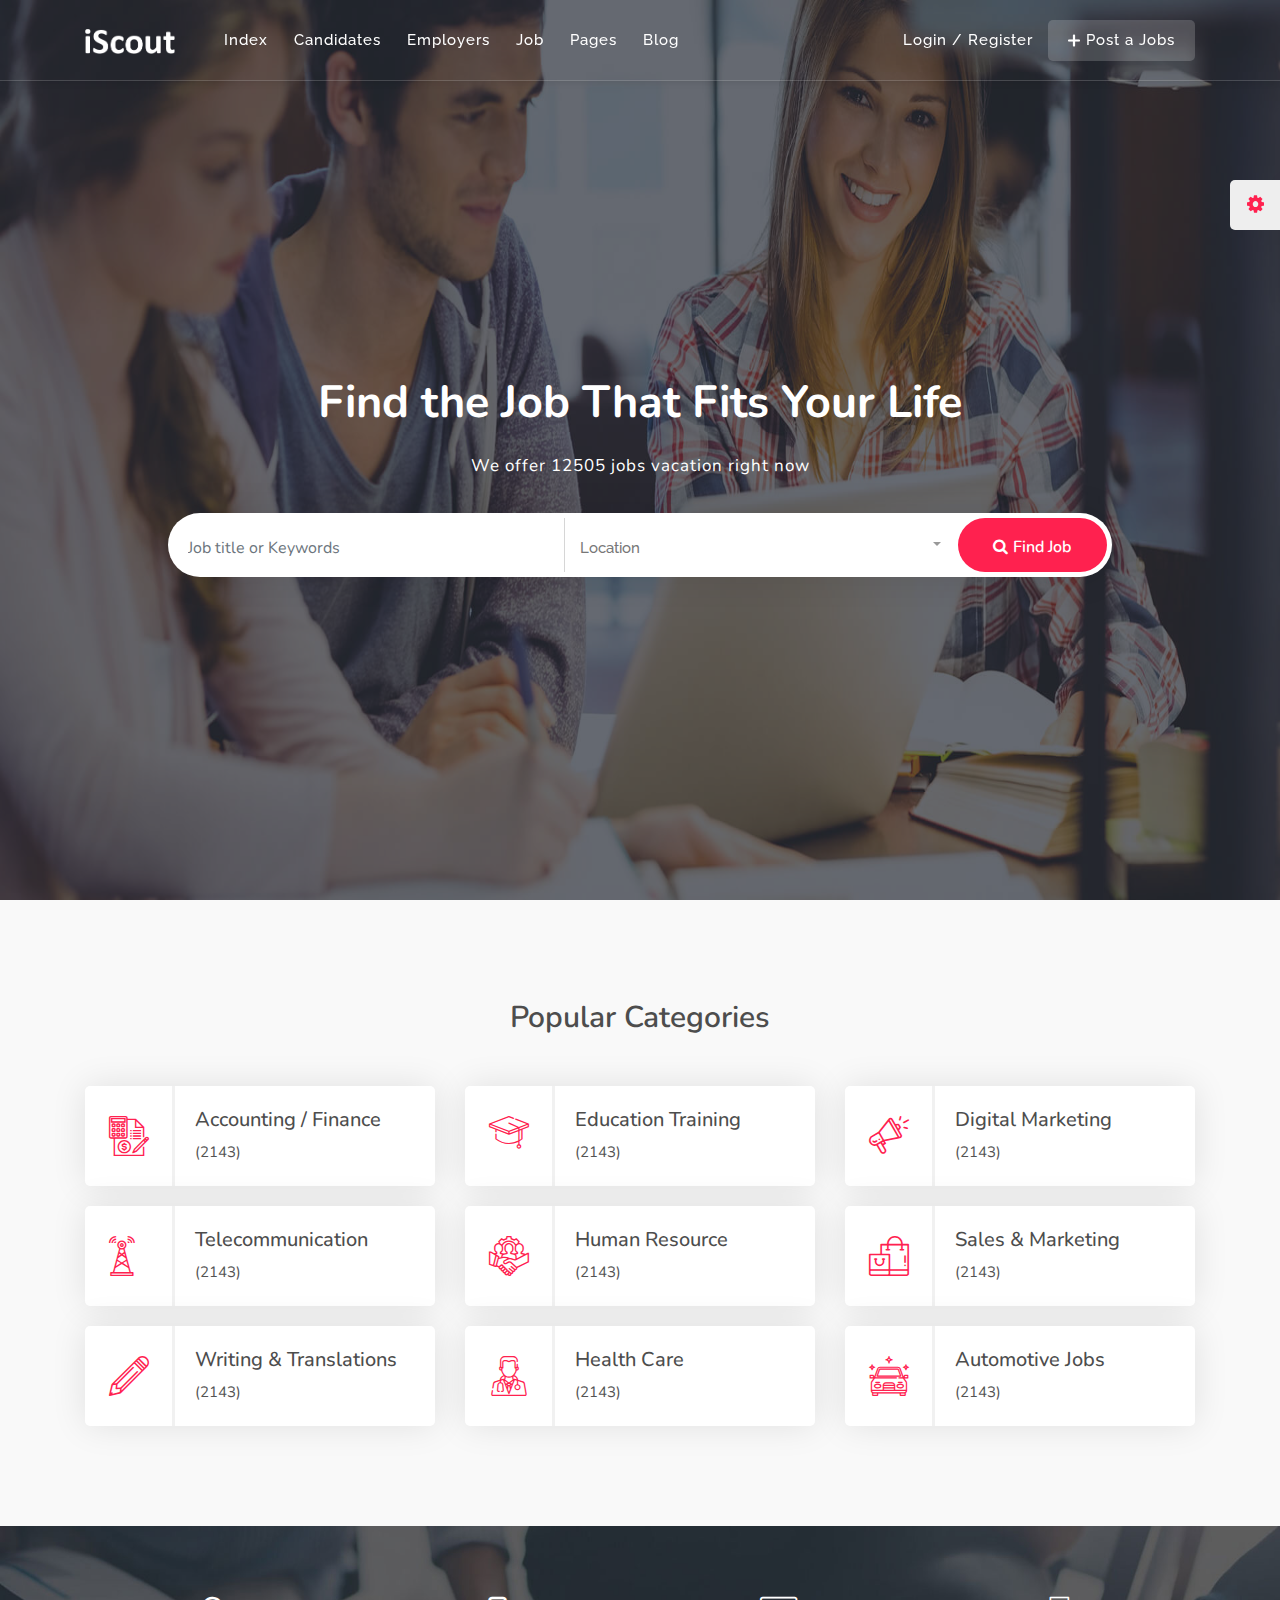
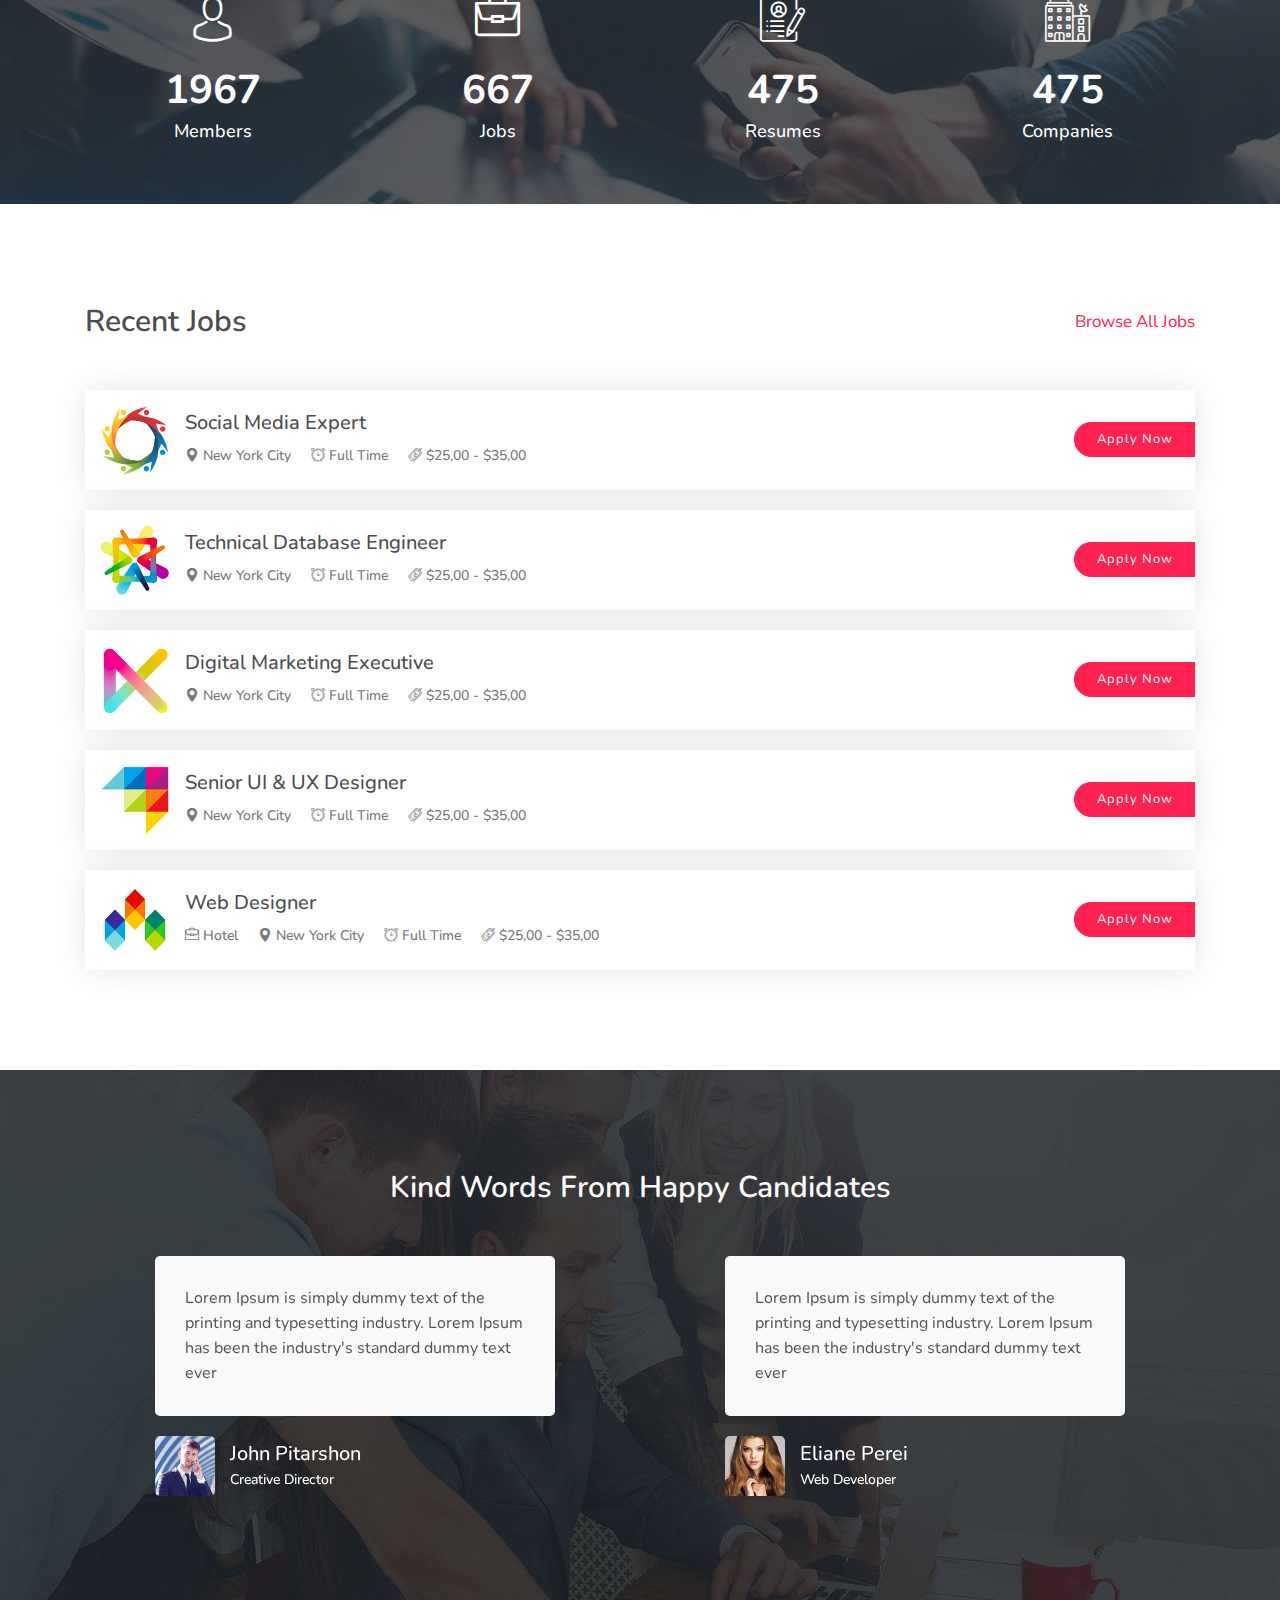
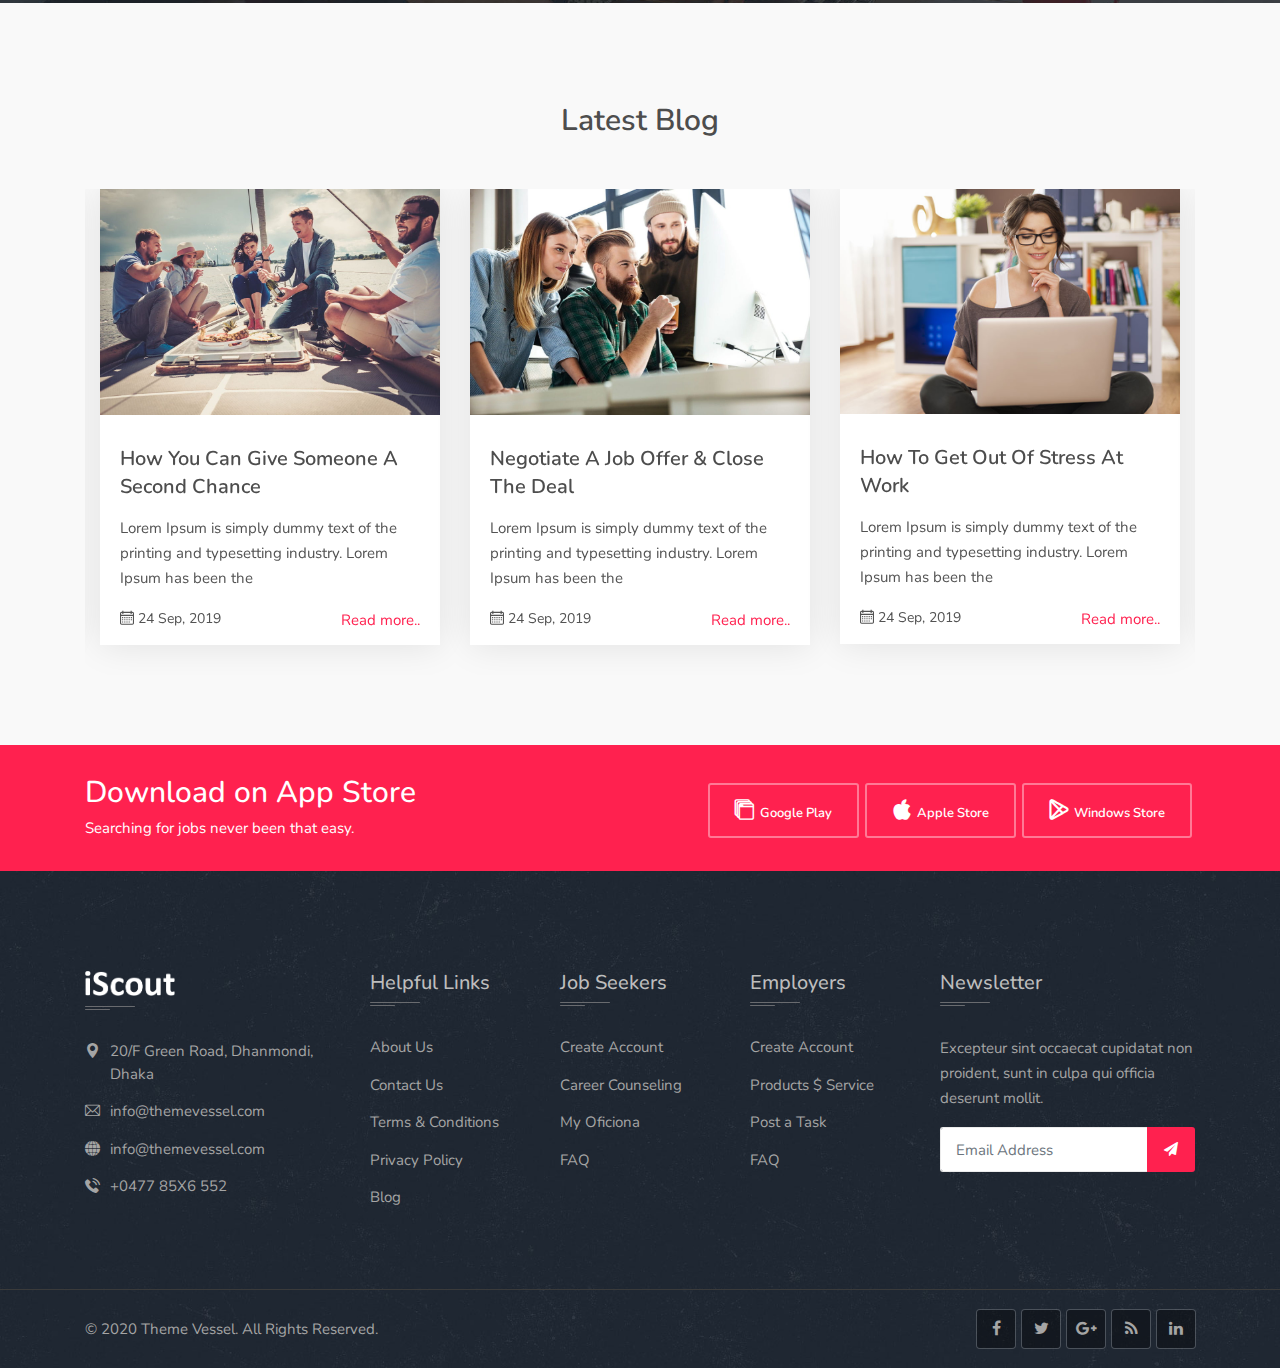
<file: index.html>
<!DOCTYPE html>
<html lang="zxx">

<!-- /index.html    10:05:48 GMT -->
<head>
    <title>iScout - Job Board HTML Template</title>
    <meta name="viewport" content="width=device-width, initial-scale=1.0">
    <meta charset="utf-8">

    <!-- External CSS libraries -->
    <link rel="stylesheet" type="text/css" href="css/bootstrap.min.css">
    <link rel="stylesheet" type="text/css" href="css/animate.min.css">
    <link rel="stylesheet" type="text/css" href="css/bootstrap-submenu.css">

    <link rel="stylesheet" type="text/css" href="css/bootstrap-select.min.css">
    <link rel="stylesheet" type="text/css" href="css/magnific-popup.css">
    <link rel="stylesheet" type="text/css" href="css/daterangepicker.css">
    <link rel="stylesheet" href="css/leaflet.css" type="text/css">
    <link rel="stylesheet" href="css/map.css" type="text/css">
    <link rel="stylesheet" type="text/css" href="fonts/font-awesome/css/font-awesome.min.css">
    <link rel="stylesheet" type="text/css" href="fonts/flaticon/font/flaticon.css">
    <link rel="stylesheet" type="text/css" href="fonts/linearicons/style.css">
    <link rel="stylesheet" type="text/css"  href="css/jquery.mCustomScrollbar.css">
    <link rel="stylesheet" type="text/css"  href="css/dropzone.css">
    <link rel="stylesheet" type="text/css"  href="css/slick.css">

    <!-- Custom stylesheet -->
    <link rel="stylesheet" type="text/css" href="css/style.css">
    <link rel="stylesheet" type="text/css" id="style_sheet" href="css/skins/red.css">

    <!-- Favicon icon -->
    <link rel="shortcut icon" href="img/favicon.ico" type="image/x-icon" >

    <!-- Google fonts -->
    <link href="https://fonts.googleapis.com/css?family=Nunito:300,400,600,700,800,900%7CRaleway:300,400,500,600,700&amp;display=swap" rel="stylesheet">

    <!-- IE10 viewport hack for Surface/desktop Windows 8 bug -->
    <link rel="stylesheet" type="text/css" href="css/ie10-viewport-bug-workaround.css">

    <!-- Just for debugging purposes. Don't actually copy these 2 lines! -->
    <!--[if lt IE 9]><script  src="js/ie8-responsive-file-warning.js"></script><![endif]-->
    <script  src="js/ie-emulation-modes-warning.js"></script>

    <!-- HTML5 shim and Respond.js for IE8 support of HTML5 elements and media queries -->
    <!--[if lt IE 9]>
    <script  src="js/html5shiv.min.js"></script>
    <script  src="js/respond.min.js"></script>
    <![endif]-->
</head>
<body>
<div class="page_loader"></div>

<!-- Main header start -->
<header class="main-header header-transparent sticky-header">
    <div class="container">
        <nav class="navbar navbar-expand-lg navbar-light">
            <a class="navbar-brand logo" href="index.html">
                <img src="img/logos/logo.png" alt="logo">
            </a>
            <button class="navbar-toggler" type="button" data-toggle="collapse" data-target="#navbarSupportedContent" aria-controls="navbarSupportedContent" aria-expanded="false" aria-label="Toggle navigation">
                <span class="fa fa-bars"></span>
            </button>
            <div class="collapse navbar-collapse" id="navbarSupportedContent">
                <ul class="navbar-nav header-ml">
                    <li class="nav-item dropdown active">
                        <a class="nav-link dropdown-toggle" href="#" id="navbarDropdownMenuLink" data-toggle="dropdown" aria-haspopup="true" aria-expanded="false">
                            Index
                        </a>
                        <ul class="dropdown-menu dm-2" aria-labelledby="navbarDropdownMenuLink">
                            <li><a class="dropdown-item" href="index.html">Index 01</a></li>
                            <li><a class="dropdown-item" href="index-2.html">Index 02</a></li>
                            <li><a class="dropdown-item" href="index-3.html">Index 03</a></li>
                            <li><a class="dropdown-item" href="index-4.html">Index 04</a></li>
                            <li><a class="dropdown-item" href="index-5.html">Index 05</a></li>
                        </ul>
                    </li>
                    <li class="nav-item dropdown">
                        <a class="nav-link dropdown-toggle" href="#" id="navbarDropdownMenuLink9" data-toggle="dropdown" aria-haspopup="true" aria-expanded="false">
                            Candidates
                        </a>
                        <ul class="dropdown-menu dm-2" aria-labelledby="navbarDropdownMenuLink9">
                            <li><a class="dropdown-item" href="candidate-list.html">Candidate List</a></li>
                            <li><a class="dropdown-item" href="candidate-grid.html">Candidate Grid</a></li>
                            <li><a class="dropdown-item" href="candidate-details.html">Candidate Details</a></li>
                            <li class="dropdown-submenu"><a class="dropdown-item dropdown-toggle" href="employer-dashboard.html">Candidate Dashboard</a>
                                <ul class="dropdown-menu dm-2">
                                    <li><a class="dropdown-item" href="dashboard.html">Dashboard</a></li>
                                    <li><a class="dropdown-item" href="edit-profile.html">Edit Profile</a></li>
                                    <li><a class="dropdown-item" href="add-resume.html">Add Resume</a></li>
                                    <li><a class="dropdown-item" href="bookmark.html">bookmark</a></li>
                                    <li><a class="dropdown-item" href="applied.html">Applied</a></li>
                                    <li><a class="dropdown-item" href="messages.html">Messages</a></li>
                                    <li><a class="dropdown-item" href="alerts.html">Job Alert</a></li>
                                    <li><a class="dropdown-item" href="transaction.html">Transaction</a></li>
                                </ul>
                            </li>
                        </ul>
                    </li>
                    <li class="nav-item dropdown">
                        <a class="nav-link dropdown-toggle" href="#" id="navbarDropdownMenuLink2" data-toggle="dropdown" aria-haspopup="true" aria-expanded="false">
                            Employers
                        </a>
                        <ul class="dropdown-menu dm-2" aria-labelledby="navbarDropdownMenuLink">
                            <li><a class="dropdown-item" href="employer-list.html">Employer List</a></li>
                            <li><a class="dropdown-item" href="employer-grid.html">Employer Grid</a></li>
                            <li><a class="dropdown-item" href="employer-details.html">Employer Details</a></li>
                            <li class="dropdown-submenu"><a class="dropdown-item dropdown-toggle" href="employer-dashboard.html">Employer Dashboard</a>
                                <ul class="dropdown-menu dm-2">
                                    <li><a class="dropdown-item" href="employer-dashboard.html">Dashboard</a></li>
                                    <li><a class="dropdown-item" href="employer-dashboard-edit-profile.html">Edit Profile</a></li>
                                    <li><a class="dropdown-item" href="employer-dashboard-post-job.html">Post a Job</a></li>
                                    <li><a class="dropdown-item" href="employer-dashboard-manage-job.html">Manage Job</a></li>
                                    <li><a class="dropdown-item" href="employer-dashboard-manage-candidate.html">Manage Candidate</a></li>
                                    <li><a class="dropdown-item" href="employer-dashboard-messages.html">Messages</a></li>
                                    <li><a class="dropdown-item" href="employer-dashboard-transaction.html">Transaction</a></li>
                                </ul>
                            </li>
                        </ul>
                    </li>
                    <li class="nav-item dropdown">
                        <a class="nav-link dropdown-toggle" href="#" id="navbarDropdownMenuLink10" data-toggle="dropdown" aria-haspopup="true" aria-expanded="false">
                            Job
                        </a>
                        <ul class="dropdown-menu dm-2" aria-labelledby="navbarDropdownMenuLink10">
                            <li><a class="dropdown-item" href="job-list.html">Job List</a></li>
                            <li><a class="dropdown-item" href="job-grid.html">Job Grid</a></li>
                            <li><a class="dropdown-item" href="job-details.html">Job Details</a></li>
                        </ul>
                    </li>
                    <li class="nav-item dropdown megamenu-li">
                        <a class="nav-link dropdown-toggle" href="#" id="dropdown01" data-toggle="dropdown" aria-haspopup="true" aria-expanded="false">Pages</a>
                        <div class="dropdown-menu megamenu" aria-labelledby="dropdown01">
                            <div class="megamenu-area">
                                <div class="row sobuz">
                                    <div class="col-sm-4 col-md-4 col-lg-4">
                                        <div class="megamenu-section">
                                            <h6 class="megamenu-title">Pages</h6>
                                            <a class="dropdown-item" href="about.html">About Us</a>
                                            <a class="dropdown-item" href="our-team.html">Our Team</a>
                                            <a class="dropdown-item" href="pricing-plan.html">Pricing Plan</a>
                                            <a class="dropdown-item" href="terms-and-policies.html">Terms And Policies</a>
                                            <a class="dropdown-item" href="how-it-work.html">How It Work</a>
                                        </div>
                                    </div>
                                    <div class="col-sm-4 col-md-4 col-lg-4">
                                        <div class="megamenu-section">
                                            <h6 class="megamenu-title">Pages</h6>
                                            <a class="dropdown-item" href="contact.html">Contact Us</a>
                                            <a class="dropdown-item" href="invoices.html">Invoice</a>
                                            <a class="dropdown-item" href="faq.html">Faq</a>
                                            <a class="dropdown-item" href="icon.html">Icons</a>
                                            <a class="dropdown-item" href="typoghrapy.html">Typoghrapy</a>
                                        </div>
                                    </div>
                                    <div class="col-sm-4 col-md-4 col-lg-4">
                                        <div class="megamenu-section">
                                            <h6 class="megamenu-title">Pages</h6>
                                            <a class="dropdown-item" href="coming-soon.html">Coming Soon</a>
                                            <a class="dropdown-item" href="login.html">Login</a>
                                            <a class="dropdown-item" href="signup.html">Register</a>
                                            <a class="dropdown-item" href="404.html">Error Page</a>
                                        </div>
                                    </div>
                                </div>
                            </div>
                        </div>
                    </li>
                    <li class="nav-item dropdown">
                        <a class="nav-link dropdown-toggle" href="#" id="navbarDropdownMenuLink7" data-toggle="dropdown" aria-haspopup="true" aria-expanded="false">
                            Blog
                        </a>
                        <ul class="dropdown-menu dm-2" aria-labelledby="navbarDropdownMenuLink7">
                            <li><a class="dropdown-item" href="blog-columns-2.html">Blog 2 Columns</a></li>
                            <li><a class="dropdown-item" href="blog-columns-3.html">Blog 3 Columns</a></li>
                            <li><a class="dropdown-item" href="blog-right-sidebar.html">Blog Right Sidebar</a></li>
                            <li><a class="dropdown-item" href="blog-details.html">Blog Details</a></li>
                        </ul>
                    </li>
                </ul>
                <ul class="navbar-nav ml-auto">
                    <li class="nav-item ni-2">
                        <a class="nav-link" href="login.html">
                            Login
                        </a>
                    </li>
                    <li class="nav-item ni-2">
                        <a class="nav-link deffold" href="#">
                            /
                        </a>
                    </li>
                    <li class="nav-item ni-2">
                        <a class="nav-link" href="signup.html">
                            Register
                        </a>
                    </li>
                    <li class="nav-item">
                        <a href="#" class="nav-link link-color"><i class="flaticon-plus"></i> Post a Jobs</a>
                    </li>
                </ul>
            </div>
        </nav>
    </div>
</header>
<!-- Main header end -->

<!-- Banner start -->
<div class="banner" id="banner">
    <div id="carouselExampleIndicators" class="carousel slide" data-ride="carousel">
        <div class="carousel-inner">
            <div class="carousel-item item-bg active">
                <img class="d-block w-100 h-100" src="img/banner/banner-3.jpg" alt="banner">
                <div class="carousel-caption banner-slider-inner d-flex h-100">
                    <div class="carousel-content container">
                        <div class="banner-inner mt-60">
                            <div class="text-center">
                                <h3 class="b-text">Find the Job That Fits Your Life</h3>
                                <p class="p-text">We offer 12505 jobs vacation right now</p>
                                <div class="inline-search-area ml-auto mr-auto isa-3">
                                    <div class="search-boxs">
                                        <div class="search-col">
                                            <input type="text" name="search" class="form-control has-icon b-radius" placeholder="Job title or Keywords">
                                        </div>
                                        <div class="search-col">
                                            <select class="selectpicker search-fields" name="location">
                                                <option>Location</option>
                                                <option>New York</option>
                                                <option>Australian</option>
                                                <option>Canada</option>
                                                <option>London</option>
                                            </select>
                                        </div>
                                        <div class="find">
                                            <button class="btn button-theme btn-search btn-block b-radius">
                                                <i class="fa fa-search"></i><strong>Find Job</strong>
                                            </button>
                                        </div>
                                    </div>
                                </div>
                            </div>
                        </div>
                    </div>
                </div>
            </div>
        </div>
    </div>
</div>
<!-- banner end -->

<!-- Popular categories strat -->
<div class="popular-categories content-area-7 bg-grea">
    <div class="container">
        <!-- Main title -->
        <div class="main-title text-center">
            <h1>Popular Categories</h1>
        </div>
        <div class="row">
            <div class="col-lg-4 col-md-6">
                <div class="media categorie-box-2">
                    <a class="icon" href="#">
                        <i class="flaticon-money"></i>
                    </a>
                    <div class="media-body align-self-center">
                        <h5>Accounting / Finance</h5>
                        <span>(2143)</span>
                    </div>
                </div>
            </div>
            <div class="col-lg-4 col-md-6">
                <div class="media categorie-box-2">
                    <a class="icon" href="#">
                        <i class="flaticon-student"></i>
                    </a>
                    <div class="media-body align-self-center">
                        <h5>Education Training</h5>
                        <span>(2143)</span>
                    </div>
                </div>
            </div>
            <div class="col-lg-4 col-md-6">
                <div class="media categorie-box-2">
                    <a class="icon" href="#">
                        <i class="flaticon-shout"></i>
                    </a>
                    <div class="media-body align-self-center">
                        <h5>Digital Marketing</h5>
                        <span>(2143)</span>
                    </div>
                </div>
            </div>
            <div class="col-lg-4 col-md-6">
                <div class="media categorie-box-2">
                    <a class="icon" href="#">
                        <i class="flaticon-tower"></i>
                    </a>
                    <div class="media-body align-self-center">
                        <h5>Telecommunication</h5>
                        <span>(2143)</span>
                    </div>
                </div>
            </div>
            <div class="col-lg-4 col-md-6">
                <div class="media categorie-box-2">
                    <a class="icon" href="#">
                        <i class="flaticon-team"></i>
                    </a>
                    <div class="media-body align-self-center">
                        <h5>Human Resource</h5>
                        <span>(2143)</span>
                    </div>
                </div>
            </div>
            <div class="col-lg-4 col-md-6">
                <div class="media categorie-box-2">
                    <a class="icon" href="#">
                        <i class="flaticon-sale"></i>
                    </a>
                    <div class="media-body align-self-center">
                        <h5>Sales & Marketing</h5>
                        <span>(2143)</span>
                    </div>
                </div>
            </div>
            <div class="col-lg-4 col-md-6">
                <div class="media categorie-box-2">
                    <a class="icon" href="#">
                        <i class="flaticon-pencil"></i>
                    </a>
                    <div class="media-body align-self-center">
                        <h5>Writing & Translations</h5>
                        <span>(2143)</span>
                    </div>
                </div>
            </div>
            <div class="col-lg-4 col-md-6">
                <div class="media categorie-box-2">
                    <a class="icon" href="#">
                        <i class="flaticon-doctor"></i>
                    </a>
                    <div class="media-body align-self-center">
                        <h5>Health Care</h5>
                        <span>(2143)</span>
                    </div>
                </div>
            </div>
            <div class="col-lg-4 col-md-6">
                <div class="media categorie-box-2">
                    <a class="icon" href="#">
                        <i class="flaticon-car"></i>
                    </a>
                    <div class="media-body align-self-center">
                        <h5>Automotive Jobs</h5>
                        <span>(2143)</span>
                    </div>
                </div>
            </div>

        </div>
    </div>
</div>
<!-- Popular categories end -->

<!-- Counters strat -->
<div class="counters">
    <div class="container">
        <div class="row">
            <div class="col-lg-3 col-md-3 col-sm-6">
                <div class="counter-box">
                    <i class="flaticon-user"></i>
                    <h1 class="counter">1967</h1>
                    <p>Members</p>
                </div>
            </div>
            <div class="col-lg-3 col-md-3 col-sm-6">
                <div class="counter-box">
                    <i class="flaticon-work"></i>
                    <h1 class="counter">667</h1>
                    <p>Jobs</p>
                </div>
            </div>
            <div class="col-lg-3 col-md-3 col-sm-6">
                <div class="counter-box">
                    <i class="flaticon-portfolio"></i>
                    <h1 class="counter">475</h1>
                    <p>Resumes</p>
                </div>
            </div>
            <div class="col-lg-3 col-md-3 col-sm-6">
                <div class="counter-box">
                    <i class="flaticon-branch"></i>
                    <h1 class="counter">475</h1>
                    <p>Companies</p>
                </div>
            </div>
        </div>
    </div>
</div>
<!-- Counters end -->

<!-- Job section strat -->
<div class="job-section content-area-5">
    <div class="container">
        <div class="row">
            <div class="col-lg-12">
                <div class="main-title-2">
                    <h1>Recent Jobs</h1>
                    <a href="#" class="float-right baj">Browse All Jobs</a>
                </div>
            </div>
        </div>
        <div class="row">
            <div class="col-lg-12">
                <div class="job-item media">
                    <a class="icon" href="#">
                        <div class="company-logo">
                            <img src="img/company-logo/logo-3.png" alt="logo">
                        </div>
                    </a>
                    <div class="media-body align-self-center">
                        <h4><a href="#">Social Media Expert</a></h4>
                        <div class="job-ad-item">
                            <ul>
                                <li><i class="flaticon-pin"></i> New York City</li>
                                <li><i class="flaticon-clock"></i> Full Time</li>
                                <li><i class="flaticon-discount"></i> $25,00 - $35,00</li>
                            </ul>
                        </div>
                        <div class="div-right">
                            <a href="#" class="apply-button">Apply Now</a>
                        </div>
                    </div>
                </div>
                <div class="job-item media">
                    <a class="icon" href="#">
                        <div class="company-logo">
                            <img src="img/company-logo/logo-4.png" alt="logo">
                        </div>
                    </a>
                    <div class="media-body align-self-center">
                        <h4><a href="#">Technical Database Engineer</a></h4>
                        <div class="job-ad-item">
                            <ul>
                                <li><i class="flaticon-pin"></i> New York City</li>
                                <li><i class="flaticon-clock"></i> Full Time</li>
                                <li><i class="flaticon-discount"></i> $25,00 - $35,00</li>
                            </ul>
                        </div>
                        <div class="div-right">
                            <a href="#" class="apply-button">Apply Now</a>
                        </div>
                    </div>
                </div>
                <div class="job-item media">
                    <a class="icon" href="#">
                        <div class="company-logo">
                            <img src="img/company-logo/logo-1.png" alt="logo">
                        </div>
                    </a>
                    <div class="media-body align-self-center">
                        <h4><a href="#">Digital Marketing Executive</a></h4>
                        <div class="job-ad-item">
                            <ul>
                                <li><i class="flaticon-pin"></i> New York City</li>
                                <li><i class="flaticon-clock"></i> Full Time</li>
                                <li><i class="flaticon-discount"></i> $25,00 - $35,00</li>
                            </ul>
                        </div>
                        <div class="div-right">
                            <a href="#" class="apply-button">Apply Now</a>
                        </div>
                    </div>
                </div>
                <div class="job-item media">
                    <a class="icon" href="#">
                        <div class="company-logo">
                            <img src="img/company-logo/logo-2.png" alt="logo">
                        </div>
                    </a>
                    <div class="media-body align-self-center">
                        <h4><a href="#">Senior UI & UX Designer</a></h4>
                        <div class="job-ad-item">
                            <ul>
                                <li><i class="flaticon-pin"></i> New York City</li>
                                <li><i class="flaticon-clock"></i> Full Time</li>
                                <li><i class="flaticon-discount"></i> $25,00 - $35,00</li>
                            </ul>
                        </div>
                        <div class="div-right">
                            <a href="#" class="apply-button">Apply Now</a>
                        </div>
                    </div>
                </div>
                <div class="job-item media mb-0">
                    <a class="icon" href="#">
                        <div class="company-logo">
                            <img src="img/company-logo/logo-5.png" alt="logo">
                        </div>
                    </a>
                    <div class="media-body align-self-center">
                        <h4><a href="#">Web Designer</a></h4>
                        <div class="job-ad-item">
                            <ul>
                                <li><i class="flaticon-work"></i> Hotel</li>
                                <li><i class="flaticon-pin"></i> New York City</li>
                                <li><i class="flaticon-clock"></i> Full Time</li>
                                <li><i class="flaticon-discount"></i> $25,00 - $35,00</li>
                            </ul>
                        </div>
                        <div class="div-right">
                            <a href="#" class="apply-button">Apply Now</a>
                        </div>
                    </div>
                </div>
            </div>
        </div>
    </div>
</div>
<!-- Job section end -->

<!-- Testimonial start -->
<div class="testimonial">
    <div class="container">
        <div class="main-title-3">
            <h1>Kind Words From Happy Candidates</h1>
        </div>
        <div class="slick-slider-area">
            <div class="row slick-carousel" data-slick='{"slidesToShow": 2, "responsive":[{"breakpoint": 1024,"settings":{"slidesToShow": 2}}, {"breakpoint": 768,"settings":{"slidesToShow": 1}}]}'>
                <div class="slick-slide-item">
                    <div class="testimonial-inner">
                        <div class="content-box">
                            <p>Lorem Ipsum is simply dummy text of the printing and typesetting industry. Lorem Ipsum has been the industry's standard dummy text ever</p>
                        </div>
                        <div class="media">
                            <a href="#">
                                <img src="img/avatar/avatar-2.jpg" alt="testimonial-avatar" class="img-fluid">
                            </a>
                            <div class="media-body align-self-center">
                                <h5>
                                    Eliane Perei
                                </h5>
                                <h6>Web Developer</h6>
                            </div>
                        </div>
                    </div>
                </div>
                <div class="slick-slide-item">
                    <div class="testimonial-inner">
                        <div class="content-box">
                            <p>Lorem Ipsum is simply dummy text of the printing and typesetting industry. Lorem Ipsum has been the industry's standard dummy text ever</p>
                        </div>
                        <div class="media">
                            <a href="#">
                                <img src="img/avatar/avatar-3.jpg" alt="testimonial-avatar" class="img-fluid">
                            </a>
                            <div class="media-body align-self-center">
                                <h5>
                                    Maria Blank
                                </h5>
                                <h6>Office Manager</h6>
                            </div>
                        </div>
                    </div>
                </div>
                <div class="slick-slide-item">
                    <div class="testimonial-inner">
                        <div class="content-box">
                            <p>Lorem Ipsum is simply dummy text of the printing and typesetting industry. Lorem Ipsum has been the industry's standard dummy text ever</p>
                        </div>
                        <div class="media">
                            <a href="#">
                                <img src="img/avatar/avatar-4.jpg" alt="testimonial-avatar" class="img-fluid">
                            </a>
                            <div class="media-body align-self-center">
                                <h5>
                                    Karen Paran
                                </h5>
                                <h6>Support Manager</h6>
                            </div>
                        </div>
                    </div>
                </div>
                <div class="slick-slide-item">
                    <div class="testimonial-inner">
                        <div class="content-box">
                            <p>Lorem Ipsum is simply dummy text of the printing and typesetting industry. Lorem Ipsum has been the industry's standard dummy text ever</p>
                        </div>
                        <div class="media">
                            <a href="#">
                                <img src="img/avatar/avatar-1.jpg" alt="testimonial-avatar" class="img-fluid">
                            </a>
                            <div class="media-body align-self-center">
                                <h5>
                                    John Pitarshon
                                </h5>
                                <h6>Creative Director</h6>
                            </div>
                        </div>
                    </div>
                </div>
            </div>
        </div>
    </div>
</div>
<!-- Testimonial end -->

<!-- Blog start -->
<div class="blog content-area bg-grea">
    <div class="container">
        <!-- Main title -->
        <div class="main-title">
            <h1>Latest Blog</h1>
        </div>
        <div class="container">
            <div class="slick-slider-area">
                <div class="row slick-carousel" data-slick='{"slidesToShow": 3, "responsive":[{"breakpoint": 1024,"settings":{"slidesToShow": 2}}, {"breakpoint": 768,"settings":{"slidesToShow": 1}}]}'>
                    <div class="slick-slide-item">
                        <div class="blog-3">
                            <div class="blog-photo">
                                <img src="img/blog/blog-3.jpg" alt="blog" class="img-fluid">
                            </div>
                            <div class="detail">
                                <h3>
                                    <a href="blog-details.html">Negotiate A Job Offer & Close The Deal</a>
                                </h3>
                                <p>Lorem Ipsum is simply dummy text of the printing and typesetting industry. Lorem Ipsum has been the</p>
                                <div class="footer">
                                    <div class="float-left">
                                        <p class="date"><i class="flaticon-calendar"></i> 24 Sep, 2019</p>
                                    </div>
                                    <div class="float-right">
                                        <a href="#">Read more..</a>
                                    </div>
                                </div>
                            </div>
                        </div>
                    </div>
                    <div class="slick-slide-item">
                        <div class="blog-3">
                            <div class="blog-photo">
                                <img src="img/blog/blog-2.jpg" alt="blog" class="img-fluid">
                            </div>
                            <div class="detail">
                                <h3>
                                    <a href="blog-details.html">How To Get Out Of Stress At Work</a>
                                </h3>
                                <p>Lorem Ipsum is simply dummy text of the printing and typesetting industry. Lorem Ipsum has been the</p>
                                <div class="footer">
                                    <div class="float-left">
                                        <p class="date"><i class="flaticon-calendar"></i> 24 Sep, 2019</p>
                                    </div>
                                    <div class="float-right">
                                        <a href="#">Read more..</a>
                                    </div>
                                </div>
                            </div>
                        </div>
                    </div>
                    <div class="slick-slide-item">
                        <div class="blog-3">
                            <div class="blog-photo">
                                <img src="img/blog/blog-1.jpg" alt="blog" class="img-fluid">
                            </div>
                            <div class="detail">
                                <h3>
                                    <a href="blog-details.html">How You Can Give Someone A Second Chance</a>
                                </h3>
                                <p>Lorem Ipsum is simply dummy text of the printing and typesetting industry. Lorem Ipsum has been the</p>
                                <div class="footer">
                                    <div class="float-left">
                                        <p class="date"><i class="flaticon-calendar"></i> 24 Sep, 2019</p>
                                    </div>
                                    <div class="float-right">
                                        <a href="#">Read more..</a>
                                    </div>
                                </div>
                            </div>
                        </div>
                    </div>
                    <div class="slick-slide-item">
                        <div class="blog-3">
                            <div class="blog-photo">
                                <img src="img/blog/blog-1.jpg" alt="blog" class="img-fluid">
                            </div>
                            <div class="detail">
                                <h3>
                                    <a href="blog-details.html">How You Can Give Someone A Second Chance</a>
                                </h3>
                                <p>Lorem Ipsum is simply dummy text of the printing and typesetting industry. Lorem Ipsum has been the</p>
                                <div class="footer">
                                    <div class="float-left">
                                        <p class="date"><i class="flaticon-calendar"></i> 24 Sep, 2019</p>
                                    </div>
                                    <div class="float-right">
                                        <a href="#">Read more..</a>
                                    </div>
                                </div>
                            </div>
                        </div>
                    </div>
                </div>
            </div>
        </div>
    </div>
</div>
<!-- Blog end -->

<!-- Intro section -->
<div class="intro-section">
    <div class="container">
        <div class="row">
            <div class="col-lg-5 col-md-12 col-sm-12">
                <div class="intro-text">
                    <h3>Download on App Store</h3>
                    <p>Searching for jobs never been that easy.</p>
                </div>
            </div>
            <div class="col-lg-7 col-md-12 col-sm-12">
                <div class="app-download-button">
                    <a href="#" class="android-app"><i class="flaticon-google-play"></i>Windows Store</a>
                    <a href="#" class="apple-app"><i class="flaticon-apple"></i>Apple Store</a>
                    <a href="#" class="android-app"><i class="flaticon-app-1"></i>Google Play</a>
                </div>
            </div>
        </div>
    </div>
</div>
<!-- Intro end -->

<!-- Footer start -->
<footer class="footer">
    <div class="container footer-inner">
        <div class="row">
            <div class="col-xl-3 col-lg-3 col-md-4 col-sm-6">
                <div class="footer-item clearfix">
                    <img src="img/logos/logo.png" alt="logo" class="f-logo">
                    <div class="s-border"></div>
                    <div class="m-border"></div>
                    <ul class="contact-info">
                        <li>
                            <i class="flaticon-pin"></i>20/F Green Road, Dhanmondi, Dhaka
                        </li>
                        <li>
                            <i class="flaticon-mail"></i><a href="mailto:sales@hotelempire.com">info@themevessel.com</a>
                        </li>
                        <li>
                            <i class="flaticon-internet"></i><a href="mailto:sales@hotelempire.com">info@themevessel.com</a>
                        </li>
                        <li>
                            <i class="flaticon-phone"></i><a href="tel:+55-417-634-7071">+0477 85X6 552</a>
                        </li>
                    </ul>
                </div>
            </div>
            <div class="col-xl-2 col-lg-2 col-md-4 col-sm-6">
                <div class="footer-item">
                    <h4>Helpful Links</h4>
                    <div class="s-border"></div>
                    <div class="m-border"></div>
                    <ul class="links">
                        <li>
                            <a href="#">About Us</a>
                        </li>
                        <li>
                            <a href="#">Contact Us</a>
                        </li>
                        <li>
                            <a href="#">Terms & Conditions</a>
                        </li>
                        <li>
                            <a href="#">Privacy Policy</a>
                        </li>
                        <li>
                            <a href="#">Blog</a>
                        </li>
                    </ul>
                </div>
            </div>
            <div class="col-xl-2 col-lg-2 col-md-4 col-sm-6">
                <div class="footer-item">
                    <h4>Job Seekers</h4>
                    <div class="s-border"></div>
                    <div class="m-border"></div>
                    <ul class="links">
                        <li>
                            <a href="#">Create Account</a>
                        </li>
                        <li>
                            <a href="about.html">Career Counseling</a>
                        </li>
                        <li>
                            <a href="pricing-tables.html">My Oficiona</a>
                        </li>
                        <li>
                            <a href="contact.html">FAQ</a>
                        </li>
                    </ul>
                </div>
            </div>
            <div class="col-xl-2 col-lg-2 col-md-4 col-sm-6">
                <div class="footer-item">
                    <h4>Employers</h4>
                    <div class="s-border"></div>
                    <div class="m-border"></div>
                    <ul class="links">
                        <li>
                            <a href="#">Create Account</a>
                        </li>
                        <li>
                            <a href="#">Products $ Service</a>
                        </li>
                        <li>
                            <a href="#">Post a Task</a>
                        </li>
                        <li>
                            <a href="#">FAQ</a>
                        </li>
                    </ul>
                </div>
            </div>
            <div class="col-xl-3 col-lg-3 col-md-8 col-sm-12">
                <div class="footer-item clearfix">
                    <h4>Newsletter</h4>
                    <div class="s-border"></div>
                    <div class="m-border"></div>
                    <div class="Subscribe-box">
                        <p>Excepteur sint occaecat cupidatat non proident, sunt in culpa qui officia deserunt mollit.</p>
                        <form class="form-inline" action="#" method="GET">
                            <input type="text" class="form-control mb-sm-0" id="inlineFormInputName3" placeholder="Email Address">
                            <button type="submit" class="btn"><i class="fa fa-paper-plane"></i></button>
                        </form>
                    </div>
                </div>
            </div>
        </div>
    </div>
    <div class="sub-footer">
        <div class="container">
            <div class="row">
                <div class="col-xl-9 col-lg-9 col-md-12">
                    <p class="copy">© 2020 <a href="#">Theme Vessel.</a> All Rights Reserved.</p>
                </div>
                <div class="col-xl-3 col-lg-3 col-md-12">
                    <ul class="social-list clearfix">
                        <li><a href="#"><i class="fa fa-facebook"></i></a></li>
                        <li><a href="#"><i class="fa fa-twitter"></i></a></li>
                        <li><a href="#"><i class="fa fa-google-plus"></i></a></li>
                        <li><a href="#"><i class="fa fa-rss"></i></a></li>
                        <li><a href="#"><i class="fa fa-linkedin"></i></a></li>
                    </ul>
                </div>
            </div>
        </div>
    </div>
</footer>
<!-- Footer end -->

<script src="js/jquery-2.2.0.min.js"></script>
<script src="js/popper.min.js"></script>
<script src="js/bootstrap.min.js"></script>
<script  src="js/bootstrap-submenu.js"></script>
<script  src="js/rangeslider.js"></script>
<script  src="js/jquery.mb.YTPlayer.js"></script>
<script  src="js/bootstrap-select.min.js"></script>
<script  src="js/jquery.easing.1.3.js"></script>
<script  src="js/jquery.scrollUp.js"></script>
<script  src="js/jquery.mCustomScrollbar.concat.min.js"></script>
<script  src="js/leaflet.js"></script>
<script  src="js/leaflet-providers.js"></script>
<script  src="js/leaflet.markercluster.js"></script>
<script  src="js/moment.min.js"></script>
<script  src="js/daterangepicker.min.js"></script>
<script  src="js/dropzone.js"></script>
<script  src="js/slick.min.js"></script>
<script  src="js/jquery.filterizr.js"></script>
<script  src="js/jquery.magnific-popup.min.js"></script>
<script  src="js/jquery.countdown.js"></script>
<script  src="js/maps.js"></script>
<script  src="js/app.js"></script>

<!-- IE10 viewport hack for Surface/desktop Windows 8 bug -->
<script  src="js/ie10-viewport-bug-workaround.js"></script>
<!-- Custom javascript -->
<script  src="js/ie10-viewport-bug-workaround.js"></script>
</body>

<!-- /index.html    10:05:48 GMT -->
</html>
</file>
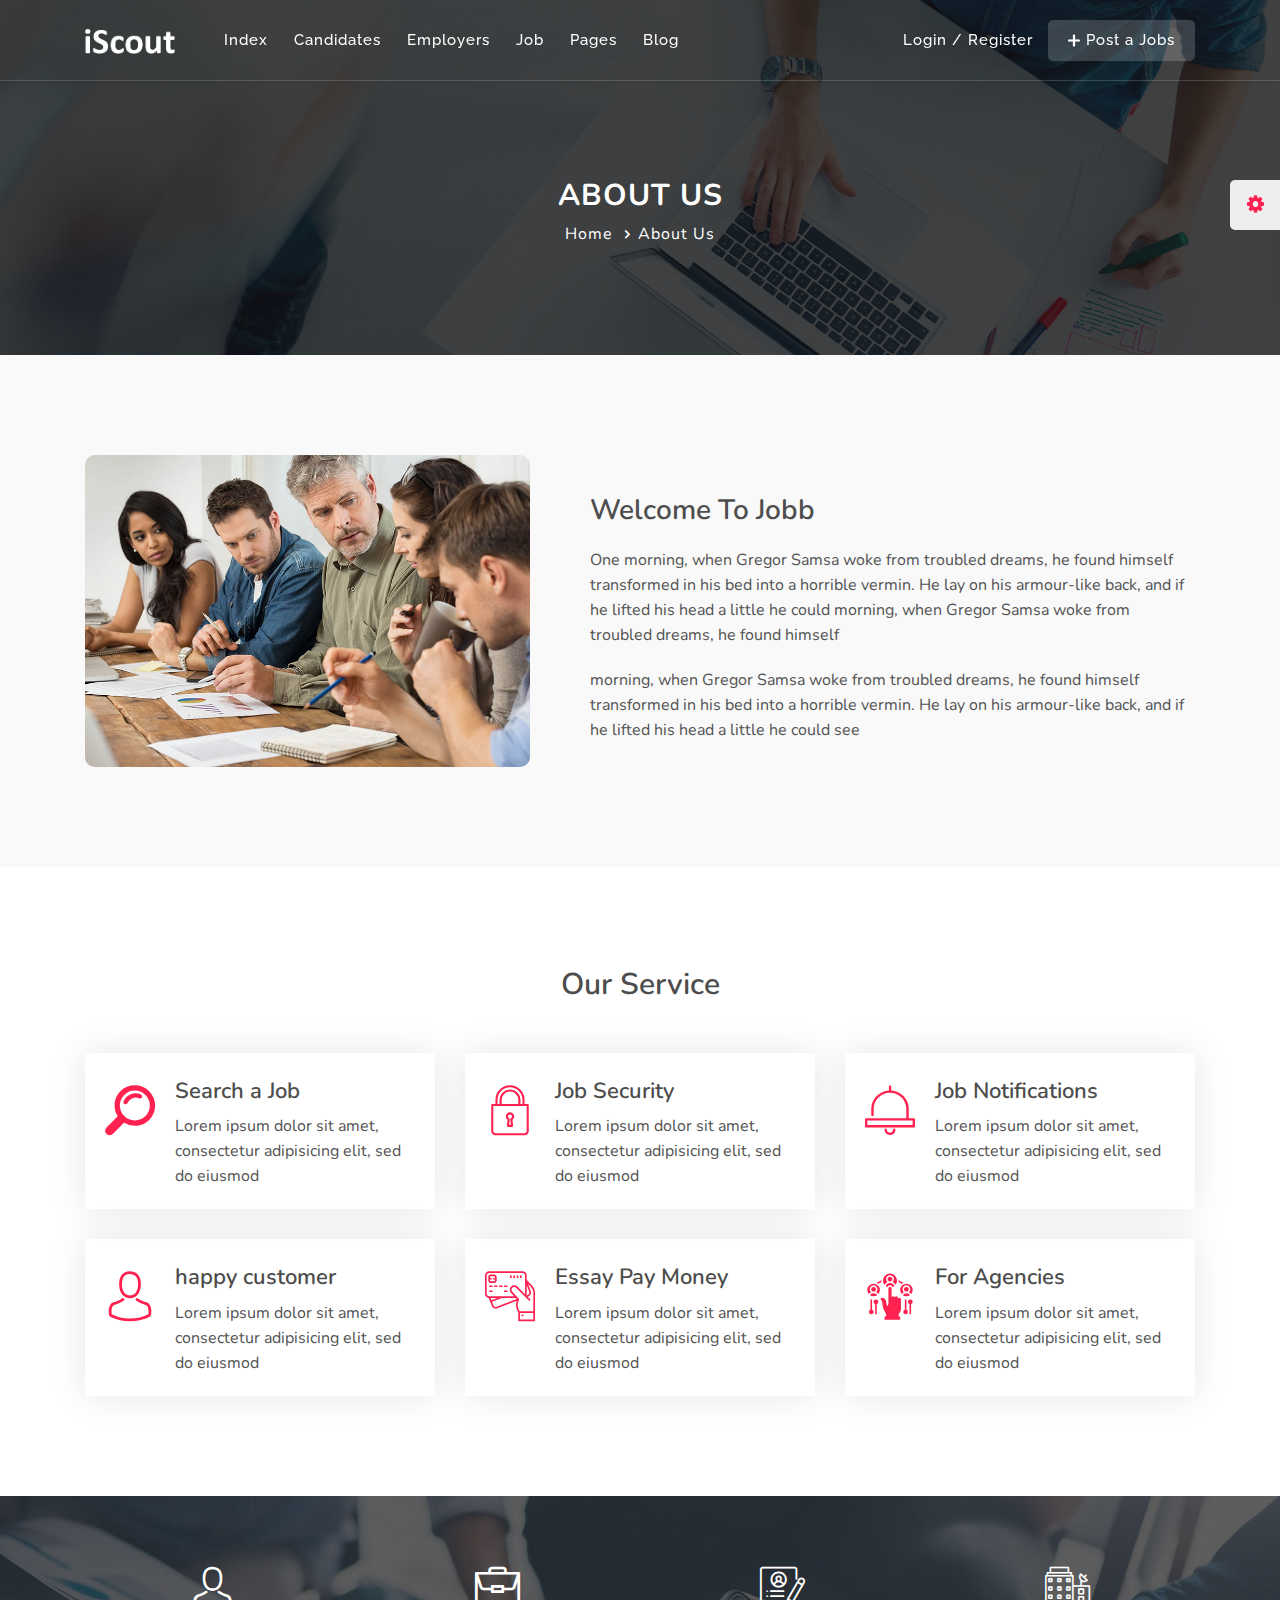
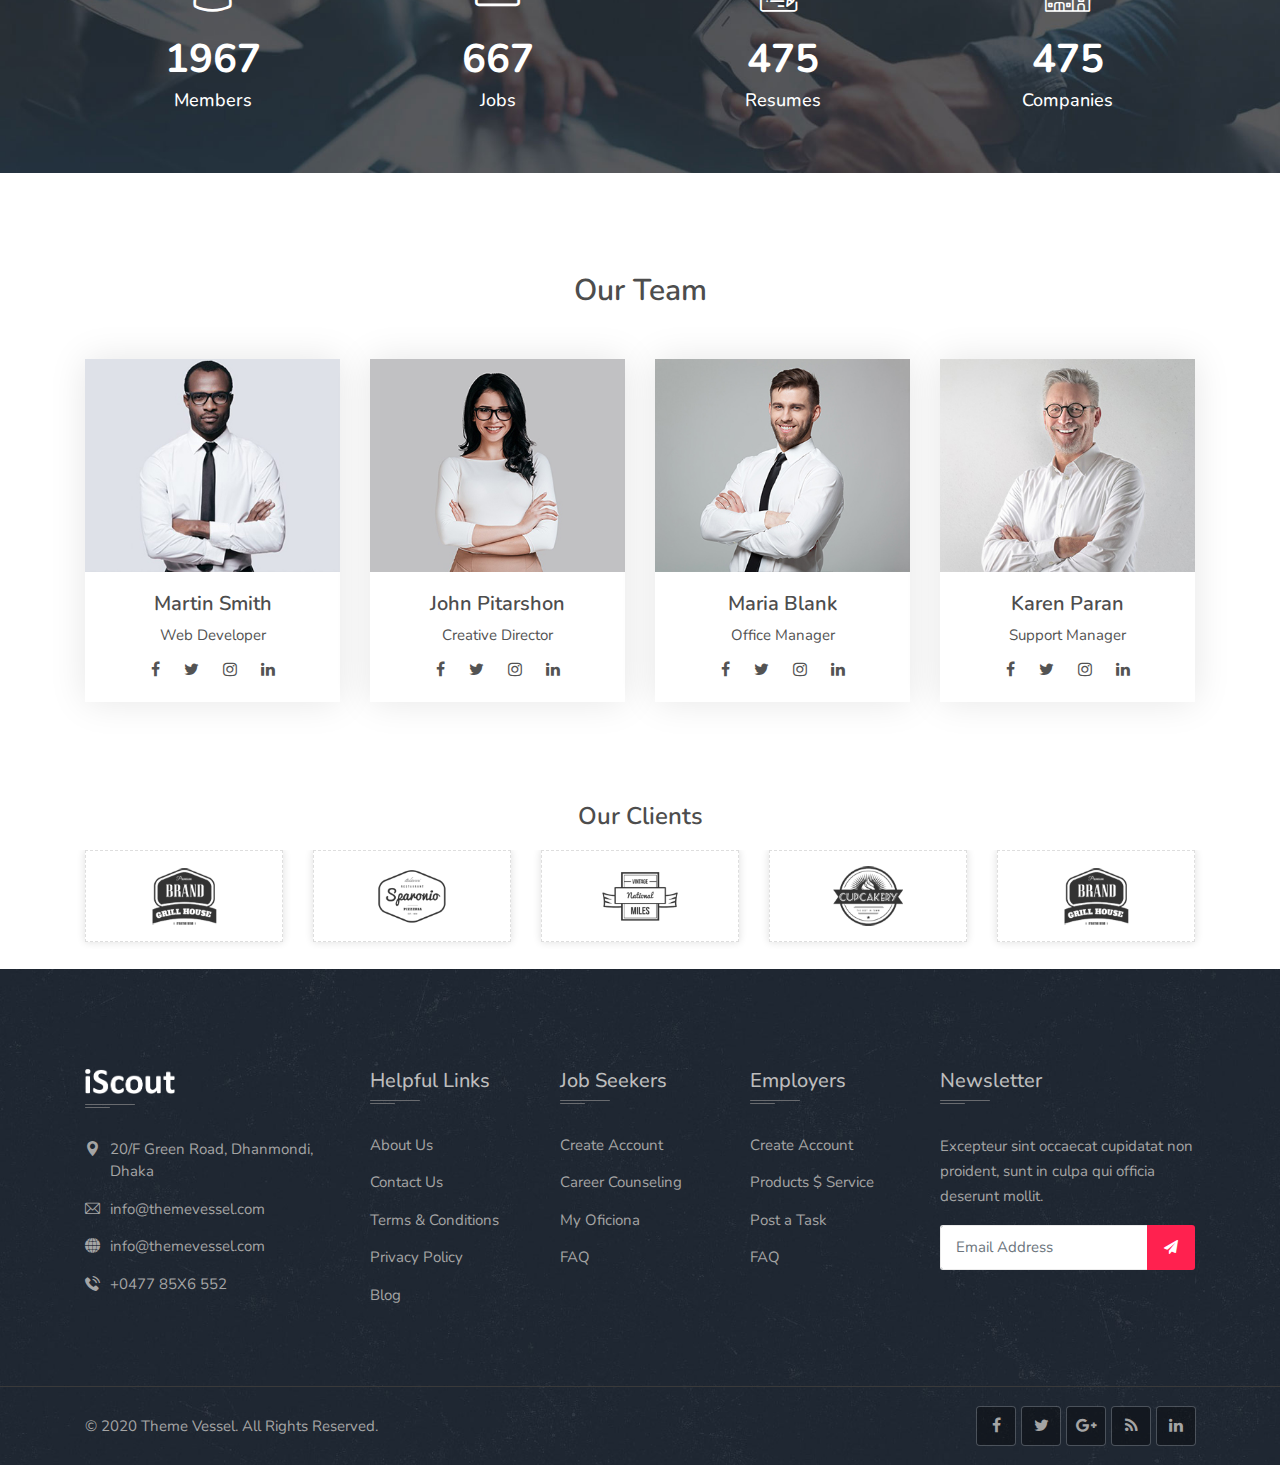
<file: about.html>
<!DOCTYPE html>
<html lang="zxx">

<!-- /about.html    10:06:03 GMT -->
<head>
    <title>iScout - Job Board HTML Template</title>
    <meta name="viewport" content="width=device-width, initial-scale=1.0">
    <meta charset="utf-8">

    <!-- External CSS libraries -->
    <link rel="stylesheet" type="text/css" href="css/bootstrap.min.css">
    <link rel="stylesheet" type="text/css" href="css/animate.min.css">
    <link rel="stylesheet" type="text/css" href="css/bootstrap-submenu.css">

    <link rel="stylesheet" type="text/css" href="css/bootstrap-select.min.css">
    <link rel="stylesheet" type="text/css" href="css/magnific-popup.css">
    <link rel="stylesheet" type="text/css" href="css/daterangepicker.css">
    <link rel="stylesheet" href="css/leaflet.css" type="text/css">
    <link rel="stylesheet" href="css/map.css" type="text/css">
    <link rel="stylesheet" type="text/css" href="fonts/font-awesome/css/font-awesome.min.css">
    <link rel="stylesheet" type="text/css" href="fonts/flaticon/font/flaticon.css">
    <link rel="stylesheet" type="text/css" href="fonts/linearicons/style.css">
    <link rel="stylesheet" type="text/css"  href="css/jquery.mCustomScrollbar.css">
    <link rel="stylesheet" type="text/css"  href="css/dropzone.css">
    <link rel="stylesheet" type="text/css"  href="css/slick.css">

    <!-- Custom stylesheet -->
    <link rel="stylesheet" type="text/css" href="css/style.css">
    <link rel="stylesheet" type="text/css" id="style_sheet" href="css/skins/red.css">

    <!-- Favicon icon -->
    <link rel="shortcut icon" href="img/favicon.ico" type="image/x-icon" >

    <!-- Google fonts -->
    <link href="https://fonts.googleapis.com/css?family=Nunito:300,400,600,700,800,900%7CRaleway:300,400,500,600,700&amp;display=swap" rel="stylesheet">

    <!-- IE10 viewport hack for Surface/desktop Windows 8 bug -->
    <link rel="stylesheet" type="text/css" href="css/ie10-viewport-bug-workaround.css">

    <!-- Just for debugging purposes. Don't actually copy these 2 lines! -->
    <!--[if lt IE 9]><script  src="js/ie8-responsive-file-warning.js"></script><![endif]-->
    <script  src="js/ie-emulation-modes-warning.js"></script>

    <!-- HTML5 shim and Respond.js for IE8 support of HTML5 elements and media queries -->
    <!--[if lt IE 9]>
    <script  src="js/html5shiv.min.js"></script>
    <script  src="js/respond.min.js"></script>
    <![endif]-->
</head>
<body>
<div class="page_loader"></div>

<!-- Main header start -->
<header class="main-header header-transparent sticky-header">
    <div class="container">
        <nav class="navbar navbar-expand-lg navbar-light">
            <a class="navbar-brand logo" href="index.html">
                <img src="img/logos/logo.png" alt="logo">
            </a>
            <button class="navbar-toggler" type="button" data-toggle="collapse" data-target="#navbarSupportedContent" aria-controls="navbarSupportedContent" aria-expanded="false" aria-label="Toggle navigation">
                <span class="fa fa-bars"></span>
            </button>
            <div class="collapse navbar-collapse" id="navbarSupportedContent">
                <ul class="navbar-nav header-ml">
                    <li class="nav-item dropdown">
                        <a class="nav-link dropdown-toggle" href="#" id="navbarDropdownMenuLink" data-toggle="dropdown" aria-haspopup="true" aria-expanded="false">
                            Index
                        </a>
                        <ul class="dropdown-menu dm-2" aria-labelledby="navbarDropdownMenuLink">
                            <li><a class="dropdown-item" href="index.html">Index 01</a></li>
                            <li><a class="dropdown-item" href="index-2.html">Index 02</a></li>
                            <li><a class="dropdown-item" href="index-3.html">Index 03</a></li>
                            <li><a class="dropdown-item" href="index-4.html">Index 04</a></li>
                            <li><a class="dropdown-item" href="index-5.html">Index 05</a></li>
                        </ul>
                    </li>
                    <li class="nav-item dropdown">
                        <a class="nav-link dropdown-toggle" href="#" id="navbarDropdownMenuLink9" data-toggle="dropdown" aria-haspopup="true" aria-expanded="false">
                            Candidates
                        </a>
                        <ul class="dropdown-menu dm-2" aria-labelledby="navbarDropdownMenuLink9">
                            <li><a class="dropdown-item" href="candidate-list.html">Candidate List</a></li>
                            <li><a class="dropdown-item" href="candidate-grid.html">Candidate Grid</a></li>
                            <li><a class="dropdown-item" href="candidate-details.html">Candidate Details</a></li>
                            <li class="dropdown-submenu"><a class="dropdown-item dropdown-toggle" href="employer-dashboard.html">Candidate Dashboard</a>
                                <ul class="dropdown-menu dm-2">
                                    <li><a class="dropdown-item" href="dashboard.html">Dashboard</a></li>
                                    <li><a class="dropdown-item" href="edit-profile.html">Edit Profile</a></li>
                                    <li><a class="dropdown-item" href="add-resume.html">Add Resume</a></li>
                                    <li><a class="dropdown-item" href="bookmark.html">bookmark</a></li>
                                    <li><a class="dropdown-item" href="applied.html">Applied</a></li>
                                    <li><a class="dropdown-item" href="messages.html">Messages</a></li>
                                    <li><a class="dropdown-item" href="alerts.html">Job Alert</a></li>
                                    <li><a class="dropdown-item" href="transaction.html">Transaction</a></li>
                                </ul>
                            </li>
                        </ul>
                    </li>
                    <li class="nav-item dropdown">
                        <a class="nav-link dropdown-toggle" href="#" id="navbarDropdownMenuLink2" data-toggle="dropdown" aria-haspopup="true" aria-expanded="false">
                            Employers
                        </a>
                        <ul class="dropdown-menu dm-2" aria-labelledby="navbarDropdownMenuLink">
                            <li><a class="dropdown-item" href="employer-list.html">Employer List</a></li>
                            <li><a class="dropdown-item" href="employer-grid.html">Employer Grid</a></li>
                            <li><a class="dropdown-item" href="employer-details.html">Employer Details</a></li>
                            <li class="dropdown-submenu"><a class="dropdown-item dropdown-toggle" href="employer-dashboard.html">Employer Dashboard</a>
                                <ul class="dropdown-menu dm-2">
                                    <li><a class="dropdown-item" href="employer-dashboard.html">Dashboard</a></li>
                                    <li><a class="dropdown-item" href="employer-dashboard-edit-profile.html">Edit Profile</a></li>
                                    <li><a class="dropdown-item" href="employer-dashboard-post-job.html">Post a Job</a></li>
                                    <li><a class="dropdown-item" href="employer-dashboard-manage-job.html">Manage Job</a></li>
                                    <li><a class="dropdown-item" href="employer-dashboard-manage-candidate.html">Manage Candidate</a></li>
                                    <li><a class="dropdown-item" href="employer-dashboard-messages.html">Messages</a></li>
                                    <li><a class="dropdown-item" href="employer-dashboard-transaction.html">Transaction</a></li>
                                </ul>
                            </li>
                        </ul>
                    </li>
                    <li class="nav-item dropdown">
                        <a class="nav-link dropdown-toggle" href="#" id="navbarDropdownMenuLink10" data-toggle="dropdown" aria-haspopup="true" aria-expanded="false">
                            Job
                        </a>
                        <ul class="dropdown-menu dm-2" aria-labelledby="navbarDropdownMenuLink10">
                            <li><a class="dropdown-item" href="job-list.html">Job List</a></li>
                            <li><a class="dropdown-item" href="job-grid.html">Job Grid</a></li>
                            <li><a class="dropdown-item" href="job-details.html">Job Details</a></li>
                        </ul>
                    </li>
                    <li class="nav-item dropdown megamenu-li active">
                        <a class="nav-link dropdown-toggle" href="#" id="dropdown01" data-toggle="dropdown" aria-haspopup="true" aria-expanded="false">Pages</a>
                        <div class="dropdown-menu megamenu" aria-labelledby="dropdown01">
                            <div class="megamenu-area">
                                <div class="row sobuz">
                                    <div class="col-sm-4 col-md-4 col-lg-4">
                                        <div class="megamenu-section">
                                            <h6 class="megamenu-title">Pages</h6>
                                            <a class="dropdown-item" href="about.html">About Us</a>
                                            <a class="dropdown-item" href="our-team.html">Our Team</a>
                                            <a class="dropdown-item" href="pricing-plan.html">Pricing Plan</a>
                                            <a class="dropdown-item" href="terms-and-policies.html">Terms And Policies</a>
                                            <a class="dropdown-item" href="how-it-work.html">How It Work</a>
                                        </div>
                                    </div>
                                    <div class="col-sm-4 col-md-4 col-lg-4">
                                        <div class="megamenu-section">
                                            <h6 class="megamenu-title">Pages</h6>
                                            <a class="dropdown-item" href="contact.html">Contact Us</a>
                                            <a class="dropdown-item" href="invoices.html">Invoice</a>
                                            <a class="dropdown-item" href="faq.html">Faq</a>
                                            <a class="dropdown-item" href="icon.html">Icons</a>
                                            <a class="dropdown-item" href="typoghrapy.html">Typoghrapy</a>
                                        </div>
                                    </div>
                                    <div class="col-sm-4 col-md-4 col-lg-4">
                                        <div class="megamenu-section">
                                            <h6 class="megamenu-title">Pages</h6>
                                            <a class="dropdown-item" href="coming-soon.html">Coming Soon</a>
                                            <a class="dropdown-item" href="login.html">Login</a>
                                            <a class="dropdown-item" href="signup.html">Register</a>
                                            <a class="dropdown-item" href="404.html">Error Page</a>
                                        </div>
                                    </div>
                                </div>
                            </div>
                        </div>
                    </li>
                    <li class="nav-item dropdown">
                        <a class="nav-link dropdown-toggle" href="#" id="navbarDropdownMenuLink7" data-toggle="dropdown" aria-haspopup="true" aria-expanded="false">
                            Blog
                        </a>
                        <ul class="dropdown-menu dm-2" aria-labelledby="navbarDropdownMenuLink7">
                            <li><a class="dropdown-item" href="blog-columns-2.html">Blog 2 Columns</a></li>
                            <li><a class="dropdown-item" href="blog-columns-3.html">Blog 3 Columns</a></li>
                            <li><a class="dropdown-item" href="blog-right-sidebar.html">Blog Right Sidebar</a></li>
                            <li><a class="dropdown-item" href="blog-details.html">Blog Details</a></li>
                        </ul>
                    </li>
                </ul>
                <ul class="navbar-nav ml-auto">
                    <li class="nav-item ni-2">
                        <a class="nav-link" href="login.html">
                            Login
                        </a>
                    </li>
                    <li class="nav-item ni-2">
                        <a class="nav-link deffold" href="#">
                            /
                        </a>
                    </li>
                    <li class="nav-item ni-2">
                        <a class="nav-link" href="signup.html">
                            Register
                        </a>
                    </li>
                    <li class="nav-item">
                        <a href="#" class="nav-link link-color"><i class="flaticon-plus"></i> Post a Jobs</a>
                    </li>
                </ul>
            </div>
        </nav>
    </div>
</header>
<!-- Main header end -->

<!-- Sub banner start -->
<div class="sub-banner">
    <div class="container">
        <div class="breadcrumb-area">
            <h1>About Us</h1>
            <ul class="breadcrumbs">
                <li><a href="index.html">Home</a></li>
                <li class="active">About Us</li>
            </ul>
        </div>
    </div>
</div>
<!-- Sub banner end -->

<!-- About us start -->
<div class="about-us content-area-5 bg-grea">
    <div class="container">
        <div class="row">
            <div class="col-xl-5 col-lg-5 col-md-12 col-sm-12 col-xs-12">
                <div class="about-slider-box simple-slider">
                    <img class="d-block w-100" src="img/img-4.jpg" alt="about">
                </div>
            </div>
            <div class="col-xl-7 col-lg-7 col-md-12 col-sm-12 col-xs-12 align-self-center">
                <div class="about-text align-self-center">
                    <h3>Welcome To Jobb</h3>
                    <p>One morning, when Gregor Samsa woke from troubled dreams, he found himself transformed in his bed into a horrible vermin. He lay on his armour-like back, and if he lifted his head a little he could morning, when Gregor Samsa woke from troubled dreams, he found himself</p>
                    <p class="mb-0">morning, when Gregor Samsa woke from troubled dreams, he found himself transformed in his bed into a horrible vermin. He lay on his armour-like back, and if he lifted his head a little he could see</p>
                </div>
            </div>
        </div>
    </div>
</div>
<!-- About us end -->

<!-- Services start -->
<div class="services content-area">
    <div class="container">
        <!-- Main title -->
        <div class="main-title text-center">
            <h1>Our Service</h1>
        </div>
        <div class="row">
            <div class="col-xl-4 col-lg-4 col-md-6 col-sm-6">
                <div class="media service-item">
                    <a class="icon" href="#">
                        <i class="flaticon-search"></i>
                    </a>
                    <div class="media-body align-self-center">
                        <h5>Search a Job</h5>
                        <p>Lorem ipsum dolor sit amet, consectetur adipisicing elit, sed do eiusmod</p>
                    </div>
                </div>
            </div>
            <div class="col-xl-4 col-lg-4 col-md-6 col-sm-6">
                <div class="media service-item">
                    <a class="icon" href="#">
                        <i class="flaticon-password"></i>
                    </a>
                    <div class="media-body align-self-center">
                        <h5>Job Security</h5>
                        <p>Lorem ipsum dolor sit amet, consectetur adipisicing elit, sed do eiusmod</p>
                    </div>
                </div>
            </div>
            <div class="col-xl-4 col-lg-4 col-md-6 col-sm-6">
                <div class="media service-item">
                    <a class="icon" href="#">
                        <i class="flaticon-bell"></i>
                    </a>
                    <div class="media-body align-self-center">
                        <h5>Job Notifications</h5>
                        <p>Lorem ipsum dolor sit amet, consectetur adipisicing elit, sed do eiusmod</p>
                    </div>
                </div>
            </div>
            <div class="col-xl-4 col-lg-4 col-md-6 col-sm-6">
                <div class="media service-item">
                    <a class="icon" href="#">
                        <i class="flaticon-user"></i>
                    </a>
                    <div class="media-body align-self-center">
                        <h5>happy customer</h5>
                        <p>Lorem ipsum dolor sit amet, consectetur adipisicing elit, sed do eiusmod</p>
                    </div>
                </div>
            </div>
            <div class="col-xl-4 col-lg-4 col-md-6 col-sm-6">
                <div class="media service-item">
                    <a class="icon" href="#">
                        <i class="flaticon-payment"></i>
                    </a>
                    <div class="media-body align-self-center">
                        <h5>Essay Pay Money</h5>
                        <p>Lorem ipsum dolor sit amet, consectetur adipisicing elit, sed do eiusmod</p>
                    </div>
                </div>
            </div>
            <div class="col-xl-4 col-lg-4 col-md-6 col-sm-6">
                <div class="media service-item">
                    <a class="icon" href="#">
                        <i class="flaticon-hr-1"></i>
                    </a>
                    <div class="media-body align-self-center">
                        <h5>For Agencies</h5>
                        <p>Lorem ipsum dolor sit amet, consectetur adipisicing elit, sed do eiusmod</p>
                    </div>
                </div>
            </div>
        </div>
    </div>
</div>
<!-- Services end -->

<!-- Counters strat -->
<div class="counters">
    <div class="container">
        <div class="row">
            <div class="col-lg-3 col-md-3 col-sm-6">
                <div class="counter-box">
                    <i class="flaticon-user"></i>
                    <h1 class="counter">1967</h1>
                    <p>Members</p>
                </div>
            </div>
            <div class="col-lg-3 col-md-3 col-sm-6">
                <div class="counter-box">
                    <i class="flaticon-work"></i>
                    <h1 class="counter">667</h1>
                    <p>Jobs</p>
                </div>
            </div>
            <div class="col-lg-3 col-md-3 col-sm-6">
                <div class="counter-box">
                    <i class="flaticon-portfolio"></i>
                    <h1 class="counter">475</h1>
                    <p>Resumes</p>
                </div>
            </div>
            <div class="col-lg-3 col-md-3 col-sm-6">
                <div class="counter-box">
                    <i class="flaticon-branch"></i>
                    <h1 class="counter">475</h1>
                    <p>Companies</p>
                </div>
            </div>
        </div>
    </div>
</div>
<!-- Counters end -->

<!-- Team section strat -->
<div class="team-section content-area">
    <div class="container">
        <!-- Main title -->
        <div class="main-title text-center">
            <h1>Our Team</h1>
        </div>
        <div class="row">
            <div class="col-lg-3 col-md-6 col-sm-6">
                <div class="team">
                    <div class="photo">
                        <a href="#">
                            <img src="img/avatar/avatar-10.jpg" alt="avatar" class="img-fluid">
                        </a>
                    </div>
                    <div class="team-details">
                        <h5><a href="#">Martin Smith</a></h5>
                        <p>Web Developer</p>
                        <ul class="social-list clearfix">
                            <li><a href="#" class="facebook"><i class="fa fa-facebook"></i></a></li>
                            <li><a href="#" class="twitter"><i class="fa fa-twitter"></i></a></li>
                            <li><a href="#" class="instagram"><i class="fa fa-instagram"></i></a></li>
                            <li><a href="#" class="linkedin"><i class="fa fa-linkedin"></i></a></li>
                        </ul>
                    </div>
                </div>
            </div>
            <div class="col-lg-3 col-md-6 col-sm-6">
                <div class="team">
                    <div class="photo">
                        <a href="#">
                            <img src="img/avatar/avatar-11.jpg" alt="avatar" class="img-fluid">
                        </a>
                    </div>
                    <div class="team-details">
                        <h5><a href="#">John Pitarshon</a></h5>
                        <p>Creative Director</p>
                        <ul class="social-list clearfix">
                            <li><a href="#" class="facebook"><i class="fa fa-facebook"></i></a></li>
                            <li><a href="#" class="twitter"><i class="fa fa-twitter"></i></a></li>
                            <li><a href="#" class="instagram"><i class="fa fa-instagram"></i></a></li>
                            <li><a href="#" class="linkedin"><i class="fa fa-linkedin"></i></a></li>
                        </ul>
                    </div>
                </div>
            </div>
            <div class="col-lg-3 col-md-6 col-sm-6">
                <div class="team">
                    <div class="photo">
                        <a href="#">
                            <img src="img/avatar/avatar-12.jpg" alt="avatar" class="img-fluid">
                        </a>
                    </div>
                    <div class="team-details">
                        <h5><a href="#">Maria Blank</a></h5>
                        <p>Office Manager</p>
                        <ul class="social-list clearfix">
                            <li><a href="#" class="facebook"><i class="fa fa-facebook"></i></a></li>
                            <li><a href="#" class="twitter"><i class="fa fa-twitter"></i></a></li>
                            <li><a href="#" class="instagram"><i class="fa fa-instagram"></i></a></li>
                            <li><a href="#" class="linkedin"><i class="fa fa-linkedin"></i></a></li>
                        </ul>
                    </div>
                </div>
            </div>
            <div class="col-lg-3 col-md-6 col-sm-6">
                <div class="team">
                    <div class="photo">
                        <a href="#">
                            <img src="img/avatar/avatar-13.jpg" alt="avatar" class="img-fluid">
                        </a>
                    </div>
                    <div class="team-details">
                        <h5><a href="#">Karen Paran</a></h5>
                        <p>Support Manager</p>
                        <ul class="social-list clearfix">
                            <li><a href="#" class="facebook"><i class="fa fa-facebook"></i></a></li>
                            <li><a href="#" class="twitter"><i class="fa fa-twitter"></i></a></li>
                            <li><a href="#" class="instagram"><i class="fa fa-instagram"></i></a></li>
                            <li><a href="#" class="linkedin"><i class="fa fa-linkedin"></i></a></li>
                        </ul>
                    </div>
                </div>
            </div>
        </div>
    </div>
</div>
<!-- Team end strat -->

<!-- Partners strat -->
<div class="partners">
    <div class="container">
        <div class="main-title-4 text-center">
            <h4>Our Clients</h4>
        </div>
        <div class="slick-slider-area">
            <div class="row slick-carousel" data-slick='{"slidesToShow": 5, "responsive":[{"breakpoint": 1024,"settings":{"slidesToShow": 3}}, {"breakpoint": 768,"settings":{"slidesToShow": 2}}]}'>
                <div class="slick-slide-item"><img src="img/brand/brand-1.png" alt="brand" class="img-fluid"></div>
                <div class="slick-slide-item"><img src="img/brand/brand-2.png" alt="brand" class="img-fluid"></div>
                <div class="slick-slide-item"><img src="img/brand/brand-3.png" alt="brand" class="img-fluid"></div>
                <div class="slick-slide-item"><img src="img/brand/brand-4.png" alt="brand" class="img-fluid"></div>
                <div class="slick-slide-item"><img src="img/brand/brand-1.png" alt="brand" class="img-fluid"></div>
                <div class="slick-slide-item"><img src="img/brand/brand-2.png" alt="brand" class="img-fluid"></div>
                <div class="slick-slide-item"><img src="img/brand/brand-3.png" alt="brand" class="img-fluid"></div>
                <div class="slick-slide-item"><img src="img/brand/brand-4.png" alt="brand" class="img-fluid"></div>
            </div>
        </div>
    </div>
</div>
<!-- Partners end -->

<!-- Footer start -->
<footer class="footer">
    <div class="container footer-inner">
        <div class="row">
            <div class="col-xl-3 col-lg-3 col-md-4 col-sm-6">
                <div class="footer-item clearfix">
                    <img src="img/logos/logo.png" alt="logo" class="f-logo">
                    <div class="s-border"></div>
                    <div class="m-border"></div>
                    <ul class="contact-info">
                        <li>
                            <i class="flaticon-pin"></i>20/F Green Road, Dhanmondi, Dhaka
                        </li>
                        <li>
                            <i class="flaticon-mail"></i><a href="mailto:sales@hotelempire.com">info@themevessel.com</a>
                        </li>
                        <li>
                            <i class="flaticon-internet"></i><a href="mailto:sales@hotelempire.com">info@themevessel.com</a>
                        </li>
                        <li>
                            <i class="flaticon-phone"></i><a href="tel:+55-417-634-7071">+0477 85X6 552</a>
                        </li>
                    </ul>
                </div>
            </div>
            <div class="col-xl-2 col-lg-2 col-md-4 col-sm-6">
                <div class="footer-item">
                    <h4>Helpful Links</h4>
                    <div class="s-border"></div>
                    <div class="m-border"></div>
                    <ul class="links">
                        <li>
                            <a href="#">About Us</a>
                        </li>
                        <li>
                            <a href="#">Contact Us</a>
                        </li>
                        <li>
                            <a href="#">Terms & Conditions</a>
                        </li>
                        <li>
                            <a href="#">Privacy Policy</a>
                        </li>
                        <li>
                            <a href="#">Blog</a>
                        </li>
                    </ul>
                </div>
            </div>
            <div class="col-xl-2 col-lg-2 col-md-4 col-sm-6">
                <div class="footer-item">
                    <h4>Job Seekers</h4>
                    <div class="s-border"></div>
                    <div class="m-border"></div>
                    <ul class="links">
                        <li>
                            <a href="#">Create Account</a>
                        </li>
                        <li>
                            <a href="about.html">Career Counseling</a>
                        </li>
                        <li>
                            <a href="pricing-tables.html">My Oficiona</a>
                        </li>
                        <li>
                            <a href="contact.html">FAQ</a>
                        </li>
                    </ul>
                </div>
            </div>
            <div class="col-xl-2 col-lg-2 col-md-4 col-sm-6">
                <div class="footer-item">
                    <h4>Employers</h4>
                    <div class="s-border"></div>
                    <div class="m-border"></div>
                    <ul class="links">
                        <li>
                            <a href="#">Create Account</a>
                        </li>
                        <li>
                            <a href="#">Products $ Service</a>
                        </li>
                        <li>
                            <a href="#">Post a Task</a>
                        </li>
                        <li>
                            <a href="#">FAQ</a>
                        </li>
                    </ul>
                </div>
            </div>
            <div class="col-xl-3 col-lg-3 col-md-8 col-sm-12">
                <div class="footer-item clearfix">
                    <h4>Newsletter</h4>
                    <div class="s-border"></div>
                    <div class="m-border"></div>
                    <div class="Subscribe-box">
                        <p>Excepteur sint occaecat cupidatat non proident, sunt in culpa qui officia deserunt mollit.</p>
                        <form class="form-inline" action="#" method="GET">
                            <input type="text" class="form-control mb-sm-0" id="inlineFormInputName3" placeholder="Email Address">
                            <button type="submit" class="btn"><i class="fa fa-paper-plane"></i></button>
                        </form>
                    </div>
                </div>
            </div>
        </div>
    </div>
    <div class="sub-footer">
        <div class="container">
            <div class="row">
                <div class="col-xl-9 col-lg-9 col-md-12">
                    <p class="copy">© 2020 <a href="#">Theme Vessel.</a> All Rights Reserved.</p>
                </div>
                <div class="col-xl-3 col-lg-3 col-md-12">
                    <ul class="social-list clearfix">
                        <li><a href="#"><i class="fa fa-facebook"></i></a></li>
                        <li><a href="#"><i class="fa fa-twitter"></i></a></li>
                        <li><a href="#"><i class="fa fa-google-plus"></i></a></li>
                        <li><a href="#"><i class="fa fa-rss"></i></a></li>
                        <li><a href="#"><i class="fa fa-linkedin"></i></a></li>
                    </ul>
                </div>
            </div>
        </div>
    </div>
</footer>
<!-- Footer end -->

<script src="js/jquery-2.2.0.min.js"></script>
<script src="js/popper.min.js"></script>
<script src="js/bootstrap.min.js"></script>
<script  src="js/bootstrap-submenu.js"></script>
<script  src="js/rangeslider.js"></script>
<script  src="js/jquery.mb.YTPlayer.js"></script>
<script  src="js/bootstrap-select.min.js"></script>
<script  src="js/jquery.easing.1.3.js"></script>
<script  src="js/jquery.scrollUp.js"></script>
<script  src="js/jquery.mCustomScrollbar.concat.min.js"></script>
<script  src="js/leaflet.js"></script>
<script  src="js/leaflet-providers.js"></script>
<script  src="js/leaflet.markercluster.js"></script>
<script  src="js/moment.min.js"></script>
<script  src="js/daterangepicker.min.js"></script>
<script  src="js/dropzone.js"></script>
<script  src="js/slick.min.js"></script>
<script  src="js/jquery.filterizr.js"></script>
<script  src="js/jquery.magnific-popup.min.js"></script>
<script  src="js/jquery.countdown.js"></script>
<script  src="js/maps.js"></script>
<script  src="js/app.js"></script>

<!-- IE10 viewport hack for Surface/desktop Windows 8 bug -->
<script  src="js/ie10-viewport-bug-workaround.js"></script>
<!-- Custom javascript -->
<script  src="js/ie10-viewport-bug-workaround.js"></script>
</body>

<!-- /about.html    10:06:11 GMT -->
</html>
</file>
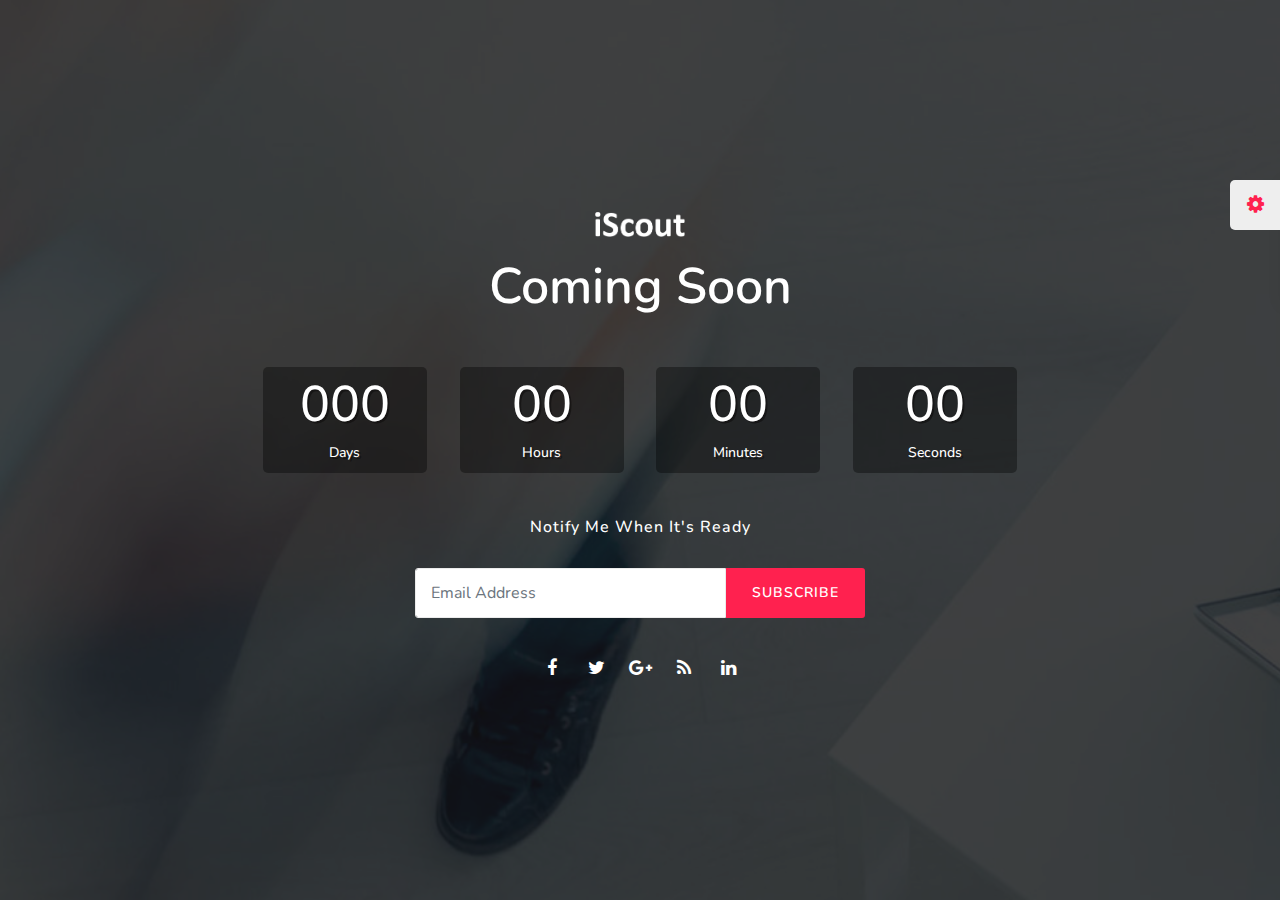
<file: coming-soon.html>
<!DOCTYPE html>
<html lang="zxx">

<!-- /coming-soon.html    10:06:15 GMT -->
<head>
    <title>iScout - Job Board HTML Template</title>
    <meta name="viewport" content="width=device-width, initial-scale=1.0">
    <meta charset="utf-8">

    <!-- External CSS libraries -->
    <link rel="stylesheet" type="text/css" href="css/bootstrap.min.css">
    <link rel="stylesheet" type="text/css" href="css/animate.min.css">
    <link rel="stylesheet" type="text/css" href="css/bootstrap-submenu.css">

    <link rel="stylesheet" type="text/css" href="css/bootstrap-select.min.css">
    <link rel="stylesheet" type="text/css" href="css/magnific-popup.css">
    <link rel="stylesheet" type="text/css" href="css/daterangepicker.css">
    <link rel="stylesheet" href="css/leaflet.css" type="text/css">
    <link rel="stylesheet" href="css/map.css" type="text/css">
    <link rel="stylesheet" type="text/css" href="fonts/font-awesome/css/font-awesome.min.css">
    <link rel="stylesheet" type="text/css" href="fonts/flaticon/font/flaticon.css">
    <link rel="stylesheet" type="text/css" href="fonts/linearicons/style.css">
    <link rel="stylesheet" type="text/css"  href="css/jquery.mCustomScrollbar.css">
    <link rel="stylesheet" type="text/css"  href="css/dropzone.css">
    <link rel="stylesheet" type="text/css"  href="css/slick.css">

    <!-- Custom stylesheet -->
    <link rel="stylesheet" type="text/css" href="css/style.css">
    <link rel="stylesheet" type="text/css" id="style_sheet" href="css/skins/red.css">

    <!-- Favicon icon -->
    <link rel="shortcut icon" href="img/favicon.ico" type="image/x-icon" >

    <!-- Google fonts -->
    <link href="https://fonts.googleapis.com/css?family=Nunito:300,400,600,700,800,900%7CRaleway:300,400,500,600,700&amp;display=swap" rel="stylesheet">

    <!-- IE10 viewport hack for Surface/desktop Windows 8 bug -->
    <link rel="stylesheet" type="text/css" href="css/ie10-viewport-bug-workaround.css">

    <!-- Just for debugging purposes. Don't actually copy these 2 lines! -->
    <!--[if lt IE 9]><script  src="js/ie8-responsive-file-warning.js"></script><![endif]-->
    <script  src="js/ie-emulation-modes-warning.js"></script>

    <!-- HTML5 shim and Respond.js for IE8 support of HTML5 elements and media queries -->
    <!--[if lt IE 9]>
    <script  src="js/html5shiv.min.js"></script>
    <script  src="js/respond.min.js"></script>
    <![endif]-->
</head>
<body>
<div class="page_loader"></div>

<!-- Coming soon start -->
<div class="coming-soon coming-soon-bg ">
    <div class="container">
        <div class="row">
            <div class="col-lg-12">
                <div class="coming-soon-inner">
                    <a href="index.html"><img src="img/logos/logo.png" alt="logo"></a>
                    <h1>Coming Soon</h1>
                    <div class="countdown styled coming-soon-counter"></div>
                    <div class="clearfix"></div>
                    <h6>Notify Me When It's Ready</h6>
                    <div class="coming-form clearfix">
                        <form class="form-inline" action="#" method="GET">
                            <input type="text" class="form-control" id="inlineFormInputName2" placeholder="Email Address">
                            <button type="submit" class="btn btn-color">Subscribe</button>
                        </form>
                    </div>
                    <ul class="social-list clearfix">
                        <li><a href="#" class="facebook"><i class="fa fa-facebook"></i></a></li>
                        <li><a href="#" class="twitter"><i class="fa fa-twitter"></i></a></li>
                        <li><a href="#" class="google"><i class="fa fa-google-plus"></i></a></li>
                        <li><a href="#" class="rss"><i class="fa fa-rss"></i></a></li>
                        <li><a href="#" class="linkedin"><i class="fa fa-linkedin"></i></a></li>
                    </ul>
                </div>
            </div>
        </div>
    </div>
</div>
<!-- Coming soon end -->

<script src="js/jquery-2.2.0.min.js"></script>
<script src="js/popper.min.js"></script>
<script src="js/bootstrap.min.js"></script>
<script  src="js/bootstrap-submenu.js"></script>
<script  src="js/rangeslider.js"></script>
<script  src="js/jquery.mb.YTPlayer.js"></script>
<script  src="js/bootstrap-select.min.js"></script>
<script  src="js/jquery.easing.1.3.js"></script>
<script  src="js/jquery.scrollUp.js"></script>
<script  src="js/jquery.mCustomScrollbar.concat.min.js"></script>
<script  src="js/leaflet.js"></script>
<script  src="js/leaflet-providers.js"></script>
<script  src="js/leaflet.markercluster.js"></script>
<script  src="js/moment.min.js"></script>
<script  src="js/daterangepicker.min.js"></script>
<script  src="js/dropzone.js"></script>
<script  src="js/slick.min.js"></script>
<script  src="js/jquery.filterizr.js"></script>
<script  src="js/jquery.magnific-popup.min.js"></script>
<script  src="js/jquery.countdown.js"></script>
<script  src="js/maps.js"></script>
<script  src="js/app.js"></script>

<!-- IE10 viewport hack for Surface/desktop Windows 8 bug -->
<script  src="js/ie10-viewport-bug-workaround.js"></script>
<!-- Custom javascript -->
<script  src="js/ie10-viewport-bug-workaround.js"></script>
</body>

<!-- /coming-soon.html    10:06:15 GMT -->
</html>
</file>
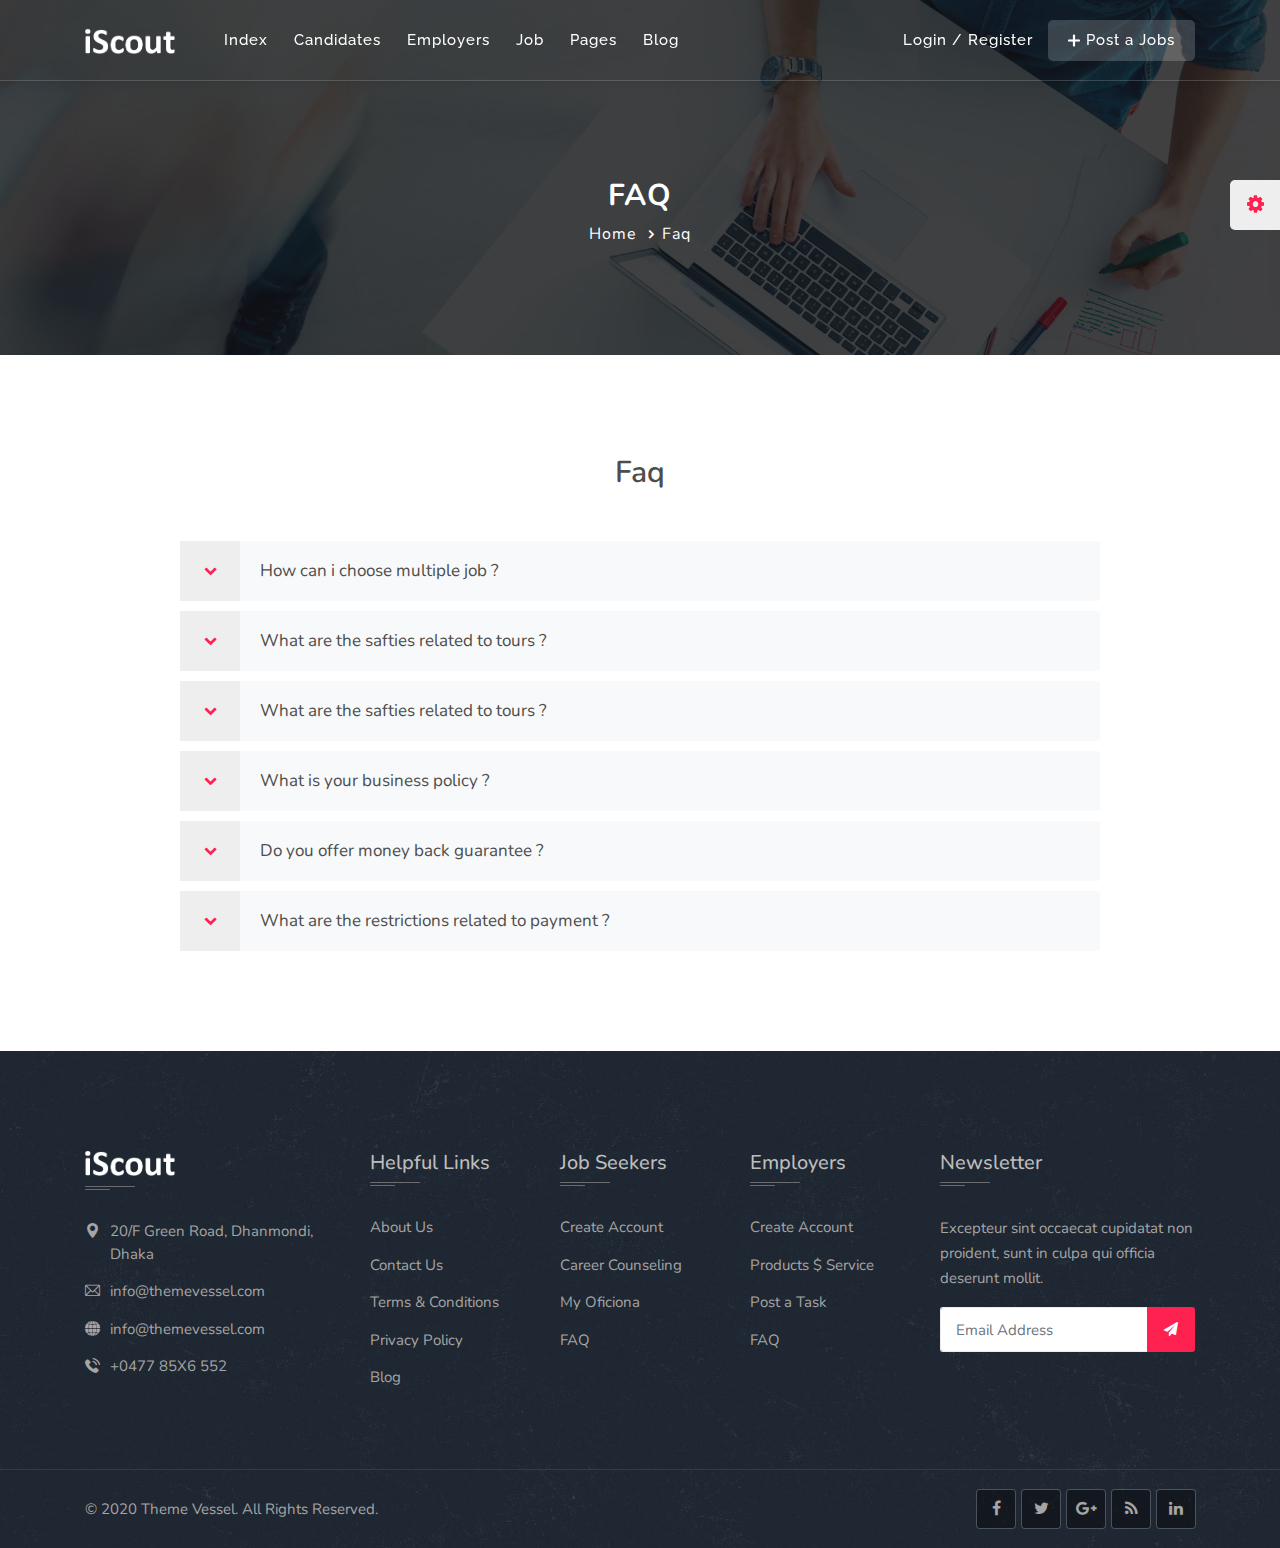
<file: faq.html>
<!DOCTYPE html>
<html lang="zxx">

<!-- /faq.html    10:06:15 GMT -->
<head>
    <title>iScout - Job Board HTML Template</title>
    <meta name="viewport" content="width=device-width, initial-scale=1.0">
    <meta charset="utf-8">

    <!-- External CSS libraries -->
    <link rel="stylesheet" type="text/css" href="css/bootstrap.min.css">
    <link rel="stylesheet" type="text/css" href="css/animate.min.css">
    <link rel="stylesheet" type="text/css" href="css/bootstrap-submenu.css">

    <link rel="stylesheet" type="text/css" href="css/bootstrap-select.min.css">
    <link rel="stylesheet" type="text/css" href="css/magnific-popup.css">
    <link rel="stylesheet" type="text/css" href="css/daterangepicker.css">
    <link rel="stylesheet" href="css/leaflet.css" type="text/css">
    <link rel="stylesheet" href="css/map.css" type="text/css">
    <link rel="stylesheet" type="text/css" href="fonts/font-awesome/css/font-awesome.min.css">
    <link rel="stylesheet" type="text/css" href="fonts/flaticon/font/flaticon.css">
    <link rel="stylesheet" type="text/css" href="fonts/linearicons/style.css">
    <link rel="stylesheet" type="text/css"  href="css/jquery.mCustomScrollbar.css">
    <link rel="stylesheet" type="text/css"  href="css/dropzone.css">
    <link rel="stylesheet" type="text/css"  href="css/slick.css">

    <!-- Custom stylesheet -->
    <link rel="stylesheet" type="text/css" href="css/style.css">
    <link rel="stylesheet" type="text/css" id="style_sheet" href="css/skins/red.css">

    <!-- Favicon icon -->
    <link rel="shortcut icon" href="img/favicon.ico" type="image/x-icon" >

    <!-- Google fonts -->
    <link href="https://fonts.googleapis.com/css?family=Nunito:300,400,600,700,800,900%7CRaleway:300,400,500,600,700&amp;display=swap" rel="stylesheet">

    <!-- IE10 viewport hack for Surface/desktop Windows 8 bug -->
    <link rel="stylesheet" type="text/css" href="css/ie10-viewport-bug-workaround.css">

    <!-- Just for debugging purposes. Don't actually copy these 2 lines! -->
    <!--[if lt IE 9]><script  src="js/ie8-responsive-file-warning.js"></script><![endif]-->
    <script  src="js/ie-emulation-modes-warning.js"></script>

    <!-- HTML5 shim and Respond.js for IE8 support of HTML5 elements and media queries -->
    <!--[if lt IE 9]>
    <script  src="js/html5shiv.min.js"></script>
    <script  src="js/respond.min.js"></script>
    <![endif]-->
</head>
<body>
<div class="page_loader"></div>

<!-- Main header start -->
<header class="main-header header-transparent sticky-header">
    <div class="container">
        <nav class="navbar navbar-expand-lg navbar-light">
            <a class="navbar-brand logo" href="index.html">
                <img src="img/logos/logo.png" alt="logo">
            </a>
            <button class="navbar-toggler" type="button" data-toggle="collapse" data-target="#navbarSupportedContent" aria-controls="navbarSupportedContent" aria-expanded="false" aria-label="Toggle navigation">
                <span class="fa fa-bars"></span>
            </button>
            <div class="collapse navbar-collapse" id="navbarSupportedContent">
                <ul class="navbar-nav header-ml">
                    <li class="nav-item dropdown">
                        <a class="nav-link dropdown-toggle" href="#" id="navbarDropdownMenuLink" data-toggle="dropdown" aria-haspopup="true" aria-expanded="false">
                            Index
                        </a>
                        <ul class="dropdown-menu dm-2" aria-labelledby="navbarDropdownMenuLink">
                            <li><a class="dropdown-item" href="index.html">Index 01</a></li>
                            <li><a class="dropdown-item" href="index-2.html">Index 02</a></li>
                            <li><a class="dropdown-item" href="index-3.html">Index 03</a></li>
                            <li><a class="dropdown-item" href="index-4.html">Index 04</a></li>
                            <li><a class="dropdown-item" href="index-5.html">Index 05</a></li>
                        </ul>
                    </li>
                    <li class="nav-item dropdown">
                        <a class="nav-link dropdown-toggle" href="#" id="navbarDropdownMenuLink9" data-toggle="dropdown" aria-haspopup="true" aria-expanded="false">
                            Candidates
                        </a>
                        <ul class="dropdown-menu dm-2" aria-labelledby="navbarDropdownMenuLink9">
                            <li><a class="dropdown-item" href="candidate-list.html">Candidate List</a></li>
                            <li><a class="dropdown-item" href="candidate-grid.html">Candidate Grid</a></li>
                            <li><a class="dropdown-item" href="candidate-details.html">Candidate Details</a></li>
                            <li class="dropdown-submenu"><a class="dropdown-item dropdown-toggle" href="employer-dashboard.html">Candidate Dashboard</a>
                                <ul class="dropdown-menu dm-2">
                                    <li><a class="dropdown-item" href="dashboard.html">Dashboard</a></li>
                                    <li><a class="dropdown-item" href="edit-profile.html">Edit Profile</a></li>
                                    <li><a class="dropdown-item" href="add-resume.html">Add Resume</a></li>
                                    <li><a class="dropdown-item" href="bookmark.html">bookmark</a></li>
                                    <li><a class="dropdown-item" href="applied.html">Applied</a></li>
                                    <li><a class="dropdown-item" href="messages.html">Messages</a></li>
                                    <li><a class="dropdown-item" href="alerts.html">Job Alert</a></li>
                                    <li><a class="dropdown-item" href="transaction.html">Transaction</a></li>
                                </ul>
                            </li>
                        </ul>
                    </li>
                    <li class="nav-item dropdown">
                        <a class="nav-link dropdown-toggle" href="#" id="navbarDropdownMenuLink2" data-toggle="dropdown" aria-haspopup="true" aria-expanded="false">
                            Employers
                        </a>
                        <ul class="dropdown-menu dm-2" aria-labelledby="navbarDropdownMenuLink">
                            <li><a class="dropdown-item" href="employer-list.html">Employer List</a></li>
                            <li><a class="dropdown-item" href="employer-grid.html">Employer Grid</a></li>
                            <li><a class="dropdown-item" href="employer-details.html">Employer Details</a></li>
                            <li class="dropdown-submenu"><a class="dropdown-item dropdown-toggle" href="employer-dashboard.html">Employer Dashboard</a>
                                <ul class="dropdown-menu dm-2">
                                    <li><a class="dropdown-item" href="employer-dashboard.html">Dashboard</a></li>
                                    <li><a class="dropdown-item" href="employer-dashboard-edit-profile.html">Edit Profile</a></li>
                                    <li><a class="dropdown-item" href="employer-dashboard-post-job.html">Post a Job</a></li>
                                    <li><a class="dropdown-item" href="employer-dashboard-manage-job.html">Manage Job</a></li>
                                    <li><a class="dropdown-item" href="employer-dashboard-manage-candidate.html">Manage Candidate</a></li>
                                    <li><a class="dropdown-item" href="employer-dashboard-messages.html">Messages</a></li>
                                    <li><a class="dropdown-item" href="employer-dashboard-transaction.html">Transaction</a></li>
                                </ul>
                            </li>
                        </ul>
                    </li>
                    <li class="nav-item dropdown">
                        <a class="nav-link dropdown-toggle" href="#" id="navbarDropdownMenuLink10" data-toggle="dropdown" aria-haspopup="true" aria-expanded="false">
                            Job
                        </a>
                        <ul class="dropdown-menu dm-2" aria-labelledby="navbarDropdownMenuLink10">
                            <li><a class="dropdown-item" href="job-list.html">Job List</a></li>
                            <li><a class="dropdown-item" href="job-grid.html">Job Grid</a></li>
                            <li><a class="dropdown-item" href="job-details.html">Job Details</a></li>
                        </ul>
                    </li>
                    <li class="nav-item dropdown megamenu-li active">
                        <a class="nav-link dropdown-toggle" href="#" id="dropdown01" data-toggle="dropdown" aria-haspopup="true" aria-expanded="false">Pages</a>
                        <div class="dropdown-menu megamenu" aria-labelledby="dropdown01">
                            <div class="megamenu-area">
                                <div class="row sobuz">
                                    <div class="col-sm-4 col-md-4 col-lg-4">
                                        <div class="megamenu-section">
                                            <h6 class="megamenu-title">Pages</h6>
                                            <a class="dropdown-item" href="about.html">About Us</a>
                                            <a class="dropdown-item" href="our-team.html">Our Team</a>
                                            <a class="dropdown-item" href="pricing-plan.html">Pricing Plan</a>
                                            <a class="dropdown-item" href="terms-and-policies.html">Terms And Policies</a>
                                            <a class="dropdown-item" href="how-it-work.html">How It Work</a>
                                        </div>
                                    </div>
                                    <div class="col-sm-4 col-md-4 col-lg-4">
                                        <div class="megamenu-section">
                                            <h6 class="megamenu-title">Pages</h6>
                                            <a class="dropdown-item" href="contact.html">Contact Us</a>
                                            <a class="dropdown-item" href="invoices.html">Invoice</a>
                                            <a class="dropdown-item" href="faq.html">Faq</a>
                                            <a class="dropdown-item" href="icon.html">Icons</a>
                                            <a class="dropdown-item" href="typoghrapy.html">Typoghrapy</a>
                                        </div>
                                    </div>
                                    <div class="col-sm-4 col-md-4 col-lg-4">
                                        <div class="megamenu-section">
                                            <h6 class="megamenu-title">Pages</h6>
                                            <a class="dropdown-item" href="coming-soon.html">Coming Soon</a>
                                            <a class="dropdown-item" href="login.html">Login</a>
                                            <a class="dropdown-item" href="signup.html">Register</a>
                                            <a class="dropdown-item" href="404.html">Error Page</a>
                                        </div>
                                    </div>
                                </div>
                            </div>
                        </div>
                    </li>
                    <li class="nav-item dropdown">
                        <a class="nav-link dropdown-toggle" href="#" id="navbarDropdownMenuLink7" data-toggle="dropdown" aria-haspopup="true" aria-expanded="false">
                            Blog
                        </a>
                        <ul class="dropdown-menu dm-2" aria-labelledby="navbarDropdownMenuLink7">
                            <li><a class="dropdown-item" href="blog-columns-2.html">Blog 2 Columns</a></li>
                            <li><a class="dropdown-item" href="blog-columns-3.html">Blog 3 Columns</a></li>
                            <li><a class="dropdown-item" href="blog-right-sidebar.html">Blog Right Sidebar</a></li>
                            <li><a class="dropdown-item" href="blog-details.html">Blog Details</a></li>
                        </ul>
                    </li>
                </ul>
                <ul class="navbar-nav ml-auto">
                    <li class="nav-item ni-2">
                        <a class="nav-link" href="login.html">
                            Login
                        </a>
                    </li>
                    <li class="nav-item ni-2">
                        <a class="nav-link deffold" href="#">
                            /
                        </a>
                    </li>
                    <li class="nav-item ni-2">
                        <a class="nav-link" href="signup.html">
                            Register
                        </a>
                    </li>
                    <li class="nav-item">
                        <a href="#" class="nav-link link-color"><i class="flaticon-plus"></i> Post a Jobs</a>
                    </li>
                </ul>
            </div>
        </nav>
    </div>
</header>
<!-- Main header end -->

<!-- Sub banner start -->
<div class="sub-banner">
    <div class="container">
        <div class="breadcrumb-area">
            <h1>Faq</h1>
            <ul class="breadcrumbs">
                <li><a href="index.html">Home</a></li>
                <li class="active">Faq</li>
            </ul>
        </div>
    </div>
</div>
<!-- Sub banner end -->

<!-- Faq start -->
<div class="faq content-area-9">
    <div class="container">
        <!-- Main title -->
        <div class="main-title text-center">
            <h1>Faq</h1>
        </div>
        <div class="row">
            <div class="col-lg-10 offset-lg-1">
                <div id="faq" class="faq-accordion">
                    <div class="card m-b-0">
                        <div class="card-header">
                            <a class="card-title collapsed" data-toggle="collapse" data-parent="#faq" href="#collapse1">
                                How can i choose multiple job ?
                            </a>
                        </div>
                        <div id="collapse1" class="card-block collapse">
                            <div class="p-text">
                                Lorem ipsum dolor sit amet, consectetur adipiscing elit. Donec luctus tincidunt aliquam. Aliquam gravida massa at sem vulputate interdum et vel eros. Maecenas eros enim, tincidunt vel turpis vel, dapibus tempus nulla. Donec vel nulla dui. Pellentesque sed ante sed ligula hendrerit condimentum. Suspendisse rhoncus fringilla ipsum quis porta. Morbi tincidunt viverra pharetra. Vestibulum vel mauris et odio lobortis laoreet eget eu magna. Proin mauris erat, luctus at nulla ut, lobortis mattis magna. Morbi a arcu lacus. Maecenas tristique velit vitae nisi consectetur, in mattis diam sodales. Mauris sagittis sem mattis justo bibendum, a eleifend dolor facilisis. Mauris nec pharetra tortor, ac aliquam felis. Nunc pretium erat sed
                            </div>
                        </div>
                        <div class="card-header">
                            <a class="card-title collapsed" data-toggle="collapse" data-parent="#faq" href="#collapse2">
                                What are the safties related to tours ?
                            </a>
                        </div>
                        <div id="collapse2" class="card-block collapse">
                            <div class="p-text">
                                Lorem ipsum dolor sit amet, consectetur adipiscing elit. Donec luctus tincidunt aliquam. Aliquam gravida massa at sem vulputate interdum et vel eros. Maecenas eros enim, tincidunt vel turpis vel, dapibus tempus nulla. Donec vel nulla dui. Pellentesque sed ante sed ligula hendrerit condimentum. Suspendisse rhoncus fringilla ipsum quis porta. Morbi tincidunt viverra pharetra. Vestibulum vel mauris et odio lobortis laoreet eget eu magna. Proin mauris erat, luctus at nulla ut, lobortis mattis magna. Morbi a arcu lacus. Maecenas tristique velit vitae nisi consectetur, in mattis diam sodales. Mauris sagittis sem mattis justo bibendum, a eleifend dolor facilisis. Mauris nec pharetra tortor, ac aliquam felis. Nunc pretium erat sed
                            </div>
                        </div>
                        <div class="card-header">
                            <a class="card-title collapsed" data-toggle="collapse" data-parent="#faq" href="#collapse3">
                                What are the safties related to tours ?
                            </a>
                        </div>
                        <div id="collapse3" class="card-block collapse">
                            <div class="p-text">
                                Lorem ipsum dolor sit amet, consectetur adipiscing elit. Donec luctus tincidunt aliquam. Aliquam gravida massa at sem vulputate interdum et vel eros. Maecenas eros enim, tincidunt vel turpis vel, dapibus tempus nulla. Donec vel nulla dui. Pellentesque sed ante sed ligula hendrerit condimentum. Suspendisse rhoncus fringilla ipsum quis porta. Morbi tincidunt viverra pharetra. Vestibulum vel mauris et odio lobortis laoreet eget eu magna. Proin mauris erat, luctus at nulla ut, lobortis mattis magna. Morbi a arcu lacus. Maecenas tristique velit vitae nisi consectetur, in mattis diam sodales. Mauris sagittis sem mattis justo bibendum, a eleifend dolor facilisis. Mauris nec pharetra tortor, ac aliquam felis. Nunc pretium erat sed
                            </div>
                        </div>
                        <div class="card-header bd-none">
                            <a class="card-title collapsed" data-toggle="collapse" data-parent="#faq" href="#collapse4">
                                What is your business policy ?
                            </a>
                        </div>
                        <div id="collapse4" class="card-block collapse">
                            <div class="p-text">
                                Lorem ipsum dolor sit amet, consectetur adipiscing elit. Donec luctus tincidunt aliquam. Aliquam gravida massa at sem vulputate interdum et vel eros. Maecenas eros enim, tincidunt vel turpis vel, dapibus tempus nulla. Donec vel nulla dui. Pellentesque sed ante sed ligula hendrerit condimentum. Suspendisse rhoncus fringilla ipsum quis porta. Morbi tincidunt viverra pharetra. Vestibulum vel mauris et odio lobortis laoreet eget eu magna. Proin mauris erat, luctus at nulla ut, lobortis mattis magna. Morbi a arcu lacus. Maecenas tristique velit vitae nisi consectetur, in mattis diam sodales. Mauris sagittis sem mattis justo bibendum, a eleifend dolor facilisis. Mauris nec pharetra tortor, ac aliquam felis. Nunc pretium erat sed
                            </div>
                        </div>
                        <div class="card-header">
                            <a class="card-title collapsed" data-toggle="collapse" data-parent="#faq" href="#collapse5">
                                Do you offer money back guarantee ?
                            </a>
                        </div>
                        <div id="collapse5" class="card-block collapse">
                            <div class="p-text">
                                Lorem ipsum dolor sit amet, consectetur adipiscing elit. Donec luctus tincidunt aliquam. Aliquam gravida massa at sem vulputate interdum et vel eros. Maecenas eros enim, tincidunt vel turpis vel, dapibus tempus nulla. Donec vel nulla dui. Pellentesque sed ante sed ligula hendrerit condimentum. Suspendisse rhoncus fringilla ipsum quis porta. Morbi tincidunt viverra pharetra. Vestibulum vel mauris et odio lobortis laoreet eget eu magna. Proin mauris erat, luctus at nulla ut, lobortis mattis magna. Morbi a arcu lacus. Maecenas tristique velit vitae nisi consectetur, in mattis diam sodales. Mauris sagittis sem mattis justo bibendum, a eleifend dolor facilisis. Mauris nec pharetra tortor, ac aliquam felis. Nunc pretium erat sed
                            </div>
                        </div>
                        <div class="card-header bd-none">
                            <a class="card-title collapsed" data-toggle="collapse" data-parent="#faq" href="#collapse6">
                                What are the restrictions related to payment ?
                            </a>
                        </div>
                        <div id="collapse6" class="card-block collapse">
                            <div class="p-text pb-10">
                                Lorem ipsum dolor sit amet, consectetur adipiscing elit. Donec luctus tincidunt aliquam. Aliquam gravida massa at sem vulputate interdum et vel eros. Maecenas eros enim, tincidunt vel turpis vel, dapibus tempus nulla. Donec vel nulla dui. Pellentesque sed ante sed ligula hendrerit condimentum. Suspendisse rhoncus fringilla ipsum quis porta. Morbi tincidunt viverra pharetra. Vestibulum vel mauris et odio lobortis laoreet eget eu magna. Proin mauris erat, luctus at nulla ut, lobortis mattis magna. Morbi a arcu lacus. Maecenas tristique velit vitae nisi consectetur, in mattis diam sodales. Mauris sagittis sem mattis justo bibendum, a eleifend dolor facilisis. Mauris nec pharetra tortor, ac aliquam felis. Nunc pretium erat sed
                            </div>
                        </div>
                    </div>
                </div>
            </div>
        </div>
    </div>
</div>
<!-- Faq end -->

<!-- Footer start -->
<footer class="footer">
    <div class="container footer-inner">
        <div class="row">
            <div class="col-xl-3 col-lg-3 col-md-4 col-sm-6">
                <div class="footer-item clearfix">
                    <img src="img/logos/logo.png" alt="logo" class="f-logo">
                    <div class="s-border"></div>
                    <div class="m-border"></div>
                    <ul class="contact-info">
                        <li>
                            <i class="flaticon-pin"></i>20/F Green Road, Dhanmondi, Dhaka
                        </li>
                        <li>
                            <i class="flaticon-mail"></i><a href="mailto:sales@hotelempire.com">info@themevessel.com</a>
                        </li>
                        <li>
                            <i class="flaticon-internet"></i><a href="mailto:sales@hotelempire.com">info@themevessel.com</a>
                        </li>
                        <li>
                            <i class="flaticon-phone"></i><a href="tel:+55-417-634-7071">+0477 85X6 552</a>
                        </li>
                    </ul>
                </div>
            </div>
            <div class="col-xl-2 col-lg-2 col-md-4 col-sm-6">
                <div class="footer-item">
                    <h4>Helpful Links</h4>
                    <div class="s-border"></div>
                    <div class="m-border"></div>
                    <ul class="links">
                        <li>
                            <a href="#">About Us</a>
                        </li>
                        <li>
                            <a href="#">Contact Us</a>
                        </li>
                        <li>
                            <a href="#">Terms & Conditions</a>
                        </li>
                        <li>
                            <a href="#">Privacy Policy</a>
                        </li>
                        <li>
                            <a href="#">Blog</a>
                        </li>
                    </ul>
                </div>
            </div>
            <div class="col-xl-2 col-lg-2 col-md-4 col-sm-6">
                <div class="footer-item">
                    <h4>Job Seekers</h4>
                    <div class="s-border"></div>
                    <div class="m-border"></div>
                    <ul class="links">
                        <li>
                            <a href="#">Create Account</a>
                        </li>
                        <li>
                            <a href="about.html">Career Counseling</a>
                        </li>
                        <li>
                            <a href="pricing-tables.html">My Oficiona</a>
                        </li>
                        <li>
                            <a href="contact.html">FAQ</a>
                        </li>
                    </ul>
                </div>
            </div>
            <div class="col-xl-2 col-lg-2 col-md-4 col-sm-6">
                <div class="footer-item">
                    <h4>Employers</h4>
                    <div class="s-border"></div>
                    <div class="m-border"></div>
                    <ul class="links">
                        <li>
                            <a href="#">Create Account</a>
                        </li>
                        <li>
                            <a href="#">Products $ Service</a>
                        </li>
                        <li>
                            <a href="#">Post a Task</a>
                        </li>
                        <li>
                            <a href="#">FAQ</a>
                        </li>
                    </ul>
                </div>
            </div>
            <div class="col-xl-3 col-lg-3 col-md-8 col-sm-12">
                <div class="footer-item clearfix">
                    <h4>Newsletter</h4>
                    <div class="s-border"></div>
                    <div class="m-border"></div>
                    <div class="Subscribe-box">
                        <p>Excepteur sint occaecat cupidatat non proident, sunt in culpa qui officia deserunt mollit.</p>
                        <form class="form-inline" action="#" method="GET">
                            <input type="text" class="form-control mb-sm-0" id="inlineFormInputName3" placeholder="Email Address">
                            <button type="submit" class="btn"><i class="fa fa-paper-plane"></i></button>
                        </form>
                    </div>
                </div>
            </div>
        </div>
    </div>
    <div class="sub-footer">
        <div class="container">
            <div class="row">
                <div class="col-xl-9 col-lg-9 col-md-12">
                    <p class="copy">© 2020 <a href="#">Theme Vessel.</a> All Rights Reserved.</p>
                </div>
                <div class="col-xl-3 col-lg-3 col-md-12">
                    <ul class="social-list clearfix">
                        <li><a href="#"><i class="fa fa-facebook"></i></a></li>
                        <li><a href="#"><i class="fa fa-twitter"></i></a></li>
                        <li><a href="#"><i class="fa fa-google-plus"></i></a></li>
                        <li><a href="#"><i class="fa fa-rss"></i></a></li>
                        <li><a href="#"><i class="fa fa-linkedin"></i></a></li>
                    </ul>
                </div>
            </div>
        </div>
    </div>
</footer>
<!-- Footer end -->

<script src="js/jquery-2.2.0.min.js"></script>
<script src="js/popper.min.js"></script>
<script src="js/bootstrap.min.js"></script>
<script  src="js/bootstrap-submenu.js"></script>
<script  src="js/rangeslider.js"></script>
<script  src="js/jquery.mb.YTPlayer.js"></script>
<script  src="js/bootstrap-select.min.js"></script>
<script  src="js/jquery.easing.1.3.js"></script>
<script  src="js/jquery.scrollUp.js"></script>
<script  src="js/jquery.mCustomScrollbar.concat.min.js"></script>
<script  src="js/leaflet.js"></script>
<script  src="js/leaflet-providers.js"></script>
<script  src="js/leaflet.markercluster.js"></script>
<script  src="js/moment.min.js"></script>
<script  src="js/daterangepicker.min.js"></script>
<script  src="js/dropzone.js"></script>
<script  src="js/slick.min.js"></script>
<script  src="js/jquery.filterizr.js"></script>
<script  src="js/jquery.magnific-popup.min.js"></script>
<script  src="js/jquery.countdown.js"></script>
<script  src="js/maps.js"></script>
<script  src="js/app.js"></script>

<!-- IE10 viewport hack for Surface/desktop Windows 8 bug -->
<script  src="js/ie10-viewport-bug-workaround.js"></script>
<!-- Custom javascript -->
<script  src="js/ie10-viewport-bug-workaround.js"></script>
</body>

<!-- /faq.html    10:06:15 GMT -->
</html>
</file>
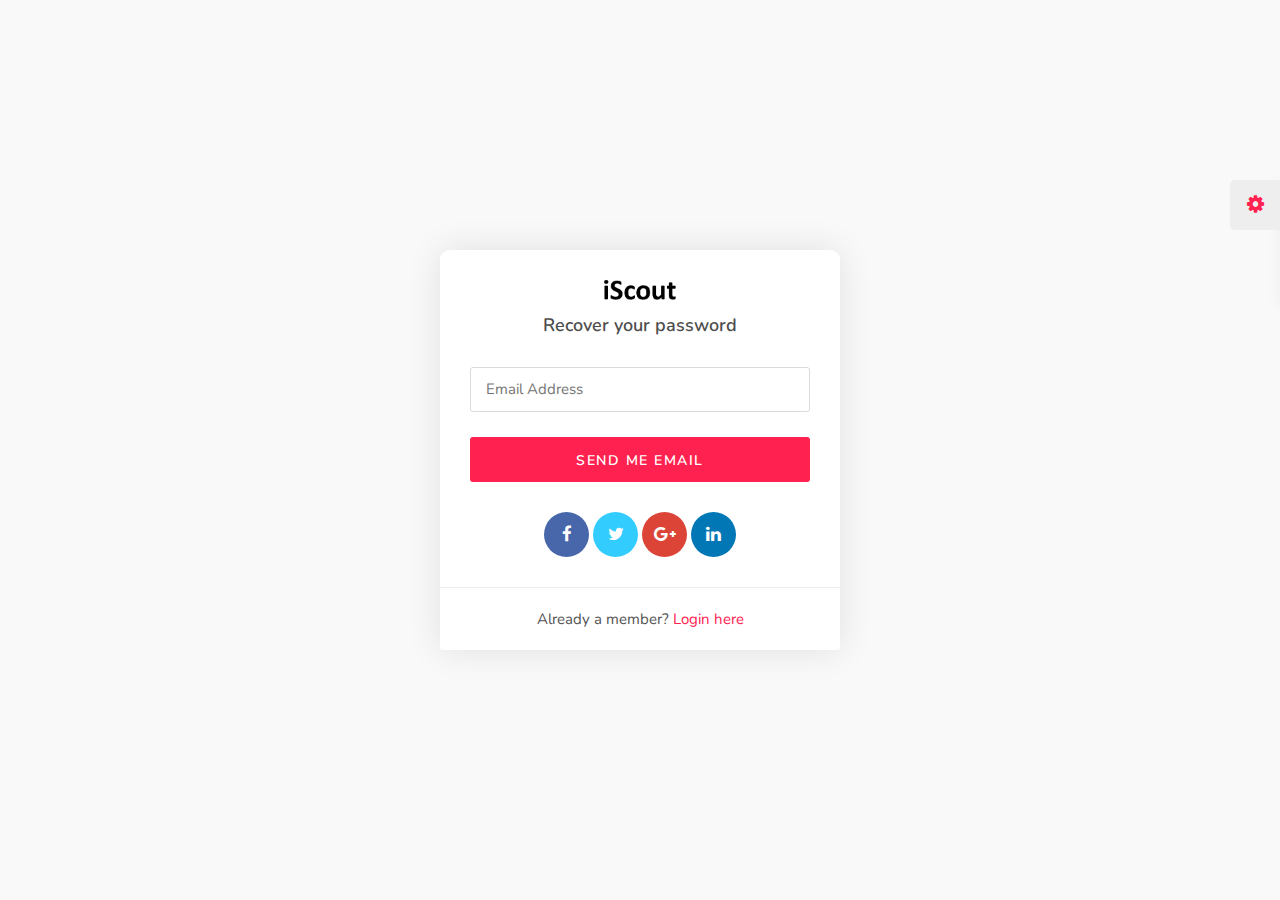
<file: forgot-password.html>
<!DOCTYPE html>
<html lang="zxx">

<!-- /forgot-password.html    10:06:20 GMT -->
<head>
    <title>iScout - Job Board HTML Template</title>
    <meta name="viewport" content="width=device-width, initial-scale=1.0">
    <meta charset="utf-8">

    <!-- External CSS libraries -->
    <link rel="stylesheet" type="text/css" href="css/bootstrap.min.css">
    <link rel="stylesheet" type="text/css" href="css/animate.min.css">
    <link rel="stylesheet" type="text/css" href="css/bootstrap-submenu.css">

    <link rel="stylesheet" type="text/css" href="css/bootstrap-select.min.css">
    <link rel="stylesheet" type="text/css" href="css/magnific-popup.css">
    <link rel="stylesheet" type="text/css" href="css/daterangepicker.css">
    <link rel="stylesheet" href="css/leaflet.css" type="text/css">
    <link rel="stylesheet" href="css/map.css" type="text/css">
    <link rel="stylesheet" type="text/css" href="fonts/font-awesome/css/font-awesome.min.css">
    <link rel="stylesheet" type="text/css" href="fonts/flaticon/font/flaticon.css">
    <link rel="stylesheet" type="text/css" href="fonts/linearicons/style.css">
    <link rel="stylesheet" type="text/css"  href="css/jquery.mCustomScrollbar.css">
    <link rel="stylesheet" type="text/css"  href="css/dropzone.css">
    <link rel="stylesheet" type="text/css"  href="css/slick.css">

    <!-- Custom stylesheet -->
    <link rel="stylesheet" type="text/css" href="css/style.css">
    <link rel="stylesheet" type="text/css" id="style_sheet" href="css/skins/red.css">

    <!-- Favicon icon -->
    <link rel="shortcut icon" href="img/favicon.ico" type="image/x-icon" >

    <!-- Google fonts -->
    <link href="https://fonts.googleapis.com/css?family=Nunito:300,400,600,700,800,900%7CRaleway:300,400,500,600,700&amp;display=swap" rel="stylesheet">

    <!-- IE10 viewport hack for Surface/desktop Windows 8 bug -->
    <link rel="stylesheet" type="text/css" href="css/ie10-viewport-bug-workaround.css">

    <!-- Just for debugging purposes. Don't actually copy these 2 lines! -->
    <!--[if lt IE 9]><script  src="js/ie8-responsive-file-warning.js"></script><![endif]-->
    <script  src="js/ie-emulation-modes-warning.js"></script>

    <!-- HTML5 shim and Respond.js for IE8 support of HTML5 elements and media queries -->
    <!--[if lt IE 9]>
    <script  src="js/html5shiv.min.js"></script>
    <script  src="js/respond.min.js"></script>
    <![endif]-->
</head>
<body class="bg-grea">
<div class="page_loader"></div>

<!-- Contact section start -->
<div class="contact-section">
    <div class="container">
        <div class="row">
            <div class="col-lg-12">
                <!-- Form content box start -->
                <div class="form-content-box">
                    <!-- details -->
                    <div class="details">
                        <!-- Logo -->
                        <a href="index.html">
                            <img src="img/black-logo.png" class="cm-logo" alt="black-logo">
                        </a>
                        <!-- Name -->
                        <h3>Recover your password</h3>
                        <!-- Form start -->
                        <form action="https://storage.googleapis.com/theme-vessel-items/checking-sites/iscout-html/HTML/index.html" method="GET">
                            <div class="form-group">
                                <input type="text" name="email" class="input-text" placeholder="Email Address">
                            </div>
                            <div class="form-group mb-0">
                                <button type="submit" class="btn-md button-theme btn-block">Send Me Email</button>
                            </div>
                        </form>
                        <!-- Social List -->
                        <ul class="social-list clearfix">
                            <li><a href="#" class="facebook-bg"><i class="fa fa-facebook"></i></a></li>
                            <li><a href="#" class="twitter-bg"><i class="fa fa-twitter"></i></a></li>
                            <li><a href="#" class="google-bg"><i class="fa fa-google-plus"></i></a></li>
                            <li><a href="#" class="linkedin-bg"><i class="fa fa-linkedin"></i></a></li>
                        </ul>
                    </div>
                    <!-- Footer -->
                    <div class="footer">
                        <span>Already a member? <a href="login.html">Login here</a></span>
                    </div>
                </div>
                <!-- Form content box end -->
            </div>
        </div>
    </div>
</div>
<!-- Contact section end -->

<script src="js/jquery-2.2.0.min.js"></script>
<script src="js/popper.min.js"></script>
<script src="js/bootstrap.min.js"></script>
<script  src="js/bootstrap-submenu.js"></script>
<script  src="js/rangeslider.js"></script>
<script  src="js/jquery.mb.YTPlayer.js"></script>
<script  src="js/bootstrap-select.min.js"></script>
<script  src="js/jquery.easing.1.3.js"></script>
<script  src="js/jquery.scrollUp.js"></script>
<script  src="js/jquery.mCustomScrollbar.concat.min.js"></script>
<script  src="js/leaflet.js"></script>
<script  src="js/leaflet-providers.js"></script>
<script  src="js/leaflet.markercluster.js"></script>
<script  src="js/moment.min.js"></script>
<script  src="js/daterangepicker.min.js"></script>
<script  src="js/dropzone.js"></script>
<script  src="js/slick.min.js"></script>
<script  src="js/jquery.filterizr.js"></script>
<script  src="js/jquery.magnific-popup.min.js"></script>
<script  src="js/jquery.countdown.js"></script>
<script  src="js/maps.js"></script>
<script  src="js/app.js"></script>

<!-- IE10 viewport hack for Surface/desktop Windows 8 bug -->
<script  src="js/ie10-viewport-bug-workaround.js"></script>
<!-- Custom javascript -->
<script  src="js/ie10-viewport-bug-workaround.js"></script>
</body>

<!-- /forgot-password.html    10:06:20 GMT -->
</html>
</file>
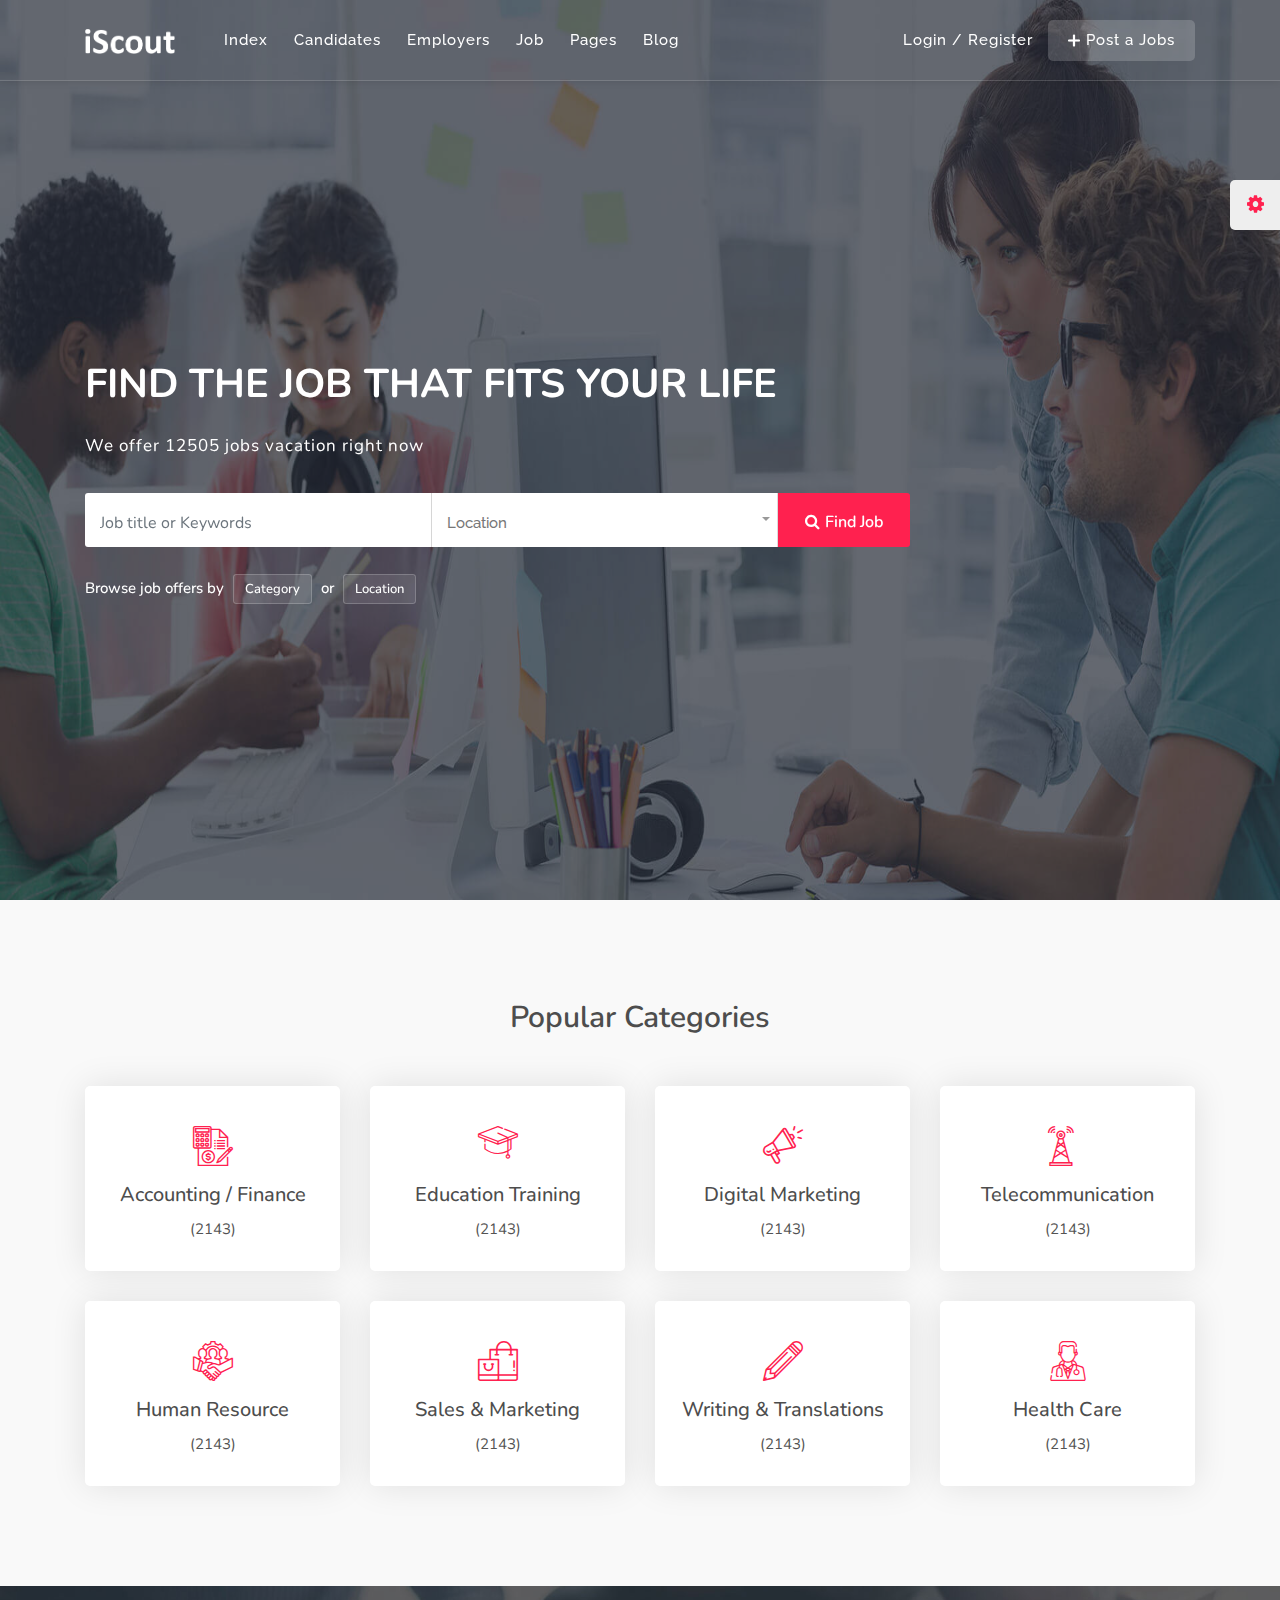
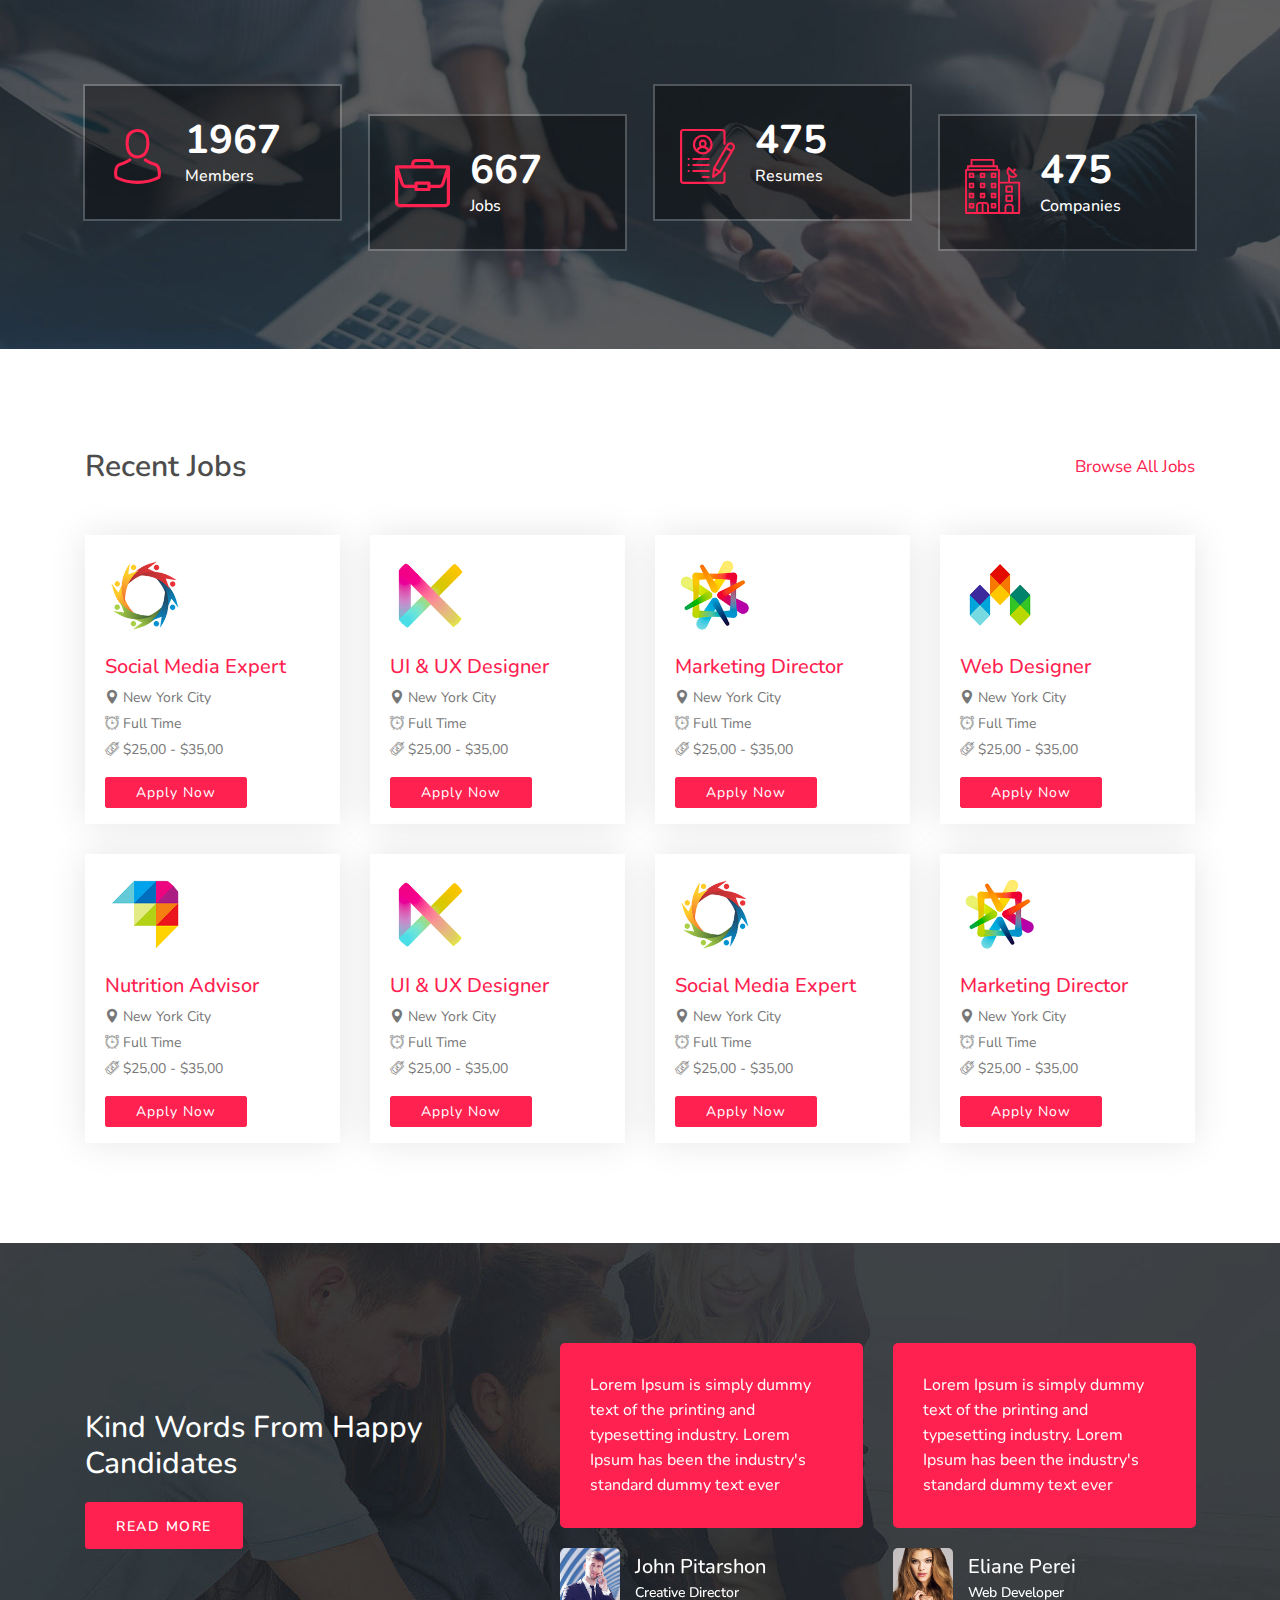
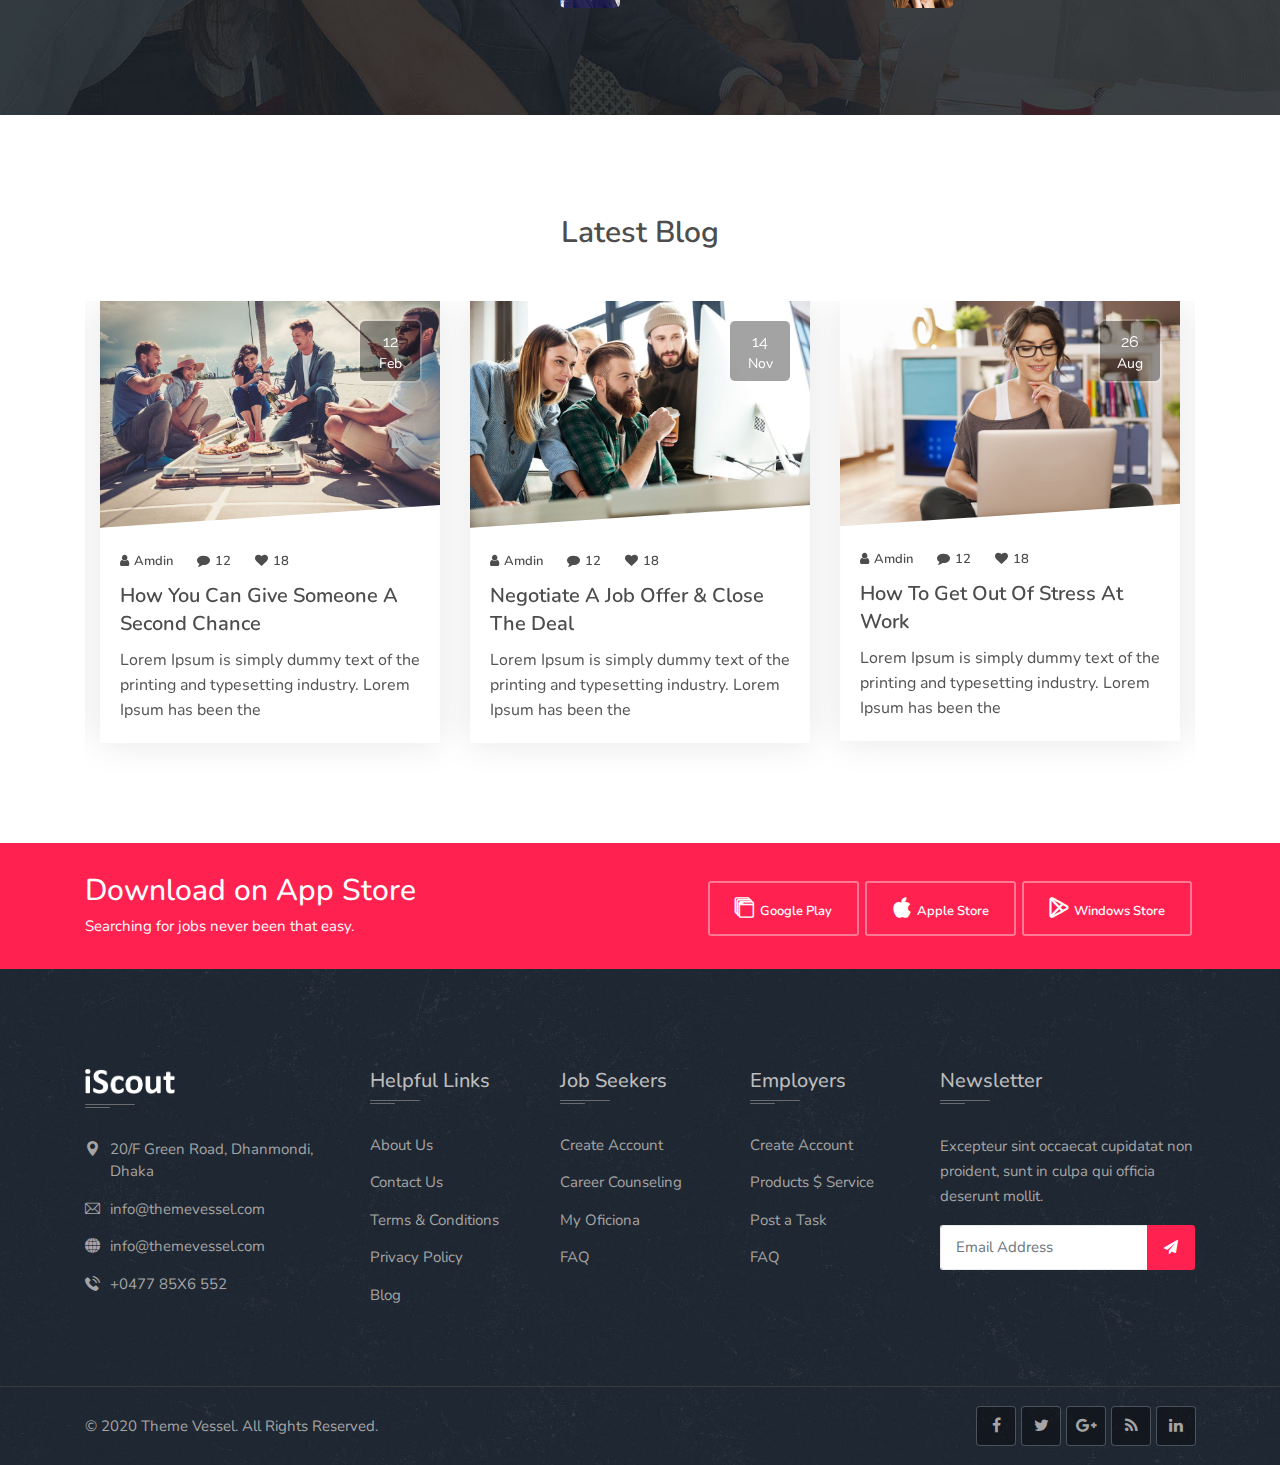
<file: index-2.html>
<!DOCTYPE html>
<html lang="zxx">

<!-- /index-2.html    10:04:11 GMT -->
<head>
    <title>iScout - Job Board HTML Template</title>
    <meta name="viewport" content="width=device-width, initial-scale=1.0">
    <meta charset="utf-8">

    <!-- External CSS libraries -->
    <link rel="stylesheet" type="text/css" href="css/bootstrap.min.css">
    <link rel="stylesheet" type="text/css" href="css/animate.min.css">
    <link rel="stylesheet" type="text/css" href="css/bootstrap-submenu.css">

    <link rel="stylesheet" type="text/css" href="css/bootstrap-select.min.css">
    <link rel="stylesheet" type="text/css" href="css/magnific-popup.css">
    <link rel="stylesheet" type="text/css" href="css/daterangepicker.css">
    <link rel="stylesheet" href="css/leaflet.css" type="text/css">
    <link rel="stylesheet" href="css/map.css" type="text/css">
    <link rel="stylesheet" type="text/css" href="fonts/font-awesome/css/font-awesome.min.css">
    <link rel="stylesheet" type="text/css" href="fonts/flaticon/font/flaticon.css">
    <link rel="stylesheet" type="text/css" href="fonts/linearicons/style.css">
    <link rel="stylesheet" type="text/css"  href="css/jquery.mCustomScrollbar.css">
    <link rel="stylesheet" type="text/css"  href="css/dropzone.css">
    <link rel="stylesheet" type="text/css"  href="css/slick.css">

    <!-- Custom stylesheet -->
    <link rel="stylesheet" type="text/css" href="css/style.css">
    <link rel="stylesheet" type="text/css" id="style_sheet" href="css/skins/red.css">

    <!-- Favicon icon -->
    <link rel="shortcut icon" href="img/favicon.ico" type="image/x-icon" >

    <!-- Google fonts -->
    <link href="https://fonts.googleapis.com/css?family=Nunito:300,400,600,700,800,900%7CRaleway:300,400,500,600,700&amp;display=swap" rel="stylesheet">

    <!-- IE10 viewport hack for Surface/desktop Windows 8 bug -->
    <link rel="stylesheet" type="text/css" href="css/ie10-viewport-bug-workaround.css">

    <!-- Just for debugging purposes. Don't actually copy these 2 lines! -->
    <!--[if lt IE 9]><script  src="js/ie8-responsive-file-warning.js"></script><![endif]-->
    <script  src="js/ie-emulation-modes-warning.js"></script>

    <!-- HTML5 shim and Respond.js for IE8 support of HTML5 elements and media queries -->
    <!--[if lt IE 9]>
    <script  src="js/html5shiv.min.js"></script>
    <script  src="js/respond.min.js"></script>
    <![endif]-->
</head>
<body>
<div class="page_loader"></div>

<!-- Main header start -->
<header class="main-header header-transparent sticky-header">
    <div class="container">
        <nav class="navbar navbar-expand-lg navbar-light">
            <a class="navbar-brand logo" href="index.html">
                <img src="img/logos/logo.png" alt="logo">
            </a>
            <button class="navbar-toggler" type="button" data-toggle="collapse" data-target="#navbarSupportedContent" aria-controls="navbarSupportedContent" aria-expanded="false" aria-label="Toggle navigation">
                <span class="fa fa-bars"></span>
            </button>
            <div class="collapse navbar-collapse" id="navbarSupportedContent">
                <ul class="navbar-nav header-ml">
                    <li class="nav-item dropdown active">
                        <a class="nav-link dropdown-toggle" href="#" id="navbarDropdownMenuLink" data-toggle="dropdown" aria-haspopup="true" aria-expanded="false">
                            Index
                        </a>
                        <ul class="dropdown-menu dm-2" aria-labelledby="navbarDropdownMenuLink">
                            <li><a class="dropdown-item" href="index.html">Index 01</a></li>
                            <li><a class="dropdown-item" href="index-2.html">Index 02</a></li>
                            <li><a class="dropdown-item" href="index-3.html">Index 03</a></li>
                            <li><a class="dropdown-item" href="index-4.html">Index 04</a></li>
                            <li><a class="dropdown-item" href="index-5.html">Index 05</a></li>
                        </ul>
                    </li>
                    <li class="nav-item dropdown">
                        <a class="nav-link dropdown-toggle" href="#" id="navbarDropdownMenuLink9" data-toggle="dropdown" aria-haspopup="true" aria-expanded="false">
                            Candidates
                        </a>
                        <ul class="dropdown-menu dm-2" aria-labelledby="navbarDropdownMenuLink9">
                            <li><a class="dropdown-item" href="candidate-list.html">Candidate List</a></li>
                            <li><a class="dropdown-item" href="candidate-grid.html">Candidate Grid</a></li>
                            <li><a class="dropdown-item" href="candidate-details.html">Candidate Details</a></li>
                            <li class="dropdown-submenu"><a class="dropdown-item dropdown-toggle" href="employer-dashboard.html">Candidate Dashboard</a>
                                <ul class="dropdown-menu dm-2">
                                    <li><a class="dropdown-item" href="dashboard.html">Dashboard</a></li>
                                    <li><a class="dropdown-item" href="edit-profile.html">Edit Profile</a></li>
                                    <li><a class="dropdown-item" href="add-resume.html">Add Resume</a></li>
                                    <li><a class="dropdown-item" href="bookmark.html">bookmark</a></li>
                                    <li><a class="dropdown-item" href="applied.html">Applied</a></li>
                                    <li><a class="dropdown-item" href="messages.html">Messages</a></li>
                                    <li><a class="dropdown-item" href="alerts.html">Job Alert</a></li>
                                    <li><a class="dropdown-item" href="transaction.html">Transaction</a></li>
                                </ul>
                            </li>
                        </ul>
                    </li>
                    <li class="nav-item dropdown">
                        <a class="nav-link dropdown-toggle" href="#" id="navbarDropdownMenuLink2" data-toggle="dropdown" aria-haspopup="true" aria-expanded="false">
                            Employers
                        </a>
                        <ul class="dropdown-menu dm-2" aria-labelledby="navbarDropdownMenuLink">
                            <li><a class="dropdown-item" href="employer-list.html">Employer List</a></li>
                            <li><a class="dropdown-item" href="employer-grid.html">Employer Grid</a></li>
                            <li><a class="dropdown-item" href="employer-details.html">Employer Details</a></li>
                            <li class="dropdown-submenu"><a class="dropdown-item dropdown-toggle" href="employer-dashboard.html">Employer Dashboard</a>
                                <ul class="dropdown-menu dm-2">
                                    <li><a class="dropdown-item" href="employer-dashboard.html">Dashboard</a></li>
                                    <li><a class="dropdown-item" href="employer-dashboard-edit-profile.html">Edit Profile</a></li>
                                    <li><a class="dropdown-item" href="employer-dashboard-post-job.html">Post a Job</a></li>
                                    <li><a class="dropdown-item" href="employer-dashboard-manage-job.html">Manage Job</a></li>
                                    <li><a class="dropdown-item" href="employer-dashboard-manage-candidate.html">Manage Candidate</a></li>
                                    <li><a class="dropdown-item" href="employer-dashboard-messages.html">Messages</a></li>
                                    <li><a class="dropdown-item" href="employer-dashboard-transaction.html">Transaction</a></li>
                                </ul>
                            </li>
                        </ul>
                    </li>
                    <li class="nav-item dropdown">
                        <a class="nav-link dropdown-toggle" href="#" id="navbarDropdownMenuLink10" data-toggle="dropdown" aria-haspopup="true" aria-expanded="false">
                            Job
                        </a>
                        <ul class="dropdown-menu dm-2" aria-labelledby="navbarDropdownMenuLink10">
                            <li><a class="dropdown-item" href="job-list.html">Job List</a></li>
                            <li><a class="dropdown-item" href="job-grid.html">Job Grid</a></li>
                            <li><a class="dropdown-item" href="job-details.html">Job Details</a></li>
                        </ul>
                    </li>
                    <li class="nav-item dropdown megamenu-li">
                        <a class="nav-link dropdown-toggle" href="#" id="dropdown01" data-toggle="dropdown" aria-haspopup="true" aria-expanded="false">Pages</a>
                        <div class="dropdown-menu megamenu" aria-labelledby="dropdown01">
                            <div class="megamenu-area">
                                <div class="row sobuz">
                                    <div class="col-sm-4 col-md-4 col-lg-4">
                                        <div class="megamenu-section">
                                            <h6 class="megamenu-title">Pages</h6>
                                            <a class="dropdown-item" href="about.html">About Us</a>
                                            <a class="dropdown-item" href="our-team.html">Our Team</a>
                                            <a class="dropdown-item" href="pricing-plan.html">Pricing Plan</a>
                                            <a class="dropdown-item" href="terms-and-policies.html">Terms And Policies</a>
                                            <a class="dropdown-item" href="how-it-work.html">How It Work</a>
                                        </div>
                                    </div>
                                    <div class="col-sm-4 col-md-4 col-lg-4">
                                        <div class="megamenu-section">
                                            <h6 class="megamenu-title">Pages</h6>
                                            <a class="dropdown-item" href="contact.html">Contact Us</a>
                                            <a class="dropdown-item" href="invoices.html">Invoice</a>
                                            <a class="dropdown-item" href="faq.html">Faq</a>
                                            <a class="dropdown-item" href="icon.html">Icons</a>
                                            <a class="dropdown-item" href="typoghrapy.html">Typoghrapy</a>
                                        </div>
                                    </div>
                                    <div class="col-sm-4 col-md-4 col-lg-4">
                                        <div class="megamenu-section">
                                            <h6 class="megamenu-title">Pages</h6>
                                            <a class="dropdown-item" href="coming-soon.html">Coming Soon</a>
                                            <a class="dropdown-item" href="login.html">Login</a>
                                            <a class="dropdown-item" href="signup.html">Register</a>
                                            <a class="dropdown-item" href="404.html">Error Page</a>
                                        </div>
                                    </div>
                                </div>
                            </div>
                        </div>
                    </li>
                    <li class="nav-item dropdown">
                        <a class="nav-link dropdown-toggle" href="#" id="navbarDropdownMenuLink7" data-toggle="dropdown" aria-haspopup="true" aria-expanded="false">
                            Blog
                        </a>
                        <ul class="dropdown-menu dm-2" aria-labelledby="navbarDropdownMenuLink7">
                            <li><a class="dropdown-item" href="blog-columns-2.html">Blog 2 Columns</a></li>
                            <li><a class="dropdown-item" href="blog-columns-3.html">Blog 3 Columns</a></li>
                            <li><a class="dropdown-item" href="blog-right-sidebar.html">Blog Right Sidebar</a></li>
                            <li><a class="dropdown-item" href="blog-details.html">Blog Details</a></li>
                        </ul>
                    </li>
                </ul>
                <ul class="navbar-nav ml-auto">
                    <li class="nav-item ni-2">
                        <a class="nav-link" href="login.html">
                            Login
                        </a>
                    </li>
                    <li class="nav-item ni-2">
                        <a class="nav-link deffold" href="#">
                            /
                        </a>
                    </li>
                    <li class="nav-item ni-2">
                        <a class="nav-link" href="signup.html">
                            Register
                        </a>
                    </li>
                    <li class="nav-item">
                        <a href="#" class="nav-link link-color"><i class="flaticon-plus"></i> Post a Jobs</a>
                    </li>
                </ul>
            </div>
        </nav>
    </div>
</header>
<!-- Main header end -->

<!-- Banner start -->
<div class="banner" id="banner">
    <div id="bannerCarousole" class="carousel slide" data-ride="carousel">
        <div class="carousel-inner">
            <div class="carousel-item banner-max-height active item-bg">
                <img class="d-block w-100 h-100" src="img/banner/banner-2.jpg" alt="banner">
                <div class="carousel-caption banner-slider-inner d-flex text-center"></div>
            </div>
            <div class="carousel-item banner-max-height item-bg">
                <img class="d-block w-100 h-100" src="img/banner/banner-3.jpg" alt="banner">
                <div class="carousel-caption banner-slider-inner d-flex text-center"></div>
            </div>
            <div class="carousel-item banner-max-height item-bg">
                <img class="d-block w-100 h-100" src="img/banner/banner-4.jpg" alt="banner">
                <div class="carousel-caption banner-slider-inner d-flex text-center"></div>
            </div>
        </div>
    </div>
    <div class="banner-inner bi-2 text-left">
        <div class="container">
            <div class="row">
                <div class="col-xl-9 col-lg-10">
                    <div class="tc">
                        <h1>Find the Job That Fits Your Life</h1>
                        <p>We offer 12505 jobs vacation right now</p>
                        <div class="inline-search-area ml-auto mr-auto">
                            <div class="search-boxs">
                                <div class="search-col">
                                    <input type="text" name="search" class="form-control has-icon b-radius" placeholder="Job title or Keywords">
                                </div>
                                <div class="search-col">
                                    <select class="selectpicker search-fields" name="location">
                                        <option>Location</option>
                                        <option>New York</option>
                                        <option>Australian</option>
                                        <option>Canada</option>
                                        <option>London</option>
                                    </select>
                                </div>
                                <div class="find">
                                    <button class="btn button-theme btn-search btn-block b-radius">
                                        <i class="fa fa-search"></i><strong>Find Job</strong>
                                    </button>
                                </div>
                            </div>
                        </div>
                        <div class="clearfix"></div>
                        <div class="browse-jobs">
                            Browse job offers by <a href="#">Category</a> or <a href="#">Location</a>
                        </div>
                    </div>
                </div>
            </div>
        </div>
    </div>
</div>
<!-- Banner end -->

<!-- Popular categories strat -->
<div class="popular-categories content-area bg-grea">
    <div class="container">
        <!-- Main title -->
        <div class="main-title text-center">
            <h1>Popular Categories</h1>
        </div>
        <div class="row">
            <div class="col-lg-3 col-md-6 col-sm-6">
                <div class="categorie-box-3">
                    <i class="flaticon-money"></i>
                    <h5>Accounting / Finance</h5>
                    <span>(2143)</span>
                </div>
            </div>
            <div class="col-lg-3 col-md-6 col-sm-6">
                <div class="categorie-box-3">
                    <i class="flaticon-student"></i>
                    <h5>Education Training</h5>
                    <span>(2143)</span>
                </div>
            </div>
            <div class="col-lg-3 col-md-6 col-sm-6">
                <div class="categorie-box-3">
                    <i class="flaticon-shout"></i>
                    <h5>Digital Marketing</h5>
                    <span>(2143)</span>
                </div>
            </div>
            <div class="col-lg-3 col-md-6 col-sm-6">
                <div class="categorie-box-3">
                    <i class="flaticon-tower"></i>
                    <h5>Telecommunication</h5>
                    <span>(2143)</span>
                </div>
            </div>
            <div class="col-lg-3 col-md-6 col-sm-6">
                <div class="categorie-box-3">
                    <i class="flaticon-team"></i>
                    <h5>Human Resource</h5>
                    <span>(2143)</span>
                </div>
            </div>
            <div class="col-lg-3 col-md-6 col-sm-6">
                <div class="categorie-box-3">
                    <i class="flaticon-sale"></i>
                    <h5>Sales & Marketing</h5>
                    <span>(2143)</span>
                </div>
            </div>
            <div class="col-lg-3 col-md-6 col-sm-6">
                <div class="categorie-box-3">
                    <i class="flaticon-pencil"></i>
                    <h5>Writing & Translations</h5>
                    <span>(2143)</span>
                </div>
            </div>
            <div class="col-lg-3 col-md-6 col-sm-6">
                <div class="categorie-box-3">
                    <i class="flaticon-doctor"></i>
                    <h5>Health Care</h5>
                    <span>(2143)</span>
                </div>
            </div>
        </div>
    </div>
</div>
<!-- Popular categories end -->

<!-- Counters strat -->
<div class="counters counters-2">
    <div class="container">
        <div class="row">
            <div class="col-lg-3 col-md-6 col-sm-6">
                <div class="counter-box">
                    <div class="icon">
                        <i class="flaticon-user"></i>
                    </div>
                    <div class="cb">
                        <h1 class="counter">1967</h1>
                        <p>Members</p>
                    </div>
                </div>
            </div>
            <div class="col-lg-3 col-md-6 col-sm-6">
                <div class="counter-box mt-30">
                    <div class="icon">
                        <i class="flaticon-work"></i>
                    </div>
                    <div class="cb">
                        <h1 class="counter">667</h1>
                        <p>Jobs</p>
                    </div>
                </div>
            </div>
            <div class="col-lg-3 col-md-6 col-sm-6">
                <div class="counter-box">
                    <div class="icon">
                        <i class="flaticon-portfolio"></i>
                    </div>
                    <div class="cb">
                        <h1 class="counter">475</h1>
                        <p>Resumes</p>
                    </div>
                </div>
            </div>
            <div class="col-lg-3 col-md-6 col-sm-6">
                <div class="counter-box mt-30">
                    <div class="icon">
                        <i class="flaticon-branch"></i>
                    </div>
                    <div class="cb">
                        <h1 class="counter">475</h1>
                        <p>Companies</p>
                    </div>
                </div>
            </div>
        </div>
    </div>
</div>
<!-- Counters end -->

<!-- Job section strat -->
<div class="job-section content-area">
    <div class="container">
        <div class="row">
            <div class="col-lg-12">
                <div class="main-title-2">
                    <h1>Recent Jobs</h1>
                    <a href="#" class="float-right baj">Browse All Jobs</a>
                </div>
            </div>
        </div>
        <!-- job box 2 start -->
        <div class="row">
            <div class="col-lg-3 col-md-6 col-sm-6">
                <div class="job-item-2">
                    <a class="icon" href="#">
                        <div class="company-logo">
                            <img src="img/company-logo/logo-3.png" alt="logo">
                        </div>
                    </a>
                    <h4><a href="#">Social Media Expert</a></h4>
                    <div class="job-ad-item">
                        <ul>
                            <li><i class="flaticon-pin"></i> New York City</li>
                            <li><i class="flaticon-clock"></i> Full Time</li>
                            <li><i class="flaticon-discount"></i> $25,00 - $35,00</li>
                        </ul>
                    </div>
                    <a href="#" class="apply-button">Apply Now</a>
                </div>
            </div>
            <div class="col-lg-3 col-md-6 col-sm-6">
                <div class="job-item-2">
                    <a class="icon" href="#">
                        <div class="company-logo">
                            <img src="img/company-logo/logo-1.png" alt="logo">
                        </div>
                    </a>
                    <h4><a href="#">UI & UX Designer</a></h4>
                    <div class="job-ad-item">
                        <ul>
                            <li><i class="flaticon-pin"></i> New York City</li>
                            <li><i class="flaticon-clock"></i> Full Time</li>
                            <li><i class="flaticon-discount"></i> $25,00 - $35,00</li>
                        </ul>
                    </div>
                    <a href="#" class="apply-button">Apply Now</a>
                </div>
            </div>
            <div class="col-lg-3 col-md-6 col-sm-6">
                <div class="job-item-2">
                    <a class="icon" href="#">
                        <div class="company-logo">
                            <img src="img/company-logo/logo-4.png" alt="logo">
                        </div>
                    </a>
                    <h4><a href="#">Marketing Director</a></h4>
                    <div class="job-ad-item">
                        <ul>
                            <li><i class="flaticon-pin"></i> New York City</li>
                            <li><i class="flaticon-clock"></i> Full Time</li>
                            <li><i class="flaticon-discount"></i> $25,00 - $35,00</li>
                        </ul>
                    </div>
                    <a href="#" class="apply-button">Apply Now</a>
                </div>
            </div>
            <div class="col-lg-3 col-md-6 col-sm-6">
                <div class="job-item-2">
                    <a class="icon" href="#">
                        <div class="company-logo">
                            <img src="img/company-logo/logo-5.png" alt="logo">
                        </div>
                    </a>
                    <h4><a href="#">Web Designer</a></h4>
                    <div class="job-ad-item">
                        <ul>
                            <li><i class="flaticon-pin"></i> New York City</li>
                            <li><i class="flaticon-clock"></i> Full Time</li>
                            <li><i class="flaticon-discount"></i> $25,00 - $35,00</li>
                        </ul>
                    </div>
                    <a href="#" class="apply-button">Apply Now</a>
                </div>
            </div>
            <div class="col-lg-3 col-md-6 col-sm-6">
                <div class="job-item-2">
                    <a class="icon" href="#">
                        <div class="company-logo">
                            <img src="img/company-logo/logo-2.png" alt="logo">
                        </div>
                    </a>
                    <h4><a href="#">Nutrition Advisor</a></h4>
                    <div class="job-ad-item">
                        <ul>
                            <li><i class="flaticon-pin"></i> New York City</li>
                            <li><i class="flaticon-clock"></i> Full Time</li>
                            <li><i class="flaticon-discount"></i> $25,00 - $35,00</li>
                        </ul>
                    </div>
                    <a href="#" class="apply-button">Apply Now</a>
                </div>
            </div>
            <div class="col-lg-3 col-md-6 col-sm-6">
                <div class="job-item-2">
                    <a class="icon" href="#">
                        <div class="company-logo">
                            <img src="img/company-logo/logo-1.png" alt="logo">
                        </div>
                    </a>
                    <h4><a href="#">UI & UX Designer</a></h4>
                    <div class="job-ad-item">
                        <ul>
                            <li><i class="flaticon-pin"></i> New York City</li>
                            <li><i class="flaticon-clock"></i> Full Time</li>
                            <li><i class="flaticon-discount"></i> $25,00 - $35,00</li>
                        </ul>
                    </div>
                    <a href="#" class="apply-button">Apply Now</a>
                </div>
            </div>
            <div class="col-lg-3 col-md-6 col-sm-6">
                <div class="job-item-2">
                    <a class="icon" href="#">
                        <div class="company-logo">
                            <img src="img/company-logo/logo-3.png" alt="logo">
                        </div>
                    </a>
                    <h4><a href="#">Social Media Expert</a></h4>
                    <div class="job-ad-item">
                        <ul>
                            <li><i class="flaticon-pin"></i> New York City</li>
                            <li><i class="flaticon-clock"></i> Full Time</li>
                            <li><i class="flaticon-discount"></i> $25,00 - $35,00</li>
                        </ul>
                    </div>
                    <a href="#" class="apply-button">Apply Now</a>
                </div>
            </div>
            <div class="col-lg-3 col-md-6 col-sm-6">
                <div class="job-item-2">
                    <a class="icon" href="#">
                        <div class="company-logo">
                            <img src="img/company-logo/logo-4.png" alt="logo">
                        </div>
                    </a>
                    <h4><a href="#">Marketing Director</a></h4>
                    <div class="job-ad-item">
                        <ul>
                            <li><i class="flaticon-pin"></i> New York City</li>
                            <li><i class="flaticon-clock"></i> Full Time</li>
                            <li><i class="flaticon-discount"></i> $25,00 - $35,00</li>
                        </ul>
                    </div>
                    <a href="#" class="apply-button">Apply Now</a>
                </div>
            </div>
        </div>
    </div>
</div>
<!-- Job section end -->

<!-- Testimonial start -->
<div class="testimonial t2">
    <div class="container">
        <div class="row">
            <div class="col-md-5 align-self-center">
                <div class="left-section">
                    <h1>Kind Words From Happy Candidates</h1>
                    <a href="#" class="btn btn-md btn-theme">Read more</a>
                </div>
            </div>
            <div class="col-md-7">
                <div class="slick-slider-area">
                    <div class="row slick-carousel" data-slick='{"slidesToShow": 2, "responsive":[{"breakpoint": 1024,"settings":{"slidesToShow": 1}}, {"breakpoint": 768,"settings":{"slidesToShow": 1}}]}'>
                        <div class="slick-slide-item">
                            <div class="testimonial-inner">
                                <div class="content-box">
                                    <p>Lorem Ipsum is simply dummy text of the printing and typesetting industry. Lorem Ipsum has been the industry's standard dummy text ever</p>
                                </div>
                                <div class="media">
                                    <a href="#">
                                        <img src="img/avatar/avatar-2.jpg" alt="testimonial-avatar" class="img-fluid">
                                    </a>
                                    <div class="media-body align-self-center">
                                        <h5>
                                            Eliane Perei
                                        </h5>
                                        <h6>Web Developer</h6>
                                    </div>
                                </div>
                            </div>
                        </div>
                        <div class="slick-slide-item">
                            <div class="testimonial-inner">
                                <div class="content-box">
                                    <p>Lorem Ipsum is simply dummy text of the printing and typesetting industry. Lorem Ipsum has been the industry's standard dummy text ever</p>
                                </div>
                                <div class="media">
                                    <a href="#">
                                        <img src="img/avatar/avatar-3.jpg" alt="testimonial-avatar" class="img-fluid">
                                    </a>
                                    <div class="media-body align-self-center">
                                        <h5>
                                            Maria Blank
                                        </h5>
                                        <h6>Office Manager</h6>
                                    </div>
                                </div>
                            </div>
                        </div>
                        <div class="slick-slide-item">
                            <div class="testimonial-inner">
                                <div class="content-box">
                                    <p>Lorem Ipsum is simply dummy text of the printing and typesetting industry. Lorem Ipsum has been the industry's standard dummy text ever</p>
                                </div>
                                <div class="media">
                                    <a href="#">
                                        <img src="img/avatar/avatar-4.jpg" alt="testimonial-avatar" class="img-fluid">
                                    </a>
                                    <div class="media-body align-self-center">
                                        <h5>
                                            Karen Paran
                                        </h5>
                                        <h6>Support Manager</h6>
                                    </div>
                                </div>
                            </div>
                        </div>
                        <div class="slick-slide-item">
                            <div class="testimonial-inner">
                                <div class="content-box">
                                    <p>Lorem Ipsum is simply dummy text of the printing and typesetting industry. Lorem Ipsum has been the industry's standard dummy text ever</p>
                                </div>
                                <div class="media">
                                    <a href="#">
                                        <img src="img/avatar/avatar-1.jpg" alt="testimonial-avatar" class="img-fluid">
                                    </a>
                                    <div class="media-body align-self-center">
                                        <h5>
                                            John Pitarshon
                                        </h5>
                                        <h6>Creative Director</h6>
                                    </div>
                                </div>
                            </div>
                        </div>
                    </div>
                </div>
            </div>
        </div>
    </div>
</div>
<!-- Testimonial end -->

<!-- Blog start -->
<div class="blog content-area">
    <div class="container">
        <!-- Main title -->
        <div class="main-title">
            <h1>Latest Blog</h1>
        </div>
        <div class="container">
            <div class="slick-slider-area">
                <div class="row slick-carousel" data-slick='{"slidesToShow": 3, "responsive":[{"breakpoint": 1024,"settings":{"slidesToShow": 2}}, {"breakpoint": 768,"settings":{"slidesToShow": 1}}]}'>
                    <div class="slick-slide-item">
                        <div class="blog-1">
                            <div class="blog-photo">
                                <img src="img/blog/blog-3.jpg" alt="blog" class="img-fluid">
                                <div class="date-box">
                                    <span>14</span>Nov
                                </div>
                            </div>
                            <div class="detail">
                                <div class="post-meta">
                                    <span><a href="#"><i class="fa fa-user"></i>Amdin</a></span>
                                    <span><a href="#"><i class="fa fa-comment"></i>12</a></span>
                                    <span><a href="#"><i class="fa fa-heart"></i>18</a></span>
                                </div>
                                <h3>
                                    <a href="blog-details.html">Negotiate A Job Offer & Close The Deal</a>
                                </h3>
                                <p>Lorem Ipsum is simply dummy text of the printing and typesetting industry. Lorem Ipsum has been the</p>
                            </div>
                        </div>
                    </div>
                    <div class="slick-slide-item">
                        <div class="blog-1">
                            <div class="blog-photo">
                                <img src="img/blog/blog-2.jpg" alt="blog" class="img-fluid">
                                <div class="date-box">
                                    <span>26</span>Aug
                                </div>
                            </div>
                            <div class="detail">
                                <div class="post-meta">
                                    <span><a href="#"><i class="fa fa-user"></i>Amdin</a></span>
                                    <span><a href="#"><i class="fa fa-comment"></i>12</a></span>
                                    <span><a href="#"><i class="fa fa-heart"></i>18</a></span>
                                </div>
                                <h3>
                                    <a href="blog-details.html">How To Get Out Of Stress At Work</a>
                                </h3>
                                <p>Lorem Ipsum is simply dummy text of the printing and typesetting industry. Lorem Ipsum has been the</p>
                            </div>
                        </div>
                    </div>
                    <div class="slick-slide-item">
                        <div class="blog-1">
                            <div class="blog-photo">
                                <img src="img/blog/blog-1.jpg" alt="blog" class="img-fluid">
                                <div class="date-box">
                                    <span>12</span>Feb
                                </div>
                            </div>
                            <div class="detail">
                                <div class="post-meta">
                                    <span><a href="#"><i class="fa fa-user"></i>Amdin</a></span>
                                    <span><a href="#"><i class="fa fa-comment"></i>12</a></span>
                                    <span><a href="#"><i class="fa fa-heart"></i>18</a></span>
                                </div>
                                <h3>
                                    <a href="blog-details.html">How You Can Give Someone A Second Chance</a>
                                </h3>
                                <p>Lorem Ipsum is simply dummy text of the printing and typesetting industry. Lorem Ipsum has been the</p>
                            </div>
                        </div>
                    </div>
                    <div class="slick-slide-item">
                        <div class="blog-1">
                            <div class="blog-photo">
                                <img src="img/blog/blog-1.jpg" alt="blog" class="img-fluid">
                                <div class="date-box">
                                    <span>12</span>Feb
                                </div>
                            </div>
                            <div class="detail">
                                <div class="post-meta">
                                    <span><a href="#"><i class="fa fa-user"></i>Amdin</a></span>
                                    <span><a href="#"><i class="fa fa-comment"></i>12</a></span>
                                    <span><a href="#"><i class="fa fa-heart"></i>18</a></span>
                                </div>
                                <h3>
                                    <a href="blog-details.html">How You Can Give Someone A Second Chance</a>
                                </h3>
                                <p>Lorem Ipsum is simply dummy text of the printing and typesetting industry. Lorem Ipsum has been the</p>
                            </div>
                        </div>
                    </div>
                </div>
            </div>
        </div>
    </div>
</div>
<!-- Blog end -->

<!-- Intro section -->
<div class="intro-section">
    <div class="container">
        <div class="row">
            <div class="col-lg-5 col-md-12 col-sm-12">
                <div class="intro-text">
                    <h3>Download on App Store</h3>
                    <p>Searching for jobs never been that easy.</p>
                </div>
            </div>
            <div class="col-lg-7 col-md-12 col-sm-12">
                <div class="app-download-button">
                    <a href="#" class="android-app"><i class="flaticon-google-play"></i>Windows Store</a>
                    <a href="#" class="apple-app"><i class="flaticon-apple"></i>Apple Store</a>
                    <a href="#" class="android-app"><i class="flaticon-app-1"></i>Google Play</a>
                </div>
            </div>
        </div>
    </div>
</div>
<!-- Intro end -->

<!-- Footer start -->
<footer class="footer">
    <div class="container footer-inner">
        <div class="row">
            <div class="col-xl-3 col-lg-3 col-md-4 col-sm-6">
                <div class="footer-item clearfix">
                    <img src="img/logos/logo.png" alt="logo" class="f-logo">
                    <div class="s-border"></div>
                    <div class="m-border"></div>
                    <ul class="contact-info">
                        <li>
                            <i class="flaticon-pin"></i>20/F Green Road, Dhanmondi, Dhaka
                        </li>
                        <li>
                            <i class="flaticon-mail"></i><a href="mailto:sales@hotelempire.com">info@themevessel.com</a>
                        </li>
                        <li>
                            <i class="flaticon-internet"></i><a href="mailto:sales@hotelempire.com">info@themevessel.com</a>
                        </li>
                        <li>
                            <i class="flaticon-phone"></i><a href="tel:+55-417-634-7071">+0477 85X6 552</a>
                        </li>
                    </ul>
                </div>
            </div>
            <div class="col-xl-2 col-lg-2 col-md-4 col-sm-6">
                <div class="footer-item">
                    <h4>Helpful Links</h4>
                    <div class="s-border"></div>
                    <div class="m-border"></div>
                    <ul class="links">
                        <li>
                            <a href="#">About Us</a>
                        </li>
                        <li>
                            <a href="#">Contact Us</a>
                        </li>
                        <li>
                            <a href="#">Terms & Conditions</a>
                        </li>
                        <li>
                            <a href="#">Privacy Policy</a>
                        </li>
                        <li>
                            <a href="#">Blog</a>
                        </li>
                    </ul>
                </div>
            </div>
            <div class="col-xl-2 col-lg-2 col-md-4 col-sm-6">
                <div class="footer-item">
                    <h4>Job Seekers</h4>
                    <div class="s-border"></div>
                    <div class="m-border"></div>
                    <ul class="links">
                        <li>
                            <a href="#">Create Account</a>
                        </li>
                        <li>
                            <a href="about.html">Career Counseling</a>
                        </li>
                        <li>
                            <a href="pricing-tables.html">My Oficiona</a>
                        </li>
                        <li>
                            <a href="contact.html">FAQ</a>
                        </li>
                    </ul>
                </div>
            </div>
            <div class="col-xl-2 col-lg-2 col-md-4 col-sm-6">
                <div class="footer-item">
                    <h4>Employers</h4>
                    <div class="s-border"></div>
                    <div class="m-border"></div>
                    <ul class="links">
                        <li>
                            <a href="#">Create Account</a>
                        </li>
                        <li>
                            <a href="#">Products $ Service</a>
                        </li>
                        <li>
                            <a href="#">Post a Task</a>
                        </li>
                        <li>
                            <a href="#">FAQ</a>
                        </li>
                    </ul>
                </div>
            </div>
            <div class="col-xl-3 col-lg-3 col-md-8 col-sm-12">
                <div class="footer-item clearfix">
                    <h4>Newsletter</h4>
                    <div class="s-border"></div>
                    <div class="m-border"></div>
                    <div class="Subscribe-box">
                        <p>Excepteur sint occaecat cupidatat non proident, sunt in culpa qui officia deserunt mollit.</p>
                        <form class="form-inline" action="#" method="GET">
                            <input type="text" class="form-control mb-sm-0" id="inlineFormInputName3" placeholder="Email Address">
                            <button type="submit" class="btn"><i class="fa fa-paper-plane"></i></button>
                        </form>
                    </div>
                </div>
            </div>
        </div>
    </div>
    <div class="sub-footer">
        <div class="container">
            <div class="row">
                <div class="col-xl-9 col-lg-9 col-md-12">
                    <p class="copy">© 2020 <a href="#">Theme Vessel.</a> All Rights Reserved.</p>
                </div>
                <div class="col-xl-3 col-lg-3 col-md-12">
                    <ul class="social-list clearfix">
                        <li><a href="#"><i class="fa fa-facebook"></i></a></li>
                        <li><a href="#"><i class="fa fa-twitter"></i></a></li>
                        <li><a href="#"><i class="fa fa-google-plus"></i></a></li>
                        <li><a href="#"><i class="fa fa-rss"></i></a></li>
                        <li><a href="#"><i class="fa fa-linkedin"></i></a></li>
                    </ul>
                </div>
            </div>
        </div>
    </div>
</footer>
<!-- Footer end -->

<script src="js/jquery-2.2.0.min.js"></script>
<script src="js/popper.min.js"></script>
<script src="js/bootstrap.min.js"></script>
<script  src="js/bootstrap-submenu.js"></script>
<script  src="js/rangeslider.js"></script>
<script  src="js/jquery.mb.YTPlayer.js"></script>
<script  src="js/bootstrap-select.min.js"></script>
<script  src="js/jquery.easing.1.3.js"></script>
<script  src="js/jquery.scrollUp.js"></script>
<script  src="js/jquery.mCustomScrollbar.concat.min.js"></script>
<script  src="js/leaflet.js"></script>
<script  src="js/leaflet-providers.js"></script>
<script  src="js/leaflet.markercluster.js"></script>
<script  src="js/moment.min.js"></script>
<script  src="js/daterangepicker.min.js"></script>
<script  src="js/dropzone.js"></script>
<script  src="js/slick.min.js"></script>
<script  src="js/jquery.filterizr.js"></script>
<script  src="js/jquery.magnific-popup.min.js"></script>
<script  src="js/jquery.countdown.js"></script>
<script  src="js/maps.js"></script>
<script  src="js/app.js"></script>

<!-- IE10 viewport hack for Surface/desktop Windows 8 bug -->
<script  src="js/ie10-viewport-bug-workaround.js"></script>
<!-- Custom javascript -->
<script  src="js/ie10-viewport-bug-workaround.js"></script>
</body>

<!-- /index-2.html    10:05:21 GMT -->
</html>
</file>
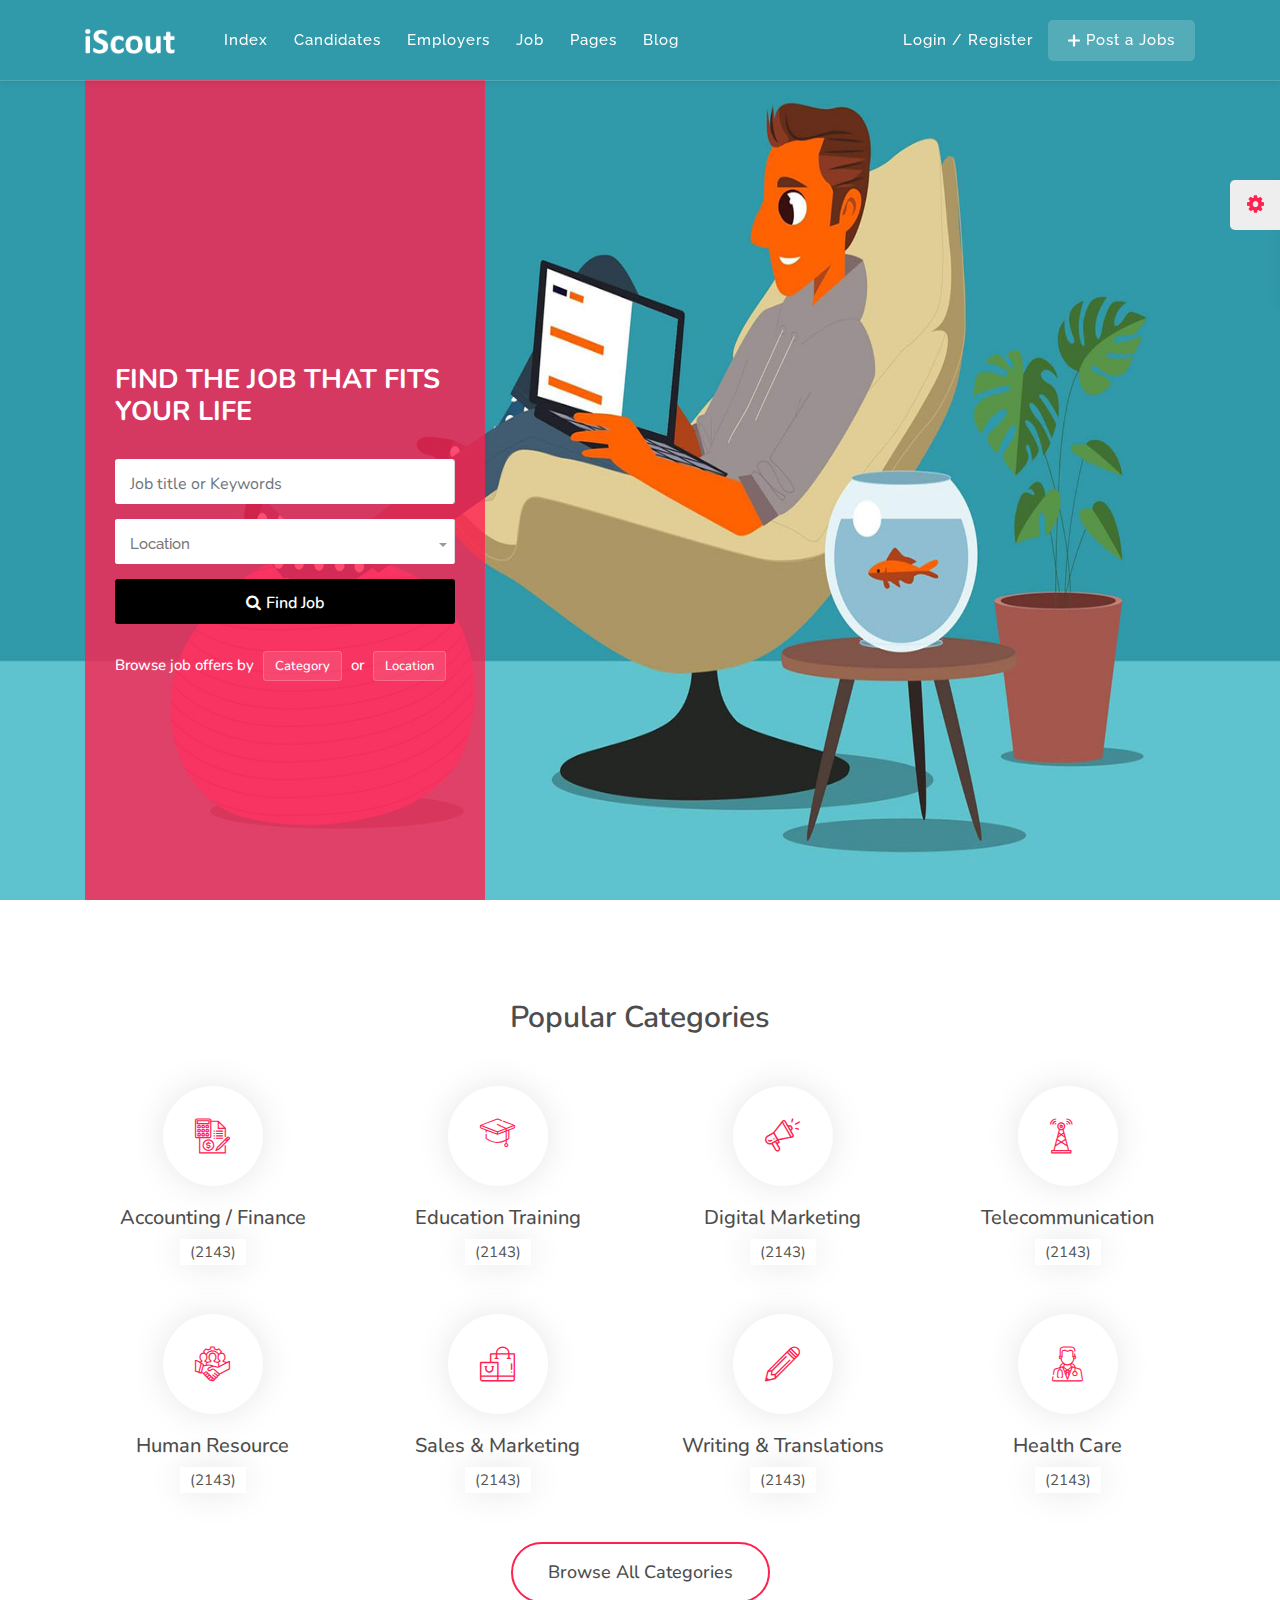
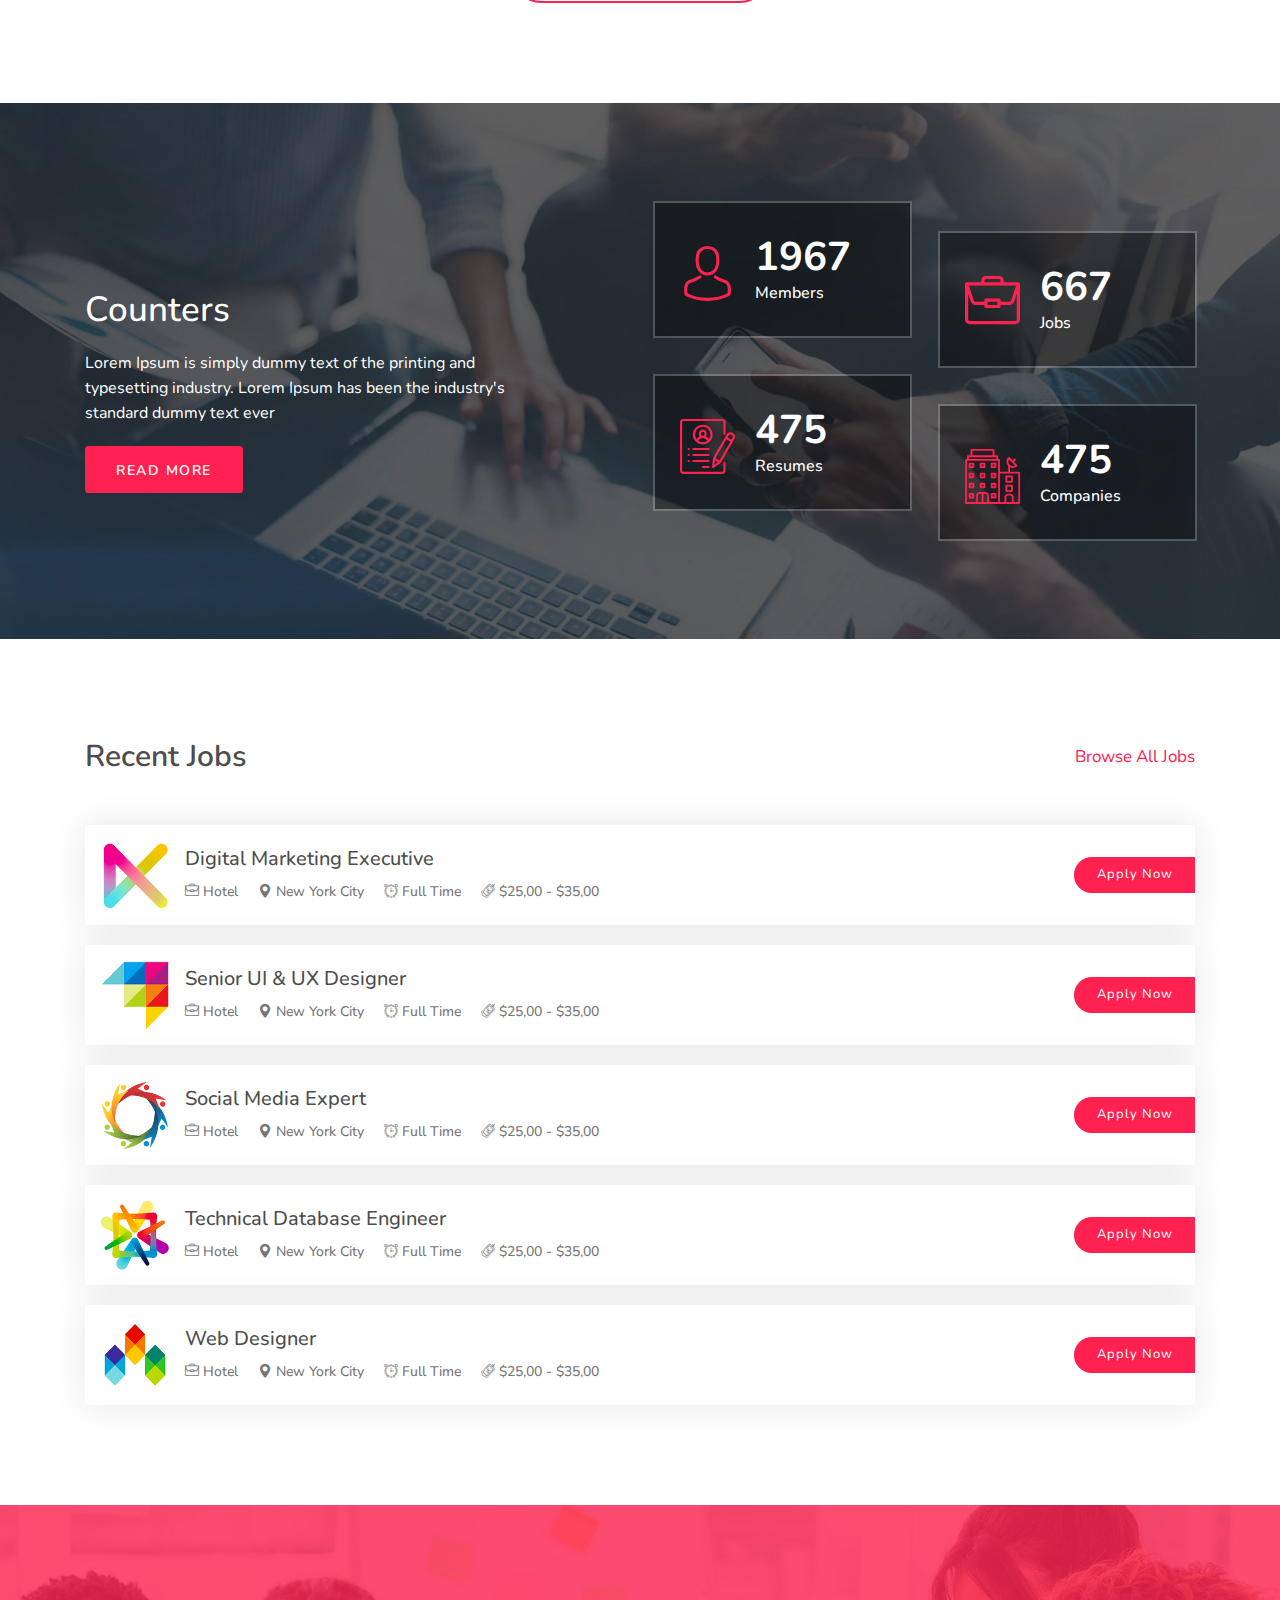
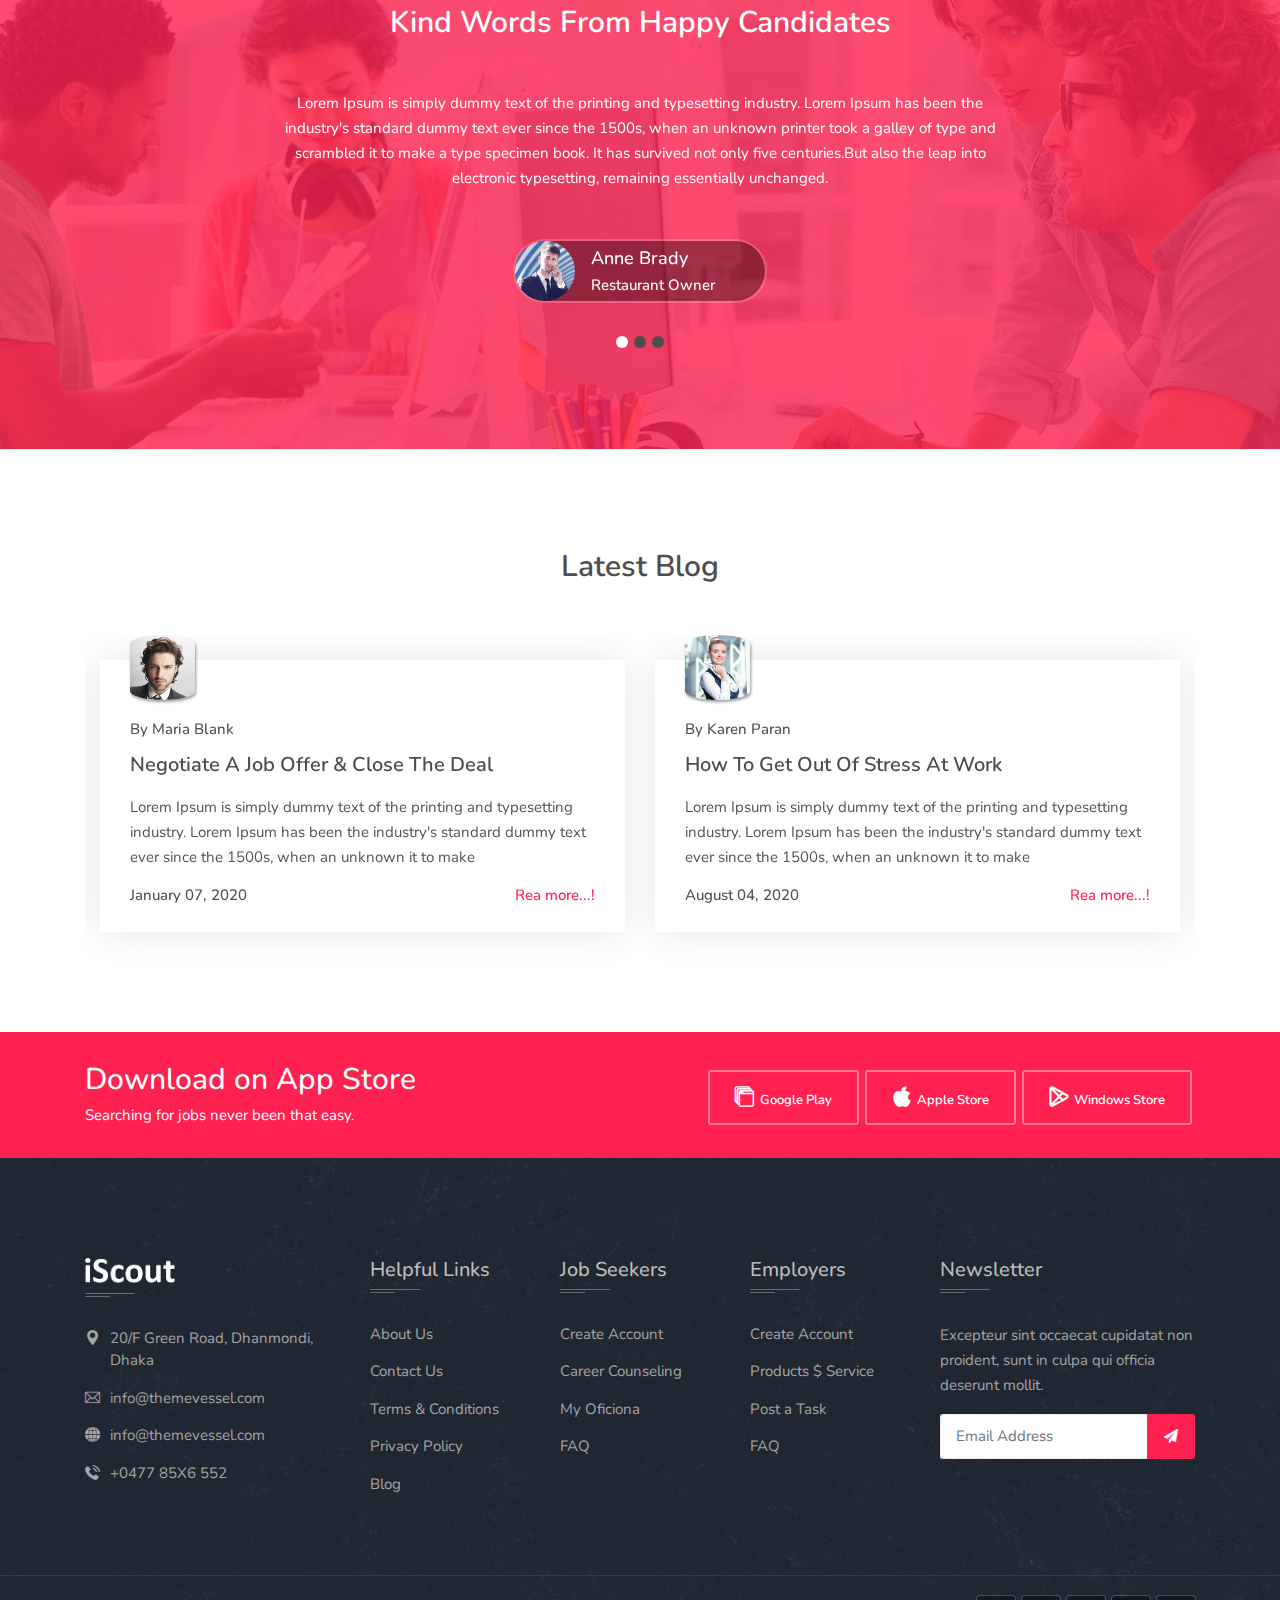
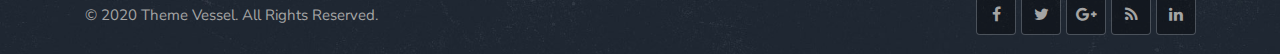
<file: index-3.html>
<!DOCTYPE html>
<html lang="zxx">

<!-- /index-3.html    10:05:48 GMT -->
<head>
    <title>iScout - Job Board HTML Template</title>
    <meta name="viewport" content="width=device-width, initial-scale=1.0">
    <meta charset="utf-8">

    <!-- External CSS libraries -->
    <link rel="stylesheet" type="text/css" href="css/bootstrap.min.css">
    <link rel="stylesheet" type="text/css" href="css/animate.min.css">
    <link rel="stylesheet" type="text/css" href="css/bootstrap-submenu.css">

    <link rel="stylesheet" type="text/css" href="css/bootstrap-select.min.css">
    <link rel="stylesheet" type="text/css" href="css/magnific-popup.css">
    <link rel="stylesheet" type="text/css" href="css/daterangepicker.css">
    <link rel="stylesheet" href="css/leaflet.css" type="text/css">
    <link rel="stylesheet" href="css/map.css" type="text/css">
    <link rel="stylesheet" type="text/css" href="fonts/font-awesome/css/font-awesome.min.css">
    <link rel="stylesheet" type="text/css" href="fonts/flaticon/font/flaticon.css">
    <link rel="stylesheet" type="text/css" href="fonts/linearicons/style.css">
    <link rel="stylesheet" type="text/css"  href="css/jquery.mCustomScrollbar.css">
    <link rel="stylesheet" type="text/css"  href="css/dropzone.css">
    <link rel="stylesheet" type="text/css"  href="css/slick.css">

    <!-- Custom stylesheet -->
    <link rel="stylesheet" type="text/css" href="css/style.css">
    <link rel="stylesheet" type="text/css" id="style_sheet" href="css/skins/red.css">

    <!-- Favicon icon -->
    <link rel="shortcut icon" href="img/favicon.ico" type="image/x-icon" >

    <!-- Google fonts -->
    <link href="https://fonts.googleapis.com/css?family=Nunito:300,400,600,700,800,900%7CRaleway:300,400,500,600,700&amp;display=swap" rel="stylesheet">

    <!-- IE10 viewport hack for Surface/desktop Windows 8 bug -->
    <link rel="stylesheet" type="text/css" href="css/ie10-viewport-bug-workaround.css">

    <!-- Just for debugging purposes. Don't actually copy these 2 lines! -->
    <!--[if lt IE 9]><script  src="js/ie8-responsive-file-warning.js"></script><![endif]-->
    <script  src="js/ie-emulation-modes-warning.js"></script>

    <!-- HTML5 shim and Respond.js for IE8 support of HTML5 elements and media queries -->
    <!--[if lt IE 9]>
    <script  src="js/html5shiv.min.js"></script>
    <script  src="js/respond.min.js"></script>
    <![endif]-->
</head>
<body>
<div class="page_loader"></div>

<!-- Main header start -->
<header class="main-header header-transparent sticky-header">
    <div class="container">
        <nav class="navbar navbar-expand-lg navbar-light">
            <a class="navbar-brand logo" href="index.html">
                <img src="img/logos/logo.png" alt="logo">
            </a>
            <button class="navbar-toggler" type="button" data-toggle="collapse" data-target="#navbarSupportedContent" aria-controls="navbarSupportedContent" aria-expanded="false" aria-label="Toggle navigation">
                <span class="fa fa-bars"></span>
            </button>
            <div class="collapse navbar-collapse" id="navbarSupportedContent">
                <ul class="navbar-nav header-ml">
                    <li class="nav-item dropdown active">
                        <a class="nav-link dropdown-toggle" href="#" id="navbarDropdownMenuLink" data-toggle="dropdown" aria-haspopup="true" aria-expanded="false">
                            Index
                        </a>
                        <ul class="dropdown-menu dm-2" aria-labelledby="navbarDropdownMenuLink">
                            <li><a class="dropdown-item" href="index.html">Index 01</a></li>
                            <li><a class="dropdown-item" href="index-2.html">Index 02</a></li>
                            <li><a class="dropdown-item" href="index-3.html">Index 03</a></li>
                            <li><a class="dropdown-item" href="index-4.html">Index 04</a></li>
                            <li><a class="dropdown-item" href="index-5.html">Index 05</a></li>
                        </ul>
                    </li>
                    <li class="nav-item dropdown">
                        <a class="nav-link dropdown-toggle" href="#" id="navbarDropdownMenuLink9" data-toggle="dropdown" aria-haspopup="true" aria-expanded="false">
                            Candidates
                        </a>
                        <ul class="dropdown-menu dm-2" aria-labelledby="navbarDropdownMenuLink9">
                            <li><a class="dropdown-item" href="candidate-list.html">Candidate List</a></li>
                            <li><a class="dropdown-item" href="candidate-grid.html">Candidate Grid</a></li>
                            <li><a class="dropdown-item" href="candidate-details.html">Candidate Details</a></li>
                            <li class="dropdown-submenu"><a class="dropdown-item dropdown-toggle" href="employer-dashboard.html">Candidate Dashboard</a>
                                <ul class="dropdown-menu dm-2">
                                    <li><a class="dropdown-item" href="dashboard.html">Dashboard</a></li>
                                    <li><a class="dropdown-item" href="edit-profile.html">Edit Profile</a></li>
                                    <li><a class="dropdown-item" href="add-resume.html">Add Resume</a></li>
                                    <li><a class="dropdown-item" href="bookmark.html">bookmark</a></li>
                                    <li><a class="dropdown-item" href="applied.html">Applied</a></li>
                                    <li><a class="dropdown-item" href="messages.html">Messages</a></li>
                                    <li><a class="dropdown-item" href="alerts.html">Job Alert</a></li>
                                    <li><a class="dropdown-item" href="transaction.html">Transaction</a></li>
                                </ul>
                            </li>
                        </ul>
                    </li>
                    <li class="nav-item dropdown">
                        <a class="nav-link dropdown-toggle" href="#" id="navbarDropdownMenuLink2" data-toggle="dropdown" aria-haspopup="true" aria-expanded="false">
                            Employers
                        </a>
                        <ul class="dropdown-menu dm-2" aria-labelledby="navbarDropdownMenuLink">
                            <li><a class="dropdown-item" href="employer-list.html">Employer List</a></li>
                            <li><a class="dropdown-item" href="employer-grid.html">Employer Grid</a></li>
                            <li><a class="dropdown-item" href="employer-details.html">Employer Details</a></li>
                            <li class="dropdown-submenu"><a class="dropdown-item dropdown-toggle" href="employer-dashboard.html">Employer Dashboard</a>
                                <ul class="dropdown-menu dm-2">
                                    <li><a class="dropdown-item" href="employer-dashboard.html">Dashboard</a></li>
                                    <li><a class="dropdown-item" href="employer-dashboard-edit-profile.html">Edit Profile</a></li>
                                    <li><a class="dropdown-item" href="employer-dashboard-post-job.html">Post a Job</a></li>
                                    <li><a class="dropdown-item" href="employer-dashboard-manage-job.html">Manage Job</a></li>
                                    <li><a class="dropdown-item" href="employer-dashboard-manage-candidate.html">Manage Candidate</a></li>
                                    <li><a class="dropdown-item" href="employer-dashboard-messages.html">Messages</a></li>
                                    <li><a class="dropdown-item" href="employer-dashboard-transaction.html">Transaction</a></li>
                                </ul>
                            </li>
                        </ul>
                    </li>
                    <li class="nav-item dropdown">
                        <a class="nav-link dropdown-toggle" href="#" id="navbarDropdownMenuLink10" data-toggle="dropdown" aria-haspopup="true" aria-expanded="false">
                            Job
                        </a>
                        <ul class="dropdown-menu dm-2" aria-labelledby="navbarDropdownMenuLink10">
                            <li><a class="dropdown-item" href="job-list.html">Job List</a></li>
                            <li><a class="dropdown-item" href="job-grid.html">Job Grid</a></li>
                            <li><a class="dropdown-item" href="job-details.html">Job Details</a></li>
                        </ul>
                    </li>
                    <li class="nav-item dropdown megamenu-li">
                        <a class="nav-link dropdown-toggle" href="#" id="dropdown01" data-toggle="dropdown" aria-haspopup="true" aria-expanded="false">Pages</a>
                        <div class="dropdown-menu megamenu" aria-labelledby="dropdown01">
                            <div class="megamenu-area">
                                <div class="row sobuz">
                                    <div class="col-sm-4 col-md-4 col-lg-4">
                                        <div class="megamenu-section">
                                            <h6 class="megamenu-title">Pages</h6>
                                            <a class="dropdown-item" href="about.html">About Us</a>
                                            <a class="dropdown-item" href="our-team.html">Our Team</a>
                                            <a class="dropdown-item" href="pricing-plan.html">Pricing Plan</a>
                                            <a class="dropdown-item" href="terms-and-policies.html">Terms And Policies</a>
                                            <a class="dropdown-item" href="how-it-work.html">How It Work</a>
                                        </div>
                                    </div>
                                    <div class="col-sm-4 col-md-4 col-lg-4">
                                        <div class="megamenu-section">
                                            <h6 class="megamenu-title">Pages</h6>
                                            <a class="dropdown-item" href="contact.html">Contact Us</a>
                                            <a class="dropdown-item" href="invoices.html">Invoice</a>
                                            <a class="dropdown-item" href="faq.html">Faq</a>
                                            <a class="dropdown-item" href="icon.html">Icons</a>
                                            <a class="dropdown-item" href="typoghrapy.html">Typoghrapy</a>
                                        </div>
                                    </div>
                                    <div class="col-sm-4 col-md-4 col-lg-4">
                                        <div class="megamenu-section">
                                            <h6 class="megamenu-title">Pages</h6>
                                            <a class="dropdown-item" href="coming-soon.html">Coming Soon</a>
                                            <a class="dropdown-item" href="login.html">Login</a>
                                            <a class="dropdown-item" href="signup.html">Register</a>
                                            <a class="dropdown-item" href="404.html">Error Page</a>
                                        </div>
                                    </div>
                                </div>
                            </div>
                        </div>
                    </li>
                    <li class="nav-item dropdown">
                        <a class="nav-link dropdown-toggle" href="#" id="navbarDropdownMenuLink7" data-toggle="dropdown" aria-haspopup="true" aria-expanded="false">
                            Blog
                        </a>
                        <ul class="dropdown-menu dm-2" aria-labelledby="navbarDropdownMenuLink7">
                            <li><a class="dropdown-item" href="blog-columns-2.html">Blog 2 Columns</a></li>
                            <li><a class="dropdown-item" href="blog-columns-3.html">Blog 3 Columns</a></li>
                            <li><a class="dropdown-item" href="blog-right-sidebar.html">Blog Right Sidebar</a></li>
                            <li><a class="dropdown-item" href="blog-details.html">Blog Details</a></li>
                        </ul>
                    </li>
                </ul>
                <ul class="navbar-nav ml-auto">
                    <li class="nav-item ni-2">
                        <a class="nav-link" href="login.html">
                            Login
                        </a>
                    </li>
                    <li class="nav-item ni-2">
                        <a class="nav-link deffold" href="#">
                            /
                        </a>
                    </li>
                    <li class="nav-item ni-2">
                        <a class="nav-link" href="signup.html">
                            Register
                        </a>
                    </li>
                    <li class="nav-item">
                        <a href="#" class="nav-link link-color"><i class="flaticon-plus"></i> Post a Jobs</a>
                    </li>
                </ul>
            </div>
        </nav>
    </div>
</header>
<!-- Main header end -->

<!-- Banner start -->
<div class="banner" id="banner">
    <div id="bannerCarousole" class="carousel slide" data-ride="carousel">
        <div class="carousel-inner">
            <div class="carousel-item banner-max-height active item-bg">
                <img class="d-block w-100 h-100" src="img/banner/banner-6.jpg" alt="banner">
                <div class="carousel-caption banner-slider-inner bsi d-flex text-center container">
                    <div class="search-info">
                        <div class="banner-inner text-left">
                            <div class="banner-text">
                                <h2>Find the Job That Fits Your Life</h2>
                                <div class="inline-search-area ml-auto mr-auto">
                                    <div class="search-boxs">
                                        <div class="search-col">
                                            <input type="text" name="search" class="form-control has-icon b-radius" placeholder="Job title or Keywords">
                                        </div>
                                        <div class="search-col">
                                            <select class="selectpicker search-fields" name="location">
                                                <option>Location</option>
                                                <option>New York</option>
                                                <option>Australian</option>
                                            </select>
                                        </div>
                                        <div class="find">
                                            <button class="btn btn-search btn-block b-radius btn-active">
                                                <i class="fa fa-search"></i><strong>Find Job</strong>
                                            </button>
                                        </div>
                                    </div>
                                </div>
                                <div class="clearfix"></div>
                                <div class="browse-jobs">
                                    Browse job offers by <a href="#">Category</a> or <a href="#">Location</a>
                                </div>
                            </div>
                        </div>
                    </div>
                </div>
            </div>
        </div>
        <div class="banner-inner bi-2 search-info-2 text-left">
            <div class="container">
                <div class="row">
                    <div class="col-xl-9 col-lg-10">
                        <div class="tc">
                            <h1>Find the Job That Fits Your Life</h1>
                            <p>We offer 12505 jobs vacation right now</p>
                            <div class="inline-search-area ml-auto mr-auto">
                                <div class="search-boxs">
                                    <div class="search-col">
                                        <input type="text" name="search" class="form-control has-icon b-radius" placeholder="Job title or Keywords">
                                    </div>
                                    <div class="search-col">
                                        <select class="selectpicker search-fields" name="location">
                                            <option>Location</option>
                                            <option>New York</option>
                                            <option>Australian</option>
                                            <option>Canada</option>
                                            <option>London</option>
                                        </select>
                                    </div>
                                    <div class="find">
                                        <button class="btn button-theme btn-search btn-block b-radius">
                                            <i class="fa fa-search"></i><strong>Find Job</strong>
                                        </button>
                                    </div>
                                </div>
                            </div>
                            <div class="clearfix"></div>
                            <div class="browse-jobs">
                                Browse job offers by <a href="#">Category</a> or <a href="#">Location</a>
                            </div>
                        </div>
                    </div>
                </div>
            </div>
        </div>
    </div>
</div>
<!-- Banner end -->

<!-- Popular categories strat -->
<div class="popular-categories content-area-5">
    <div class="container">
        <!-- Main title -->
        <div class="main-title text-center">
            <h1>Popular Categories</h1>
        </div>
        <div class="row">
            <div class="col-lg-3 col-md-6 col-sm-6">
                <div class="categorie-box-1">
                    <div class="icon">
                        <i class="flaticon-money"></i>
                    </div>
                    <h5>Accounting / Finance</h5>
                    <span>(2143)</span>
                </div>
            </div>
            <div class="col-lg-3 col-md-6 col-sm-6">
                <div class="categorie-box-1">
                    <div class="icon">
                        <i class="flaticon-student"></i>
                    </div>
                    <h5>Education Training</h5>
                    <span>(2143)</span>
                </div>
            </div>
            <div class="col-lg-3 col-md-6 col-sm-6">
                <div class="categorie-box-1">
                    <div class="icon">
                        <i class="flaticon-shout"></i>
                    </div>
                    <h5>Digital Marketing</h5>
                    <span>(2143)</span>
                </div>
            </div>
            <div class="col-lg-3 col-md-6 col-sm-6">
                <div class="categorie-box-1">
                    <div class="icon">
                        <i class="flaticon-tower"></i>
                    </div>
                    <h5>Telecommunication</h5>
                    <span>(2143)</span>
                </div>
            </div>
            <div class="col-lg-3 col-md-6 col-sm-6">
                <div class="categorie-box-1">
                    <div class="icon">
                        <i class="flaticon-team"></i>
                    </div>
                    <h5>Human Resource</h5>
                    <span>(2143)</span>
                </div>
            </div>
            <div class="col-lg-3 col-md-6 col-sm-6">
                <div class="categorie-box-1">
                    <div class="icon">
                        <i class="flaticon-sale"></i>
                    </div>
                    <h5>Sales & Marketing</h5>
                    <span>(2143)</span>
                </div>
            </div>
            <div class="col-lg-3 col-md-6 col-sm-6">
                <div class="categorie-box-1">
                    <div class="icon">
                        <i class="flaticon-pencil"></i>
                    </div>
                    <h5>Writing & Translations</h5>
                    <span>(2143)</span>
                </div>
            </div>
            <div class="col-lg-3 col-md-6 col-sm-6">
                <div class="categorie-box-1">
                    <div class="icon">
                        <i class="flaticon-doctor"></i>
                    </div>
                    <h5>Health Care</h5>
                    <span>(2143)</span>
                </div>
            </div>
            <div class="col-lg-12">
                <div class="browse-all-categories text-center">
                    <a href="#" class="btn browse-btn">Browse All Categories</a>
                </div>
            </div>
        </div>
    </div>
</div>
<!-- Popular categories end -->

<!-- Counters strat -->
<div class="counters counters-2">
    <div class="container">
        <div class="row">
            <div class="col-lg-6 align-self-center">
                <div class="counters-text">
                    <h1>Counters</h1>
                    <p>Lorem Ipsum is simply dummy text of the printing and typesetting industry. Lorem Ipsum has been the industry's standard dummy text ever</p>
                    <a href="#" class="btn btn-md btn-theme">Read more</a>
                </div>
            </div>
            <div class="col-lg-6">
                <div class="row">
                    <div class="col-lg-6 col-md-6 col-sm-6">
                        <div class="counter-box">
                            <div class="icon">
                                <i class="flaticon-user"></i>
                            </div>
                            <div class="cb">
                                <h1 class="counter">1967</h1>
                                <p>Members</p>
                            </div>
                        </div>
                        <div class="counter-box">
                            <div class="icon">
                                <i class="flaticon-portfolio"></i>
                            </div>
                            <div class="cb">
                                <h1 class="counter">475</h1>
                                <p>Resumes</p>
                            </div>
                        </div>
                    </div>
                    <div class="col-lg-6 col-md-6 col-sm-6">
                        <div class="counter-box mt-30">
                            <div class="icon">
                                <i class="flaticon-work"></i>
                            </div>
                            <div class="cb">
                                <h1 class="counter">667</h1>
                                <p>Jobs</p>
                            </div>
                        </div>
                        <div class="counter-box">
                            <div class="icon">
                                <i class="flaticon-branch"></i>
                            </div>
                            <div class="cb">
                                <h1 class="counter">475</h1>
                                <p>Companies</p>
                            </div>
                        </div>
                    </div>
                </div>
            </div>
        </div>
    </div>
</div>
<!-- Counters end -->

<!-- Job section strat -->
<div class="job-section content-area-5">
    <div class="container">
        <div class="row">
            <div class="col-lg-12">
                <div class="main-title-2">
                    <h1>Recent Jobs</h1>
                    <a href="#" class="float-right baj">Browse All Jobs</a>
                </div>
            </div>
        </div>
        <div class="row">
            <div class="col-lg-12">
                <div class="job-item media">
                    <a class="icon" href="#">
                        <div class="company-logo">
                            <img src="img/company-logo/logo-1.png" alt="logo">
                        </div>
                    </a>
                    <div class="media-body align-self-center">
                        <h4><a href="#">Digital Marketing Executive</a></h4>
                        <div class="job-ad-item">
                            <ul>
                                <li><i class="flaticon-work"></i> Hotel</li>
                                <li><i class="flaticon-pin"></i> New York City</li>
                                <li><i class="flaticon-clock"></i> Full Time</li>
                                <li><i class="flaticon-discount"></i> $25,00 - $35,00</li>
                            </ul>
                        </div>
                        <div class="div-right">
                            <a href="#" class="apply-button">Apply Now</a>
                        </div>
                    </div>
                </div>
                <div class="job-item media">
                    <a class="icon" href="#">
                        <div class="company-logo">
                            <img src="img/company-logo/logo-2.png" alt="logo">
                        </div>
                    </a>
                    <div class="media-body align-self-center">
                        <h4><a href="#">Senior UI & UX Designer</a></h4>
                        <div class="job-ad-item">
                            <ul>
                                <li><i class="flaticon-work"></i> Hotel</li>
                                <li><i class="flaticon-pin"></i> New York City</li>
                                <li><i class="flaticon-clock"></i> Full Time</li>
                                <li><i class="flaticon-discount"></i> $25,00 - $35,00</li>
                            </ul>
                        </div>
                        <div class="div-right">
                            <a href="#" class="apply-button">Apply Now</a>
                        </div>
                    </div>
                </div>
                <div class="job-item media">
                    <a class="icon" href="#">
                        <div class="company-logo">
                            <img src="img/company-logo/logo-3.png" alt="logo">
                        </div>
                    </a>
                    <div class="media-body align-self-center">
                        <h4><a href="#">Social Media Expert</a></h4>
                        <div class="job-ad-item">
                            <ul>
                                <li><i class="flaticon-work"></i> Hotel</li>
                                <li><i class="flaticon-pin"></i> New York City</li>
                                <li><i class="flaticon-clock"></i> Full Time</li>
                                <li><i class="flaticon-discount"></i> $25,00 - $35,00</li>
                            </ul>
                        </div>
                        <div class="div-right">
                            <a href="#" class="apply-button">Apply Now</a>
                        </div>
                    </div>
                </div>
                <div class="job-item media">
                    <a class="icon" href="#">
                        <div class="company-logo">
                            <img src="img/company-logo/logo-4.png" alt="logo">
                        </div>
                    </a>
                    <div class="media-body align-self-center">
                        <h4><a href="#">Technical Database Engineer</a></h4>
                        <div class="job-ad-item">
                            <ul>
                                <li><i class="flaticon-work"></i> Hotel</li>
                                <li><i class="flaticon-pin"></i> New York City</li>
                                <li><i class="flaticon-clock"></i> Full Time</li>
                                <li><i class="flaticon-discount"></i> $25,00 - $35,00</li>
                            </ul>
                        </div>
                        <div class="div-right">
                            <a href="#" class="apply-button">Apply Now</a>
                        </div>
                    </div>
                </div>
                <div class="job-item media mb-0">
                    <a class="icon" href="#">
                        <div class="company-logo">
                            <img src="img/company-logo/logo-5.png" alt="logo">
                        </div>
                    </a>
                    <div class="media-body align-self-center">
                        <h4><a href="#">Web Designer</a></h4>
                        <div class="job-ad-item">
                            <ul>
                                <li><i class="flaticon-work"></i> Hotel</li>
                                <li><i class="flaticon-pin"></i> New York City</li>
                                <li><i class="flaticon-clock"></i> Full Time</li>
                                <li><i class="flaticon-discount"></i> $25,00 - $35,00</li>
                            </ul>
                        </div>
                        <div class="div-right">
                            <a href="#" class="apply-button">Apply Now</a>
                        </div>
                    </div>
                </div>
            </div>
        </div>
    </div>
</div>
<!-- Job section end -->

<!-- Testimonial start -->
<div class="testimonial-3">
    <div class="container">
        <div class="row">
            <div class="offset-lg-2 col-lg-8">
                <div class="main-title-3">
                    <h1>Kind Words From Happy Candidates</h1>
                </div>
                <div id="carouselExampleIndicators3" class="carousel slide" data-ride="carousel">
                    <ol class="carousel-indicators">
                        <li data-target="#carouselExampleIndicators3" data-slide-to="0" class="active"></li>
                        <li data-target="#carouselExampleIndicators3" data-slide-to="1" class=""></li>
                        <li data-target="#carouselExampleIndicators3" data-slide-to="2" class=""></li>
                    </ol>
                    <div class="carousel-inner">
                        <div class="carousel-item active">
                            <div class="testimonial-info">
                                <p>Lorem Ipsum is simply dummy text of the printing and typesetting industry. Lorem Ipsum has been the industry's standard dummy text ever since the 1500s, when an unknown printer took a galley of type and scrambled it to make a type specimen book. It has survived not only five centuries.But also the leap into electronic typesetting, remaining essentially unchanged.</p>
                                <div class="media mb-5">
                                    <a class="pr-3" href="#">
                                        <img src="img/avatar/avatar-1.jpg" alt="team-3" class="img-fluid">
                                    </a>
                                    <div class="media-body align-self-center">
                                        <h5>
                                            <a href="#">Anne Brady</a>
                                        </h5>
                                        <h6>Restaurant Owner</h6>
                                    </div>
                                </div>
                            </div>
                        </div>
                        <div class="carousel-item">
                            <div class="testimonial-info">
                                <p>Lorem Ipsum is simply dummy text of the printing and typesetting industry. Lorem Ipsum has been the industry's standard dummy text ever since the 1500s, when an unknown printer took a galley of type and scrambled it to make a type specimen book. It has survived not only five centuries.But also the leap into electronic typesetting, remaining essentially unchanged.</p>
                                <div class="media mb-5">
                                    <a class="pr-3" href="#">
                                        <img src="img/avatar/avatar-2.jpg" alt="team-3" class="img-fluid">
                                    </a>
                                    <div class="media-body align-self-center">
                                        <h5>
                                            <a href="#">Antony Moore</a>
                                        </h5>
                                        <h6>Restaurant Owner</h6>
                                    </div>
                                </div>
                            </div>
                        </div>
                        <div class="carousel-item">
                            <div class="testimonial-info">
                                <p>Lorem Ipsum is simply dummy text of the printing and typesetting industry. Lorem Ipsum has been the industry's standard dummy text ever since the 1500s, when an unknown printer took a galley of type and scrambled it to make a type specimen book. It has survived not only five centuries.But also the leap into electronic typesetting, remaining essentially unchanged.</p>
                                <div class="media mb-5">
                                    <a class="pr-3" href="#">
                                        <img src="img/avatar/avatar-3.jpg" alt="team-3" class="img-fluid">
                                    </a>
                                    <div class="media-body align-self-center">
                                        <h5>
                                            <a href="#">Emma Connor</a>
                                        </h5>
                                        <h6>Restaurant Owner</h6>
                                    </div>
                                </div>
                            </div>
                        </div>
                    </div>
                </div>
            </div>
        </div>
    </div>
</div>
<!-- Testimonial end -->

<!-- Blog start -->
<div class="blog content-area">
    <div class="container">
        <!-- Main title -->
        <div class="main-title">
            <h1>Latest Blog</h1>
        </div>
        <div class="container">
            <div class="slick-slider-area">
                <div class="row slick-carousel" data-slick='{"slidesToShow": 2, "responsive":[{"breakpoint": 1024,"settings":{"slidesToShow": 2}}, {"breakpoint": 768,"settings":{"slidesToShow": 1}}]}'>
                    <div class="slick-slide-item">
                        <div class="blog-2">
                            <div class="profile-user">
                                <img src="img/avatar/avatar-4.jpg" alt="user">
                            </div>
                            <h5>By Karen Paran</h5>
                            <h3>
                                <a href="blog-details.html">How To Get Out Of Stress At Work</a>
                            </h3>
                            <p>Lorem Ipsum is simply dummy text of the printing and typesetting industry. Lorem Ipsum has been the industry's standard dummy text ever since the 1500s, when an unknown it to make</p>
                            <h5>August 04, 2020  <a href="blog-details.html" class="b-btn float-right">Rea more...!</a></h5>
                        </div>
                    </div>
                    <div class="slick-slide-item">
                        <div class="blog-2">
                            <div class="profile-user">
                                <img src="img/avatar/avatar-1.jpg" alt="user">
                            </div>
                            <h5>By Maria Blank</h5>
                            <h3>
                                <a href="blog-details.html">Negotiate A Job Offer & Close The Deal</a>
                            </h3>
                            <p>Lorem Ipsum is simply dummy text of the printing and typesetting industry. Lorem Ipsum has been the industry's standard dummy text ever since the 1500s, when an unknown it to make</p>
                            <h5>February 21, 2020  <a href="blog-details.html" class="b-btn float-right">Rea more...!</a></h5>
                        </div>
                    </div>
                    <div class="slick-slide-item">
                        <div class="blog-2">
                            <div class="profile-user">
                                <img src="img/avatar/avatar-3.jpg" alt="user">
                            </div>
                            <h5>By Maria Blank</h5>
                            <h3>
                                <a href="blog-details.html">Negotiate A Job Offer & Close The Deal</a>
                            </h3>
                            <p>Lorem Ipsum is simply dummy text of the printing and typesetting industry. Lorem Ipsum has been the industry's standard dummy text ever since the 1500s, when an unknown it to make</p>
                            <h5>January 07, 2020  <a href="blog-details.html" class="b-btn float-right">Rea more...!</a></h5>
                        </div>
                    </div>
                </div>
            </div>
        </div>
    </div>
</div>
<!-- Blog end -->

<!-- Intro section -->
<div class="intro-section">
    <div class="container">
        <div class="row">
            <div class="col-lg-5 col-md-12 col-sm-12">
                <div class="intro-text">
                    <h3>Download on App Store</h3>
                    <p>Searching for jobs never been that easy.</p>
                </div>
            </div>
            <div class="col-lg-7 col-md-12 col-sm-12">
                <div class="app-download-button">
                    <a href="#" class="android-app"><i class="flaticon-google-play"></i>Windows Store</a>
                    <a href="#" class="apple-app"><i class="flaticon-apple"></i>Apple Store</a>
                    <a href="#" class="android-app"><i class="flaticon-app-1"></i>Google Play</a>
                </div>
            </div>
        </div>
    </div>
</div>
<!-- Intro end -->

<!-- Footer start -->
<footer class="footer">
    <div class="container footer-inner">
        <div class="row">
            <div class="col-xl-3 col-lg-3 col-md-4 col-sm-6">
                <div class="footer-item clearfix">
                    <img src="img/logos/logo.png" alt="logo" class="f-logo">
                    <div class="s-border"></div>
                    <div class="m-border"></div>
                    <ul class="contact-info">
                        <li>
                            <i class="flaticon-pin"></i>20/F Green Road, Dhanmondi, Dhaka
                        </li>
                        <li>
                            <i class="flaticon-mail"></i><a href="mailto:sales@hotelempire.com">info@themevessel.com</a>
                        </li>
                        <li>
                            <i class="flaticon-internet"></i><a href="mailto:sales@hotelempire.com">info@themevessel.com</a>
                        </li>
                        <li>
                            <i class="flaticon-phone"></i><a href="tel:+55-417-634-7071">+0477 85X6 552</a>
                        </li>
                    </ul>
                </div>
            </div>
            <div class="col-xl-2 col-lg-2 col-md-4 col-sm-6">
                <div class="footer-item">
                    <h4>Helpful Links</h4>
                    <div class="s-border"></div>
                    <div class="m-border"></div>
                    <ul class="links">
                        <li>
                            <a href="#">About Us</a>
                        </li>
                        <li>
                            <a href="#">Contact Us</a>
                        </li>
                        <li>
                            <a href="#">Terms & Conditions</a>
                        </li>
                        <li>
                            <a href="#">Privacy Policy</a>
                        </li>
                        <li>
                            <a href="#">Blog</a>
                        </li>
                    </ul>
                </div>
            </div>
            <div class="col-xl-2 col-lg-2 col-md-4 col-sm-6">
                <div class="footer-item">
                    <h4>Job Seekers</h4>
                    <div class="s-border"></div>
                    <div class="m-border"></div>
                    <ul class="links">
                        <li>
                            <a href="#">Create Account</a>
                        </li>
                        <li>
                            <a href="about.html">Career Counseling</a>
                        </li>
                        <li>
                            <a href="pricing-tables.html">My Oficiona</a>
                        </li>
                        <li>
                            <a href="contact.html">FAQ</a>
                        </li>
                    </ul>
                </div>
            </div>
            <div class="col-xl-2 col-lg-2 col-md-4 col-sm-6">
                <div class="footer-item">
                    <h4>Employers</h4>
                    <div class="s-border"></div>
                    <div class="m-border"></div>
                    <ul class="links">
                        <li>
                            <a href="#">Create Account</a>
                        </li>
                        <li>
                            <a href="#">Products $ Service</a>
                        </li>
                        <li>
                            <a href="#">Post a Task</a>
                        </li>
                        <li>
                            <a href="#">FAQ</a>
                        </li>
                    </ul>
                </div>
            </div>
            <div class="col-xl-3 col-lg-3 col-md-8 col-sm-12">
                <div class="footer-item clearfix">
                    <h4>Newsletter</h4>
                    <div class="s-border"></div>
                    <div class="m-border"></div>
                    <div class="Subscribe-box">
                        <p>Excepteur sint occaecat cupidatat non proident, sunt in culpa qui officia deserunt mollit.</p>
                        <form class="form-inline" action="#" method="GET">
                            <input type="text" class="form-control mb-sm-0" id="inlineFormInputName3" placeholder="Email Address">
                            <button type="submit" class="btn"><i class="fa fa-paper-plane"></i></button>
                        </form>
                    </div>
                </div>
            </div>
        </div>
    </div>
    <div class="sub-footer">
        <div class="container">
            <div class="row">
                <div class="col-xl-9 col-lg-9 col-md-12">
                    <p class="copy">© 2020 <a href="#">Theme Vessel.</a> All Rights Reserved.</p>
                </div>
                <div class="col-xl-3 col-lg-3 col-md-12">
                    <ul class="social-list clearfix">
                        <li><a href="#"><i class="fa fa-facebook"></i></a></li>
                        <li><a href="#"><i class="fa fa-twitter"></i></a></li>
                        <li><a href="#"><i class="fa fa-google-plus"></i></a></li>
                        <li><a href="#"><i class="fa fa-rss"></i></a></li>
                        <li><a href="#"><i class="fa fa-linkedin"></i></a></li>
                    </ul>
                </div>
            </div>
        </div>
    </div>
</footer>
<!-- Footer end -->

<script src="js/jquery-2.2.0.min.js"></script>
<script src="js/popper.min.js"></script>
<script src="js/bootstrap.min.js"></script>
<script  src="js/bootstrap-submenu.js"></script>
<script  src="js/rangeslider.js"></script>
<script  src="js/jquery.mb.YTPlayer.js"></script>
<script  src="js/bootstrap-select.min.js"></script>
<script  src="js/jquery.easing.1.3.js"></script>
<script  src="js/jquery.scrollUp.js"></script>
<script  src="js/jquery.mCustomScrollbar.concat.min.js"></script>
<script  src="js/leaflet.js"></script>
<script  src="js/leaflet-providers.js"></script>
<script  src="js/leaflet.markercluster.js"></script>
<script  src="js/moment.min.js"></script>
<script  src="js/daterangepicker.min.js"></script>
<script  src="js/dropzone.js"></script>
<script  src="js/slick.min.js"></script>
<script  src="js/jquery.filterizr.js"></script>
<script  src="js/jquery.magnific-popup.min.js"></script>
<script  src="js/jquery.countdown.js"></script>
<script  src="js/maps.js"></script>
<script  src="js/app.js"></script>

<!-- IE10 viewport hack for Surface/desktop Windows 8 bug -->
<script  src="js/ie10-viewport-bug-workaround.js"></script>
<!-- Custom javascript -->
<script  src="js/ie10-viewport-bug-workaround.js"></script>
</body>

<!-- /index-3.html    10:05:48 GMT -->
</html>
</file>
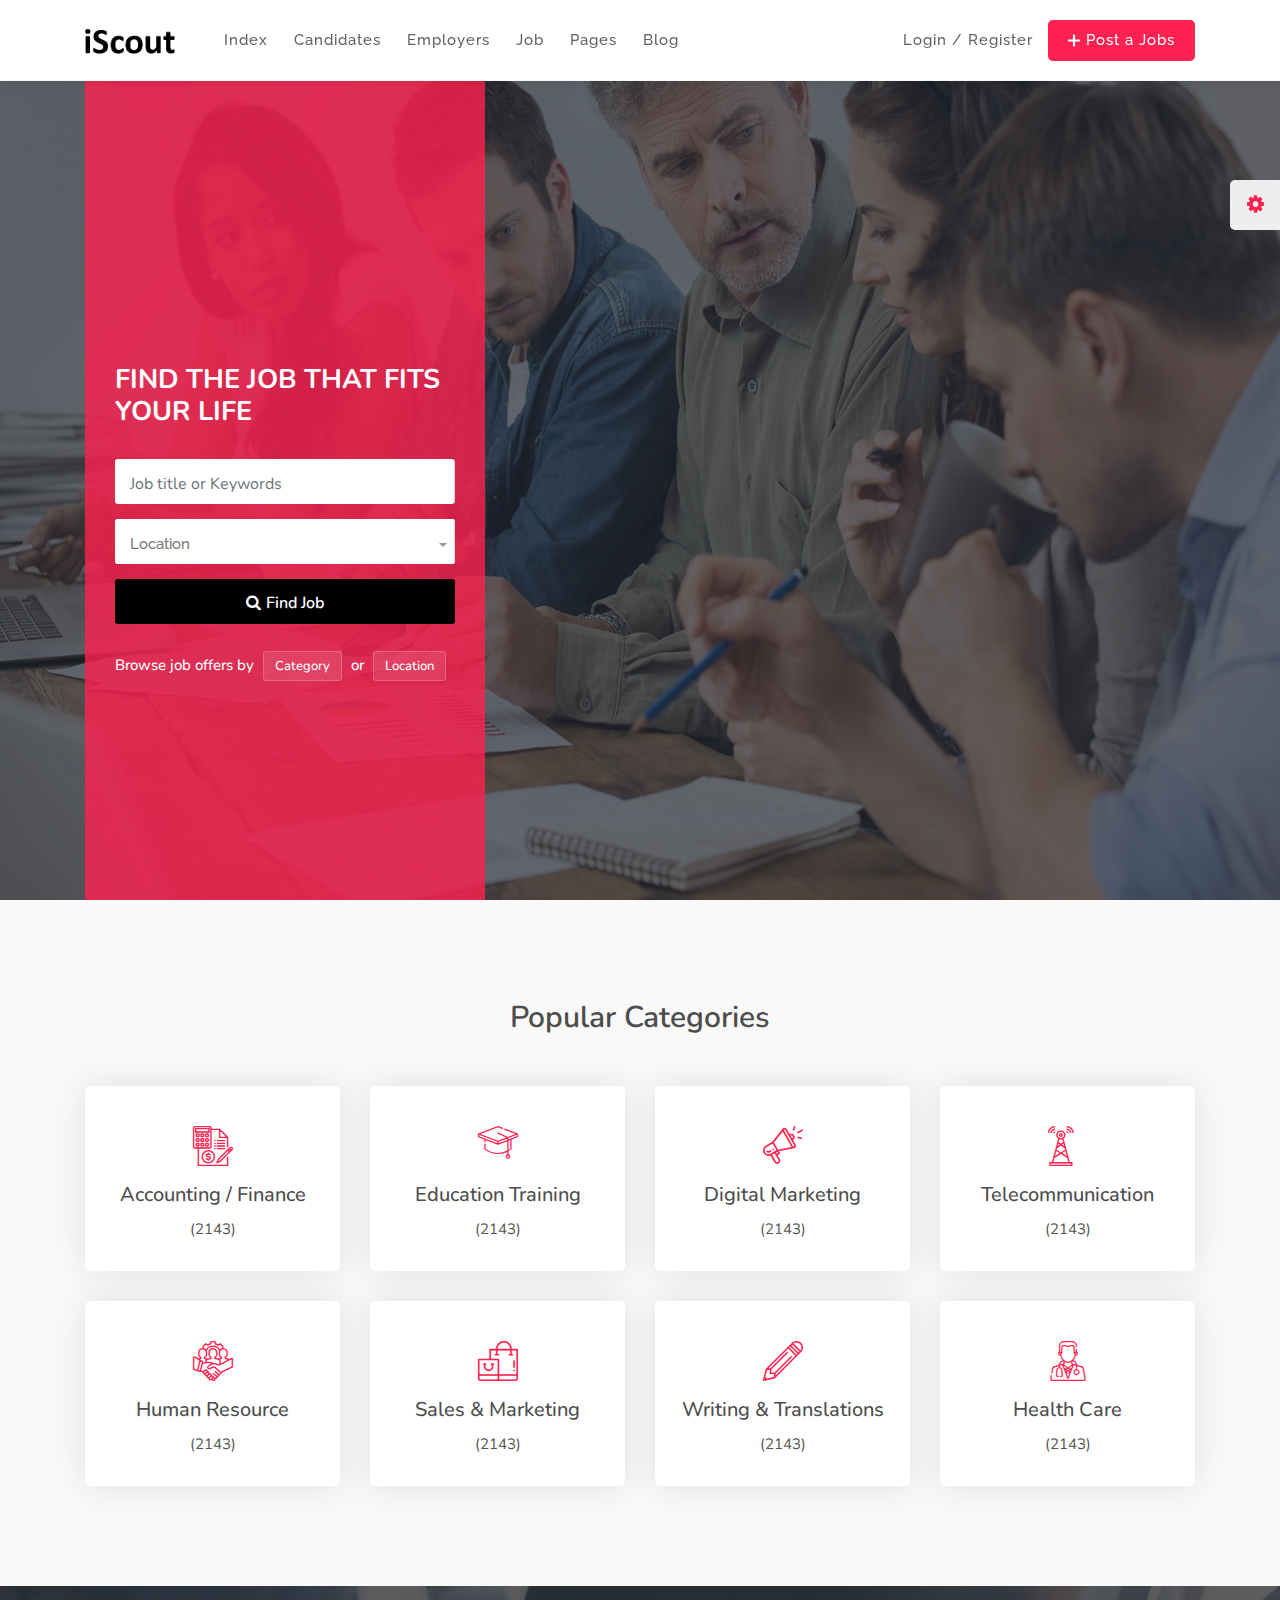
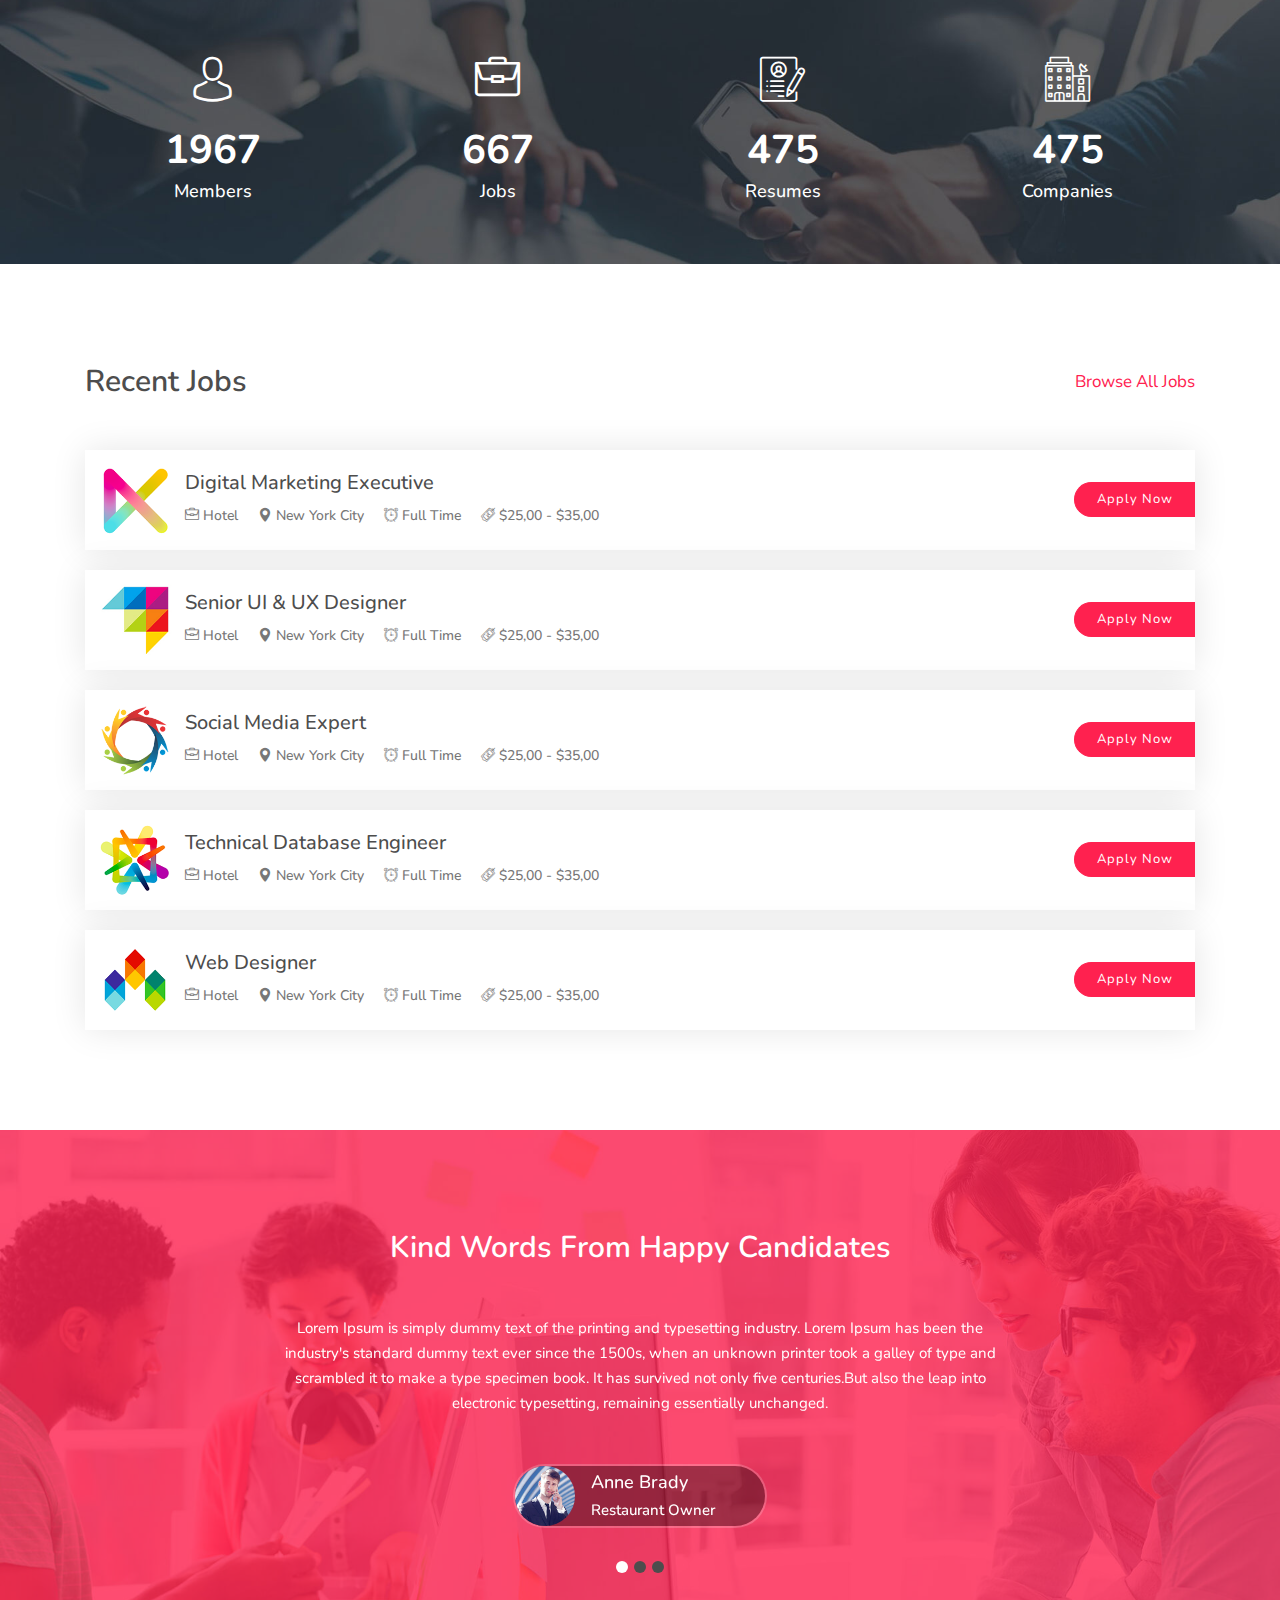
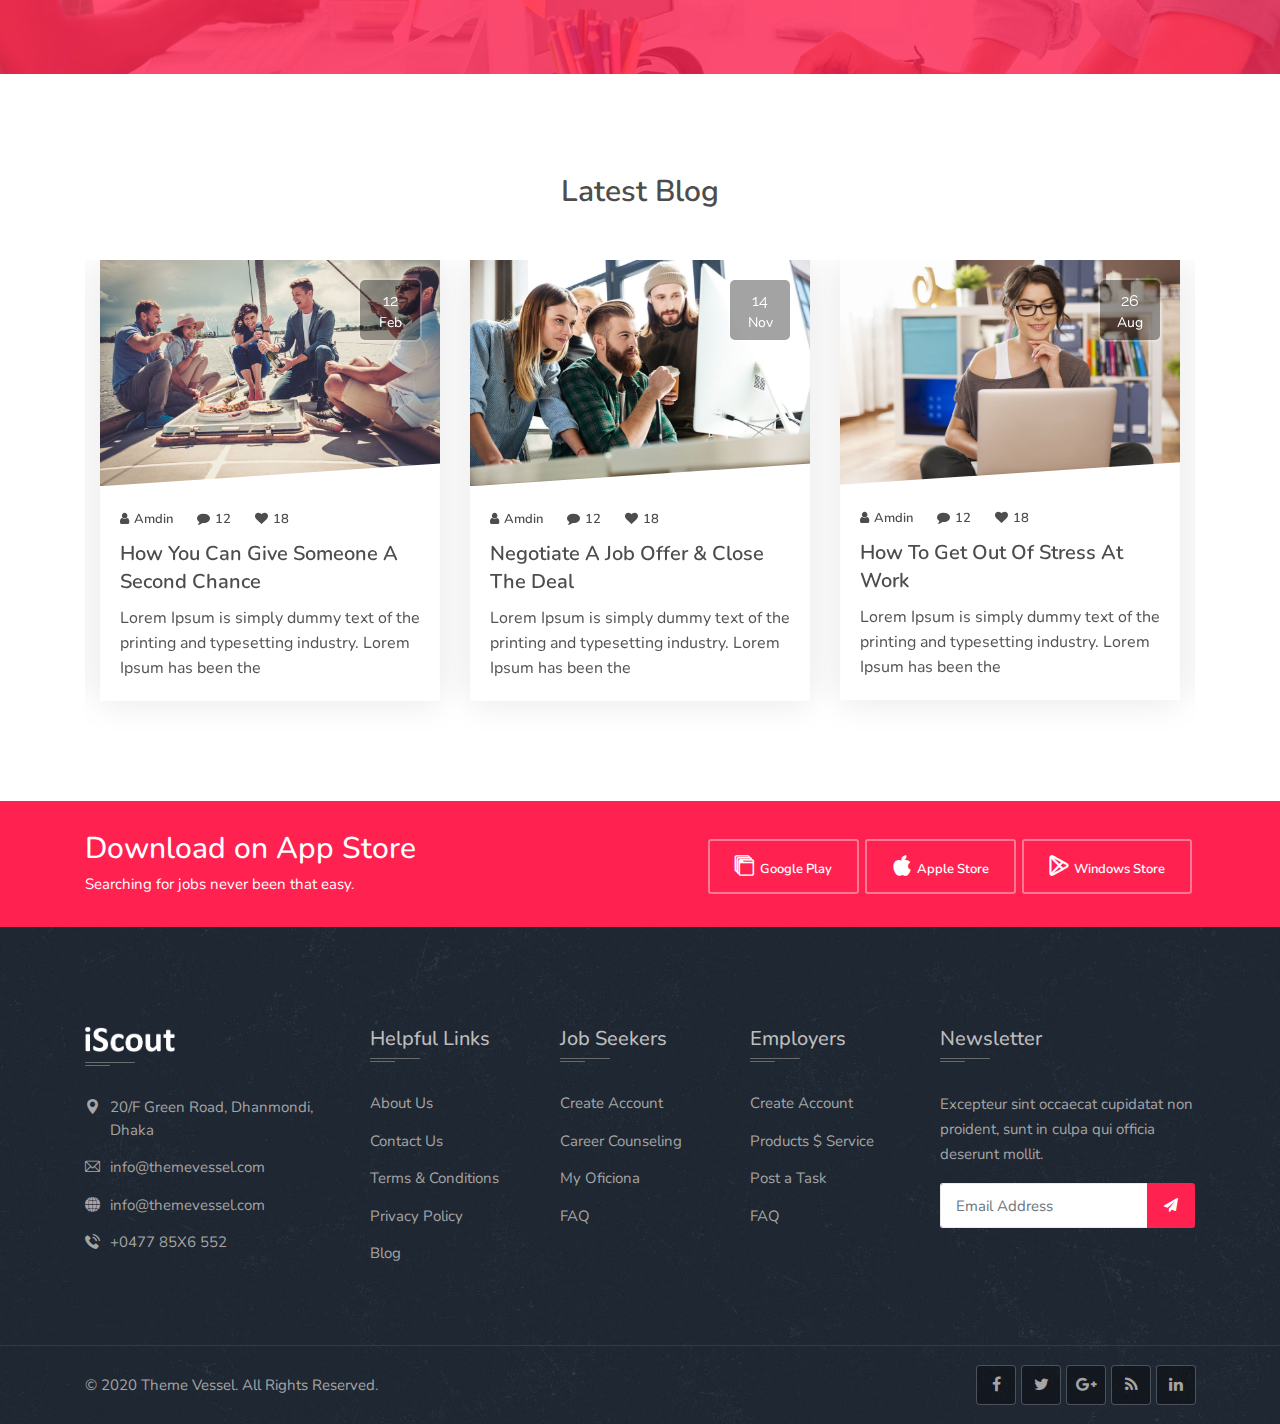
<file: index-4.html>
<!DOCTYPE html>
<html lang="zxx">

<!-- /index-4.html    10:05:49 GMT -->
<head>
    <title>iScout - Job Board HTML Template</title>
    <meta name="viewport" content="width=device-width, initial-scale=1.0">
    <meta charset="utf-8">

    <!-- External CSS libraries -->
    <link rel="stylesheet" type="text/css" href="css/bootstrap.min.css">
    <link rel="stylesheet" type="text/css" href="css/animate.min.css">
    <link rel="stylesheet" type="text/css" href="css/bootstrap-submenu.css">

    <link rel="stylesheet" type="text/css" href="css/bootstrap-select.min.css">
    <link rel="stylesheet" type="text/css" href="css/magnific-popup.css">
    <link rel="stylesheet" type="text/css" href="css/daterangepicker.css">
    <link rel="stylesheet" href="css/leaflet.css" type="text/css">
    <link rel="stylesheet" href="css/map.css" type="text/css">
    <link rel="stylesheet" type="text/css" href="fonts/font-awesome/css/font-awesome.min.css">
    <link rel="stylesheet" type="text/css" href="fonts/flaticon/font/flaticon.css">
    <link rel="stylesheet" type="text/css" href="fonts/linearicons/style.css">
    <link rel="stylesheet" type="text/css"  href="css/jquery.mCustomScrollbar.css">
    <link rel="stylesheet" type="text/css"  href="css/dropzone.css">
    <link rel="stylesheet" type="text/css"  href="css/slick.css">

    <!-- Custom stylesheet -->
    <link rel="stylesheet" type="text/css" href="css/style.css">
    <link rel="stylesheet" type="text/css" id="style_sheet" href="css/skins/red.css">

    <!-- Favicon icon -->
    <link rel="shortcut icon" href="img/favicon.ico" type="image/x-icon" >

    <!-- Google fonts -->
    <link href="https://fonts.googleapis.com/css?family=Nunito:300,400,600,700,800,900%7CRaleway:300,400,500,600,700&amp;display=swap" rel="stylesheet">

    <!-- IE10 viewport hack for Surface/desktop Windows 8 bug -->
    <link rel="stylesheet" type="text/css" href="css/ie10-viewport-bug-workaround.css">

    <!-- Just for debugging purposes. Don't actually copy these 2 lines! -->
    <!--[if lt IE 9]><script  src="js/ie8-responsive-file-warning.js"></script><![endif]-->
    <script  src="js/ie-emulation-modes-warning.js"></script>

    <!-- HTML5 shim and Respond.js for IE8 support of HTML5 elements and media queries -->
    <!--[if lt IE 9]>
    <script  src="js/html5shiv.min.js"></script>
    <script  src="js/respond.min.js"></script>
    <![endif]-->
</head>
<body>
<div class="page_loader"></div>

<!-- Main header start -->
<header class="main-header header-transparent sticky-header header-bg text-color">
    <div class="container">
        <nav class="navbar navbar-expand-lg navbar-light">
            <a class="navbar-brand logo-2" href="index.html">
                <img src="img/logos/black-logo.png" alt="logo">
            </a>
            <button class="navbar-toggler" type="button" data-toggle="collapse" data-target="#navbarSupportedContent" aria-controls="navbarSupportedContent" aria-expanded="false" aria-label="Toggle navigation">
                <span class="fa fa-bars"></span>
            </button>
            <div class="collapse navbar-collapse" id="navbarSupportedContent">
                <ul class="navbar-nav header-ml">
                    <li class="nav-item dropdown active">
                        <a class="nav-link dropdown-toggle" href="#" id="navbarDropdownMenuLink" data-toggle="dropdown" aria-haspopup="true" aria-expanded="false">
                            Index
                        </a>
                        <ul class="dropdown-menu dm-2" aria-labelledby="navbarDropdownMenuLink">
                            <li><a class="dropdown-item" href="index.html">Index 01</a></li>
                            <li><a class="dropdown-item" href="index-2.html">Index 02</a></li>
                            <li><a class="dropdown-item" href="index-3.html">Index 03</a></li>
                            <li><a class="dropdown-item" href="index-4.html">Index 04</a></li>
                            <li><a class="dropdown-item" href="index-5.html">Index 05</a></li>
                        </ul>
                    </li>
                    <li class="nav-item dropdown">
                        <a class="nav-link dropdown-toggle" href="#" id="navbarDropdownMenuLink9" data-toggle="dropdown" aria-haspopup="true" aria-expanded="false">
                            Candidates
                        </a>
                        <ul class="dropdown-menu dm-2" aria-labelledby="navbarDropdownMenuLink9">
                            <li><a class="dropdown-item" href="candidate-list.html">Candidate List</a></li>
                            <li><a class="dropdown-item" href="candidate-grid.html">Candidate Grid</a></li>
                            <li><a class="dropdown-item" href="candidate-details.html">Candidate Details</a></li>
                            <li class="dropdown-submenu"><a class="dropdown-item dropdown-toggle" href="employer-dashboard.html">Candidate Dashboard</a>
                                <ul class="dropdown-menu dm-2">
                                    <li><a class="dropdown-item" href="dashboard.html">Dashboard</a></li>
                                    <li><a class="dropdown-item" href="edit-profile.html">Edit Profile</a></li>
                                    <li><a class="dropdown-item" href="add-resume.html">Add Resume</a></li>
                                    <li><a class="dropdown-item" href="bookmark.html">bookmark</a></li>
                                    <li><a class="dropdown-item" href="applied.html">Applied</a></li>
                                    <li><a class="dropdown-item" href="messages.html">Messages</a></li>
                                    <li><a class="dropdown-item" href="alerts.html">Job Alert</a></li>
                                    <li><a class="dropdown-item" href="transaction.html">Transaction</a></li>
                                </ul>
                            </li>
                        </ul>
                    </li>
                    <li class="nav-item dropdown">
                        <a class="nav-link dropdown-toggle" href="#" id="navbarDropdownMenuLink2" data-toggle="dropdown" aria-haspopup="true" aria-expanded="false">
                            Employers
                        </a>
                        <ul class="dropdown-menu dm-2" aria-labelledby="navbarDropdownMenuLink">
                            <li><a class="dropdown-item" href="employer-list.html">Employer List</a></li>
                            <li><a class="dropdown-item" href="employer-grid.html">Employer Grid</a></li>
                            <li><a class="dropdown-item" href="employer-details.html">Employer Details</a></li>
                            <li class="dropdown-submenu"><a class="dropdown-item dropdown-toggle" href="employer-dashboard.html">Employer Dashboard</a>
                                <ul class="dropdown-menu dm-2">
                                    <li><a class="dropdown-item" href="employer-dashboard.html">Dashboard</a></li>
                                    <li><a class="dropdown-item" href="employer-dashboard-edit-profile.html">Edit Profile</a></li>
                                    <li><a class="dropdown-item" href="employer-dashboard-post-job.html">Post a Job</a></li>
                                    <li><a class="dropdown-item" href="employer-dashboard-manage-job.html">Manage Job</a></li>
                                    <li><a class="dropdown-item" href="employer-dashboard-manage-candidate.html">Manage Candidate</a></li>
                                    <li><a class="dropdown-item" href="employer-dashboard-messages.html">Messages</a></li>
                                    <li><a class="dropdown-item" href="employer-dashboard-transaction.html">Transaction</a></li>
                                </ul>
                            </li>
                        </ul>
                    </li>
                    <li class="nav-item dropdown">
                        <a class="nav-link dropdown-toggle" href="#" id="navbarDropdownMenuLink10" data-toggle="dropdown" aria-haspopup="true" aria-expanded="false">
                            Job
                        </a>
                        <ul class="dropdown-menu dm-2" aria-labelledby="navbarDropdownMenuLink10">
                            <li><a class="dropdown-item" href="job-list.html">Job List</a></li>
                            <li><a class="dropdown-item" href="job-grid.html">Job Grid</a></li>
                            <li><a class="dropdown-item" href="job-details.html">Job Details</a></li>
                        </ul>
                    </li>
                    <li class="nav-item dropdown megamenu-li">
                        <a class="nav-link dropdown-toggle" href="#" id="dropdown01" data-toggle="dropdown" aria-haspopup="true" aria-expanded="false">Pages</a>
                        <div class="dropdown-menu megamenu" aria-labelledby="dropdown01">
                            <div class="megamenu-area">
                                <div class="row sobuz">
                                    <div class="col-sm-4 col-md-4 col-lg-4">
                                        <div class="megamenu-section">
                                            <h6 class="megamenu-title">Pages</h6>
                                            <a class="dropdown-item" href="about.html">About Us</a>
                                            <a class="dropdown-item" href="our-team.html">Our Team</a>
                                            <a class="dropdown-item" href="pricing-plan.html">Pricing Plan</a>
                                            <a class="dropdown-item" href="terms-and-policies.html">Terms And Policies</a>
                                            <a class="dropdown-item" href="how-it-work.html">How It Work</a>
                                        </div>
                                    </div>
                                    <div class="col-sm-4 col-md-4 col-lg-4">
                                        <div class="megamenu-section">
                                            <h6 class="megamenu-title">Pages</h6>
                                            <a class="dropdown-item" href="contact.html">Contact Us</a>
                                            <a class="dropdown-item" href="invoices.html">Invoice</a>
                                            <a class="dropdown-item" href="faq.html">Faq</a>
                                            <a class="dropdown-item" href="icon.html">Icons</a>
                                            <a class="dropdown-item" href="typoghrapy.html">Typoghrapy</a>
                                        </div>
                                    </div>
                                    <div class="col-sm-4 col-md-4 col-lg-4">
                                        <div class="megamenu-section">
                                            <h6 class="megamenu-title">Pages</h6>
                                            <a class="dropdown-item" href="coming-soon.html">Coming Soon</a>
                                            <a class="dropdown-item" href="login.html">Login</a>
                                            <a class="dropdown-item" href="signup.html">Register</a>
                                            <a class="dropdown-item" href="404.html">Error Page</a>
                                        </div>
                                    </div>
                                </div>
                            </div>
                        </div>
                    </li>
                    <li class="nav-item dropdown">
                        <a class="nav-link dropdown-toggle" href="#" id="navbarDropdownMenuLink7" data-toggle="dropdown" aria-haspopup="true" aria-expanded="false">
                            Blog
                        </a>
                        <ul class="dropdown-menu dm-2" aria-labelledby="navbarDropdownMenuLink7">
                            <li><a class="dropdown-item" href="blog-columns-2.html">Blog 2 Columns</a></li>
                            <li><a class="dropdown-item" href="blog-columns-3.html">Blog 3 Columns</a></li>
                            <li><a class="dropdown-item" href="blog-right-sidebar.html">Blog Right Sidebar</a></li>
                            <li><a class="dropdown-item" href="blog-details.html">Blog Details</a></li>
                        </ul>
                    </li>
                </ul>
                <ul class="navbar-nav ml-auto">
                    <li class="nav-item ni-2">
                        <a class="nav-link" href="login.html">
                            Login
                        </a>
                    </li>
                    <li class="nav-item ni-2">
                        <a class="nav-link deffold" href="#">
                            /
                        </a>
                    </li>
                    <li class="nav-item ni-2">
                        <a class="nav-link" href="signup.html">
                            Register
                        </a>
                    </li>
                    <li class="nav-item">
                        <a href="#" class="nav-link link-color"><i class="flaticon-plus"></i> Post a Jobs</a>
                    </li>
                </ul>
            </div>
        </nav>
    </div>
</header>
<!-- Main header end -->

<!-- Banner start -->
<div class="banner" id="banner">
    <div id="bannerCarousole" class="carousel slide" data-ride="carousel">
        <div class="carousel-inner">
            <div class="carousel-item banner-max-height active item-bg">
                <img class="d-block w-100 h-100" src="img/banner/banner-4.jpg" alt="banner">
                <div class="carousel-caption banner-slider-inner d-flex text-center">
                    <div class="container">
                        <div class="search-info">
                            <div class="banner-inner text-left">
                                <div class="banner-text">
                                    <h2>Find the Job That Fits Your Life</h2>
                                    <div class="inline-search-area ml-auto mr-auto">
                                        <div class="search-boxs">
                                            <div class="search-col">
                                                <input type="text" name="search" class="form-control has-icon b-radius" placeholder="Job title or Keywords">
                                            </div>
                                            <div class="search-col">
                                                <select class="selectpicker search-fields" name="location">
                                                    <option>Location</option>
                                                    <option>New York</option>
                                                    <option>Australian</option>
                                                </select>
                                            </div>
                                            <div class="find">
                                                <button class="btn btn-search btn-block b-radius btn-active">
                                                    <i class="fa fa-search"></i><strong>Find Job</strong>
                                                </button>
                                            </div>
                                        </div>
                                    </div>
                                    <div class="clearfix"></div>
                                    <div class="browse-jobs">
                                        Browse job offers by <a href="#">Category</a> or <a href="#">Location</a>
                                    </div>
                                </div>
                            </div>
                        </div>
                    </div>
                </div>
            </div>
        </div>
        <div class="banner-inner bi-2 search-info-2 text-left">
            <div class="container">
                <div class="row">
                    <div class="col-xl-9 col-lg-10">
                        <div class="tc">
                            <h1>Find the Job That Fits Your Life</h1>
                            <p>We offer 12505 jobs vacation right now</p>
                            <div class="inline-search-area ml-auto mr-auto">
                                <div class="search-boxs">
                                    <div class="search-col">
                                        <input type="text" name="search" class="form-control has-icon b-radius" placeholder="Job title or Keywords">
                                    </div>
                                    <div class="search-col">
                                        <select class="selectpicker search-fields" name="location">
                                            <option>Location</option>
                                            <option>New York</option>
                                            <option>Australian</option>
                                            <option>Canada</option>
                                            <option>London</option>
                                        </select>
                                    </div>
                                    <div class="find">
                                        <button class="btn button-theme btn-search btn-block b-radius">
                                            <i class="fa fa-search"></i><strong>Find Job</strong>
                                        </button>
                                    </div>
                                </div>
                            </div>
                            <div class="clearfix"></div>
                            <div class="browse-jobs">
                                Browse job offers by <a href="#">Category</a> or <a href="#">Location</a>
                            </div>
                        </div>
                    </div>
                </div>
            </div>
        </div>
    </div>
</div>
<!-- Banner end -->

<!-- Popular categories strat -->
<div class="popular-categories content-area bg-grea">
    <div class="container">
        <!-- Main title -->
        <div class="main-title text-center">
            <h1>Popular Categories</h1>
        </div>
        <div class="row">
            <div class="col-lg-3 col-md-6 col-sm-6">
                <div class="categorie-box-3">
                    <i class="flaticon-money"></i>
                    <h5>Accounting / Finance</h5>
                    <span>(2143)</span>
                </div>
            </div>
            <div class="col-lg-3 col-md-6 col-sm-6">
                <div class="categorie-box-3">
                    <i class="flaticon-student"></i>
                    <h5>Education Training</h5>
                    <span>(2143)</span>
                </div>
            </div>
            <div class="col-lg-3 col-md-6 col-sm-6">
                <div class="categorie-box-3">
                    <i class="flaticon-shout"></i>
                    <h5>Digital Marketing</h5>
                    <span>(2143)</span>
                </div>
            </div>
            <div class="col-lg-3 col-md-6 col-sm-6">
                <div class="categorie-box-3">
                    <i class="flaticon-tower"></i>
                    <h5>Telecommunication</h5>
                    <span>(2143)</span>
                </div>
            </div>
            <div class="col-lg-3 col-md-6 col-sm-6">
                <div class="categorie-box-3">
                    <i class="flaticon-team"></i>
                    <h5>Human Resource</h5>
                    <span>(2143)</span>
                </div>
            </div>
            <div class="col-lg-3 col-md-6 col-sm-6">
                <div class="categorie-box-3">
                    <i class="flaticon-sale"></i>
                    <h5>Sales & Marketing</h5>
                    <span>(2143)</span>
                </div>
            </div>
            <div class="col-lg-3 col-md-6 col-sm-6">
                <div class="categorie-box-3">
                    <i class="flaticon-pencil"></i>
                    <h5>Writing & Translations</h5>
                    <span>(2143)</span>
                </div>
            </div>
            <div class="col-lg-3 col-md-6 col-sm-6">
                <div class="categorie-box-3">
                    <i class="flaticon-doctor"></i>
                    <h5>Health Care</h5>
                    <span>(2143)</span>
                </div>
            </div>
        </div>
    </div>
</div>
<!-- Popular categories end -->

<!-- Counters strat -->
<div class="counters">
    <div class="container">
        <div class="row">
            <div class="col-lg-3 col-md-3 col-sm-6">
                <div class="counter-box">
                    <i class="flaticon-user"></i>
                    <h1 class="counter">1967</h1>
                    <p>Members</p>
                </div>
            </div>
            <div class="col-lg-3 col-md-3 col-sm-6">
                <div class="counter-box">
                    <i class="flaticon-work"></i>
                    <h1 class="counter">667</h1>
                    <p>Jobs</p>
                </div>
            </div>
            <div class="col-lg-3 col-md-3 col-sm-6">
                <div class="counter-box">
                    <i class="flaticon-portfolio"></i>
                    <h1 class="counter">475</h1>
                    <p>Resumes</p>
                </div>
            </div>
            <div class="col-lg-3 col-md-3 col-sm-6">
                <div class="counter-box">
                    <i class="flaticon-branch"></i>
                    <h1 class="counter">475</h1>
                    <p>Companies</p>
                </div>
            </div>
        </div>
    </div>
</div>
<!-- Counters end -->

<!-- Job section strat -->
<div class="job-section content-area-5">
    <div class="container">
        <div class="row">
            <div class="col-lg-12">
                <div class="main-title-2">
                    <h1>Recent Jobs</h1>
                    <a href="#" class="float-right baj">Browse All Jobs</a>
                </div>
            </div>
        </div>
        <div class="row">
            <div class="col-lg-12">
                <div class="job-item media">
                    <a class="icon" href="#">
                        <div class="company-logo">
                            <img src="img/company-logo/logo-1.png" alt="logo">
                        </div>
                    </a>
                    <div class="media-body align-self-center">
                        <h4><a href="#">Digital Marketing Executive</a></h4>
                        <div class="job-ad-item">
                            <ul>
                                <li><i class="flaticon-work"></i> Hotel</li>
                                <li><i class="flaticon-pin"></i> New York City</li>
                                <li><i class="flaticon-clock"></i> Full Time</li>
                                <li><i class="flaticon-discount"></i> $25,00 - $35,00</li>
                            </ul>
                        </div>
                        <div class="div-right">
                            <a href="#" class="apply-button">Apply Now</a>
                        </div>
                    </div>
                </div>
                <div class="job-item media">
                    <a class="icon" href="#">
                        <div class="company-logo">
                            <img src="img/company-logo/logo-2.png" alt="logo">
                        </div>
                    </a>
                    <div class="media-body align-self-center">
                        <h4><a href="#">Senior UI & UX Designer</a></h4>
                        <div class="job-ad-item">
                            <ul>
                                <li><i class="flaticon-work"></i> Hotel</li>
                                <li><i class="flaticon-pin"></i> New York City</li>
                                <li><i class="flaticon-clock"></i> Full Time</li>
                                <li><i class="flaticon-discount"></i> $25,00 - $35,00</li>
                            </ul>
                        </div>
                        <div class="div-right">
                            <a href="#" class="apply-button">Apply Now</a>
                        </div>
                    </div>
                </div>
                <div class="job-item media">
                    <a class="icon" href="#">
                        <div class="company-logo">
                            <img src="img/company-logo/logo-3.png" alt="logo">
                        </div>
                    </a>
                    <div class="media-body align-self-center">
                        <h4><a href="#">Social Media Expert</a></h4>
                        <div class="job-ad-item">
                            <ul>
                                <li><i class="flaticon-work"></i> Hotel</li>
                                <li><i class="flaticon-pin"></i> New York City</li>
                                <li><i class="flaticon-clock"></i> Full Time</li>
                                <li><i class="flaticon-discount"></i> $25,00 - $35,00</li>
                            </ul>
                        </div>
                        <div class="div-right">
                            <a href="#" class="apply-button">Apply Now</a>
                        </div>
                    </div>
                </div>
                <div class="job-item media">
                    <a class="icon" href="#">
                        <div class="company-logo">
                            <img src="img/company-logo/logo-4.png" alt="logo">
                        </div>
                    </a>
                    <div class="media-body align-self-center">
                        <h4><a href="#">Technical Database Engineer</a></h4>
                        <div class="job-ad-item">
                            <ul>
                                <li><i class="flaticon-work"></i> Hotel</li>
                                <li><i class="flaticon-pin"></i> New York City</li>
                                <li><i class="flaticon-clock"></i> Full Time</li>
                                <li><i class="flaticon-discount"></i> $25,00 - $35,00</li>
                            </ul>
                        </div>
                        <div class="div-right">
                            <a href="#" class="apply-button">Apply Now</a>
                        </div>
                    </div>
                </div>
                <div class="job-item media mb-0">
                    <a class="icon" href="#">
                        <div class="company-logo">
                            <img src="img/company-logo/logo-5.png" alt="logo">
                        </div>
                    </a>
                    <div class="media-body align-self-center">
                        <h4><a href="#">Web Designer</a></h4>
                        <div class="job-ad-item">
                            <ul>
                                <li><i class="flaticon-work"></i> Hotel</li>
                                <li><i class="flaticon-pin"></i> New York City</li>
                                <li><i class="flaticon-clock"></i> Full Time</li>
                                <li><i class="flaticon-discount"></i> $25,00 - $35,00</li>
                            </ul>
                        </div>
                        <div class="div-right">
                            <a href="#" class="apply-button">Apply Now</a>
                        </div>
                    </div>
                </div>
            </div>
        </div>
    </div>
</div>
<!-- Job section end -->

<!-- Testimonial start -->
<div class="testimonial-3">
    <div class="container">
        <div class="row">
            <div class="offset-lg-2 col-lg-8">
                <div class="main-title-3">
                    <h1>Kind Words From Happy Candidates</h1>
                </div>
                <div id="carouselExampleIndicators3" class="carousel slide" data-ride="carousel">
                    <ol class="carousel-indicators">
                        <li data-target="#carouselExampleIndicators3" data-slide-to="0" class="active"></li>
                        <li data-target="#carouselExampleIndicators3" data-slide-to="1" class=""></li>
                        <li data-target="#carouselExampleIndicators3" data-slide-to="2" class=""></li>
                    </ol>
                    <div class="carousel-inner">
                        <div class="carousel-item active">
                            <div class="testimonial-info">
                                <p>Lorem Ipsum is simply dummy text of the printing and typesetting industry. Lorem Ipsum has been the industry's standard dummy text ever since the 1500s, when an unknown printer took a galley of type and scrambled it to make a type specimen book. It has survived not only five centuries.But also the leap into electronic typesetting, remaining essentially unchanged.</p>
                                <div class="media mb-5">
                                    <a class="pr-3" href="#">
                                        <img src="img/avatar/avatar-1.jpg" alt="team-3" class="img-fluid">
                                    </a>
                                    <div class="media-body align-self-center">
                                        <h5>
                                            <a href="#">Anne Brady</a>
                                        </h5>
                                        <h6>Restaurant Owner</h6>
                                    </div>
                                </div>
                            </div>
                        </div>
                        <div class="carousel-item">
                            <div class="testimonial-info">
                                <p>Lorem Ipsum is simply dummy text of the printing and typesetting industry. Lorem Ipsum has been the industry's standard dummy text ever since the 1500s, when an unknown printer took a galley of type and scrambled it to make a type specimen book. It has survived not only five centuries.But also the leap into electronic typesetting, remaining essentially unchanged.</p>
                                <div class="media mb-5">
                                    <a class="pr-3" href="#">
                                        <img src="img/avatar/avatar-2.jpg" alt="team-3" class="img-fluid">
                                    </a>
                                    <div class="media-body align-self-center">
                                        <h5>
                                            <a href="#">Antony Moore</a>
                                        </h5>
                                        <h6>Restaurant Owner</h6>
                                    </div>
                                </div>
                            </div>
                        </div>
                        <div class="carousel-item">
                            <div class="testimonial-info">
                                <p>Lorem Ipsum is simply dummy text of the printing and typesetting industry. Lorem Ipsum has been the industry's standard dummy text ever since the 1500s, when an unknown printer took a galley of type and scrambled it to make a type specimen book. It has survived not only five centuries.But also the leap into electronic typesetting, remaining essentially unchanged.</p>
                                <div class="media mb-5">
                                    <a class="pr-3" href="#">
                                        <img src="img/avatar/avatar-3.jpg" alt="team-3" class="img-fluid">
                                    </a>
                                    <div class="media-body align-self-center">
                                        <h5>
                                            <a href="#">Emma Connor</a>
                                        </h5>
                                        <h6>Restaurant Owner</h6>
                                    </div>
                                </div>
                            </div>
                        </div>
                    </div>
                </div>
            </div>
        </div>
    </div>
</div>
<!-- Testimonial end -->

<!-- Blog start -->
<div class="blog content-area">
    <div class="container">
        <!-- Main title -->
        <div class="main-title">
            <h1>Latest Blog</h1>
        </div>
        <div class="container">
            <div class="slick-slider-area">
                <div class="row slick-carousel" data-slick='{"slidesToShow": 3, "responsive":[{"breakpoint": 1024,"settings":{"slidesToShow": 2}}, {"breakpoint": 768,"settings":{"slidesToShow": 1}}]}'>
                    <div class="slick-slide-item">
                        <div class="blog-1">
                            <div class="blog-photo">
                                <img src="img/blog/blog-3.jpg" alt="blog" class="img-fluid">
                                <div class="date-box">
                                    <span>14</span>Nov
                                </div>
                            </div>
                            <div class="detail">
                                <div class="post-meta">
                                    <span><a href="#"><i class="fa fa-user"></i>Amdin</a></span>
                                    <span><a href="#"><i class="fa fa-comment"></i>12</a></span>
                                    <span><a href="#"><i class="fa fa-heart"></i>18</a></span>
                                </div>
                                <h3>
                                    <a href="blog-details.html">Negotiate A Job Offer & Close The Deal</a>
                                </h3>
                                <p>Lorem Ipsum is simply dummy text of the printing and typesetting industry. Lorem Ipsum has been the</p>
                            </div>
                        </div>
                    </div>
                    <div class="slick-slide-item">
                        <div class="blog-1">
                            <div class="blog-photo">
                                <img src="img/blog/blog-2.jpg" alt="blog" class="img-fluid">
                                <div class="date-box">
                                    <span>26</span>Aug
                                </div>
                            </div>
                            <div class="detail">
                                <div class="post-meta">
                                    <span><a href="#"><i class="fa fa-user"></i>Amdin</a></span>
                                    <span><a href="#"><i class="fa fa-comment"></i>12</a></span>
                                    <span><a href="#"><i class="fa fa-heart"></i>18</a></span>
                                </div>
                                <h3>
                                    <a href="blog-details.html">How To Get Out Of Stress At Work</a>
                                </h3>
                                <p>Lorem Ipsum is simply dummy text of the printing and typesetting industry. Lorem Ipsum has been the</p>
                            </div>
                        </div>
                    </div>
                    <div class="slick-slide-item">
                        <div class="blog-1">
                            <div class="blog-photo">
                                <img src="img/blog/blog-1.jpg" alt="blog" class="img-fluid">
                                <div class="date-box">
                                    <span>12</span>Feb
                                </div>
                            </div>
                            <div class="detail">
                                <div class="post-meta">
                                    <span><a href="#"><i class="fa fa-user"></i>Amdin</a></span>
                                    <span><a href="#"><i class="fa fa-comment"></i>12</a></span>
                                    <span><a href="#"><i class="fa fa-heart"></i>18</a></span>
                                </div>
                                <h3>
                                    <a href="blog-details.html">How You Can Give Someone A Second Chance</a>
                                </h3>
                                <p>Lorem Ipsum is simply dummy text of the printing and typesetting industry. Lorem Ipsum has been the</p>
                            </div>
                        </div>
                    </div>
                    <div class="slick-slide-item">
                        <div class="blog-1">
                            <div class="blog-photo">
                                <img src="img/blog/blog-1.jpg" alt="blog" class="img-fluid">
                                <div class="date-box">
                                    <span>12</span>Feb
                                </div>
                            </div>
                            <div class="detail">
                                <div class="post-meta">
                                    <span><a href="#"><i class="fa fa-user"></i>Amdin</a></span>
                                    <span><a href="#"><i class="fa fa-comment"></i>12</a></span>
                                    <span><a href="#"><i class="fa fa-heart"></i>18</a></span>
                                </div>
                                <h3>
                                    <a href="blog-details.html">How You Can Give Someone A Second Chance</a>
                                </h3>
                                <p>Lorem Ipsum is simply dummy text of the printing and typesetting industry. Lorem Ipsum has been the</p>
                            </div>
                        </div>
                    </div>
                </div>
            </div>
        </div>
    </div>
</div>
<!-- Blog end -->

<!-- Intro section -->
<div class="intro-section">
    <div class="container">
        <div class="row">
            <div class="col-lg-5 col-md-12 col-sm-12">
                <div class="intro-text">
                    <h3>Download on App Store</h3>
                    <p>Searching for jobs never been that easy.</p>
                </div>
            </div>
            <div class="col-lg-7 col-md-12 col-sm-12">
                <div class="app-download-button">
                    <a href="#" class="android-app"><i class="flaticon-google-play"></i>Windows Store</a>
                    <a href="#" class="apple-app"><i class="flaticon-apple"></i>Apple Store</a>
                    <a href="#" class="android-app"><i class="flaticon-app-1"></i>Google Play</a>
                </div>
            </div>
        </div>
    </div>
</div>
<!-- Intro end -->

<!-- Footer start -->
<footer class="footer">
    <div class="container footer-inner">
        <div class="row">
            <div class="col-xl-3 col-lg-3 col-md-4 col-sm-6">
                <div class="footer-item clearfix">
                    <img src="img/logos/logo.png" alt="logo" class="f-logo">
                    <div class="s-border"></div>
                    <div class="m-border"></div>
                    <ul class="contact-info">
                        <li>
                            <i class="flaticon-pin"></i>20/F Green Road, Dhanmondi, Dhaka
                        </li>
                        <li>
                            <i class="flaticon-mail"></i><a href="mailto:sales@hotelempire.com">info@themevessel.com</a>
                        </li>
                        <li>
                            <i class="flaticon-internet"></i><a href="mailto:sales@hotelempire.com">info@themevessel.com</a>
                        </li>
                        <li>
                            <i class="flaticon-phone"></i><a href="tel:+55-417-634-7071">+0477 85X6 552</a>
                        </li>
                    </ul>
                </div>
            </div>
            <div class="col-xl-2 col-lg-2 col-md-4 col-sm-6">
                <div class="footer-item">
                    <h4>Helpful Links</h4>
                    <div class="s-border"></div>
                    <div class="m-border"></div>
                    <ul class="links">
                        <li>
                            <a href="#">About Us</a>
                        </li>
                        <li>
                            <a href="#">Contact Us</a>
                        </li>
                        <li>
                            <a href="#">Terms & Conditions</a>
                        </li>
                        <li>
                            <a href="#">Privacy Policy</a>
                        </li>
                        <li>
                            <a href="#">Blog</a>
                        </li>
                    </ul>
                </div>
            </div>
            <div class="col-xl-2 col-lg-2 col-md-4 col-sm-6">
                <div class="footer-item">
                    <h4>Job Seekers</h4>
                    <div class="s-border"></div>
                    <div class="m-border"></div>
                    <ul class="links">
                        <li>
                            <a href="#">Create Account</a>
                        </li>
                        <li>
                            <a href="about.html">Career Counseling</a>
                        </li>
                        <li>
                            <a href="pricing-tables.html">My Oficiona</a>
                        </li>
                        <li>
                            <a href="contact.html">FAQ</a>
                        </li>
                    </ul>
                </div>
            </div>
            <div class="col-xl-2 col-lg-2 col-md-4 col-sm-6">
                <div class="footer-item">
                    <h4>Employers</h4>
                    <div class="s-border"></div>
                    <div class="m-border"></div>
                    <ul class="links">
                        <li>
                            <a href="#">Create Account</a>
                        </li>
                        <li>
                            <a href="#">Products $ Service</a>
                        </li>
                        <li>
                            <a href="#">Post a Task</a>
                        </li>
                        <li>
                            <a href="#">FAQ</a>
                        </li>
                    </ul>
                </div>
            </div>
            <div class="col-xl-3 col-lg-3 col-md-8 col-sm-12">
                <div class="footer-item clearfix">
                    <h4>Newsletter</h4>
                    <div class="s-border"></div>
                    <div class="m-border"></div>
                    <div class="Subscribe-box">
                        <p>Excepteur sint occaecat cupidatat non proident, sunt in culpa qui officia deserunt mollit.</p>
                        <form class="form-inline" action="#" method="GET">
                            <input type="text" class="form-control mb-sm-0" id="inlineFormInputName3" placeholder="Email Address">
                            <button type="submit" class="btn"><i class="fa fa-paper-plane"></i></button>
                        </form>
                    </div>
                </div>
            </div>
        </div>
    </div>
    <div class="sub-footer">
        <div class="container">
            <div class="row">
                <div class="col-xl-9 col-lg-9 col-md-12">
                    <p class="copy">© 2020 <a href="#">Theme Vessel.</a> All Rights Reserved.</p>
                </div>
                <div class="col-xl-3 col-lg-3 col-md-12">
                    <ul class="social-list clearfix">
                        <li><a href="#"><i class="fa fa-facebook"></i></a></li>
                        <li><a href="#"><i class="fa fa-twitter"></i></a></li>
                        <li><a href="#"><i class="fa fa-google-plus"></i></a></li>
                        <li><a href="#"><i class="fa fa-rss"></i></a></li>
                        <li><a href="#"><i class="fa fa-linkedin"></i></a></li>
                    </ul>
                </div>
            </div>
        </div>
    </div>
</footer>
<!-- Footer end -->

<script src="js/jquery-2.2.0.min.js"></script>
<script src="js/popper.min.js"></script>
<script src="js/bootstrap.min.js"></script>
<script  src="js/bootstrap-submenu.js"></script>
<script  src="js/rangeslider.js"></script>
<script  src="js/jquery.mb.YTPlayer.js"></script>
<script  src="js/bootstrap-select.min.js"></script>
<script  src="js/jquery.easing.1.3.js"></script>
<script  src="js/jquery.scrollUp.js"></script>
<script  src="js/jquery.mCustomScrollbar.concat.min.js"></script>
<script  src="js/leaflet.js"></script>
<script  src="js/leaflet-providers.js"></script>
<script  src="js/leaflet.markercluster.js"></script>
<script  src="js/moment.min.js"></script>
<script  src="js/daterangepicker.min.js"></script>
<script  src="js/dropzone.js"></script>
<script  src="js/slick.min.js"></script>
<script  src="js/jquery.filterizr.js"></script>
<script  src="js/jquery.magnific-popup.min.js"></script>
<script  src="js/jquery.countdown.js"></script>
<script  src="js/maps.js"></script>
<script  src="js/app.js"></script>

<!-- IE10 viewport hack for Surface/desktop Windows 8 bug -->
<script  src="js/ie10-viewport-bug-workaround.js"></script>
<!-- Custom javascript -->
<script  src="js/ie10-viewport-bug-workaround.js"></script>
</body>

<!-- /index-4.html    10:05:49 GMT -->
</html>
</file>
<file: css/daterangepicker.css>
.daterangepicker {
    position: absolute;
    color: inherit;
    background-color: #fff;
    border-radius: 4px;
    border: 1px solid #efefef;
    width: 278px;
    max-width: none;
    padding: 0;
    margin-top: 7px;
    top: 100px;
    left: 20px;
    z-index: 3001;
    display: none;
    font-family: arial;
    font-size: 15px;
    line-height: 1em;
}

.daterangepicker:before, .daterangepicker:after {
    position: absolute;
    display: inline-block;
    border-bottom-color: rgba(0, 0, 0, 0.2);
    content: '';
}

.daterangepicker:before {
    top: -7px;
    border-right: 7px solid transparent;
    border-left: 7px solid transparent;
    border-bottom: 7px solid #ccc;
}

.daterangepicker:after {
    top: -6px;
    border-right: 6px solid transparent;
    border-bottom: 6px solid #fff;
    border-left: 6px solid transparent;
}

.daterangepicker.opensleft:before {
    right: 9px;
}

.daterangepicker.opensleft:after {
    right: 10px;
}

.daterangepicker.openscenter:before {
    left: 0;
    right: 0;
    width: 0;
    margin-left: auto;
    margin-right: auto;
}

.daterangepicker.openscenter:after {
    left: 0;
    right: 0;
    width: 0;
    margin-left: auto;
    margin-right: auto;
}

.daterangepicker.opensright:before {
    left: 9px;
}

.daterangepicker.opensright:after {
    left: 10px;
}

.daterangepicker.drop-up {
    margin-top: -7px;
}

.daterangepicker.drop-up:before {
    top: initial;
    bottom: -7px;
    border-bottom: initial;
    border-top: 7px solid #ccc;
}

.daterangepicker.drop-up:after {
    top: initial;
    bottom: -6px;
    border-bottom: initial;
    border-top: 6px solid #fff;
}

.daterangepicker.single .daterangepicker .ranges, .daterangepicker.single .drp-calendar {
    float: none;
}

.daterangepicker.single .drp-selected {
    display: none;
}

.daterangepicker.show-calendar .drp-calendar {
    display: block;
}

.daterangepicker.show-calendar .drp-buttons {
    display: block;
}

.daterangepicker.auto-apply .drp-buttons {
    display: none;
}

.daterangepicker .drp-calendar {
    display: none;
    max-width: 270px;
}

.daterangepicker .drp-calendar.left {
    padding: 8px 0 8px 8px;
}

.daterangepicker .drp-calendar.right {
    padding: 8px;
}

.daterangepicker .drp-calendar.single .calendar-table {
    border: none;
}

.daterangepicker .calendar-table .next span, .daterangepicker .calendar-table .prev span {
    color: #fff;
    border: solid black;
    border-width: 0 2px 2px 0;
    border-radius: 0;
    display: inline-block;
    padding: 3px;
}

.daterangepicker .calendar-table .next span {
    transform: rotate(-45deg);
    -webkit-transform: rotate(-45deg);
}

.daterangepicker .calendar-table .prev span {
    transform: rotate(135deg);
    -webkit-transform: rotate(135deg);
}

.daterangepicker .calendar-table th, .daterangepicker .calendar-table td {
    white-space: nowrap;
    text-align: center;
    vertical-align: middle;
    min-width: 34px;
    width: 34px;
    height: 33px;
    line-height: 26px;
    font-size: 12px;
    border-radius: 4px;
    border: 1px solid transparent;
    white-space: nowrap;
    cursor: pointer;
}

.daterangepicker .calendar-table {
    border: 1px solid #fff;
    border-radius: 4px;
    background-color: #fff;
}

.daterangepicker .calendar-table table {
    width: 100%;
    margin: 0;
    border-spacing: 0;
    border-collapse: collapse;
}

.daterangepicker td.available:hover, .daterangepicker th.available:hover {
    background-color: #eee;
    border-color: transparent;
    color: inherit;
}

.daterangepicker td .prev:hover, .daterangepicker th .prev:hover{
    background: transparent !important;
}

.daterangepicker td.week, .daterangepicker th.week {
    font-size: 80%;
    color: #ccc;
}

.daterangepicker td.off, .daterangepicker td.off.in-range, .daterangepicker td.off.start-date, .daterangepicker td.off.end-date {
    background-color: #fff;
    border-color: transparent;
    color: #999;
}

.daterangepicker td.in-range {
    background-color: #ebf4f8;
    border-color: transparent;
    color: #000;
    border-radius: 0;
}

.daterangepicker td.start-date {
    border-radius: 4px 0 0 4px;
}

.daterangepicker td.end-date {
    border-radius: 0;
}

.daterangepicker td.start-date.end-date {
    border-radius: 0;
}

.daterangepicker td.active, .daterangepicker td.active:hover {
    border-color: transparent;
    color: #fff;
    border-radius: 0;
}

.daterangepicker td.available:hover, .daterangepicker th.available:hover{
    border-radius: 0;
}

.daterangepicker th.month {
    width: auto;
}

.daterangepicker td.disabled, .daterangepicker option.disabled {
    color: #999;
    cursor: not-allowed;
    text-decoration: line-through;
}

.daterangepicker select.monthselect, .daterangepicker select.yearselect {
    font-size: 12px;
    padding: 1px;
    height: auto;
    margin: 0;
    cursor: default;
}

.daterangepicker select.monthselect {
    margin-right: 2%;
    width: 56%;
}

.daterangepicker select.yearselect {
    width: 40%;
}

.daterangepicker select.hourselect, .daterangepicker select.minuteselect, .daterangepicker select.secondselect, .daterangepicker select.ampmselect {
    width: 50px;
    margin: 0 auto;
    background: #eee;
    border: 1px solid #eee;
    padding: 2px;
    outline: 0;
    font-size: 12px;
}

.daterangepicker .calendar-time {
    text-align: center;
    margin: 4px auto 0 auto;
    line-height: 30px;
    position: relative;
}

.daterangepicker .calendar-time select.disabled {
    color: #ccc;
    cursor: not-allowed;
}

.daterangepicker .drp-buttons {
    clear: both;
    text-align: right;
    padding: 17px 8px 12px;
    border-top: 1px solid #efefef;
    display: none;
    line-height: 12px;
    vertical-align: middle;
}

.daterangepicker .drp-selected {
    display: inline-block;
    font-size: 12px;
    padding-right: 8px;
}

.daterangepicker .drp-buttons .btn {
    margin: 0 0 5px 5px;
    font-size: 11px;
    font-weight: 500;
    padding: 3px 10px;
    text-transform: none;
}

.daterangepicker.show-ranges .drp-calendar.left {
    border-left: 1px solid #ddd;
}

.daterangepicker .ranges {
    float: none;
    text-align: left;
    margin: 0;
}

.daterangepicker.show-calendar .ranges {
    margin-top: 8px;
}

.daterangepicker .ranges ul {
    list-style: none;
    margin: 0 auto;
    padding: 0;
    width: 100%;
}

.daterangepicker .ranges li {
    font-size: 12px;
    padding: 8px 12px;
    cursor: pointer;
}

.daterangepicker .ranges li:hover {
    background-color: #eee;
}

.daterangepicker .ranges li.active {
    background-color: #08c;
    color: #fff;
}

element.style {
    top: 631px;
    right: 768.984px;
    left: auto;
    display: block;
}

/*  Larger Screen Styling */
@media (min-width: 564px) {
    .daterangepicker {
        width: auto; }
    .daterangepicker .ranges ul {
        width: 140px; }
    .daterangepicker.single .ranges ul {
        width: 100%; }
    .daterangepicker.single .drp-calendar.left {
        clear: none; }
    .daterangepicker.single.ltr .ranges, .daterangepicker.single.ltr .drp-calendar {
        float: left; }
    .daterangepicker.single.rtl .ranges, .daterangepicker.single.rtl .drp-calendar {
        float: right; }
    .daterangepicker.ltr {
        direction: ltr;
        text-align: left; }
    .daterangepicker.ltr .drp-calendar.left {
        clear: left;
        margin-right: 0; }
    .daterangepicker.ltr .drp-calendar.left .calendar-table {
        border-right: none;
        border-top-right-radius: 0;
        border-bottom-right-radius: 0; }
    .daterangepicker.ltr .drp-calendar.right {
        margin-left: 0; }
    .daterangepicker.ltr .drp-calendar.right .calendar-table {
        border-left: none;
        border-top-left-radius: 0;
        border-bottom-left-radius: 0; }
    .daterangepicker.ltr .drp-calendar.left .calendar-table {
        padding-right: 8px; }
    .daterangepicker.ltr .ranges, .daterangepicker.ltr .drp-calendar {
        float: left; }
    .daterangepicker.rtl {
        direction: rtl;
        text-align: right; }
    .daterangepicker.rtl .drp-calendar.left {
        clear: right;
        margin-left: 0; }
    .daterangepicker.rtl .drp-calendar.left .calendar-table {
        border-left: none;
        border-top-left-radius: 0;
        border-bottom-left-radius: 0; }
    .daterangepicker.rtl .drp-calendar.right {
        margin-right: 0; }
    .daterangepicker.rtl .drp-calendar.right .calendar-table {
        border-right: none;
        border-top-right-radius: 0;
        border-bottom-right-radius: 0; }
    .daterangepicker.rtl .drp-calendar.left .calendar-table {
        padding-left: 12px; }
    .daterangepicker.rtl .ranges, .daterangepicker.rtl .drp-calendar {
        text-align: right;
        float: right; } }
@media (min-width: 730px) {
    .daterangepicker .ranges {
        width: auto; }
    .daterangepicker.ltr .ranges {
        float: left; }
    .daterangepicker.rtl .ranges {
        float: right; }
    .daterangepicker .drp-calendar.left {
        clear: none !important; } }
</file>
<file: css/leaflet.css>
/* required styles */
.leaflet-map-pane,
.leaflet-tile,
.leaflet-marker-icon,
.leaflet-marker-shadow,
.leaflet-tile-pane,
.leaflet-tile-container,
.leaflet-overlay-pane,
.leaflet-shadow-pane,
.leaflet-marker-pane,
.leaflet-popup-pane,
.leaflet-overlay-pane svg,
.leaflet-zoom-box,
.leaflet-image-layer,
.leaflet-layer {
    position: absolute;
    left: 0;
    top: 0;
}
.leaflet-container {
    overflow: hidden;
    -ms-touch-action: none;
}
.leaflet-tile,
.leaflet-marker-icon,
.leaflet-marker-shadow {
    -webkit-user-select: none;
    -moz-user-select: none;
    user-select: none;
    -webkit-user-drag: none;
}
.leaflet-marker-icon,
.leaflet-marker-shadow {
    display: block;
}
/* map is broken in FF if you have max-width: 100% on tiles */
.leaflet-container img {
    max-width: none !important;
}
/* stupid Android 2 doesn't understand "max-width: none" properly */
.leaflet-container img.leaflet-image-layer {
    max-width: 15000px !important;
}
.leaflet-tile {
    filter: inherit;
    visibility: hidden;
}
.leaflet-tile-loaded {
    visibility: inherit;
}
.leaflet-zoom-box {
    width: 0;
    height: 0;
}
/* workaround for https://bugzilla.mozilla.org/show_bug.cgi?id=888319 */
.leaflet-overlay-pane svg {
    -moz-user-select: none;
}

.leaflet-tile-pane    { z-index: 2; }
.leaflet-objects-pane { z-index: 3; }
.leaflet-overlay-pane { z-index: 4; }
.leaflet-shadow-pane  { z-index: 5; }
.leaflet-marker-pane  { z-index: 6; }
.leaflet-popup-pane   { z-index: 7; }

.leaflet-vml-shape {
    width: 1px;
    height: 1px;
}
.lvml {
    behavior: url(#default#VML);
    display: inline-block;
    position: absolute;
}

/* control positioning */
.leaflet-control {
    position: relative;
    z-index: 7;
    pointer-events: auto;
}
.leaflet-top,
.leaflet-bottom {
    position: absolute;
    z-index: 1000;
    pointer-events: none;
}
.leaflet-top {
    top: 0;
}
.leaflet-right {
    right: 0;
}
.leaflet-bottom {
    bottom: 0;
}
.leaflet-left {
    left: 0;
}
.leaflet-control {
    float: left;
    clear: both;
}
.leaflet-right .leaflet-control {
    float: right;
}
.leaflet-top .leaflet-control {
    margin-top: 10px;
}
.leaflet-bottom .leaflet-control {
    margin-bottom: 10px;
}
.leaflet-left .leaflet-control {
    margin-left: 10px;
}
.leaflet-right .leaflet-control {
    margin-right: 10px;
}

/* zoom and fade animations */
.leaflet-fade-anim .leaflet-tile,
.leaflet-fade-anim .leaflet-popup {
    opacity: 0;
    -webkit-transition: opacity 0.2s linear;
    -moz-transition: opacity 0.2s linear;
    -o-transition: opacity 0.2s linear;
    transition: opacity 0.2s linear;
}
.leaflet-fade-anim .leaflet-tile-loaded,
.leaflet-fade-anim .leaflet-map-pane .leaflet-popup {
    opacity: 1;
}

.leaflet-zoom-anim .leaflet-zoom-animated {
    -webkit-transition: -webkit-transform 0.25s cubic-bezier(0,0,0.25,1);
    -moz-transition:    -moz-transform 0.25s cubic-bezier(0,0,0.25,1);
    -o-transition:      -o-transform 0.25s cubic-bezier(0,0,0.25,1);
    transition:         transform 0.25s cubic-bezier(0,0,0.25,1);
}
.leaflet-zoom-anim .leaflet-tile,
.leaflet-pan-anim .leaflet-tile,
.leaflet-touching .leaflet-zoom-animated {
    -webkit-transition: none;
    -moz-transition: none;
    -o-transition: none;
    transition: none;
}

.leaflet-zoom-anim .leaflet-zoom-hide {
    visibility: hidden;
}

/* cursors */
.leaflet-clickable {
    cursor: pointer;
}
.leaflet-container {
    cursor: -webkit-grab;
    cursor:    -moz-grab;
}
.leaflet-popup-pane,
.leaflet-control {
    cursor: auto;
}
.leaflet-dragging .leaflet-container,
.leaflet-dragging .leaflet-clickable {
    cursor: move;
    cursor: -webkit-grabbing;
    cursor:    -moz-grabbing;
}

/* visual tweaks */
.leaflet-container {
    background: #ddd;
    outline: 0;
}

.leaflet-container a.leaflet-active {
    outline: 2px solid orange;
}

.leaflet-zoom-box {
    border: 2px dotted #38f;
    background: rgba(255,255,255,0.5);
}

/* general typography */
.leaflet-container {
    font: 12px/1.5 "Helvetica Neue", Arial, Helvetica, sans-serif;
}

/* general toolbar styles */
.leaflet-bar {
    box-shadow: 0 1px 5px rgba(0,0,0,0.65);
    border-radius: 4px;
}
.leaflet-bar a,
.leaflet-bar a:hover {
    background-color: #fff;
    border-bottom: 1px solid #ccc;
    width: 26px;
    height: 26px;
    line-height: 26px;
    display: block;
    text-align: center;
    text-decoration: none;
    color: black;
}
.leaflet-bar a,
.leaflet-control-layers-toggle {
    background-position: 50% 50%;
    background-repeat: no-repeat;
    display: block;
}
.leaflet-bar a:hover {
    background-color: #f4f4f4;
}
.leaflet-bar a:first-child {
    border-top-left-radius: 4px;
    border-top-right-radius: 4px;
}
.leaflet-bar a:last-child {
    border-bottom-left-radius: 4px;
    border-bottom-right-radius: 4px;
    border-bottom: none;
}
.leaflet-bar a.leaflet-disabled {
    cursor: default;
    background-color: #f4f4f4;
    color: #bbb;
}

.leaflet-touch .leaflet-bar a {
    width: 30px;
    height: 30px;
    line-height: 30px;
}

/* zoom control */
.leaflet-control-zoom-in,
.leaflet-control-zoom-out {
    font: bold 18px 'Lucida Console', Monaco, monospace;
    text-indent: 1px;
}
.leaflet-control-zoom-out {
    font-size: 20px;
}

.leaflet-touch .leaflet-control-zoom-in {
    font-size: 22px;
}
.leaflet-touch .leaflet-control-zoom-out {
    font-size: 24px;
}

/* layers control */
.leaflet-control-layers {
    box-shadow: 0 1px 5px rgba(0,0,0,0.4);
    background: #fff;
    border-radius: 5px;
}
.leaflet-control-layers-toggle {
    background-image: url(images/layers.png);
    width: 36px;
    height: 36px;
}
.leaflet-retina .leaflet-control-layers-toggle {
    background-image: url(images/layers-2x.png);
    background-size: 26px 26px;
}
.leaflet-touch .leaflet-control-layers-toggle {
    width: 44px;
    height: 44px;
}
.leaflet-control-layers .leaflet-control-layers-list,
.leaflet-control-layers-expanded .leaflet-control-layers-toggle {
    display: none;
}
.leaflet-control-layers-expanded .leaflet-control-layers-list {
    display: block;
    position: relative;
}
.leaflet-control-layers-expanded {
    padding: 6px 10px 6px 6px;
    color: #333;
    background: #fff;
}
.leaflet-control-layers-selector {
    margin-top: 2px;
    position: relative;
    top: 1px;
}
.leaflet-control-layers label {
    display: block;
}
.leaflet-control-layers-separator {
    height: 0;
    border-top: 1px solid #ddd;
    margin: 5px -10px 5px -6px;
}

/* attribution and scale controls */
.leaflet-container .leaflet-control-attribution {
    background: #fff;
    background: rgba(255, 255, 255, 0.7);
    margin: 0;
}
.leaflet-control-attribution,
.leaflet-control-scale-line {
    padding: 0 5px;
    color: #333;
}
.leaflet-control-attribution a {
    text-decoration: none;
}
.leaflet-control-attribution a:hover {
    text-decoration: underline;
}
.leaflet-container .leaflet-control-attribution,
.leaflet-container .leaflet-control-scale {
    font-size: 11px;
}
.leaflet-left .leaflet-control-scale {
    margin-left: 5px;
}
.leaflet-bottom .leaflet-control-scale {
    margin-bottom: 5px;
}
.leaflet-control-scale-line {
    border: 2px solid #777;
    border-top: none;
    line-height: 1.1;
    padding: 2px 5px 1px;
    font-size: 11px;
    white-space: nowrap;
    overflow: hidden;
    -moz-box-sizing: content-box;
    box-sizing: content-box;
    background: #fff;
    background: rgba(255, 255, 255, 0.5);
}
.leaflet-control-scale-line:not(:first-child) {
    border-top: 2px solid #777;
    border-bottom: none;
    margin-top: -2px;
}
.leaflet-control-scale-line:not(:first-child):not(:last-child) {
    border-bottom: 2px solid #777;
}

.leaflet-touch .leaflet-control-attribution,
.leaflet-touch .leaflet-control-layers,
.leaflet-touch .leaflet-bar {
    box-shadow: none;
}
.leaflet-touch .leaflet-control-layers,
.leaflet-touch .leaflet-bar {
    border: 2px solid rgba(0,0,0,0.2);
    background-clip: padding-box;
}

/* popup */
.leaflet-popup {
    position: absolute;
    text-align: center;
}
.leaflet-popup-content-wrapper {
    padding: 1px;
    text-align: left;
    border-radius: 12px;
}

.leaflet-popup-content {
    margin: 0;
    line-height: 1.4;
}

.leaflet-popup-tip-container {
    margin: 0 auto;
    width: 40px;
    height: 20px;
    position: relative;
    overflow: hidden;
}

.leaflet-popup-tip {
    width: 17px;
    height: 17px;
    padding: 1px;
    margin: -10px auto 0;
    -webkit-transform: rotate(45deg);
    -moz-transform: rotate(45deg);
    -ms-transform: rotate(45deg);
    -o-transform: rotate(45deg);
    transform: rotate(45deg);
}

.leaflet-popup-content-wrapper,
.leaflet-popup-tip {
    background: white;
    box-shadow: 0 3px 14px rgba(0,0,0,0.4);
}

.leaflet-container a.leaflet-popup-close-button {
    position: absolute;
    top: 10px;
    right: 10px;
    text-align: center;
    width: 30px;
    height: 30px;
    border-radius: 50%;
    line-height: 30px !important;
    font: 15px Tahoma, Verdana, sans-serif;
    color: #c3c3c3;
    text-decoration: none;
    font-weight: bold;
    background: #fff;
    z-index: 999;
}

.leaflet-container a.leaflet-popup-close-button:hover {
    color: #999;
}

.leaflet-popup-scrolled {
    overflow: auto;
    border-bottom: 1px solid #ddd;
    border-top: 1px solid #ddd;
}

.leaflet-oldie .leaflet-popup-content-wrapper {
    zoom: 1;
}
.leaflet-oldie .leaflet-popup-tip {
    width: 24px;
    margin: 0 auto;

    -ms-filter: "progid:DXImageTransform.Microsoft.Matrix(M11=0.70710678, M12=0.70710678, M21=-0.70710678, M22=0.70710678)";
    filter: progid:DXImageTransform.Microsoft.Matrix(M11=0.70710678, M12=0.70710678, M21=-0.70710678, M22=0.70710678);
}
.leaflet-oldie .leaflet-popup-tip-container {
    margin-top: -1px;
}

.leaflet-oldie .leaflet-control-zoom,
.leaflet-oldie .leaflet-control-layers,
.leaflet-oldie .leaflet-popup-content-wrapper,
.leaflet-oldie .leaflet-popup-tip {
    border: 1px solid #999;
}

/* div icon */
.leaflet-div-icon {
    background: #fff;
    border: 1px solid #666;
}
</file>
<file: css/map.css>
@keyframes fadeInMarker {
    from {
        filter: progid:DXImageTransform.Microsoft.Alpha(Opacity=0);
        opacity: 0;
        margin-bottom: -10px;
    }

    to {
        filter: progid:DXImageTransform.Microsoft.Alpha(enabled=false);
        opacity: 1;
        margin-bottom: 0;
    }
}

@-webkit-keyframes fadeInMarker {
    from {
        filter: progid:DXImageTransform.Microsoft.Alpha(Opacity=0);
        opacity: 0;
        margin-bottom: -10px;
    }

    to {
        filter: progid:DXImageTransform.Microsoft.Alpha(enabled=false);
        opacity: 1;
        margin-bottom: 0;
    }
}

.fade-out-marker {
    filter: progid:DXImageTransform.Microsoft.Alpha(Opacity=0);
    opacity: 0;
    -webkit-animation: fadeOutMarker .3s;
    animation: fadeOutMarker .3s;
}

.fade-out-marker > img {
    z-index: 1;
}

@keyframes fadeOutMarker {
    from {
        filter: progid:DXImageTransform.Microsoft.Alpha(enabled=false);
        opacity: 1;
        margin-bottom: 0;
    }

    to {
        filter: progid:DXImageTransform.Microsoft.Alpha(Opacity=0);
        opacity: 0;
        margin-bottom: -10px;
    }
}

@-webkit-keyframes fadeOutMarker {
    from {
        filter: progid:DXImageTransform.Microsoft.Alpha(enabled=false);
        opacity: 1;
        margin-bottom: 0;
    }

    to {
        filter: progid:DXImageTransform.Microsoft.Alpha(Opacity=0);
        opacity: 0;
        margin-bottom: -10px;
    }
}

.fade_in {
    -webkit-animation: fade_in_animation .5s forwards;
    animation: fade_in_animation .5s forwards;
}

@keyframes fade_in_animation {
    0% {
        filter: progid:DXImageTransform.Microsoft.Alpha(Opacity=0);
        opacity: 0;
    }

    100% {
        filter: progid:DXImageTransform.Microsoft.Alpha(enabled=false);
        opacity: 1;
    }
}

@-webkit-keyframes fade_in_animation {
    0% {
        filter: progid:DXImageTransform.Microsoft.Alpha(Opacity=0);
        opacity: 0;
    }

    100% {
        filter: progid:DXImageTransform.Microsoft.Alpha(enabled=false);
        opacity: 1;
    }
}

.fade_out {
    -webkit-animation: fade_out_animation .3s forwards;
    animation: fade_out_animation .3s forwards;
}

@keyframes fade_out_animation {
    0% {
        filter: progid:DXImageTransform.Microsoft.Alpha(enabled=false);
        opacity: 1;
    }

    100% {
        filter: progid:DXImageTransform.Microsoft.Alpha(Opacity=0);
        opacity: 0;
    }
}

@-webkit-keyframes fade_out_animation {
    0% {
        filter: progid:DXImageTransform.Microsoft.Alpha(enabled=false);
        opacity: 1;
    }

    100% {
        filter: progid:DXImageTransform.Microsoft.Alpha(Opacity=0);
        opacity: 0;
    }
}

.fade-in {
    -moz-transition: 0.3s;
    -webkit-transition: 0.3s;
    transition: 0.3s;
    -webkit-opacity: 1 !important;
    opacity: 1 !important;
    -webkit-animation: fadeIn .3s;
    animation: fadeIn 3s;
}

@keyframes fadeIn {
    0% {
        opacity: 0;
    }

    100% {
        opacity: 1 !important;
    }
}

@-webkit-keyframes fadeIn {
    0% {
        -webkit-opacity: 0;
    }

    100% {
        -webkit-opacity: 1 !important;
    }
}

.fade-out {
    -moz-transition: 0.3s;
    -webkit-transition: 0.3s;
    transition: 0.3s;
    -webkit-opacity: 0 !important;
    opacity: 0 !important;
    -webkit-animation: fadeOut .3s;
    animation: fadeOut .3s;
}

@keyframes fadeOut {
    from {
        opacity: 1;
    }

    to {
        opacity: 0 !important;
    }
}

@-webkit-keyframes fadeOut {
    from {
        -webkit-opacity: 1;
    }

    to {
        -webkit-opacity: 0 !important;
    }
}

.rotate {
    -webkit-animation: rotate 1s;
    animation: rotate 1s;
}

@keyframes rotate {
    from {
        transform: rotate(0deg);
    }

    to {
        transform: rotate(360deg);
    }
}

@-webkit-keyframes rotate {
    from {
        -webkit-transform: rotate(0deg);
    }

    to {
        -webkit-transform: rotate(360deg);
    }
}

.cluster-loaded {
    filter: progid:DXImageTransform.Microsoft.Alpha(enabled=false);
    opacity: 1;
}

.cluster-animation {
    -webkit-animation: clusterOpacity 1s forwards;
    animation: clusterOpacity 1s forwards;
}

@keyframes clusterOpacity {
    0% {
        filter: progid:DXImageTransform.Microsoft.Alpha(Opacity=0);
        opacity: 0;
    }

    100% {
        filter: progid:DXImageTransform.Microsoft.Alpha(enabled=false);
        opacity: 1;
    }
}

@-webkit-keyframes clusterOpacity {
    0% {
        filter: progid:DXImageTransform.Microsoft.Alpha(Opacity=0);
        opacity: 0;
    }

    100% {
        filter: progid:DXImageTransform.Microsoft.Alpha(enabled=false);
        opacity: 1;
    }
}

.bounce-animation .map-marker {
    -webkit-animation: bounce 1s forwards;
    animation: bounce 1s forwards;
}

@keyframes bounce {
    0% {
        -moz-transform: translate(0, 0);
        -ms-transform: translate(0, 0);
        -webkit-transform: translate(0, 0);
        transform: translate(0, 0);
        filter: progid:DXImageTransform.Microsoft.Alpha(enabled=false);
        opacity: 1;
    }

    50% {
        -moz-transform: translate(0, -10px);
        -ms-transform: translate(0, -10px);
        -webkit-transform: translate(0, -10px);
        transform: translate(0, -10px);
        filter: progid:DXImageTransform.Microsoft.Alpha(enabled=false);
        opacity: 1;
    }

    100% {
        -moz-transform: translate(0, 0);
        -ms-transform: translate(0, 0);
        -webkit-transform: translate(0, 0);
        transform: translate(0, 0);
        filter: progid:DXImageTransform.Microsoft.Alpha(enabled=false);
        opacity: 1;
    }
}

@-webkit-keyframes bounce {
    0% {
        -moz-transform: translate(0, 0);
        -ms-transform: translate(0, 0);
        -webkit-transform: translate(0, 0);
        transform: translate(0, 0);
        filter: progid:DXImageTransform.Microsoft.Alpha(enabled=false);
        opacity: 1;
    }

    50% {
        -moz-transform: translate(0, -15px);
        -ms-transform: translate(0, -15px);
        -webkit-transform: translate(0, -15px);
        transform: translate(0, -15px);
        filter: progid:DXImageTransform.Microsoft.Alpha(enabled=false);
        opacity: 1;
    }

    100% {
        -moz-transform: translate(0, 0);
        -ms-transform: translate(0, 0);
        -webkit-transform: translate(0, 0);
        transform: translate(0, 0);
        filter: progid:DXImageTransform.Microsoft.Alpha(enabled=false);
        opacity: 1;
    }
}

.bounce-in {
    -moz-transition: 0.3s;
    -webkit-transition: 0.3s;
    transition: 0.3s;
    -webkit-animation: fadeIn .3s;
    animation: fadeIn .3s;
}

@keyframes bounceIn {
    0% {
        -moz-transform: scale(1);
        -ms-transform: scale(1);
        -webkit-transform: scale(1);
        transform: scale(1);
    }

    100% {
        -moz-transform: scale(1.2);
        -ms-transform: scale(1.2);
        -webkit-transform: scale(1.2);
        transform: scale(1.2);
    }
}

@-webkit-keyframes rotateZ {
    from {
        -webkit-opacity: 0;
    }

    to {
        -webkit-opacity: 1 !important;
    }
}

.animation-fade-in {
    -webkit-animation-name: animation-fade-in;
    -moz-animation-name: animation-fade-in;
    -ms-animation-name: animation-fade-in;
    animation-name: animation-fade-in;
    -webkit-animation-duration: 0.2s;
    -moz-animation-duration: 0.2s;
    -ms-animation-duration: 0.2s;
    animation-duration: 0.2s;
}

@-webkit-keyframes animation-fade-in {
}

@-moz-keyframes animation-fade-in {
}

@-ms-keyframes animation-fade-in {
}

@keyframes animation-fade-in {
}

@-webkit-keyframes animation-fade-in {
    0% {
        filter: progid:DXImageTransform.Microsoft.Alpha(Opacity=0);
        opacity: 0;
    }

    100% {
        filter: progid:DXImageTransform.Microsoft.Alpha(enabled=false);
        opacity: 1;
    }
}

@-moz-keyframes animation-fade-in {
    0% {
        filter: progid:DXImageTransform.Microsoft.Alpha(Opacity=0);
        opacity: 0;
    }

    100% {
        filter: progid:DXImageTransform.Microsoft.Alpha(enabled=false);
        opacity: 1;
    }
}

@-ms-keyframes animation-fade-in {
    0% {
        filter: progid:DXImageTransform.Microsoft.Alpha(Opacity=0);
        opacity: 0;
    }

    100% {
        filter: progid:DXImageTransform.Microsoft.Alpha(enabled=false);
        opacity: 1;
    }
}

@keyframes animation-fade-in {
    0% {
        filter: progid:DXImageTransform.Microsoft.Alpha(Opacity=0);
        opacity: 0;
    }

    100% {
        filter: progid:DXImageTransform.Microsoft.Alpha(enabled=false);
        opacity: 1;
    }
}

.animation-fade-out {
    -webkit-animation-name: animation-fade-out;
    -moz-animation-name: animation-fade-out;
    -ms-animation-name: animation-fade-out;
    animation-name: animation-fade-out;
    -webkit-animation-duration: 0.2s;
    -moz-animation-duration: 0.2s;
    -ms-animation-duration: 0.2s;
    animation-duration: 0.2s;
}

@-webkit-keyframes animation-fade-out {
}

@-moz-keyframes animation-fade-out {
}

@-ms-keyframes animation-fade-out {
}

@keyframes animation-fade-out {
}

@-webkit-keyframes animation-fade-out {
    0% {
        filter: progid:DXImageTransform.Microsoft.Alpha(enabled=false);
        opacity: 1;
    }

    100% {
        filter: progid:DXImageTransform.Microsoft.Alpha(Opacity=0);
        opacity: 0;
    }
}

@-moz-keyframes animation-fade-out {
    0% {
        filter: progid:DXImageTransform.Microsoft.Alpha(enabled=false);
        opacity: 1;
    }

    100% {
        filter: progid:DXImageTransform.Microsoft.Alpha(Opacity=0);
        opacity: 0;
    }
}

@-ms-keyframes animation-fade-out {
    0% {
        filter: progid:DXImageTransform.Microsoft.Alpha(enabled=false);
        opacity: 1;
    }

    100% {
        filter: progid:DXImageTransform.Microsoft.Alpha(Opacity=0);
        opacity: 0;
    }
}

@keyframes animation-fade-out {
    0% {
        filter: progid:DXImageTransform.Microsoft.Alpha(enabled=false);
        opacity: 1;
    }

    100% {
        filter: progid:DXImageTransform.Microsoft.Alpha(Opacity=0);
        opacity: 0;
    }
}

/** MAP classes **/
.map-content {
    position: relative;
    overflow: hidden;
    padding: 0 !important;
    box-shadow: 0 1px 1px rgba(0, 0, 0, 0.1);
    padding-top: 81px !important;
}

.map-img {
    margin: 0;
    position: relative;
}

.map-content-sidebar {
    overflow: hidden;
    min-height: auto;
    padding: 0;
    box-shadow: 0 0 35px rgba(0, 0, 0, 0.1);
}

.map-content-sidebar .col-lg-6 {
    float: left;
}

.pad-0-15{
    padding: 0 15px;
}

.properties-pad{
    padding: 25px 35px 25px 25px;
}

.properties-pad2{
    padding: 25px 25px 25px 35px;
}

#map {
    width: 100%;
}

.map {
    -moz-transition: 0.4s;
    -webkit-transition: 0.4s;
    transition: 0.4s;
    height: 100%;
}

.marker-loaded .map-marker {
    visibility: visible;
}

.map-marker {
    visibility: hidden;
    -moz-border-radius-topleft: 4px;
    -webkit-border-top-left-radius: 4px;
    border-top-left-radius: 4px;
    -moz-border-radius-topright: 4px;
    -webkit-border-top-right-radius: 4px;
    border-top-right-radius: 4px;
    -moz-transition: 0.4s ease-in-out all;
    -webkit-transition: 0.4s ease-in-out all;
    transition: 0.4s ease-in-out all;
    background-color: #fff;
    height: 32px;
    width: 36px;
    position: relative;
    text-align: center;
    z-index: 1;
    bottom: 12px;
}

.map-marker:before {
    -moz-transition: 0.4s ease-in-out all;
    -webkit-transition: 0.4s ease-in-out all;
    transition: 0.4s ease-in-out all;
    border-style: solid;
    border-width: 12px 18px 0 18px;
    border-color: #fff transparent transparent transparent;
    bottom: -12px;
    content: "";
    left: 0;
    height: 0;
    position: absolute;
    width: 0;
    z-index: 0;
}

.map-marker:after {
    -moz-transition: 0.4s ease-in-out all;
    -webkit-transition: 0.4s ease-in-out all;
    transition: 0.4s ease-in-out all;
    border-style: solid;
    border-width: 12px 18px 0 18px;
    border-color: rgba(0, 0, 0, 0.1) transparent transparent transparent;
    bottom: -14px;
    content: "";
    left: 0;
    height: 0;
    position: absolute;
    width: 0;
    z-index: -1;
}

.map-marker:hover {
    cursor: pointer;
}

.map-marker.featured {
    background-color: #474747;
}

.map-marker.featured:before {
    border-color: #474747 transparent transparent transparent;
}

.map-marker .icon {
    -moz-border-radius: 50%;
    -webkit-border-radius: 50%;
    border-radius: 50%;
    -moz-transition: 0.3s ease-in-out all;
    -webkit-transition: 0.3s ease-in-out all;
    transition: 0.3s ease-in-out all;
    background-color: #fff;
    height: 28px;
    left: 4px;
    width: 28px;
    overflow: hidden;
    position: relative;
    top: 5px;
}

.map-marker .icon img {
    filter: progid:DXImageTransform.Microsoft.Alpha(Opacity=60);
    opacity: 0.6;
    display: block;
    position: absolute;
    top: -2px;
    right: 0;
    bottom: 0;
    left: 0;
    margin: auto;
    width: 22px;
}

.fade-in-marker {
    filter: progid:DXImageTransform.Microsoft.Alpha(enabled=false);
    opacity: 1;
    -webkit-animation: fadeInMarker .3s;
    animation: fadeInMarker .3s;
}

.fade-in-marker > img {
    z-index: 1;
}

.map-content .show-more-options {
    margin-bottom: 0 !important;
}

.listing-properties-map {
    box-shadow: 0 1px 1px 0 rgba(0, 0, 0, 0.05);
    background: #fff;
    margin: 0 15px 20px 15px;
}

.listing-properties-map .listing-propertie-theme img {
    height: 220px !important;
}

.property .property-content {
    padding: 20px 20px !important;
}

.listing-properties-map .detail .title {
    font-size: 16px !important;
    text-transform: capitalize !important;;
    font-weight: 600;
    margin: 0 0 15px;
    text-decoration: none;
}

.map-content .form-control {
    font-size: 14px;
}

.map-content .form-group{
    margin-bottom: 20px;
}

.listing-properties-map .detail .facilities-list li i {
    margin-right: 2px !important;
    font-size: 12px !important;;
}

.listing-properties-map .detail .facilities-list li {
    font-size: 12px !important;;
    margin-bottom: 10px !important;
    margin-right: 10px !important;
}

.listing-properties-map .detail .location a {
    font-size: 14px !important;
    margin: 0;
}

.listing-properties-map .detail .footer {
    border-top: none !important;
}

.listing-properties-map .detail .footer a {
    color: #fff !important;
    text-decoration: none;
}

.map-content-sidebar .title-area {
    margin-bottom: 15px;
    /*padding: 0px 15px;*/
}

.fetching-properties {
    margin-left: -15px;
    margin-right: -15px;
}

.map-content-sidebar .title-area .btns-area {
    display: inline-table;
}

.map-content-sidebar .title-area .active-view-btn,
.map-content-sidebar .title-area .change-view-btn {
    border-radius: 2px;
}

.map-content-sidebar .title-area h2 {
    margin:0 15px 0 0;
    font-size: 16px;
    font-weight: 600;
}

.map-content-sidebar .range-slider {
    margin-top: 5px;
    margin-bottom: 20;
}

.results-for{
    line-height: 36px;
}

.map-featured {
    font-size: 14px;
    font-weight: 700;
}

.form-group label, .checkbox label {
    font-weight: 400;
}

.margin-t-10{
    font-weight: 600;
}

/* Map properties (popup) */
.leaflet-popup.leaflet-zoom-animated {
    background: #fff;
}

.leaflet-popup-content-wrapper, .leaflet-popup-tip {
    box-shadow: none;
    padding: 0;
}

.leaflet-popup-tip-container {
    display: none;
}

.map-properties {
    max-width: 301px;
    width: 301px;
}

.map-properties .address {
    color: #535353;
    font-size: 16px;
    margin: 0 0 20px 20px;
}

.map-properties .address i {
    margin-right: 5px;
}

.map-properties .map-img img {
    width: 100%;
}

.map-properties .map-content {
    box-shadow: none;
    margin-top: 25px;
    width: 100%;
}

.map-properties .map-content h4 {
    margin: 0 0 10px 20px;
    font-weight: 600;
    font-size: 19px;
    color: #4d4d4d;
}

.map-properties .map-content h4 a:hover {
    color: #545454;
}

.map-properties-btns {
    display: inline-flex;
    margin-top: 10px;
}

.map-properties .map-properties-fetures {
    text-align: center;
    border-top: 1px solid #ebebeb;
}

.map-properties .map-properties-list {
    margin: 0;
    padding: 0;
}

.map-properties .map-properties-list li {
    list-style: none;
    margin-bottom: 6px;
    color: #999;
}

.btn-theme {
    color: #FFF !important;
    padding: 7px 20px;
}

.btn-theme-sm-outline:hover {
    color: #FFF !important;
}
</file>
<file: fonts/flaticon/font/flaticon.css>
/*
  	Flaticon icon font: Flaticon
  	Creation date: 25/09/2019 14:54
  	*/

@font-face {
  font-family: "Flaticon";
  src: url("Flaticon.eot");
  src: url("Flaticond41d.eot?#iefix") format("embedded-opentype"),
       url("Flaticon.woff2") format("woff2"),
       url("Flaticon.woff") format("woff"),
       url("Flaticon.ttf") format("truetype"),
       url("Flaticon.svg#Flaticon") format("svg");
  font-weight: normal;
  font-style: normal;
}

@media screen and (-webkit-min-device-pixel-ratio:0) {
  @font-face {
    font-family: "Flaticon";
    src: url("Flaticon.svg#Flaticon") format("svg");
  }
}

[class^="flaticon-"]:before, [class*=" flaticon-"]:before,
[class^="flaticon-"]:after, [class*=" flaticon-"]:after {   
  font-family: Flaticon;
        font-size: auto;
font-style: normal;
margin-left: 0;
}

.flaticon-money:before { content: "\f100"; }
.flaticon-student:before { content: "\f101"; }
.flaticon-shout:before { content: "\f102"; }
.flaticon-tower:before { content: "\f103"; }
.flaticon-sale:before { content: "\f104"; }
.flaticon-pencil:before { content: "\f105"; }
.flaticon-doctor:before { content: "\f106"; }
.flaticon-hr:before { content: "\f107"; }
.flaticon-car:before { content: "\f108"; }
.flaticon-team:before { content: "\f109"; }
.flaticon-user:before { content: "\f10a"; }
.flaticon-portfolio:before { content: "\f10b"; }
.flaticon-branch:before { content: "\f10c"; }
.flaticon-pin:before { content: "\f10d"; }
.flaticon-clock:before { content: "\f10e"; }
.flaticon-discount:before { content: "\f10f"; }
.flaticon-work:before { content: "\f110"; }
.flaticon-phone:before { content: "\f111"; }
.flaticon-mail:before { content: "\f112"; }
.flaticon-internet:before { content: "\f113"; }
.flaticon-plus:before { content: "\f114"; }
.flaticon-wallet:before { content: "\f115"; }
.flaticon-woman:before { content: "\f116"; }
.flaticon-patent:before { content: "\f117"; }
.flaticon-notepad:before { content: "\f118"; }
.flaticon-view:before { content: "\f119"; }
.flaticon-x:before { content: "\f11a"; }
.flaticon-calendar:before { content: "\f11b"; }
.flaticon-bell:before { content: "\f11c"; }
.flaticon-search:before { content: "\f11d"; }
.flaticon-password:before { content: "\f11e"; }
.flaticon-payment:before { content: "\f11f"; }
.flaticon-hr-1:before { content: "\f120"; }
.flaticon-logout:before { content: "\f121"; }
.flaticon-dashboard:before { content: "\f122"; }
.flaticon-alert:before { content: "\f123"; }
.flaticon-google-play:before { content: "\f124"; }
.flaticon-apple:before { content: "\f125"; }
.flaticon-app:before { content: "\f126"; }
.flaticon-app-1:before { content: "\f127"; }
.flaticon-heart:before { content: "\f128"; }
.flaticon-shield:before { content: "\f129"; }
</file>
<file: fonts/linearicons/style.css>
@font-face {
	font-family: 'Linearicons-Free';
	src:url('fonts/Linearicons-Free54e9.eot?w118d');
	src:url('fonts/Linearicons-Freed41d.eot?#iefixw118d') format('embedded-opentype'),
		url('fonts/Linearicons-Free54e9.woff2?w118d') format('woff2'),
		url('fonts/Linearicons-Free54e9.woff?w118d') format('woff'),
		url('fonts/Linearicons-Free54e9.ttf?w118d') format('truetype'),
		url('fonts/Linearicons-Free54e9.svg?w118d#Linearicons-Free') format('svg');
	font-weight: normal;
	font-style: normal;
}

.lnr {
	font-family: 'Linearicons-Free';
	speak: none;
	font-style: normal;
	font-weight: normal;
	font-variant: normal;
	text-transform: none;
	line-height: 1;

	/* Better Font Rendering =========== */
	-webkit-font-smoothing: antialiased;
	-moz-osx-font-smoothing: grayscale;
}

.lnr-home:before {
	content: "\e800";
}
.lnr-apartment:before {
	content: "\e801";
}
.lnr-pencil:before {
	content: "\e802";
}
.lnr-magic-wand:before {
	content: "\e803";
}
.lnr-drop:before {
	content: "\e804";
}
.lnr-lighter:before {
	content: "\e805";
}
.lnr-poop:before {
	content: "\e806";
}
.lnr-sun:before {
	content: "\e807";
}
.lnr-moon:before {
	content: "\e808";
}
.lnr-cloud:before {
	content: "\e809";
}
.lnr-cloud-upload:before {
	content: "\e80a";
}
.lnr-cloud-download:before {
	content: "\e80b";
}
.lnr-cloud-sync:before {
	content: "\e80c";
}
.lnr-cloud-check:before {
	content: "\e80d";
}
.lnr-database:before {
	content: "\e80e";
}
.lnr-lock:before {
	content: "\e80f";
}
.lnr-cog:before {
	content: "\e810";
}
.lnr-trash:before {
	content: "\e811";
}
.lnr-dice:before {
	content: "\e812";
}
.lnr-heart:before {
	content: "\e813";
}
.lnr-star:before {
	content: "\e814";
}
.lnr-star-half:before {
	content: "\e815";
}
.lnr-star-empty:before {
	content: "\e816";
}
.lnr-flag:before {
	content: "\e817";
}
.lnr-envelope:before {
	content: "\e818";
}
.lnr-paperclip:before {
	content: "\e819";
}
.lnr-inbox:before {
	content: "\e81a";
}
.lnr-eye:before {
	content: "\e81b";
}
.lnr-printer:before {
	content: "\e81c";
}
.lnr-file-empty:before {
	content: "\e81d";
}
.lnr-file-add:before {
	content: "\e81e";
}
.lnr-enter:before {
	content: "\e81f";
}
.lnr-exit:before {
	content: "\e820";
}
.lnr-graduation-hat:before {
	content: "\e821";
}
.lnr-license:before {
	content: "\e822";
}
.lnr-music-note:before {
	content: "\e823";
}
.lnr-film-play:before {
	content: "\e824";
}
.lnr-camera-video:before {
	content: "\e825";
}
.lnr-camera:before {
	content: "\e826";
}
.lnr-picture:before {
	content: "\e827";
}
.lnr-book:before {
	content: "\e828";
}
.lnr-bookmark:before {
	content: "\e829";
}
.lnr-user:before {
	content: "\e82a";
}
.lnr-users:before {
	content: "\e82b";
}
.lnr-shirt:before {
	content: "\e82c";
}
.lnr-store:before {
	content: "\e82d";
}
.lnr-cart:before {
	content: "\e82e";
}
.lnr-tag:before {
	content: "\e82f";
}
.lnr-phone-handset:before {
	content: "\e830";
}
.lnr-phone:before {
	content: "\e831";
}
.lnr-pushpin:before {
	content: "\e832";
}
.lnr-map-marker:before {
	content: "\e833";
}
.lnr-map:before {
	content: "\e834";
}
.lnr-location:before {
	content: "\e835";
}
.lnr-calendar-full:before {
	content: "\e836";
}
.lnr-keyboard:before {
	content: "\e837";
}
.lnr-spell-check:before {
	content: "\e838";
}
.lnr-screen:before {
	content: "\e839";
}
.lnr-smartphone:before {
	content: "\e83a";
}
.lnr-tablet:before {
	content: "\e83b";
}
.lnr-laptop:before {
	content: "\e83c";
}
.lnr-laptop-phone:before {
	content: "\e83d";
}
.lnr-power-switch:before {
	content: "\e83e";
}
.lnr-bubble:before {
	content: "\e83f";
}
.lnr-heart-pulse:before {
	content: "\e840";
}
.lnr-construction:before {
	content: "\e841";
}
.lnr-pie-chart:before {
	content: "\e842";
}
.lnr-chart-bars:before {
	content: "\e843";
}
.lnr-gift:before {
	content: "\e844";
}
.lnr-diamond:before {
	content: "\e845";
}
.lnr-linearicons:before {
	content: "\e846";
}
.lnr-dinner:before {
	content: "\e847";
}
.lnr-coffee-cup:before {
	content: "\e848";
}
.lnr-leaf:before {
	content: "\e849";
}
.lnr-paw:before {
	content: "\e84a";
}
.lnr-rocket:before {
	content: "\e84b";
}
.lnr-briefcase:before {
	content: "\e84c";
}
.lnr-bus:before {
	content: "\e84d";
}
.lnr-car:before {
	content: "\e84e";
}
.lnr-train:before {
	content: "\e84f";
}
.lnr-bicycle:before {
	content: "\e850";
}
.lnr-wheelchair:before {
	content: "\e851";
}
.lnr-select:before {
	content: "\e852";
}
.lnr-earth:before {
	content: "\e853";
}
.lnr-smile:before {
	content: "\e854";
}
.lnr-sad:before {
	content: "\e855";
}
.lnr-neutral:before {
	content: "\e856";
}
.lnr-mustache:before {
	content: "\e857";
}
.lnr-alarm:before {
	content: "\e858";
}
.lnr-bullhorn:before {
	content: "\e859";
}
.lnr-volume-high:before {
	content: "\e85a";
}
.lnr-volume-medium:before {
	content: "\e85b";
}
.lnr-volume-low:before {
	content: "\e85c";
}
.lnr-volume:before {
	content: "\e85d";
}
.lnr-mic:before {
	content: "\e85e";
}
.lnr-hourglass:before {
	content: "\e85f";
}
.lnr-undo:before {
	content: "\e860";
}
.lnr-redo:before {
	content: "\e861";
}
.lnr-sync:before {
	content: "\e862";
}
.lnr-history:before {
	content: "\e863";
}
.lnr-clock:before {
	content: "\e864";
}
.lnr-download:before {
	content: "\e865";
}
.lnr-upload:before {
	content: "\e866";
}
.lnr-enter-down:before {
	content: "\e867";
}
.lnr-exit-up:before {
	content: "\e868";
}
.lnr-bug:before {
	content: "\e869";
}
.lnr-code:before {
	content: "\e86a";
}
.lnr-link:before {
	content: "\e86b";
}
.lnr-unlink:before {
	content: "\e86c";
}
.lnr-thumbs-up:before {
	content: "\e86d";
}
.lnr-thumbs-down:before {
	content: "\e86e";
}
.lnr-magnifier:before {
	content: "\e86f";
}
.lnr-cross:before {
	content: "\e870";
}
.lnr-menu:before {
	content: "\e871";
}
.lnr-list:before {
	content: "\e872";
}
.lnr-chevron-up:before {
	content: "\e873";
}
.lnr-chevron-down:before {
	content: "\e874";
}
.lnr-chevron-left:before {
	content: "\e875";
}
.lnr-chevron-right:before {
	content: "\e876";
}
.lnr-arrow-up:before {
	content: "\e877";
}
.lnr-arrow-down:before {
	content: "\e878";
}
.lnr-arrow-left:before {
	content: "\e879";
}
.lnr-arrow-right:before {
	content: "\e87a";
}
.lnr-move:before {
	content: "\e87b";
}
.lnr-warning:before {
	content: "\e87c";
}
.lnr-question-circle:before {
	content: "\e87d";
}
.lnr-menu-circle:before {
	content: "\e87e";
}
.lnr-checkmark-circle:before {
	content: "\e87f";
}
.lnr-cross-circle:before {
	content: "\e880";
}
.lnr-plus-circle:before {
	content: "\e881";
}
.lnr-circle-minus:before {
	content: "\e882";
}
.lnr-arrow-up-circle:before {
	content: "\e883";
}
.lnr-arrow-down-circle:before {
	content: "\e884";
}
.lnr-arrow-left-circle:before {
	content: "\e885";
}
.lnr-arrow-right-circle:before {
	content: "\e886";
}
.lnr-chevron-up-circle:before {
	content: "\e887";
}
.lnr-chevron-down-circle:before {
	content: "\e888";
}
.lnr-chevron-left-circle:before {
	content: "\e889";
}
.lnr-chevron-right-circle:before {
	content: "\e88a";
}
.lnr-crop:before {
	content: "\e88b";
}
.lnr-frame-expand:before {
	content: "\e88c";
}
.lnr-frame-contract:before {
	content: "\e88d";
}
.lnr-layers:before {
	content: "\e88e";
}
.lnr-funnel:before {
	content: "\e88f";
}
.lnr-text-format:before {
	content: "\e890";
}
.lnr-text-format-remove:before {
	content: "\e891";
}
.lnr-text-size:before {
	content: "\e892";
}
.lnr-bold:before {
	content: "\e893";
}
.lnr-italic:before {
	content: "\e894";
}
.lnr-underline:before {
	content: "\e895";
}
.lnr-strikethrough:before {
	content: "\e896";
}
.lnr-highlight:before {
	content: "\e897";
}
.lnr-text-align-left:before {
	content: "\e898";
}
.lnr-text-align-center:before {
	content: "\e899";
}
.lnr-text-align-right:before {
	content: "\e89a";
}
.lnr-text-align-justify:before {
	content: "\e89b";
}
.lnr-line-spacing:before {
	content: "\e89c";
}
.lnr-indent-increase:before {
	content: "\e89d";
}
.lnr-indent-decrease:before {
	content: "\e89e";
}
.lnr-pilcrow:before {
	content: "\e89f";
}
.lnr-direction-ltr:before {
	content: "\e8a0";
}
.lnr-direction-rtl:before {
	content: "\e8a1";
}
.lnr-page-break:before {
	content: "\e8a2";
}
.lnr-sort-alpha-asc:before {
	content: "\e8a3";
}
.lnr-sort-amount-asc:before {
	content: "\e8a4";
}
.lnr-hand:before {
	content: "\e8a5";
}
.lnr-pointer-up:before {
	content: "\e8a6";
}
.lnr-pointer-right:before {
	content: "\e8a7";
}
.lnr-pointer-down:before {
	content: "\e8a8";
}
.lnr-pointer-left:before {
	content: "\e8a9";
}
</file>
<file: css/dropzone.css>
/* The MIT License */
.dropzone,
.dropzone *,
.dropzone-previews,
.dropzone-previews * {
  -webkit-box-sizing: border-box;
  -moz-box-sizing: border-box;
  box-sizing: border-box;
}
.dropzone {
  position: relative;
  border: 1px solid rgba(0,0,0,0.08);
  background: rgba(0,0,0,0.02);
  padding: 1em;
}
.dropzone.dz-clickable {
  cursor: pointer;
}
.dropzone.dz-clickable .dz-message,
.dropzone.dz-clickable .dz-message span {
  cursor: pointer;
}
.dropzone.dz-clickable * {
  cursor: default;
}
.dropzone .dz-message {
  opacity: 1;
  -ms-filter: none;
  filter: none;
}
.dropzone.dz-drag-hover {
  border-color: rgba(0,0,0,0.15);
  background: rgba(0,0,0,0.04);
}
.dropzone.dz-started .dz-message {
  display: none;
}
.dropzone .dz-preview,
.dropzone-previews .dz-preview {
  background: rgba(255,255,255,0.8);
  position: relative;
  display: inline-block;
  margin: 17px;
  vertical-align: top;
  border: 1px solid #acacac;
  padding: 6px 6px 6px 6px;
}
.dropzone .dz-preview.dz-file-preview [data-dz-thumbnail],
.dropzone-previews .dz-preview.dz-file-preview [data-dz-thumbnail] {
  display: none;
}
.dropzone .dz-preview .dz-details,
.dropzone-previews .dz-preview .dz-details {
  width: 100px;
  height: 100px;
  position: relative;
  background: #ebebeb;
  padding: 5px;
  margin-bottom: 22px;
}
.dropzone .dz-preview .dz-details .dz-filename,
.dropzone-previews .dz-preview .dz-details .dz-filename {
  overflow: hidden;
  height: 100%;
}
.dropzone .dz-preview .dz-details img,
.dropzone-previews .dz-preview .dz-details img {
  position: absolute;
  top: 0;
  left: 0;
  width: 100px;
  height: 100px;
}
.dropzone .dz-preview .dz-details .dz-size,
.dropzone-previews .dz-preview .dz-details .dz-size {
  position: absolute;
  bottom: -28px;
  left: 3px;
  height: 28px;
  line-height: 28px;
}
.dropzone .dz-preview.dz-error .dz-error-mark,
.dropzone-previews .dz-preview.dz-error .dz-error-mark {
  display: block;
}
.dropzone .dz-preview.dz-success .dz-success-mark,
.dropzone-previews .dz-preview.dz-success .dz-success-mark {
  display: block;
}
.dropzone .dz-preview:hover .dz-details img,
.dropzone-previews .dz-preview:hover .dz-details img {
  display: none;
}
.dropzone .dz-preview .dz-success-mark,
.dropzone-previews .dz-preview .dz-success-mark,
.dropzone .dz-preview .dz-error-mark,
.dropzone-previews .dz-preview .dz-error-mark {
  display: none;
  position: absolute;
  width: 40px;
  height: 40px;
  font-size: 30px;
  text-align: center;
  right: -10px;
  top: -10px;
}
.dropzone .dz-preview .dz-success-mark,
.dropzone-previews .dz-preview .dz-success-mark {
  color: #8cc657;
}
.dropzone .dz-preview .dz-error-mark,
.dropzone-previews .dz-preview .dz-error-mark {
  color: #ee162d;
}
.dropzone .dz-preview .dz-progress,
.dropzone-previews .dz-preview .dz-progress {
  position: absolute;
  top: 100px;
  left: 6px;
  right: 6px;
  height: 6px;
  background: #d7d7d7;
  display: none;
}
.dropzone .dz-preview .dz-progress .dz-upload,
.dropzone-previews .dz-preview .dz-progress .dz-upload {
  display: block;
  position: absolute;
  top: 0;
  bottom: 0;
  left: 0;
  width: 0%;
  background-color: #8cc657;
}
.dropzone .dz-preview.dz-processing .dz-progress,
.dropzone-previews .dz-preview.dz-processing .dz-progress {
  display: block;
}
.dropzone .dz-preview .dz-error-message,
.dropzone-previews .dz-preview .dz-error-message {
  display: none;
  position: absolute;
  top: -5px;
  left: -20px;
  background: rgba(245,245,245,0.8);
  padding: 8px 10px;
  color: #800;
  min-width: 140px;
  max-width: 500px;
  z-index: 500;
}
.dropzone .dz-preview:hover.dz-error .dz-error-message,
.dropzone-previews .dz-preview:hover.dz-error .dz-error-message {
  display: block;
}
.dropzone {
  border: 1px solid rgba(0,0,0,0.03);
  min-height: 360px;
  -webkit-border-radius: 3px;
  border-radius: 3px;
  background: rgba(0,0,0,0.03);
  padding: 23px;
}
.dropzone .dz-default.dz-message {
  opacity: 1;
  -ms-filter: none;
  filter: none;
  -webkit-transition: opacity 0.3s ease-in-out;
  -moz-transition: opacity 0.3s ease-in-out;
  -o-transition: opacity 0.3s ease-in-out;
  -ms-transition: opacity 0.3s ease-in-out;
  transition: opacity 0.3s ease-in-out;
  background-repeat: no-repeat;
  background-position: 0 0;
  position: absolute;
  width: 428px;
  height: 123px;
  margin-left: -214px;
  margin-top: -61.5px;
  top: 50%;
  left: 50%;
}
@media all and (-webkit-min-device-pixel-ratio:1.5),(min--moz-device-pixel-ratio:1.5),(-o-min-device-pixel-ratio:1.5/1),(min-device-pixel-ratio:1.5),(min-resolution:138dpi),(min-resolution:1.5dppx) {
  .dropzone .dz-default.dz-message {
    -webkit-background-size: 428px 406px;
    -moz-background-size: 428px 406px;
    background-size: 428px 406px;
  }
}
.dropzone .dz-default.dz-message span {
  display: none;
}
.dropzone.dz-square .dz-default.dz-message {
  background-position: 0 -123px;
  width: 268px;
  margin-left: -134px;
  height: 174px;
  margin-top: -87px;
}
.dropzone.dz-drag-hover .dz-message {
  opacity: 0.15;
  -ms-filter: "progid:DXImageTransform.Microsoft.Alpha(Opacity=15)";
  filter: alpha(opacity=15);
}
.dropzone.dz-started .dz-message {
  display: block;
  opacity: 0;
  -ms-filter: "progid:DXImageTransform.Microsoft.Alpha(Opacity=0)";
  filter: alpha(opacity=0);
}
.dropzone .dz-preview,
.dropzone-previews .dz-preview {
  -webkit-box-shadow: 1px 1px 4px rgba(0,0,0,0.16);
  box-shadow: 1px 1px 4px rgba(0,0,0,0.16);
  font-size: 14px;
}
.dropzone .dz-preview.dz-image-preview:hover .dz-details img,
.dropzone-previews .dz-preview.dz-image-preview:hover .dz-details img {
  display: block;
  opacity: 0.1;
  -ms-filter: "progid:DXImageTransform.Microsoft.Alpha(Opacity=10)";
  filter: alpha(opacity=10);
}
.dropzone .dz-preview.dz-success .dz-success-mark,
.dropzone-previews .dz-preview.dz-success .dz-success-mark {
  opacity: 1;
  -ms-filter: none;
  filter: none;
}
.dropzone .dz-preview.dz-error .dz-error-mark,
.dropzone-previews .dz-preview.dz-error .dz-error-mark {
  opacity: 1;
  -ms-filter: none;
  filter: none;
}
.dropzone .dz-preview.dz-error .dz-progress .dz-upload,
.dropzone-previews .dz-preview.dz-error .dz-progress .dz-upload {
  background: #ee1e2d;
}
.dropzone .dz-preview .dz-error-mark,
.dropzone-previews .dz-preview .dz-error-mark,
.dropzone .dz-preview .dz-success-mark,
.dropzone-previews .dz-preview .dz-success-mark {
  display: block;
  opacity: 0;
  -ms-filter: "progid:DXImageTransform.Microsoft.Alpha(Opacity=0)";
  filter: alpha(opacity=0);
  -webkit-transition: opacity 0.4s ease-in-out;
  -moz-transition: opacity 0.4s ease-in-out;
  -o-transition: opacity 0.4s ease-in-out;
  -ms-transition: opacity 0.4s ease-in-out;
  transition: opacity 0.4s ease-in-out;
  background-repeat: no-repeat;
}
@media all and (-webkit-min-device-pixel-ratio:1.5),(min--moz-device-pixel-ratio:1.5),(-o-min-device-pixel-ratio:1.5/1),(min-device-pixel-ratio:1.5),(min-resolution:138dpi),(min-resolution:1.5dppx) {
  .dropzone .dz-preview .dz-error-mark,
  .dropzone-previews .dz-preview .dz-error-mark,
  .dropzone .dz-preview .dz-success-mark,
  .dropzone-previews .dz-preview .dz-success-mark {
    -webkit-background-size: 428px 406px;
    -moz-background-size: 428px 406px;
    background-size: 428px 406px;
  }
}
.dropzone .dz-preview .dz-error-mark span,
.dropzone-previews .dz-preview .dz-error-mark span,
.dropzone .dz-preview .dz-success-mark span,
.dropzone-previews .dz-preview .dz-success-mark span {
  display: none;
}
.dropzone .dz-preview .dz-error-mark,
.dropzone-previews .dz-preview .dz-error-mark {
  background-position: -268px -123px;
}
.dropzone .dz-preview .dz-success-mark,
.dropzone-previews .dz-preview .dz-success-mark {
  background-position: -268px -163px;
}
.dropzone .dz-preview .dz-progress .dz-upload,
.dropzone-previews .dz-preview .dz-progress .dz-upload {
  -webkit-animation: loading 0.4s linear infinite;
  -moz-animation: loading 0.4s linear infinite;
  -o-animation: loading 0.4s linear infinite;
  -ms-animation: loading 0.4s linear infinite;
  animation: loading 0.4s linear infinite;
  -webkit-transition: width 0.3s ease-in-out;
  -moz-transition: width 0.3s ease-in-out;
  -o-transition: width 0.3s ease-in-out;
  -ms-transition: width 0.3s ease-in-out;
  transition: width 0.3s ease-in-out;
  -webkit-border-radius: 2px;
  border-radius: 2px;
  position: absolute;
  top: 0;
  left: 0;
  width: 0%;
  height: 100%;
  background-repeat: repeat-x;
  background-position: 0px -400px;
}
@media all and (-webkit-min-device-pixel-ratio:1.5),(min--moz-device-pixel-ratio:1.5),(-o-min-device-pixel-ratio:1.5/1),(min-device-pixel-ratio:1.5),(min-resolution:138dpi),(min-resolution:1.5dppx) {
  .dropzone .dz-preview .dz-progress .dz-upload,
  .dropzone-previews .dz-preview .dz-progress .dz-upload {
    -webkit-background-size: 428px 406px;
    -moz-background-size: 428px 406px;
    background-size: 428px 406px;
  }
}
.dropzone .dz-preview.dz-success .dz-progress,
.dropzone-previews .dz-preview.dz-success .dz-progress {
  display: block;
  opacity: 0;
  -ms-filter: "progid:DXImageTransform.Microsoft.Alpha(Opacity=0)";
  filter: alpha(opacity=0);
  -webkit-transition: opacity 0.4s ease-in-out;
  -moz-transition: opacity 0.4s ease-in-out;
  -o-transition: opacity 0.4s ease-in-out;
  -ms-transition: opacity 0.4s ease-in-out;
  transition: opacity 0.4s ease-in-out;
}
.dropzone .dz-preview .dz-error-message,
.dropzone-previews .dz-preview .dz-error-message {
  display: block;
  opacity: 0;
  -ms-filter: "progid:DXImageTransform.Microsoft.Alpha(Opacity=0)";
  filter: alpha(opacity=0);
  -webkit-transition: opacity 0.3s ease-in-out;
  -moz-transition: opacity 0.3s ease-in-out;
  -o-transition: opacity 0.3s ease-in-out;
  -ms-transition: opacity 0.3s ease-in-out;
  transition: opacity 0.3s ease-in-out;
}
.dropzone .dz-preview:hover.dz-error .dz-error-message,
.dropzone-previews .dz-preview:hover.dz-error .dz-error-message {
  opacity: 1;
  -ms-filter: none;
  filter: none;
}
.dropzone a.dz-remove,
.dropzone-previews a.dz-remove {
  background-image: -webkit-linear-gradient(top, #fafafa, #eee);
  background-image: -moz-linear-gradient(top, #fafafa, #eee);
  background-image: -o-linear-gradient(top, #fafafa, #eee);
  background-image: -ms-linear-gradient(top, #fafafa, #eee);
  background-image: linear-gradient(to bottom, #fafafa, #eee);
  -webkit-border-radius: 2px;
  border-radius: 2px;
  border: 1px solid #eee;
  text-decoration: none;
  display: block;
  padding: 4px 5px;
  text-align: center;
  color: #aaa;
  margin-top: 26px;
}
.dropzone a.dz-remove:hover,
.dropzone-previews a.dz-remove:hover {
  color: #666;
}
@-moz-keyframes loading {
  0% {
    background-position: 0 -400px;
  }

  100% {
    background-position: -7px -400px;
  }
}
@-webkit-keyframes loading {
  0% {
    background-position: 0 -400px;
  }

  100% {
    background-position: -7px -400px;
  }
}
@-o-keyframes loading {
  0% {
    background-position: 0 -400px;
  }

  100% {
    background-position: -7px -400px;
  }
}
@-ms-keyframes loading {
  0% {
    background-position: 0 -400px;
  }

  100% {
    background-position: -7px -400px;
  }
}
@keyframes loading {
  0% {
    background-position: 0 -400px;
  }

  100% {
    background-position: -7px -400px;
  }
}
</file>
<file: css/style.css>
/*------------------------------------------------------------------
[Main Stylesheet]

Project: iScout
Version: 1.1.0
-------------------------------------------------------------------*/

/*------------------------------------------------------------------
[Table of contents]
    2. Main Header / .main-header
    3. Home Page Banner (Main Home) / .banner
    4. Banner Search Box / .search-area
    5. Popular Categories / .popular-categories
    6. Application Counter / .counters
    7. Job Section / .job-box
    8. Testimonial / .testimonial
    10. Blog / .blog-section
    11. Single Page Banner / .sub-banner
    12. Candidate Details / .candidate-section
    13. Employer Details / .employer-details-page
    14. Job Details / .job-details-page
    15. Pricing Plan / .pricing-tables
    16. Comments / .comments
    17. Dashboard / .dashboard
    18. Add Resume / .add-resume
    19. Post Job / .post-job
    20. Contact Form / .contact-form
    21. Signup/Login Wrapper / .form-content-box
    22. Pagination / .pagination
    23. Main Footer / .main-footer
    24. Sub Footer / .sub-footer
-------------------------------------------------------------------*/
/** Global classes**/
html, body {
    height: 100%;
}

body {
    font-family: 'Nunito', sans-serif;
}

a {
    cursor: pointer;
    color: #4d4d4d;
    font-family: 'Nunito', sans-serif;
}

a:hover {
    color: #525252;
    text-decoration: none;
}

p {
    font-size: 16px;
    line-height: 25px;
    color: #535353;
    font-family: 'Nunito', sans-serif;
}

strong {
    color: #535353;
}

span {
    color: #535353;
}

h1, h2, h3, h4, h5, h6, .h1, .h2, .h3, .h4, .h5, .h6 {
    color: #4d4d4d;
    font-family: 'Nunito', sans-serif;
}

ul {
    margin: 0;
    padding: 0;
    list-style: none;
    color: #535353;
}

.btn.focus, .btn:focus {
    outline: 0;
    box-shadow: none;
}

/** Social media color **/
.facebook:hover {
    color: #3b589e !important;
}

.twitter:hover {
    color: #56d7fe !important;
}

.google:hover {
    color: #dc4e41 !important;
}

.rss:hover {
    color: #e78733 !important;
}

.linkedin:hover {
    color: #1c82ca !important;
}

/** Social media bg**/
.facebook-bg {
    background: #4867aa;
    color: #fff;
}

.twitter-bg {
    background: #33CCFF;
    color: #fff;
}

.google-bg {
    background: #db4437;
    color: #fff;
}

.linkedin-bg {
    background: #0177b5;
    color: #fff;
}

.rss-bg{
    background: #e78733;
    color: #fff;
}

.pinterest-bg {
    background: #bd081c;
    color: #fff;
}

.facebook-bg:hover {
    background: #3b589e;
    color: #fff;
}

.twitter-bg:hover {
    background: #56d7fe;
    color: #fff;
}

.linkedin-bg:hover {
    background: #1c82ca;
    color: #fff;
}

.google-bg:hover {
    background: #dc4e41;
    color: #fff;
}

.rss-bg:hover {
    background: #e78701;
    color: #fff;
}

.pinterest-bg:hover {
    background: #a30618;
    color: #fff;
}

/** Color green **/
.color-green {
    color: #7dba21;
}

.color-red {
    color: red;
}

.color-yellow {
    color: #ffb400;
}

.color-blue {
    color: #376bff;
}

/** Overview bgi **/
.overview-bgi {
    position: relative;
}

.overview-bgi:before {
    position: absolute;
    content: '';
    top: 0;
    left: 0;
    right: 0;
    bottom: 0;
    background-color: rgba(0, 0, 0, 0.6);
}

.delay-02s {
    animation-delay: 0.2s;
    -webkit-animation-delay: 0.2s
}

.delay-03s {
    animation-delay: 0.3s;
    -webkit-animation-delay: 0.3s
}

.delay-04s {
    animation-delay: 0.4s;
    -webkit-animation-delay: 0.4s
}

.delay-05s {
    animation-delay: 0.5s;
    -webkit-animation-delay: 0.5s
}

.delay-06s {
    animation-delay: 0.6s;
    -webkit-animation-delay: 0.6s
}

.delay-07s {
    animation-delay: 0.7s;
    -webkit-animation-delay: 0.7s
}

.delay-08s {
    animation-delay: 0.8s;
    -webkit-animation-delay: 0.8s
}

.delay-09s {
    animation-delay: 0.9s;
    -webkit-animation-delay: 0.9s
}

.delay-1s {
    animation-delay: 1s;
    -webkit-animation-delay: 1s
}

.delay-12s {
    animation-delay: 1.2s;
    -webkit-animation-delay: 1.2s
}

.delay-15s {
    animation-delay: 1.5s;
    -webkit-animation-delay: 1.5s
}

.delay-17s {
    animation-delay: 1.7s;
    -webkit-animation-delay: 1.7s
}

.delay-20s {
    animation-delay: 2.0s;
    -webkit-animation-delay: 2.0s
}

/** Btn **/
.btn-sm {
    cursor: pointer;
    padding: 7px 12px;
    letter-spacing: 1px;
    font-size: 11px;
    font-weight: 600;
    text-transform: uppercase;
    transition: .5s;
    border-radius: 2px;
    border: none;
    color: #fff;
}

.btn-sm:hover {
    color: #fff;
    text-decoration: none;
}

.btn-md {
    cursor: pointer;
    padding: 13px 26px;
    letter-spacing: 1px;
    font-size: 13px;
    font-weight: 600;
    text-transform: uppercase;
    color: #fff;
    transition: .5s;
    border-radius: 2px;
    border: none;
}

.btn-md:hover {
    color: #fff;
}

button:focus {
    outline: 0 auto -webkit-focus-ring-color;
}

.btn-block i{
    color: #fff;
}

.pricing-btn {
    padding: 7px 25px 5px;
    border-radius: 50px;
    font-size: 14px;
    font-weight: 500;
    letter-spacing: 1.5px;
    text-transform: uppercase;
}

.bomd {
    padding: 13px 26px;
    letter-spacing: 1px;
    font-size: 13px;
    font-weight: 600;
    text-transform: uppercase;
    transition: .5s;
    border-radius: 2px;
}

.btn {
    border-radius: 2px;
}

.btn-sm {
    padding: 7px 30px;
    text-transform: uppercase;
    font-size: 14px;
    font-weight: 500;
    letter-spacing: 1.5px;
}

.btn-md {
    cursor: pointer;
    padding: 13px 30px 11px 30px;
    letter-spacing: 1.5px;
    font-size: 14px;
    font-weight: 600;
    text-transform: uppercase;
    border-radius: 3px;
}

.btn-lg {
    cursor: pointer;
    padding: 14px 32px 10px 32px;
    letter-spacing: 1.5px;
    font-size: 14px;
    font-weight: 500;
    text-transform: uppercase;
}

.btn:focus, .btn:active, .btn:focus {
    box-shadow: none !important;
    outline: none;
}

.btn-theme {
    color: #fff;
    text-transform: uppercase;
    font-weight: 600;
    font-size: 12px;
}

.btn-theme:hover {
    color: #FFF;
}

.btn-white-lg-outline {
    color: #FFF;
    background: transparent;
    border: solid 2px #FFF;
    text-transform: uppercase;
    font-weight: 600;
    padding: 10px 30px;
    font-size: 12px;
}

.btn-white-lg-outline:hover {
    color: #FFF;
}

.btn-theme-sm-outline {
    color: #FFF;
    border: solid 2px #FFF;
    background: transparent;
    text-transform: uppercase;
    font-weight: 600;
    padding: 5px 18px;
    font-size: 12px;
}

.btn-theme-sm-outline:hover {
    color: #FFF;
    padding: 5px 18px;
}

.btn-round {
    border-radius: 30px;
}

.browse-btn{
    padding: 15px 35px;
    border-radius: 50px;
    font-weight: 500;
    color: #4d4d4d;
    font-size: 18px;
}

.browse-btn:hover{
    color: #fff;
}

/*Custom Anmation*/
.bgburns .slides li:nth-of-type(odd) .slide-background {
    animation: bgburnsEast 25s linear infinite alternate;
    -webkit-animation: bgburnsEast 25s linear infinite alternate
}

.bgburns .slides li:nth-of-type(even) .slide-background {
    animation: bgburnsWest 25s linear infinite alternate;
    -webkit-animation: bgburnsWest 25s linear infinite alternate
}

@keyframes bgburnsEast {
    from {
        transform: scale(1) translateX(0);
        -webkit-transform: scale(1) translateX(0)
    }
    to {
        transform: scale(1.2) translateX(100px);
        -webkit-transform: scale(1.2) translateX(100px)
    }
}

@-webkit-keyframes bgburnsEast {
    from {
        transform: scale(1) translateX(0);
        -webkit-transform: scale(1) translateX(0)
    }
    to {
        transform: scale(1.2) translateX(100px);
        -webkit-transform: scale(1.2) translateX(100px)
    }
}

@keyframes bgburnsWest {
    from {
        transform: scale(1) translateX(0);
        -webkit-transform: scale(1) translateX(0)
    }
    to {
        transform: scale(1.2) translateX(-100px);
        -webkit-transform: scale(1.2) translateX(-100px)
    }
}

@-webkit-keyframes bgburnsWest {
    from {
        transform: scale(1) translateX(0);
        -webkit-transform: scale(1) translateX(0)
    }
    to {
        transform: scale(1.2) translateX(-100px);
        -webkit-transform: scale(1.2) translateX(-100px)
    }
}

@media all and (max-width: 767px) {
    .flex-direction-nav {
        display: none
    }

    .bgburns .slides li .slide-background {
        -webkit-animation: none !important;
        animation: none !important
    }
}

#page_scroller {
    -webkit-animation-duration: 1s;
    animation-duration: 1s;
    -webkit-animation-fill-mode: both;
    animation-fill-mode: both;
    -webkit-animation-name: fadeInRight;
    animation-name: fadeInRight;
    animation-delay: 0.3s;
    -webkit-animation-delay: 0.3s;
    cursor: pointer;
    color: #FFF;
    padding: 10px 11px;
    font-size: 12px;
    position: fixed;
    bottom: 25px;
    right: 25px;
    box-shadow: 0 0 12px 0 rgba(0, 0, 0, 0.2);
    border-radius: 3px;
}

.margin-t-10 {
    margin-top: 10px;
}

.checkbox {
    padding-left: 5px;
    margin-bottom: 5px;
}

.checkbox label {
    display: inline-block;
    position: relative;
    padding-left: 10px;
    color: #4e4d4d;
    font-size: 13px;
}

.checkbox label::before {
    content: "";
    display: inline-block;
    position: absolute;
    width: 20px;
    height: 20px;
    left: 3px;
    top: 0px;
    margin-left: -25px;
    border: 2px solid #cccccc;
    border-radius: 50px;
    background-color: #fff;
    -webkit-transition: border 0.15s ease-in-out, color 0.15s ease-in-out;
    -o-transition: border 0.15s ease-in-out, color 0.15s ease-in-out;
    transition: border 0.15s ease-in-out, color 0.15s ease-in-out;
}

.checkbox-theme input[type="checkbox"]:checked + label::before {
    background-color: #fff;
}

.booking-now .checkbox {
    padding-left: 5px;
    margin-bottom: 5px;
}

.gallery{
    margin-bottom: 20px;
}

input[type=checkbox]:checked + label:before {
    display: inline-block;
    font: normal normal normal 14px/1 FontAwesome;
    font-size: inherit;
    text-rendering: auto;
    -webkit-font-smoothing: antialiased;
    -moz-osx-font-smoothing: grayscale;
    content: "\f00c";
    text-shadow: 1px 1px 1px rgba(0, 0, 0, .2);
    text-align: center;
    line-height: 16px;
    font-weight: 300;
}

/* Col pad **/
.col-pad {
    padding: 0;
}

/** Solid buttons colors **/
.button-default {
    color: #555;
    background: #DDD;
}

.button-default:hover {
    color: #333;
    background: #DDD;
}

.button-theme {
    color: #FFF !important;
    outline: none;
}

.button-theme:hover {
    color: #fff;
}

.read-more {
    font-weight: 600;
    font-size: 15px;
}

.read-more:hover {
    color: #37404d;
}

.button-section .btn {
    margin-bottom: 5px;
}

.form-control:focus {
    border-color: #dbdbdb;
    -webkit-box-shadow: none;
    box-shadow: none;
}

.btn.active, .btn:active {
    box-shadow: none;
}

/** Border buttons colors **/
.border-btn-sm {
    cursor: pointer;
    padding: 5px 12px;
    letter-spacing: 1px;
    font-size: 11px;
    font-weight: 600;
    text-transform: uppercase;
    color: #555;
    background: #DDD;
    transition: .5s;
    border-radius: 2px;
    border: none;
}

.border-button-default {
    color: #555;
    background: #DDD;
}

.border-button-default:hover {
    color: #333;
    background: #DDD;
}

.border-button-theme {
    background: transparent;
}

.border-button-theme:hover {
    color: #fff;
}

.alert {
    text-transform: uppercase;
    font-size: 15px;
    padding: 20px;
    margin-bottom: 30px;
    border-radius: 5px;
}

.alert:last-child{
    margin-bottom: 0;
}

.panel-title {
    text-transform: uppercase;
    font-size: 14px;
    font-weight: 600;
}

/* Below tabs mode */
.tab-style-2-line.tabs-below > .nav-tabs > li {
    border-top: 4px solid transparent;
}

.tab-style-2-line.tabs-below > .nav-tabs > li > a {
    margin-top: 0;
}

.tab-style-2-line.tabs-below > .nav-tabs > li:hover {
    border-bottom: 0;
    border-top: 4px solid #b2b1b1;
}

.tab-style-2-line.tabs-below > .nav-tabs > li.active {
    margin-bottom: -2px;
    border-bottom: 0;
    border-top: 4px solid #b2b1b1;
}

.tab-style-2-line.tabs-below > .tab-content {
    margin-top: -10px;
    border-top: 0;
    border-bottom: 1px solid #eee;
    padding-bottom: 15px;
}

/** Main header start **/
.main-header{
    box-shadow: 0 0 8px 0 rgba(0,0,0,.12);
}

.main-header .logo {
    padding: 25px 0;
    float: left;
}

.main-header .logo-2 {
    padding: 25px 0;
    float: left;
}

.main-header .pad-0{
    padding: 0;
}

.main-header .deffold{
    margin-right: 5px;
    margin-left: 5px;

    padding: 0;
    margin-top: 10px;
    display: inline-block;
}

.header-bg{
    background: #fff!important;
}

.pad-0{
    padding: 0;
}

.main-header .btn-md{
    margin-top: 20px;
}

.main-header .logo img {
    height: 25px;
}

.main-header .logo-2 img {
    height: 25px;
}

.main-header .logo-4{
    padding: 30px 0;
}

.main-header .logo-4 img {
    height: 25px;
}

.header-transparent {
    position: absolute;
    z-index: 9;
    width: 100%;
    border-bottom: 1px solid rgba(220, 220, 220, .2)
}

.main-header .navbar-expand-lg .navbar-nav .nav-link {
    color: #636060;
}

.main-header .navbar-expand-lg .navbar-nav .nav-link {
    padding: 30px 13px;
    line-height: 20px;
    font-size: 15px;
    font-weight: 500;
    color: #515151;
    letter-spacing: 1px;
    font-family: 'Raleway', sans-serif;
}

.main-header.text-color .navbar-expand-lg .navbar-nav .nav-link {
    color: #636060;
}

.main-header.text-color{
    background: #fff;
}

.main-header.text-color .link-color{
    color: #fff!important;
}

.main-header .navbar-expand-lg .navbar-nav .nav-link i{
    margin-right: 0;
}

.main-header .navbar-expand-lg .navbar-nav .ni-2 a{
    padding: 0;
    margin-top: 10px;
    display: inline-block;
}

.main-header .navbar-expand-lg .navbar-nav .ni-2 span{
    line-height: 40px;
    padding: 0 5px;
}

.main-header .navbar-expand-lg .navbar-nav .link-color {
    padding: 10px 20px;
    border-radius: 5px;
    margin: 0 0 0 15px;
    background: rgba(255,255,255,.18);
    color: #fff;
}

.header-ml{
    margin-left: 20px;
}

.main-header .navbar-expand-lg .user-account {
    padding: 30px 15px;
    font-size: 14px;
    font-weight: 600;
}

.main-header .navbar-expand-lg .user-account li {
    border: none;
    display: inline-block;
    font-size: 14px;
}

.main-header .navbar-expand-lg .user-account li a {
    color: #4d4d4d;
}

.main-header .navbar {
    padding: 0;
}

.main-header .form-inline .submit {
    padding: 7px 22px;
    border-radius: 3px;
    font-size: 14px;
    margin-left: 15px;
    font-weight: 600;
}

.main-header .dropdown-menu {
    min-width: 10rem;
    padding: 0;
    margin: 0;
    font-size: 13px;
    color: #212529;
    border: 1px solid transparent;
    -webkit-transition: opacity .4s ease 0s, visibility .4s linear 0s, -webkit-transform .4s ease 0s;
    transition: opacity .4s ease 0s, visibility .4s linear 0s, -webkit-transform .4s ease 0s;
    transition: opacity .4s ease 0s, transform .4s ease 0s, visibility .4s linear 0s;
    transition: opacity .4s ease 0s, transform .4s ease 0s, visibility .4s linear 0s, -webkit-transform .4s ease 0s;
    border-radius: 0;
    box-shadow: 0 0 35px rgba(0, 0, 0, 0.1);
}

.dropdown .dropdown-item:hover > .dropdown-menu {
    display: block;
    -webkit-transition: opacity .4s ease 0s, visibility .4s linear 0s, -webkit-transform .4s ease 0s;
    transition: opacity .4s ease 0s, visibility .4s linear 0s, -webkit-transform .4s ease 0s;
    transition: opacity .4s ease 0s, transform .4s ease 0s, visibility .4s linear 0s;
    transition: opacity .4s ease 0s, transform .4s ease 0s, visibility .4s linear 0s, -webkit-transform .4s ease 0s;
}

.main-header .dropdown-menu .dropdown-submenu .dropdown-menu{
    margin: -1px;
}

.main-header .dropdown-menu a {
    padding: 10px 20px;
    color: #535353;
    transition: all .3s ease-in-out;
    text-transform: none;
    font-weight: 500;
    font-size: 15px;
}

.main-header .dropdown-menu a:hover {
    background: transparent;
    -webkit-transform: translateX(5px);
    transform: translateX(5px);
}

.main-header-2.sticky-header .navbar-expand-lg .navbar-nav .nav-link {
    color: #515151;
}

.bg-active.sticky-header .navbar-expand-lg .navbar-nav .nav-link {
    color: #fff;
}

.main-header-2.sticky-header .navbar-expand-lg .navbar-nav .link-color {
    color: #fff;
}

.sticky-header .navbar-expand-lg .navbar-nav .nav-link i{
    font-size: 12px;
}

.dm-2{
    width: 200px;
}

/** Megamenu **/
.megamenu-li {
    position: static;
}

.megamenu {
    position: absolute;
    width: 100%;
    max-width: 800px;
    left: 0;
    right: 0;
    padding: 15px;
}

.megamenu-area {
    padding: 30px 30px 5px;
    z-index: 2;
    box-shadow: 0 0 35px rgba(0, 0, 0, 0.1);
}

.megamenu-title {
    color: #535353;
    font-size: 16px;
    font-weight: 600;
    border-bottom: 1px solid #eee;
    padding-bottom: 10px;
    margin-bottom: 15px;
}

.megamenu-section {
    margin-bottom: 25px;
}

.megamenu-area .dropdown-item {
    padding: 0 !important;
    margin-bottom: 8px;
    font-size: 12px;
    font-weight: 500;
}

.megamenu-section p {
    font-size: 13px;
    color: #777;
}

/** Banner**/
#banner {
    position: relative;
}

.banner {
    font-family: 'Nunito', sans-serif;
}


.banner .mt-60{
    margin-top: 60px;
}

.bg-color-full:before {
    position: absolute;
    top: 0;
    content: "";
    width: 100%;
    height: 100%;
    left: 0;
    background: rgb(139,145,221);
    z-index: 1;
    background: -moz-linear-gradient(45deg, rgba(139,145,221,1) 0%, rgba(16,25,93,1) 71%, rgba(16,25,93,1) 100%);
    background: -webkit-gradient(linear, left bottom, right top, color-stop(0%,rgba(139,145,221,1)), color-stop(71%,rgba(16,25,93,1)), color-stop(100%,rgba(16,25,93,1)));
    background: -webkit-linear-gradient(45deg, rgba(139,145,221,1) 0%,rgba(16,25,93,1) 71%,rgb(169, 255, 103) 100%);
    background: -o-linear-gradient(45deg, rgba(139,145,221,1) 0%,rgba(16,25,93,1) 71%,rgba(16,25,93,1) 100%);
    background: -ms-linear-gradient(45deg, rgba(139,145,221,1) 0%,rgba(16,25,93,1) 71%,rgba(16,25,93,1) 100%);
    background: linear-gradient(45deg, rgb(255, 236, 11) 0%,rgb(236, 25, 55) 71%,rgb(234, 23, 23) 100%);
    filter: progid:DXImageTransform.Microsoft.gradient( startColorstr='#8b91dd', endColorstr='#10195d',GradientType=1 );
    opacity: 0.7;
}

.bg-color-full-2:before{
    position: absolute;
    top: 0;
    content: "";
    width: 100%;
    height: 100%;
    left: 0;
    background: rgb(139,145,221);
    background: -moz-linear-gradient(45deg, rgba(139,145,221,1) 0%, rgba(16,25,93,1) 71%, rgba(16,25,93,1) 100%);
    background: -webkit-gradient(linear, left bottom, right top, color-stop(0%,rgba(139,145,221,1)), color-stop(71%,rgb(93, 52, 16)), color-stop(100%,rgba(16,25,93,1)));
    background: -webkit-linear-gradient(45deg, rgb(222, 168, 13) 0%,rgb(199, 49, 25) 71%,rgb(251, 50, 12) 100%);
    background: -o-linear-gradient(45deg, rgba(139,145,221,1) 0%,rgba(16,25,93,1) 71%,rgba(16,25,93,1) 100%);
    background: -ms-linear-gradient(45deg, rgba(139,145,221,1) 0%,rgba(16,25,93,1) 71%,rgba(16,25,93,1) 100%);
    filter: progid:DXImageTransform.Microsoft.gradient( startColorstr='#8b91dd', endColorstr='#10195d',GradientType=1 );
    opacity: 0.7;
}

.banner img{
    height: 720px;
}

.carousel-control-next, .carousel-control-prev {
    position: absolute;
    top: 0;
    bottom: 0;
    width: 0;
}

.banner-bg {
    background: url("../img/banner/banner-1.jpg");
}

.item-bg {
    /*background: url("../img/banner-1.jpg");*/
    height: 100vh;
    /*animation: bgburnsEast 25s linear infinite alternate;
    -webkit-animation: bgburnsEast 25s linear infinite alternate;*/
}

.banner-min-height {
    /*max-height: 720px;*/
}

.banner-max-height img {
    /*max-height: 720px;*/
}

.banner .slider-mover-left {
    width: 35px;
    height: 50px;
    line-height: 55px;
    position: absolute;
    top: 45%;
    z-index: 999;
    display: inline-block;
    left: 0;
    background: #151515;
    text-align: center;
    border-radius: 0 5px 5px 0;
}

.banner .slider-mover-right {
    width: 35px;
    height: 50px;
    line-height: 55px;
    position: absolute;
    top: 45%;
    z-index: 5;
    display: inline-block;
    right: 0;
    background: #151515;
    text-align: center;
    border-radius: 5px 0 0 5px;
}

.banner .slider-mover-right i {
    font-size: 20px;
    color: #fff;
}

.banner .slider-mover-left i {
    font-size: 20px;
    color: #fff;
}

.banner .carousel-content {
    align-self: center;
    margin: 0 auto;
    color: #fff;
}

.carousel-item .text-right {
    float: right;
}

.banner .browse-jobs {
    color: #fff;
    margin-top: 30px;
    font-size: 15px;
    font-weight: 500;
}

.banner .browse-jobs a {
    background-color: rgba(255,255,255,.1);
    border: 1px solid rgba(255,255,255,.2);
    padding: 5px 11px;
    color: #fff;
    margin: 0 5px;
    border-radius: 3px;
    font-size: 13px;
}

.banner h1{
    text-transform: uppercase;
    font-weight: 700;
    font-family: 'Nunito', sans-serif;
    color: #fff;
    margin-bottom: 25px;
    font-size: 40px;
}

.banner h2 {
    color: #fff;
    margin-bottom: 25px;
    font-size: 50px;
    font-weight: 700;
    letter-spacing: normal;
}

.banner h3 {
    color: #fff;
    margin-bottom: 23px;
    font-size: 45px;
    font-weight: 700;
    letter-spacing: normal;
    font-family: 'Nunito', sans-serif;
}

.banner .banner-slider-inner .max-w {
    max-width: 490px;
}

.banner .p {
    color: #fff;
    letter-spacing: 1px;
    font-size: 19px;
    font-weight: 400;
    opacity: 0.8;
    margin-bottom: 40px;
}

.banner .banner-slider-inner {
    display: inline-block;
    text-shadow: none;
    right: 0%;
    left: 0%;
    width: 100%;
    height: 100%;
    bottom: 0;
    background-color: rgba(36, 42, 53, 0.7);
}

.banner .btn-active{
    background: #000;
}

.banner .banner-slider-inner.bsi {
    background: transparent;
}

.banner .carousel-bg .carousel-item {
    height: 100vh;
    background: #3e4a5b;
}

.banner_video_bg {
    max-height: 720px;
}

.banner_video_bg_2 {
    max-height: 550px;
}

.pattern-overlay {
    /*background-color: rgba(0, 0, 0, 0.35);
    height: 100vh;*/
}

.banner_video_bg .carousel-item {
    height: 720px;
}

.banner_video_bg_2 .carousel-item{
    max-height: 550px;
}

#particles-banner {
    width: 100%;
    height: 100vh;
    background-color: rgba(36, 42, 53, 0.7);
    position: absolute;
}

#particles-banner-wrapper .banner-slider-inner {
    background-color: transparent;
}

.item-bg {
    height: 100vh;
}

/** Banner property start **/
.banner-property-box .rent {
    padding: 7px 20px;
    border-radius: 50px;
    font-size: 12px;
    font-weight: 600;
    margin-right: 10px;
}

.banner .h3 {
    color: #fff;
    margin-bottom: 20px;
    font-size: 50px;
    font-weight: 700;
    letter-spacing: normal;
}

.banner p {
    color: #fff;
    margin: 0 0 35px;
    font-size: 17px;
    letter-spacing: 1px;
}

/** Search info start **/
.search-info {
    position: fixed;
    overflow: hidden;
    max-width: 400px;
    margin: 80px 0 0 0px;
    background-size: cover;
    top: 0;
    bottom: 0;
    display: flex;
    justify-content: center;
    align-items: center;
    padding: 10px 30px;
    z-index: 1;
    min-height: 100vh;
}


.search-info::before {
    padding-bottom: 20px;
    opacity: 0.8;
    content: "";
    display: block;
    left: 0;
    right: 0;
    top: 0;
    bottom: 0;
    height: 100%;
    width: 100%;
    z-index: 1;
    position: absolute;
}

.search-info .banner-inner{
    width: 100%;
    opacity: 1;
    padding-bottom: 20px;
    z-index: 9;
}

.banner .search-info .btn{
    height: 45px;
    border-radius: 3px!important;
}

.search-info-2{
    display: none;
}

.search-info .inline-search-area .search-col:first-child .form-control {
    border-radius: 3px;
    width: 100%;
}

.search-info h2 {
    margin-bottom: 30px;
    text-transform: uppercase;
    font-size: 27px;
}

.banner .search-info .search-col{
    width: 100% !important;
    margin-bottom: 15px;
}

.banner .search-info .find {
    width: 100%;
    float: left;
}

.banner .search-info .inline-search-area .search-fields, .inline-search-area .search-fields:hover {
    border-radius: 3px!important;
}

.banner .search-info .inline-search-area .search-col .form-control, .inline-search-area button.btn-search {
    border-radius: 3px;
    height: 45px;
}

.banner .search-info .inline-search-area .bootstrap-select button {
    padding: 10px 15px 10px 15px;
    border-radius: 3px;
}

/** Search start **/
#search-style-1 {
    transition: all 0.4s;
}

.search-area {
    display: none;
    width: 100%;
    bottom: 80px;
    text-align: left;
    z-index: 999;
    padding-top: 30px;
}

.search-area-2 {
    padding: 30px 0 0;
}

.bg-grea{
    background: #f9f9f9;
}

.bg-grea-2{
    background: #fff;
    box-shadow: 0 0 35px rgba(0, 0, 0, 0.1);
}

.bg-grea-3{
    background: #f9f9f8;
}

.search-area-inner {
    margin: 0 auto;
}

.search-contents {
    border-radius: 4px;
    transition: 0.9s ease-out;
}

.show-search-area {
    z-index: 9999;
. search-contents transition: all 0.4 s;
    display: block;
}

.bootstrap-select.btn-group .dropdown-toggle .filter-option {
    display: inline-block;
    overflow: hidden;
    width: 100%;
    text-align: left;
    font-size: 13px;
    color: #777;
    font-weight: 400;
}

.search-options-btn, .search-options-btn:hover {
    padding: 12px 20px 10px 20px;
    font-size: 13px;
    font-weight: 400;
    color: #FFF!important;
    cursor: pointer;
    z-index: 0;
    letter-spacing: 1px;
    position: absolute;
    bottom: 10px;
    border-radius: 50px;
}

.search-options-btn, .search-options-btn i {
    margin-left: 5px;
}

.search-options-btn .search-options{
    float: left;
}

.search-options-btn .icon{
    float: left;
}

.search-area label {
    font-size: 12px;
    color: #555;
    font-weight: 600;
}

.search-area .form-group {
    margin-bottom: 25px;
}

.search-fields {
    min-height: 45px;
    padding: 0;
    border-radius: 3px;
    box-shadow: none;
    border: 1px solid #dbdbdb;
    background: #fff;
}

.form-control {
    padding-left: 15px;
}

.search-fields button {
    border-radius: 1px;
    box-shadow: none;
    border: none;
    background: #fff !important;
}

.search-button {
    cursor: pointer;
    padding: 14px 26px 12px;
    letter-spacing: 1px;
    font-size: 13px;
    font-weight: 600;
    text-transform: uppercase;
    color: #FFF;
    transition: .5s;
    border-radius: 2px;
    border: none;
    width: 100%;
    outline: none;
    background: none;
}

.search-button:hover {
    color: #fff;
}

.sj-btn{
    padding: 13px 25px 11px;
}

.inline-search-area {
    max-width: 944px !important;
    font-family: 'Nunito', sans-serif;
}

.isa-pad{
    padding: 0 15px;
}

.bi-2 {
    position: absolute;
    top: 40%;
    z-index: 1;
    width: 90%;
    left: 5%;
    right: 5%;
    text-align: center;
}

.inline-search-area .search-col {
    padding: 0;
    position: relative;
    width: 42%;
    float: left;
}

.find{
    width: 16%;
    float: left;
}

.inline-search-area .search-col:first-child .form-control {
    border-radius: 3px 0 0 3px;
}

.inline-search-area .search-col .form-control,
.inline-search-area button.btn-search {
    border-radius: 0;
    border: 0;
    height: 54px;
    margin-bottom: 0;
    font-size: 16px;
    color: #777;
}

.inline-search-area .search-col .form-control {
    padding-top: 12px;
}

.inline-search-area .icon-append {
    color: #949494;
    font-size: 15px;
    right: 10px;
    position: absolute;
    top: 20px;
}

.inline-search-area button.btn-search {
    padding-top: 10px;
}

.inline-search-area .btn-search {
    border-radius: 0 3px 3px 0 !important;
    margin: 0;
}

.inline-search-area .btn-search strong {
    color: #fff;
    font-weight: 600;
    margin-left: 5px;
}

.inline-search-area .search-fields,
.inline-search-area .search-fields:hover {
    border: none;
    padding: 0 !important;
}

.inline-search-area .bootstrap-select button {
    padding: 15px 15px 15px 15px;
    border-right: solid 1px #dbdbdb !important;
    border-radius: 0;
    margin: 0 !important;
}

.inline-search-area .dropdown-toggle::after {
    margin-left: -4px;
    top: 24px;
    position: absolute;
}

.main-header .inline-search-area .dropdown-menu .dropdown-item:hover {
    -webkit-transform: none;
    transform: none;
}

.inline-search-area .btn-light:hover {
    color: #777;
}

.inline-search-area .bootstrap-select .dropdown-toggle .filter-option {
    position: absolute;
    top: 4px;
}

.inline-search-area .form-control{
    border-right: solid 1px #d6d6d6 !important;
}

.isa-2{
    background: #fff;
    box-shadow: 0 0 35px rgba(0, 0, 0, 0.1);
}

/** isa 3 start **/
.isa-3{
    background: #fff;
    box-shadow: 0 0 35px rgba(0, 0, 0, 0.1);
    padding: 5px!important;
    display: inline-block;
    width: 100%;
    border-radius: 50px;
}

.isa-3 .btn-search {
    border-radius: 50px;
}

.inline-search-area.isa-3 .search-col:first-child .form-control {
    border-radius: 50px 0 0 50px;
}

.inline-search-area.isa-3 .bootstrap-select button {
    border-right: none!important;
    padding: 15px 25px 15px 15px;
}

.isa-3 .btn-search {
    border-radius: 50px!important;
}

.ps {
    border: transparent;
    padding: 0;
    margin-bottom: 20px;
}

/** Portfolio start **/
.portfolio-item, .portfolio-item:focus {
    outline: none;
    margin-bottom: 30px;
    position: relative;
    cursor: pointer;
}

.portfolio-item img, .portfolio-item img:focus {
    outline: none;
    width: 100%;
    height: 100%;
}

.portfolio-item:hover img {
    zoom: 1;
    filter: alpha(opacity=20);
    -webkit-opacity: 0.1;
    opacity: 0.1;
}

.portfolio-item:hover .portfolio-content {
    display: inline;
    -webkit-transition-delay: 0.50s;
    transition-delay: 0.50s;
    background-color: rgba(0, 0, 0, 0.90);
    color: #fff;
    z-index: -999;
}

.portfolio-content {
    display: none;
    top: 0;
    width: 100%;
    text-align: center;
    padding: 20px;
    -webkit-box-sizing: border-box;
    box-sizing: border-box;
    -webkit-transition: all 0.8s ease;
    transition: all 0.8s ease;
    text-transform: uppercase;
    color: #1c1c1c;
    height: 100%;
    position: absolute;
    right: 0;
}

.portfolio-content-inner {
    position: relative;
    top: 50%;
    transform: translateY(-50%);
}

.portfolio-content p {
    font-size: 12px;
    font-weight: 500;
    letter-spacing: 1px;
    color: #fff;
}

.overview-box p {
    color: #333;
    -ms-filter: "progid: DXImageTransform.Microsoft.Alpha(Opacity=0)";
    filter: alpha(opacity=0);
    opacity: 0;
    -webkit-transform: scale(0);
    transform: scale(0);
    -webkit-transition: all 0.5s linear;
    transition: all 0.5s linear;
}

.overview {
    z-index: 9;
    cursor: default;
    overflow: hidden;
    text-align: center;
    position: relative;
    margin-bottom: 16px;
    box-shadow: 0 0 3px #ddd;
}

.overview .mask, .overview .content {
    width: 100%;
    height: 100%;
    position: absolute;
    overflow: hidden;
    top: 25%;
    left: 0;
}

.overview img {
    display: block;
    position: relative;
    width: 100%;
    height: 232px;
}

.overview .big-img {
    height: 480px;
}

.overview-box img {
    left: 10px;
    margin-left: -10px;
    position: relative;
    -webkit-transition: all 0.6s ease-in-out;
    transition: all 0.6s ease-in-out;
    border: none;
}

.overview-box:hover > img {
    -webkit-transform: scale(2) rotate(10deg);
    transform: scale(2) rotate(10deg);
    -ms-filter: "progid: DXImageTransform.Microsoft.Alpha(Opacity=30)";
    filter: alpha(opacity=30);
    opacity: 0.3;
}

.overview h2 {
    text-transform: uppercase;
    color: #fff;
    text-align: center;
    position: relative;
    font-size: 18px;
    padding: 10px;
    background: rgba(0, 0, 0, 0.8);
    margin: 20px 0 0 0;
    text-shadow: none;
}

.overview-box h2 {
    color: #333;
    margin: 0 20px 0;
    background: transparent;
    -webkit-transform: scale(0);
    transform: scale(0);
    -webkit-transition: all 0.5s linear;
    transition: all 0.5s linear;
    -ms-filter: "progid: DXImageTransform.Microsoft.Alpha(Opacity=0)";
    filter: alpha(opacity=0);
    opacity: 0;
}

.overview a.btn {
    display: inline-block;
    overflow: hidden;
    text-transform: uppercase;
}

.overview-box a.btn {
    -ms-filter: "progid: DXImageTransform.Microsoft.Alpha(Opacity=0)";
    filter: alpha(opacity=0);
    opacity: 0;
    -webkit-transform: scale(0);
    transform: scale(0);
    transition: all 0.5s linear;
    padding: 4px 20px;
}

.overview-box:hover h2,
.overview-box:hover p,
.overview-box:hover a.btn {
    -webkit-transform: scale(1);
    transform: scale(1);
    -ms-filter: "progid: DXImageTransform.Microsoft.Alpha(Opacity=100)";
    filter: alpha(opacity=100);
    opacity: 1;
}

.most-popular-places .col-pad {
    padding: 0 8px;
}

/** Bootstrap select start **/
.bootstrap-select {
    width: 100% !important;
    font-family: 'Raleway', sans-serif;
}

.bootstrap-select button {
    color: #999;
    border-radius: 2px;
    outline: none;
    padding: 11px 15px 8px 15px;
}

.bootstrap-select .dropdown-menu li {
    padding: 0;
}

.bootstrap-select .dropdown-menu li a {
    padding: 10px;
}
.bootstrap-select .dropdown-menu{
    padding: 0;
    margin: 0;
    border: none;
    border-bottom: none;
    border-radius: 0;
    box-shadow: 0 0 8px 0 rgba(0,0,0,.12);
}

.bootstrap-select.btn-group.show-tick .dropdown-menu li.selected a span.check-mark {
    margin-top: 12px;
}

.bootstrap-select .dropdown-menu li a {
    padding: 10px;
    font-weight: 400;
    font-size: 15px;
    outline: none;
    border: 0 !important;
}

.dropdown-item.active, .dropdown-item:active {
    background-color: transparent;
}

.bootstrap-select .dropdown-menu li a:hover {
    border: none;
    font-size: 15px;
    font-weight: 400;
}

.bootstrap-select .btn-default.active,
.bootstrap-select .btn-default:active,
.bootstrap-select .open > .dropdown-toggle.btn-default {
    color: #333;
    background-color: #eee;
    border-color: transparent !important;
    box-shadow: none !important;
}

.bootstrap-select .btn-default:hover {
    background: transparent !important;
    color: #777 !important;
    box-shadow: none !important;
}

.bootstrap-select .btn-default.active,
.bootstrap-select .btn-default:active,
.bootstrap-select .open > .dropdown-toggle.btn-default {
    color: #333;
    background-color: transparent !important;
    border-color: #adadad;
}

.btn-default.active,
.btn-default:active,
.open > .dropdown-toggle.btn-default {
    color: #333;
    background-color: transparent !important;
    box-shadow: none !important;
    border-color: #adadad;
}

.bootstrap-select .dropdown-menu.inner {
    border: 0;
    border-top: none;
    box-shadow: 0 0 35px rgba(0, 0, 0, 0.1);
}

.btn-light:hover {
    color: #999;
}

.bootstrap-select .dropdown-toggle:focus {
    outline: none !important;
}

.bootstrap-select .dropdown-menu > .active > a,
.bootstrap-select .dropdown-menu > .active > a:focus,
.bootstrap-select .dropdown-menu > .active > a:hover {
    text-decoration: none;
    background-color: #fff;
    outline: 0;
}

.bootstrap-select .bs-actionsbox, .bootstrap-select .bs-donebutton, .bs-searchbox {
    padding: 4px 8px;
    background: #EEE;
    border-bottom: 1px solid #d5d5d5;
}

.bootstrap-select .bs-searchbox .form-control {
    margin-bottom: 0;
    width: 100%;
    float: none;
    height: 36px;
    border: 1px solid #ddd;
    box-shadow: none;
}

.bootstrap-select .dropdown-toggle .filter-option-inner {
    overflow: hidden;
    font-size: 15px;
    font-weight: 500;
    color: #777;
}

.bootstrap-select .dropdown-menu li a.active:hover .text {
    color: #515151;
}

/** Main title start **/
.main-title {
    margin-bottom: 50px;
    text-align: center;
}

.main-title h1 {
    font-size: 30px;
    font-weight: 600;
    margin-bottom: 15px;
}

.main-title h2 {
    font-size: 28px;
    font-weight: 600;
    margin-bottom: 5px;
}

.main-title-2 {
    position: relative;
    margin-bottom: 50px;
}

.main-title-2 h1 {
    display: inline-block;
    font-family: Nunito,sans-serif;
    font-weight: 600;
    margin-top: 0;
    font-size: 30px;
    margin-bottom: 0;
}

.main-title-2 .baj{
    line-height: 36px;
    font-size: 17px;
}

.main-title-2 .baj:hover{
    color: #4d4d4d;
}

.main-title-3 {
    margin-bottom: 50px;
    text-align: center;
}

.main-title-3 h1 {
    font-size: 30px;
    font-weight: 600;
    color: #fff;
    margin-bottom: 15px;
}

.main-title-4 {
    margin-bottom: 20px;
    font-size: 30px;
}

.ratings {
    color: #fff;
    text-align: right;
    font-size: 13px;
    position: absolute;
    bottom: 15px;
    left: 15px;
    z-index: 20;
}

/** Slick slider start**/
.slick-slider-area {
    position: relative;
}

.slick-slide-item {
    padding: 0 15px;
}

.slick-arrow-buton {
    position: absolute;
    top: 43%;
}

.slick-arrow-buton {
    width: 35px;
    height: 35px;
    line-height: 35px;
    top: 43%;
    border-radius: 50px;
    color: #fff;
    position: absolute;
    z-index: 999;
    cursor: pointer;
    text-align: center;
    background: #ccc;
}

.slick-next {
    right: -15px;
}

.slick-prev{
    left: -15px;
}

.slick-slide, .slick-slide:focus * {
    outline: none !important;
}

*:focus {
    outline: none !important;
}

.pad-5 {
    padding: 0 5px;
}

.gallery .slick-prev {
    width: 30px;
    height: 30px;
    line-height: 30px;
    top: 37%;
    left: 0;
}

.gallery .slick-next{
    width: 30px;
    height: 30px;
    line-height: 30px;
    top: 37%;
    right: 0;
}

.gallery .slick-slide-item{
    padding: 0 5px;
}

.gallery .slick-slide-item img{
    border-radius: 5px;
}

/** listing item box 2 start **/
.hdg{
    padding: 20px;
}

/** About text **/
.about-text {
    padding: 15px 0 0 30px;
}

.about-text p {
    margin-bottom: 20px;
}

.about-text h3 {
    font-weight: 600;
    margin-bottom: 20px;
    font-size: 28px;
}
/** Slider btn start **/
.slider-btn-r {
    width: 30px;
    height: 30px;
    line-height: 30px;
    position: absolute;
    top: 45%;
    z-index: 5;
    display: inline-block;
    right: 5px;
    background: #1B1410;
    text-align: center;
    border-radius: 0;
}

.slider-btn-r i {
    font-size: 14px;
    color: #fff;
}

.slider-btn-l {
    width: 30px;
    height: 30px;
    line-height: 30px;
    position: absolute;
    top: 45%;
    z-index: 5;
    left: 5px;
    display: inline-block;
    background: #1B1410;
    text-align: center;
    border-radius: 0;
}

.slider-btn-l i {
    font-size: 14px;
    color: #fff;
}

/** Our Team sidebar start **/
.our-agent-sidebar .team-1 {
    margin: 0 auto 0;
    box-shadow: none;
    border-bottom: solid 1px #f7f7f7;
}

.our-agent-sidebar .p-20{
    padding: 20px 20px 0;
}

.our-agent-sidebar{
    margin-bottom: 20px;
}

/** Pricing start **/
.pricing {
    text-align: center;
    margin-bottom: 30px;
    position: relative;
    z-index: 9;
    box-shadow: 0 0 35px rgba(0, 0, 0, 0.1);
}

.pricing .price-header {
    width: 100%;
    background: #fff;
    padding: 35px 20px;
}

.pricing .price-header .title {
    margin: 0 0 10px;
    font-size: 20px;
    font-weight: 600;
    color: #37404d;
}

.pricing .price-header .price {
    font-size: 35px;
    font-weight: 300;
    margin: 0;
    color: #37404d;
}

.pricing .content {
    padding: 20px 20px 30px;
    background: #f9f9f9;
}

.pricing .content ul {
    margin: 0 0 20px;
}

.pricing .content ul li {
    padding: 8px 0;
    font-size: 15px;
    color: #656565;
}

.pricing.featured .listing-badges {
    position: absolute;
    top: 0;
    z-index: 999;
    right: 0;
    width: 100%;
    display: block;
    font-size: 15px;
    padding: 0;
    overflow: hidden;
    height: 100px;
}

.pricing.featured .featured {
    float: left;
    transform: rotate(-45deg);
    left: -67px;
    top: 17px;
    position: relative;
    text-align: center;
    width: 200px;
    font-size: 13px;
    margin: 0;
    padding: 7px 10px;
    font-weight: 500;
    color: #fff;
}

/** Service item start **/
.service-item {
    padding: 20px;
    margin: 0 auto 30px;
    box-shadow: 0 0 35px rgba(0, 0, 0, 0.1);
}

.service-item .icon {
    font-size: 50px;
    margin-right: 20px;
}

.service-item h5 {
    font-size: 22px;
    margin: 5px 0 10px;
    font-weight: 600;
}

.service-item p {
    margin-bottom: 0;
}

/** pages 404 start **/
.pages-404{
    top: 0;
    bottom: 0;
    opacity: 1;
    min-height: 100vh;
    position: relative;
    display: -webkit-box;
    display: -moz-box;
    display: -ms-flexbox;
    display: -webkit-flex;
    display: flex;
    justify-content: center;
    align-items: center;
    padding: 15px 0;
}

.pages-404 .error404 {
    line-height: .8;
    font-weight: 700;
    font-size: 300px;
    opacity: 2;
    color: #eee;
    text-shadow: 1px 1px 5px rgba(0, 0, 0, .4);
}

.pages-404 .nobottomborder h1 {
    font-size: 40px;
    font-weight: 700;
    margin-bottom: 20px;
}

.hr {
    width: 50px;
    height: 10px;
    background: #eee;
    text-shadow: 1px 1px 5px rgba(0, 0, 0, .4);
    margin: 20px 0;
    border-radius: 10px;
}

.pages-404 .nobottomborder p {
    margin-bottom: 0;
    line-height: 30px;
    font-size: 17px;
}

.pages-404 .form-control {
    width: 69%;
    height: 45px;
    padding: 10px 15px;
    border-radius: 0;
    font-size: 15px;
    outline: 0;
    background-color: #eee;
    border-color: #eee;
    border-top-left-radius: 3px;
    border-bottom-left-radius: 3px;
    color: #6c757c;
    font-weight: 400;
}

.pages-404 .btn, .pages-404 .btn:hover, .pages-404 .btn:active {
    width: 31%;
    border-radius: 0;
    height: 45px;
    line-height: 45px;
    padding: 0 15px;
    border-top-right-radius: 3px;
    border-bottom-right-radius: 3px;
    font-size: 15px;
    font-weight: 400;
    text-transform: uppercase;
    letter-spacing: 1px;
    cursor: pointer;
    color: #fff;
}

.mr-0 {
    margin-right: 0;
}

.date-box span {
    font-family: 'Raleway',sans-serif;
    font-size: 19px;
    display: block;
    line-height: 22px;
    color: #fff;
}

/** Blog 1 start **/
.blog-1 {
    margin-bottom: 30px;
    border-radius: 0;
    border: none;
    background: transparent;
    box-shadow: 0 0 35px rgba(0, 0, 0, 0.1);
}

.blog-1 .blog-photo {
    position: relative;
    clip-path: polygon(0 0, 100% 0, 100% 90%, 0% 100%, 0 100%);
}

.blog-1 img {
    width: 100%;
}

.blog-1 .date-box {
    background: rgba(0, 0, 0, 0.36);
    -webkit-box-shadow: 0px 0px 0px 2px rgba(255,255,255,0.2);
    box-shadow: 0px 0px 0px 2px rgba(255,255,255,0.2);
}

.blog-1 p{
    margin-bottom: 0;
}

.blog-1 .date-box {
    position: absolute;
    top: 20px;
    font-size: 14px;
    color: #fff;
    width: 60px;
    height: 60px;
    text-align: center;
    padding-top: 10px;
    right: 20px;
    border-radius: 5px;
}

.blog-1 .date-box span {
    font-family: 'Raleway' ,sans-serif;
    font-size: 16px;
    display: block;
}

.blog-1 .detail {
    padding: 20px;
}

.blog-1 .detail h3 {
    font-size: 20px;
    font-weight: 600;
    margin-bottom: 10px;
    line-height: 28px;
}

.blog-1 .detail h3 a:hover{
    color: #777;
}

.blog-1 .post-meta {
    width: 100%;
    margin-bottom: 10px;
}

.blog-1 .detail .post-meta span {
    margin-right: 20px;
    font-size: 13px;
    font-weight: 600;
}

.blog-1 .detail .post-meta span a i {
    margin-right: 5px;
}

/** Blog item **/
.blog-2 {
    margin: 25px 0 30px;
    border-radius: 0;
    border: none;
    box-shadow: 0 0 35px rgba(0, 0, 0, 0.1);
    background: #fff;
    position: relative;
    padding: 60px 30px 20px;
}

.blog-2:hover{
    -webkit-box-shadow: 0 10px 30px 0 rgba(58, 87, 135, .15);
    -moz-box-shadow: 0 10px 30px 0 rgba(58, 87, 135, .15);
    box-shadow: 0 10px 30px 0 rgba(58, 87, 135, .15);
}

.blog-2 .profile-user {
    position: absolute;
    top: -25px;
    z-index: 20;
}

.blog-2 .profile-user img {
    box-shadow: 1px 2px 3px 0 rgba(0, 0, 0, .4);
    width: 65px!important;
    height: 65px;
    margin-bottom: 20px;
    webkit-border-radius: 50% / 14%;
    border-radius: 50% / 14%;
}

.blog-2 h5 {
    font-size: 15px;
    font-weight: 500;
}

.blog-2 h3 {
    margin-bottom: 15px;
}

.blog-2 h3 a {
    font-size: 20px;
    font-weight: 600;
}

.blog-2 .b-btn {
    font-weight: 500;
}

.blog-2 h3 a:hover {
    color: #777;
}

.blog-2 .b-btn:hover {
    color: #777;
}

.blog-2 p{
    font-size: 15px;
}
/** Blog 3 start **/
.blog-3 {
    border-radius: 0;
    background: #fff;
    box-shadow: 0 0 35px rgba(0, 0, 0, 0.1);
    width: 100%;
    margin-bottom: 30px;
}

.blog-3 .blog-photo img {
    width: 100%;
}

.blog-3 .detail {
    padding: 30px 20px 10px;
    display: inline-block;
}

.blog-3 .detail h3 {
    font-size: 20px;
    font-weight: 600;
    margin-bottom: 15px;
    line-height: 28px;
}

.blog-3 .detail h2 {
    font-size: 25px;
    font-weight: 600;
    margin-bottom: 15px;
}

.blog-3 .detail h2 a:hover{
    color: #777;
}

.blog-3 .post-meta {
    width: 100%;
    margin-bottom: 5px;
}

.blog-3 .detail .post-meta span {
    margin-right: 20px;
    font-size: 13px;
    font-weight: 600;
}

.blog-3 .detail .post-meta span a i {
    margin-right: 5px;
}

.blog-3 .detail p {
    font-size: 15px;
    margin-bottom: 15px;
}

.blog-3 .detail h3 a:hover{
    color: #777;
}

.blog-3 .detail .footer a:hover{
    color: #777;
}

.blog-3 .detail .footer{
    font-size: 15px;
}

.blog-3 .detail .footer a{
    line-height: 29px;
}

.blog-3 .detail .date{
    margin-bottom: 0;
    font-size: 14px;
}

/** Blog big start **/
.blog-big:hover{
    box-shadow: 0 0 35px rgba(0, 0, 0, 0.1);
}

.blog-big .detail {
    padding: 30px 20px 20px;
}

.blog-big {
    margin-bottom: 50px;
}

/** Footer start **/
footer {
    padding-top: 100px;
    background: url(../img/footer.jpg);
    z-index: 0;
    background-position: center center;
    background-repeat: no-repeat;
    background-size: cover;
}

.footer h4 {
    font-size: 20px;
    margin-bottom: 7px;
    font-weight: 500;
    color: #bdbdbd;
}

.footer .footer-item {
    margin-bottom: 80px;
}

.footer .footer-inner .links li {
    margin-bottom: 15px;
    font-size: 15px;
}

.footer .footer-inner .links li a {
    color: #a5a5a5;
}

.footer .footer-inner .links li a:hover {
    color: #929292;
}

.footer .footer-inner p {
    color: #a5a5a5;
    font-size: 15px;
}

.footer .footer-inner .contact-info li {
    margin-bottom: 15px;
    font-size: 15px;
    color: #a5a5a5;
    position: relative;
    padding-left: 25px;
}

.footer .footer-inner .contact-info li i{
    left: 0;
    position: absolute;
    line-height: 22px;
}

.footer .footer-inner .contact-info li a {
    color: #a5a5a5;
}

.footer .text{
    margin-right: 30px;
}

.footer .text p{
    line-height: 30px;
}

.footer .f-logo{
    margin-bottom: 10px;
    height: 25px;
}

.sub-footer .social-list li {
    display: inline-block;
}

.sub-footer .social-list{
    float: right;
}

.sub-footer .social-list li a{
    display: inline-block;
    width: 38px;
    height: 38px;
    text-align: center;
    line-height: 38px;
    border-radius: 3px;
    background: rgba(0, 0, 0, 0.36);
    -webkit-box-shadow: 0px 0px 0px 1px rgba(255,255,255,0.2);
    box-shadow: 0px 0px 0px 1px rgba(255,255,255,0.2);
    margin-left: 3px;
    color: #a5a5a5;
}

.sub-footer .social-list li a:hover{
    box-shadow: none;
}

.sub-footer{
    padding: 20px 0;
    border-top: solid 1px #3a3a3a;
}

.sub-footer .copy {
    margin: 0;
    font-size: 15px;
    line-height: 38px;
    color: #a5a5a5;
}

.sub-footer .copy a {
    color: #a5a5a5;
}

.footer .footer-inner form .form-control {
    width: 81%;
    height: 45px;
    padding: 10px 15px;
    border-radius: 3px 0 0 3px;
    font-size: 15px;
    outline: 0;
    border: 1px solid #ebebeb;
    border-right: #fff;
}

.footer .form-inline .btn {
    width: 19%;
    border-radius: 0;
    padding: 11px 13px;
    border-top-right-radius: 3px;
    border-bottom-right-radius: 3px;
    font-size: 14px;
}

/** Tags box start **/
.tags-box ul li {
    display: inline-block;
}

.tags-box ul li a {
    background: #fff;
    color: #666;
    display: inline-block;
    font-size: 15px;
    margin: 2px 0 6px;
    padding: 5px 10px;
    border-radius: 3px;
    font-weight: 400;
    text-transform: capitalize;
    border: 1px solid #777;
}

.tags-box ul li a:hover {
    color: #fff;
}

/** Recent properties start **/
.recent-listing .media img {
    width: 60px;
    border-radius: 2px;
}

.recent-listing .media h5 {
    margin-bottom: 7px;
    font-weight: 600;
    margin-top: 0px;
}

.recent-listing .media h5 a {
    font-size: 15px;
}

.recent-listing .listing-post-meta {
    font-size: 14px;
    font-weight: 400;
    color: #777;
}

.recent-listing .listing-post-meta a{
    color: #777;
    margin-left: 5px;
}

/** TESTIMONIAL STARTED **/
.testimonial{
    padding: 100px 0;
    background: url(../img/img.jpg);
    background-position: center center;
    background-repeat: no-repeat;
    background-size: cover;
}

.testimonial .testimonial-inner{
    max-width: 400px;
    margin: auto;
}

.testimonial .testimonial-inner .content-box{
    padding: 30px;
    margin-bottom: 20px;
    border-radius: 5px;
    background: #f9f9f9;
}

.testimonial .testimonial-inner .content-box .rating i{
    color: orange;
    margin-bottom: 13px;
}

.testimonial .testimonial-inner .content-box p{
    margin-bottom: 0;
}

.testimonial .testimonial-inner .media img{
    width: 60px;
    margin-right: 15px;
    border-radius: 5px;
}

.testimonial .testimonial-inner h5{
    font-size: 20px;
    color: #fff;
    margin: 0px 0px 6px 0;
}

.testimonial .testimonial-inner h6{
    font-weight: 500;
    font-size: 14px;
    color: #fff;
    margin-bottom: 0;
}

.t2 .content-box p{
    color: #fff;
}

.t2 h1{
    color: #fff;
    font-size: 30px;
    margin-bottom: 20px;
}

.t2 .btn-theme {
    font-size: 14px;
}

.about-slider-box img{
    border-radius: 10px;
}

/** TESTIMONIAL 2 STARTED **/
.testimonial-3 {
    padding: 100px 0;
    background: url(../img/banner/banner-2.jpg);
    z-index: 0;
    background-position: center center;
    background-repeat: no-repeat;
    background-size: cover;
    position: relative;
}

.testimonial-3:before {
    opacity: 0.8;
    content: "";
    display: block;
    left: 0;
    right: 0;
    top: 0;
    bottom: 0;
    height: 100%;
    width: 100%;
    position: absolute;
}

.testimonial-3 .carousel-indicators li.active {
    background: #fff;
}

.testimonial-3 .carousel-item {
    margin-bottom: 30px;
}

.testimonial-3 p {
    font-size: 15px;
    margin: 0 0 50px;
    line-height: 25px;
    color: #fff;
    font-weight: 400!important;
    text-align: center;
}

.testimonial-3 .carousel-indicators li {
    position: relative;
    -webkit-box-flex: 0;
    -ms-flex: 0 1 auto;
    flex: 0 1 auto;
    width: 12px;
    height: 12px;
    border-radius: 50px;
    margin-right: 3px;
    margin-left: 3px;
    text-indent: -999px;
    background-color: #4d4d4d;
}

.testimonial-3 .carousel-indicators {
    bottom: -15px;
}

.testimonial-3 .media {
    font-size: 14px;
    font-weight: 500;
    border-radius: 50px;
    max-width: 250px;
    margin: 0 auto;
    text-align: left;
    background: rgba(0, 0, 0, 0.36);
    -webkit-box-shadow: 0px 0px 0px 2px rgba(255,255,255,0.2);
    box-shadow: 0px 0px 0px 2px rgba(255,255,255,0.2);
}

.testimonial-3 .media h5 {
    margin-bottom: 7px;
    font-weight: 500;
    font-size: 18px;
}

.testimonial-3 .media h5 a{
    color: #fff;
}

.testimonial-3 .media h6 {
    margin-bottom: 0;
    font-size: 15px;
    color: #fff;
}

.testimonial-3 .media img {
    width: 60px;
    border-radius: 50px;
}

/** Counters start **/
.counters {
    background-size: cover;
    background: url(../img/img-2.jpg) 50% 0 repeat-y;
    width: 100%;
    position: relative;
    padding: 60px 0 20px;
    background-position: center;
    background-repeat: no-repeat;
    z-index: 1!important;
    background-size: cover;
}

.counters .counter-box {
    margin-bottom: 40px;
    text-align: center;
    z-index: 1!important;
}

.counters .counter-box i {
    font-size: 45px;
    color: #fff;
    line-height: inherit;
}

.counters .counter-box h1 {
    font-weight: 700;
    color: #fff;
    margin: 10px 0 5px;
    font-size: 40px;
}

.counters .counter-box p {
    margin: 0;
    font-size: 18px;
    color: #fff;
    font-weight: 500;
}

/** Counters 2 start **/
.counters-2{
    padding: 100px 0 60px;
}

.counters-2 .counter-box{
    padding: 30px 20px;
    background: rgba(0, 0, 0, 0.36);
    -webkit-box-shadow: 0px 0px 0px 2px rgba(255,255,255,0.2);
    box-shadow: 0px 0px 0px 2px rgba(255,255,255,0.2);
    position: relative;
    text-align: left;
    padding-left: 100px;
}

.counters-2 .counter-box .icon{
    left: 25px;
    position: absolute;
}

.counters-2 .mt-30{
    margin-top: 30px;
}

.counters-2 .counter-box i {
    font-size: 55px;
}

.counters-2 .counter-box h1 {
    margin: 0;
}

.counters-2 .counter-box p {
    font-size: 16px;
    font-weight: 500!important;
}

.counters-text h1 {
    color: #fff;
    font-size: 35px;
    margin-bottom: 20px;
}

.counters-text p {
    color: #fff;
    margin-bottom: 20px;
}

.counters-text .btn-theme {
    font-size: 14px;
}

.counters-text {
    padding-right: 100px;
}

/** Forn Contact box start **/
.form-content-box {
    max-width: 400px;
    color: #7c7c7c;
    margin: 0 auto;
    text-align: center;
    border-radius: 10px 10px 0 0;
    box-shadow: 0 0 35px rgba(0, 0, 0, 0.1);
}

.contact-section{
    top: 0;
    bottom: 0;
    opacity: 1;
    min-height: 100vh;
    text-align: center;
    position: relative;
    display: -webkit-box;
    display: -moz-box;
    display: -ms-flexbox;
    display: -webkit-flex;
    display: flex;
    justify-content: center;
    align-items: center;
    padding: 15px 0;
}


.form-content-box .form-group {
    margin-bottom: 25px;
}

.form-content-box .details {
    padding: 30px 30px 30px;
    background: #fff;
    border-radius: 10px 10px 0 0;
}

.form-content-box .checkbox label::before {
    width: 0;
    height: 0;
    left: 0;
    margin-left: 0;
}

.form-content-box .checkbox {
    padding-left: 0;
    margin: 15px 0;
}

.form-content-box .checkbox label {
    padding-left: 0;
}

.form-content-box h3 {
    margin: 0 0 30px;
    font-size: 18px;
    font-weight: 600;
}

.form-content-box img {
    margin-bottom: 15px;
    height: 20px;
}

.form-content-box .input-text {
    width: 100%;
    padding: 10px 15px;
    font-size: 15px;
    border: 1px solid #dbdbdb;
    outline: none;
    color: #717171;
    border-radius: 3px;
    height: 45px;
}

.form-content-box .footer {
    font-size: 15px;
    padding: 20px;
    background: #fff;
    border-radius: 0 0 5px 5px;
    border-top: solid 1px #ececec;
    font-weight: 400;
}

.form-content-box .footer span a {
    text-decoration: none;
}

.form-content-box .footer span a:hover {
    color: #8b8b8b;
}

.form-content-box .checkbox a {
    color: #535353;
    text-decoration: none;
    font-size: 15px;
}

.form-content-box .social-list li {
    display: inline-block;
    font-size: 16px;
    margin-top: 30px;
}

.form-content-box .social-list li a {
    margin: 0 0px;
    font-size: 17px;
    width: 45px;
    height: 45px;
    border-radius: 50px;
    display: inline-block;
    text-align: center;
    line-height: 45px;
}

/** Category 2 start **/
.category-2 ul li {
    line-height: 40px;
    font-size: 15px;
    font-weight: 400;
    border-bottom: 1px dashed #eaeff5;
}

.category-2 ul li a {
    color: #656565;
}

.category-2 ul li span {
    float: right;
}

.category-2 ul li:last-child {
    border-bottom: none;
    padding-top: 11px;
    line-height: normal;
}

.category-2 ul li:first-child{
    padding-bottom: 11px;
    line-height: normal;
}

/** Category start **/
.categories .col-pad {
    padding: 0 7.5px;
}

.category {
    overflow: hidden;
    position: relative;
    text-align: center;
    margin: 0 0 15px 0;
}

.category:hover:before {
    position: absolute;
    top: 0;
    left: 0;
    width: 100%;
    height: 100%;
    display: block;
    content: "";
    background-color: #4d4d4d;
    opacity: 0.4;
    z-index: -11;
    transition: 0.3s ease-out;
}

.category_bg_box {
    transition: all 0.35s;
    border-radius: 3px;
    background-position: center center;
    background-repeat: no-repeat;
    background-size: cover;
    height: 233px;
}

.category_long_bg {
    height: 481px;
}

.cat-1-bg {
    background-image: url(../img/popular-places/popular-places-1.jpg);
}

.cat-2-bg {
    background-image: url(../img/popular-places/popular-places-2.jpg);
}

.cat-3-bg {
    background-image: url(../img/popular-places/popular-places-3.jpg);
}

.cat-4-bg {
    background-image: url(../img/popular-places/popular-places-4.jpg);
}

.cat-5-bg {
    background-image: url(../img/popular-places/popular-places-5.jpg);
}

.category:hover .category_bg_box {
    transform: scale(1.06);
    transition: transform 0.35s ease-out;
}

.category .category-overlay {
    border-radius: 3px;
    bottom: 0;
    left: 0;
    position: absolute;
    right: 0;
    top: 0;
    transition: background-color .15s linear;
    background-color: rgba(36, 42, 53, 0.5);
}

.category-subtitle {
    white-space: nowrap;
    color: #fff;
    font-weight: 400;
    font-size: 14px;
    position: absolute;
    letter-spacing: 1px;
}

.category-content {
    display: block;
    left: 25px;
    position: absolute;
    top: 20px;
    transition: all .15s linear;
}

.category-content h3 {
    margin-bottom: 5px;
    text-align: left;
}

.category-content h3 a {
    color: #fff;
    font-size: 22px;
}

.category-overlay .icon {
    display: block;
    right: 25px;
    position: absolute;
    bottom: 20px;
    transition: all .15s linear;
    color: #fff;
}

.category-overlay .icon{
    height: 50px;
    width: 50px;
    border-radius: 10px;
    line-height: 50px;
    font-size: 25px;
    background: rgba(23, 23, 23, 0.72);
    font-weight: 500;
}

.category:hover .category-view-more {
    visibility: visible;
}

/** Listings parallax start **/
.listings-parallax {
    background: url(../img/listings-parallax.jpg);
    z-index: 0;
    background-position: center center;
    background-repeat: no-repeat;
    background-size: cover;
    color: #efefef;
    padding-top: 80px;
}

.listings-parallax .text {
    display: inline-block;
}

/** Option bar start **/
.option-bar {
    margin-bottom: 30px;
    padding: 10px 15px;
    background: #fff;
    box-shadow: 0 0 35px rgba(0, 0, 0, 0.1);
}

.option-bar .sort {
    color: #4d4d4d;
    font-size: 15px;
    font-weight: 600;
    margin-right: 10px;
    line-height: 35px;
}

.sorting-options span {
    line-height: 35px;
}

.sorting-options{
    float: right;
}

.sorting-options2 .bootstrap-select{
    width: 200px !important;
    font-family: 'Raleway', sans-serif;
}

.sorting-options2 .search-fields {
    min-height: 36px;
    padding:0;
}

.sorting-options2 .dropdown-toggle::after {
    margin-left: .0em;
}

.sorting-options2 .bootstrap-select>.dropdown-toggle {
    padding-right: 30px;
}

.change-view-btn {
    border-radius: 2px;
    background: transparent;
    padding: 9.5px 14.5px;
    margin: 0 2px;
    display: inline-block;
}

.change-view-btn:hover {
    color: #fff;
}

.active-view-btn {
    color: #fff !important;
    padding: 9.5px 13.5px;
}

.active-view-btn:hover {
    background: transparent;
}

.mCS-minimal-dark.mCSB_scrollTools .mCSB_dragger .mCSB_dragger_bar {
    background-color: #ccc !important;
    filter: "alpha(opacity=20)";
    -ms-filter: "alpha(opacity=20)";
}

/**  Comments start **/
.comments {
    list-style: none;
    margin: 0;
    padding: 0;
}

.comment {
    margin: 0 0 30px 0;
    position: relative;
    display: inline-block;
    width: 100%;
}

.mb-0{
    margin-bottom: 0!important;
}

.comment h5{
    font-size: 18px;
    font-weight: 600;
    margin-bottom: 10px;
}

.comment-author {
    border-radius: 50%;
    height: 60px;
    width: 60px;
    left: 0;
    position: absolute;
    top: 0;
}

.comment-author a img {
    bottom: 2px;
    border-radius: 100%;
    display: block;
    width: 100%;
    position: absolute;
    top: 0px;
}

.t-s {
    margin-top: 40px;
}

.t-s h2 {
    font-weight: 600;
    font-size: 22px;
    margin: 0 0 20px;
}

.comment-content {
    padding-bottom: 10px;
    border-bottom: dashed 1px #d6d6d6;
    margin: 0 0 0 85px;
}

.comment-content p{
    font-size: 15px;
}

.mrg-bdr {
    margin-bottom: 0;
    border-bottom: none;
    padding: 0;
}

.comment-content h3 {
    font-size: 18px;
    font-weight: 600;
    margin-bottom: 10px;
}

.comment-content .comment-rating {
    color: orange;
}

.comment-meta {
    margin-bottom: 5px;
    font-size: 13px;
    color: #535353;
    font-weight: 600;
}

.comment-meta a {
    margin-left: 20px;
    font-weight: 600;
}

.comments ul {
    list-style: none;
    margin: 0 0 0 80px;
    padding: 0;
}

.comment-b .comment-content {
    padding-bottom: 0;
    border-bottom: transparent;
    margin: 0 0 0 85px;
}

.comment-b .comment-content p{
    margin-bottom: 0;
}

.comment-b{
    margin-bottom: 0;
}

.comment-content ul {
    margin-bottom: 20px;
}

.comment-content ul li a{
    color: #737780;
}

/** Coming soon start **/
.coming-soon-bg {
    background: rgba(0, 0, 0, 0.04) url(../img/img-3.jpg) top left repeat;
    background-size: cover;
    top: 0;
    width: 100%;
    bottom: 0;
    opacity: 1;
    min-height: 100vh;
    text-align: center;
    position: relative;
    display: -webkit-box;
    display: -moz-box;
    display: -ms-flexbox;
    display: -webkit-flex;
    display: flex;
    justify-content: center;
    align-items: center;
    padding: 15px 0;
}

.coming-soon-bg:before {
    text-shadow: none;
    opacity: 0.8;
    content: "";
    display: block;
    left: 0;
    right: 0;
    top: 0;
    bottom: 0;
    height: 100%;
    width: 100%;
    position: absolute;
    background: #131313;
}

.coming-soon-inner img {
    margin-bottom: 20px;
    height: 25px;
}

.coming-soon-inner {
    text-align: center;
    margin: 0 auto;
    max-width: 820px;
    color: #fff;
}

.coming-soon-inner h1 {
    font-weight: 600;
    font-size: 50px;
    margin-bottom: 50px;
    color: #fff;
}

.coming-soon-inner h6 {
    color: #fff;
    font-size: 16px;
    margin-bottom: 30px;
    letter-spacing: 1px;
}

.coming-soon-inner ul li {
    display: inline-block;
    width: 40px;
    height: 40px;
    line-height: 40px;
    font-size: 18px;
}

.coming-soon-inner ul li a {
    color: #fff;
}

.coming-soon-inner .coming-form{
    max-width: 55%;
    margin: 30px auto;
}

.coming-soon-inner .bordered-right {
    border-right: 1px solid #848484;
}

.coming-soon-inner .form-control {
    width: 69%;
    height: 50px;
    padding: 10px 15px;
    border-radius: 0;
    font-size: 16px;
    outline: 0;
    border: 1px solid #ebebeb;
    border-top-left-radius: 3px;
    border-bottom-left-radius: 3px;
}

.coming-soon-inner .btn, .coming-soon-inner .btn:hover, .coming-soon-inner .btn:active {
    width: 31%;
    border-radius: 0;
    height: 50px;
    line-height: 42px;
    padding: 0 10px;
    border-top-right-radius: 3px;
    border-bottom-right-radius: 3px;
    font-size: 14px;
    font-weight: 600;
    text-transform: uppercase;
    letter-spacing: 1px;
    cursor: pointer;
    color: #fff;
}

.coming-soon-counter {
    margin-bottom: 15px;
}

.coming-soon-counter div {
    display: inline-block;
    font-size: 50px;
    font-weight: 500;
    text-align: center;
    width: 20%;
    margin: 0 2%;
    padding-bottom: 10px;
    text-shadow: 2px 2px rgba(12, 11, 11, 0.56);
    margin-bottom: 30px;
    border-radius: 5px;
    background: rgba(0, 0, 0, 0.36);
    -webkit-box-shadow: 0px 0px 0px 0px rgba(255,255,255,0.2);
    box-shadow: 0px 0px 0px 0px rgba(255,255,255,0.2);
}

.coming-soon-counter div:last-child {
    border: none;
}

.coming-soon-counter div span {
    display: block;
    font-weight: 500;
    text-align: center;
    font-size: 14px;
    color: #fff;
}

.ca .team-2 .detail {
    padding: 20px 20px 20px 25px;
    left: -0;
}

/** Contact 1 start **/
.contact-1 .contact-info {
    text-align: center;
}

.contact-1 .contact-info strong {
    font-weight: 500;
    font-size: 15px;
}

.contact-1 .contact-info i {
    font-size: 24px;
    color: #212529;
}

.contact-1 .contact-info p {
    margin: 15px 0 5px;
    font-weight: 600;
    font-size: 18px;
}

.contact-1 .contact-info .mrg-btn-50 {
    margin-bottom: 50px;
}

.contact-1 .form-control {
    width: 100%;
    padding: 10px 20px;
    font-size: 15px;
    background: transparent;
    border: 1px solid #dbdbdb;
    box-shadow: 0 1px 3px 0 rgba(0, 0, 0, .06);
    outline: 0;
    height: 45px;
    border-radius: 3px;
}

.contact-1 .form-control:focus {
    color: #495057;
    background-color: transparent;
    border: 1px solid #dbdbdb;
    outline: 0;
    box-shadow: none;
}

.contact-1 .form-group {
    margin-bottom: 20px;
}

.contact-1 textarea {
    min-height: 240px;
}

.contact-1 .btn-message {
    border-radius: 50px;
    padding: 10px 60px 11px;
}

.contact-1 .opening-hours {
    padding: 30px;
}

.contact-1 .opening-hours .list-style-none li {
    list-style: none;
    line-height: 35px;
    font-size: 15px;
}

.contact-1 .opening-hours .list-style-none li span{
    float: right;
}

.contact-1 .opening-hours strong {
    font-weight: 600;
}

.contact-1 .opening-hours h3 {
    font-size: 22px;
    font-weight: 600;
    margin: 0 0 20px;
}

.contact-1 .main-title{
    margin-bottom: 60px;
}

.contact-map {
    height: 350px !important;
}

.contact-map-content .map-content {
    width: 250px;
}

.quick-contact textarea {
    min-height: 120px;
}
/** Social media box **/
.social-media-box .social-list li {
    float: left;
}

.social-media-box .social-list li a {
    width: 40px;
    height: 40px;
    line-height: 40px;
    text-align: center;
    display: inline-block;
    font-size: 18px;
    color: #fff;
    margin: 0 6px 4px 0;
    border-radius: 3px;
}

/** Financing calculator **/
.financing-calculator .form-label {
    margin-bottom: 8px;
    font-size: 12px;
    font-weight: 600;
    color: #535353;
}

.financing-calculator .form-group {
    margin-bottom: 20px;
}

/** Brand start **/
.view-all{
    text-align: center;
}

.view-all ul {
    margin-bottom: 20px;
}

.view-all ul li {
    display: inline-block;
}

.mt-30 {
    margin-top: 30px;
}

/** Content area srart **/
.content-area {
    padding: 100px 0 70px;
}

.content-area-2 {
    margin-bottom: 100px;
}

.content-area-3 {
    margin-bottom: 70px;
}

.content-area-4 {
    padding: 100px 0 50px;
}

.content-area-5 {
    padding: 100px 0;
}

.content-area-6 {
    padding: 100px 0 50px;
}

.content-area-7 {
    padding:100px 0 80px;
}

.content-area-8 {
    padding: 185px 0 70px;
}

.content-area-9 {
    padding: 100px 0 90px;
}

.content-area-10 {
    padding: 100px 0 60px;
}

.content-area-11 {
    padding: 100px 0;
}

.content-area-12 {
    padding: 100px 0 50px;
}

.content-area-13 {
    padding: 100px 0 80px;
}

.content-area-14 {
    padding:100px 0 90px;
}

.content-area-15 {
    padding: 100px 0 90px;
}

.theme img {
    margin-bottom: 30px;
}

/** Paginatin **/
.pagination-box.pb{
    margin: 30px 0;
}

.pagination-box.pb-2{
    padding: 0!important;
    margin-bottom: 30px;
}

.pagination {
    padding-left: 0;
    border-radius: 4px;
    display: inline-block;
}

.pagination li {
    display: inline-block;
}

.pagination > li > a {
    color: #4d4d4d;
    font-size: 15px;
    background: #fff;
    box-shadow: 1px 1px 1px 1px rgba(0, 0, 0, 0.1);
    font-weight: 500;
}

.pagination > li > a, .pagination > li > span {
    border-radius: 0;
    margin: 0 2px;
    padding: 7px 14px;
    text-align: center;
    border: none;
}

.pagination > li > a:hover {
    color: #fff;
}

.pagination > li > .active {
    color: #fff;
    box-shadow: 1px 1px 1px 1px rgba(0, 0, 0, 0.1);
}

.page-link:focus {
    box-shadow: 1px 1px 1px 1px rgba(0, 0, 0, 0.1);
}

.show-more-options {
    font-weight: 600;
    font-size: 12px;
    margin-bottom: 20px;
    display: block;
}

.informeson .show-more-options {
    font-weight: 500!important;
    font-size: 15px;
    margin-bottom: 15px;
    display: block;
    color: #535353!important;
}

.advanced-search .show-more-options i{
    margin-right: 5px;
}

.advanced-search .form-control {
    border: 1px solid #dbdbdb;
    box-shadow: none;
    border-radius: 3px;
    height: 45px;
    font-weight: 500!important;
    font-size: 15px!important;
}

/**  Tac box section **/
.tac-box{
    margin-bottom: 30px;
}

.tac-box h1{
    font-size: 27px;
    margin-bottom: 10px;
}

/**  Typography start **/
.typography .heading {
    text-transform: uppercase;
    margin: 0 0 20px;
}

.typography .sd p {
    margin-bottom: 40px;
}

/**  Team start **/
.team {
    margin-bottom: 30px;
    background: #fff;
    box-shadow: 0 0 35px rgba(0, 0, 0, 0.1);
}

.team .photo img {
    width: 100%;
}

.team .team-details {
    text-align: center;
    padding: 20px;
}

.team .team-details h5 {
    margin-bottom: 7px;
    font-size: 20px;
    font-weight: 600;
}

.team .team-details p {
    margin-bottom: 10px;
    font-size: 15px;
}

.team .team-details .social-list li {
    display: inline-block;
}

.team .team-details .social-list li a {
    margin: 0 10px;
    color: #535353;
}

.partners{
    padding-bottom: 20px;
}

.partners h4{
    font-weight: 600;
}

/**  Intro section **/
.intro-section {
    padding: 30px 0;
    z-index: 1;
}

.intro-section h3{
   color: #fff;
    font-size: 30px;
    margin-bottom: 5px;
}

.intro-section p{
    color: #fff;
    font-size: 15px;
    margin-bottom: 0;
}

.intro-section .app-download-button{
    margin-top: 5px;
}

.intro-section .app-download-button a {
    border: 2px solid rgba(255, 255, 255, 0.4);
    border-radius: 3px;
    padding: 10px 25px;
    margin: 3px;
    font-size: 13px;
    font-weight: 600;
    color: #ffffff;
    position: relative;
    float: right;
}

.intro-section .app-download-button a i{
    margin-right: 5px;
    font-size: 20px;
}

.intro-section .app-download-button a:hover{
    border: 2px solid #ffffff;
}

/**  Partners start **/
.partners img{
    padding: 15px 40px;
    background: #fff;
    margin: 0 auto;
    border: dashed 1px #dedede;
    box-shadow: 0 0 8px 0 #ddd;
}

/** Navbar buttons start **/
.navbar-buttons img{
    width: 45px;
    border-radius: 50px;
    margin: 20px 15px 20px 0;
}

.navbar-buttons{
    float: right;
    text-align: right;
}

.navbar-buttons ul li{
    float: left;
    margin-left: 35px;
}

.navbar-buttons .btn-md{
    border-radius: 50px;
}

.header-2{
    padding: 0 15px;
}

/** Job buttons start **/
.job-buttons{
    padding: 0 27.5px 25px!important;
}

.job-buttons .button{
    width: 100%;
    display: inline-block;
    text-align: center;
    font-size: 15px;
    font-weight: 500;
    border: 1px solid #dbdbdb;
    box-shadow: 0 1px 3px 0 rgba(0, 0, 0, .06);
    border-radius: 3px;
    line-height: 43px;
    color: #535353!important;
}

.job-buttons .col-pad{
    padding: 0 7.5px;
}

.sl3 {
    width: 100%;
    float: left;
}

.job-buttons .col-pad {
    padding: 0 7.5px;
}

/** Sidebar widget start **/
.sidebar-right {
    border: dashed 1px transparent;
    box-shadow: 0 0 35px rgba(0, 0, 0, 0.1);
    background: #fff;
    margin-bottom: 30px;
}


.sidebar-right-2 {
    border: dashed 1px transparent;
    box-shadow: 0 0 35px rgba(0, 0, 0, 0.1);
    background: #fff;
    margin-bottom: 30px;
    padding-top: 30px;
}

.sidebar-left {
    margin: 0 0 30px 0;
    background: #fff;
    box-shadow: 0 0 35px rgba(0, 0, 0, 0.1);
}

.widget {
    margin-bottom: 25px;
    padding: 0 20px 25px;
}

.widget-2 {
    margin-bottom: 40px;
    padding: 20px;
}

.widget-3 {
    padding: 20px;
    margin-bottom: 20px;
}

.widget-4 {
    padding: 30px 20px 10px;
    border-radius: 3px;
}

.widget-5 {
    padding: 0 20px 30px;
}

.single-block {
    margin-bottom: 30px;
}

.sidebar-title {
    font-size: 21px;
    position: relative;
    margin: 0 0 7px;
    font-weight: 600;
}

.s-border {
    width: 50px;
    height: 1px;
    margin-bottom: 2px;
    border-radius: 50px;
    background: #696b6f;
}

.m-border {
    width: 25px;
    height: 1px;
    margin-bottom: 30px;
    border-radius: 50px;
    background: #696b6f;
}

.sidebar .search-box {
    padding: 20px 20px 0 20px;
    margin-bottom: 0;
}

.form-search {
    position: relative;
}

.form-search .form-control {
    border: 1px solid #dbdbdb;
    box-shadow: 0 1px 3px 0 rgba(0, 0, 0, .06);
    border-radius: 3px;
    height: 45px;
}

.form-search .btn {
    background: none;
    position: absolute;
    right: 0;
    top: 0;
    padding: 12px 12px 9px 13px;
}

.form-search .btn:active,
.form-search .btn:focus {
    box-shadow: none;
    outline: none;
}

.form-search .btn i {
    color: #777;
}

.form-search .form-group, .form-search .form-control {
    width: 100%;
}

.range-slider {
    margin-top: 15px;
    margin-bottom: 30px;
}

.range-slider .ui-slider {
    position: relative;
    text-align: left;
}

.range-slider label {
    font-size: 13px;
    color: #535353;
    font-weight: 600;
    margin-bottom: 12px;
}

.range-slider .ui-slider .ui-slider-handle {
    position: absolute;
    z-index: 2;
    width: 14px;
    height: 14px;
    border-radius: 0;
    border: 2px solid #66676b;
    cursor: w-resize;
    outline: none;
    top: -5px;
    margin-left: -8px;
    box-shadow: none !important;
}

.range-slider .ui-slider .ui-slider-range {
    position: absolute;
    z-index: 1;
    display: block;
    border: 0;
    background-position: 0 0;
}

.range-slider .ui-slider .ui-slider-handle {
}

.range-slider .ui-widget-content {
    background-color: #ccc;
}

.range-slider .ui-widget-header {
}

.range-slider .ui-slider.ui-state-disabled .ui-slider-handle, .range-slider .ui-slider.ui-state-disabled .ui-slider-range {
    filter: inherit;
}

.range-slider .ui-slider-horizontal {
    height: 4px;
    border-radius: 10px;
    width: calc(100% - 16px);
    margin-left: 8px;
}

.range-slider .ui-slider-horizontal .ui-slider-range {
    top: 0;
    height: 100%;
}

.range-slider .ui-slider-horizontal .ui-slider-range-min {
    left: 0;
}

.range-slider .ui-slider-horizontal .ui-slider-range-max {
    right: 0;
}

.min-value:focus, .max-value:focus, .min-value, .max-value {
    width: 40%;
    display: inline-block;
    border: 0;
    background-color: transparent;
    padding: 0;
    margin: 12px 0 0 0;
    cursor: default;
}

.min-value {
    float: left;
    margin-left: -8px;
    width: 40%;
    margin-right: -8px;
    font-size: 12px;
    color: #535353;
    font-weight: 600;
    margin-top: 15px;
}

.max-value {
    float: right;
    width: 60%;
    text-align: right;
    margin-right: -8px;
    font-size: 12px;
    color: #535353;
    font-weight: 600;
    margin-top: 15px;
}

.sidebar .recent-listing-box .detail header {
    padding-bottom: 0;
}

/** Sub Banner start **/
.sub-banner {
    background: rgba(0, 0, 0, 0.04) url(../img/img-3.jpg) top left repeat;
    background-size: cover;
    height: 355px;
    background-position: center center;
    background-repeat: no-repeat;
    position: relative;
    z-index: 0;
}

.sub-banner:before {
    opacity: 0.8;
    content: "";
    display: block;
    left: 0;
    right: 0;
    top: 0;
    bottom: 0;
    height: 100%;
    width: 100%;
    position: absolute;
    background: #131313;
}

.sub-banner .breadcrumb-area {
    letter-spacing: 1px;
    text-align: center;
    width: 100%;
    position: absolute;
    top: 50%;
    right: 0;
    left: 0;
    z-index: 1;
}

.sub-banner .breadcrumb-area h1 {
    margin: 0 0 8px;
    font-weight: 700;
    text-transform: uppercase;
    color: #fff;
    font-size: 30px;
}

.sub-banner .breadcrumbs li {
    display: inline-block;
    list-style: none;
    font-size: 16px;
}

.sub-banner .breadcrumbs li a{
    color: #fff;
}

.sub-banner .breadcrumbs .active {
    margin-left: 7px;
    color: #fff;
}

.sub-banner .breadcrumbs .active:before {
    content: "\f105";
    font-family: "FontAwesome";
    font-size: 14px;
    margin-right: 7px;
    font-weight: 600;
}

.social-list-2 {
    float: right;
}

.social-list-2 a {
    text-align: center;
    display: inline-block;
    list-style: none;
}

.social-list-2 span {
    margin-right: 10px;
    font-weight: 600;
    font-size: 18px;
    color: #4d4d4d;
}

.social-list-2 a {
    width: 32px;
    height: 32px;
    line-height: 32px;
    text-align: center;
    display: inline-block;
    font-size: 15px;
    color: rgb(255, 255, 255);
    margin: 2px 0 2px 0;
    border-radius: 5%;
}

.blog-tags a {
    display: inline-block;
    font-size: 14px;
    margin: 0 0 5px;
    font-weight: 600;
    padding: 4px 11px;
    text-transform: capitalize;
    border: 1px solid #fff;
    background: #fff;
    color: #666;
    box-shadow: 1px 1px 1px 1px rgba(0, 0, 0, 0.1);
}

.blog-tags span {
    margin-right: 10px;
    font-weight: 600;
    color: #4d4d4d;
}

/** My account box start **/
.my-address form .form-group {
    margin-bottom: 20px;
}

.my-address form .input-text {
    width: 100%;
    padding: 10px 17px;
    font-size: 14px;
    border: 1px solid #dbdbdb;
    outline: none;
    height: 45px;
    border-radius: 3px;
    line-height: 30px;
}

.my-address form textarea {
    min-height: 150px;
}

.my-address form label {
    display: inline-block;
    max-width: 100%;
    margin-bottom: 5px;
    font-size: 12px;
    font-weight: 600;
    color: #827f7f;
}

.my-address {
    background: #fff;
    padding: 20px;
    box-shadow: 0 0 10px 1px rgba(71, 85, 95, .08);
}

.edit-profile-photo {
    position: relative;
    box-shadow: 0 0 10px 1px rgba(71, 85, 95, .08);
    padding: 2px;
}

.edit-profile-photo img{
    width: 100%;
}

.change-photo-btn {
    display: inline-block;
    position: absolute;
    font-size: 13px;
    bottom: -15px;
    left: 40%;
    width: auto;
    transition: 0.3s;
    cursor: pointer;
    line-height: 28px;
}

.photoUpload {
    position: relative;
    overflow: hidden;
    padding: 3px 12px;
    border-radius: 50px;
    cursor: pointer;
    font-size: 12px;
}

.photoUpload span {
    color: #fff;
    font-weight: 600;
}

.photoUpload input.upload {
    position: absolute;
    top: 0;
    right: 0;
    margin: 0;
    padding: 0;
    cursor: pointer;
    opacity: 0;
    filter: alpha(opacity=0);
}

.photoUpload-2 {
    cursor: pointer;
    padding: 12px 29px 10px 29px;
    letter-spacing: 1.5px;
    font-size: 14px;
    font-weight: 600;
    text-transform: uppercase;
    border-radius: 3px;
    float: left;
    margin-right: 5px;
    background: transparent!important;
}

.my-address {
    margin-bottom: 30px;
}

.footer .listing-meta span a {
    text-decoration: none;
    float: right;
    margin-left: 15px;
    color: #525252;
}

.footer .listing-meta span a i {
    margin-right: 4px;
}

.footer .listing-meta span a:hover {
    color: #8c8c8c;
}

.heading {
    margin: 0 0 30px;
    /* font-size: 20px; */
    font-weight: 600;
}

.heading-2 {
    margin: 0 0 24px;
    font-size: 22px;
    font-weight: 600
}

.form-group label, .checkbox label {
    font-weight: 600;
    font-size: 14px;
    color: #4d4d4d;
}

.form-content-box .form-group label, .checkbox label {
    font-weight: 400;
    color: #535353;
    font-size: 14px;
}

/** Add review start **/
.add-review .change-photo-btn i{
    margin-right: 5px;
}

.add-review .change-photo-btn {
    color: #fff;
    position: static;
    float: right;
}

.add-review .photoUpload {
    padding: 3px 22px;
    font-size: 14px;
}

.add-review .ratings-3 i:hover{
    color: #ffc12b;
}

.add-review .ratings-3{
    float: left;
}

.add-review-text{
    margin: 0 0 20px;
}

/** Dashboard nav start **/
.dashboard {
    position: relative;
    width: 100%;
}

.dashboard-nav {
    background: #2b3a4a;
    height: 100%;
    box-shadow: 0 0 12px 0 rgba(0,0,0,0.12);
    z-index: 11;
    position: fixed;
    min-height: 100vh;
    overflow: hidden;
    min-width: 240px;
}

.dashboard-content {
    padding: 30px 30px 0;
    position: relative;
    z-index: 10;
    width: 100%;
    margin-left: 240px;
}

.fixed-header{
    position: fixed;
    width: 100%;
    z-index: 9999;
    background: #fff;
}

.dashboard-nav ul {
    border-bottom: 1px solid #344b65;
    border-top: 1px solid #344b65;
}

.dashboard-nav ul li {
    border-left: 3px solid transparent;
    line-height: 25px;
    font-weight: 300;
    font-size: 15px;
}

.dashboard-nav ul li a {
    color: #c5c5c5;
    display: block;
    padding: 11px 27px;
    transition: .3s;
    cursor: pointer;
}

.dashboard-nav ul li a i {
    padding-right: 8px;
    width: 20px;
}

.dashboard-header {
    margin-bottom: 20px;
}

.dashboard-header .breadcrumb-nav {
    right: 15px;
    display: inline-block;
    font-size: 15px;
    font-weight: 400;
    float: right;
}

.dashboard-header .breadcrumb-nav ul li {
    display: inline-block;
    list-style: none;
    margin: 0 0 0 15px;
    font-weight: 400;
    font-size: 16px;
}

.dashboard-header h4{
    font-weight: 600;
    font-size: 25px;
}

.dashboard-list {
    box-shadow: 0 0 35px rgba(0, 0, 0, 0.1);
    padding: 0;
    margin-bottom: 30px;
    display: inline-block;
    width: 100%;
}

.dashboard-list h3 {
    padding: 15px 25px;
    border-bottom: 1px solid #eee;
    font-size: 18px;
    margin: 0;
    width: 100%;
    font-weight: 600;
}

.dashboard-message {
    float: left;
    padding: 25px 25px;
    position: relative;
    border-bottom: 1px solid #eee;
    width: 100%;
}

.dashboard-list .heading {
    padding: 15px 25px;
    border-top: 1px solid #eee;
    border-bottom: 1px solid #eee;
    font-size: 20px;
    font-weight: 600;
    margin: 0;
}

.responsive-table {
    padding: 20px;
    font-weight: 500;
}

.dashboard-nav ul li span.nav-tag {
    font-family: open sans;
    font-weight: 400;
    display: inline-block;
    font-size: 11px;
    line-height: 20px;
    color: #fff;
    padding: 0 7px;
    text-align: center;
    min-width: 20px;
    height: 20px;
    border-radius: 50px;
    margin-left: 5px;
}

.dashboard-list .comment-content {
    padding-bottom: 10px;
    margin-bottom: 0;
}

.sub-banner-2{
    margin: 0 15px 30px;
    font-size: 15px;
}

.dashboard-nav h4 {
    margin-bottom: 0;
    font-weight: 500;
    font-size: 15px;
    letter-spacing: 1px;
    color: #c5c5c5!important;
    padding: 15px 30px 15px;
}

/** Transaction table start **/
.transaction-table .table{
    margin: 0;
}

.transaction-table .table thead th{
    border-top: 0;
    text-transform: capitalize;
    text-align: left;
    padding: 20px 20px 20px;
    vertical-align: middle;
    font-weight: 600;
    border-bottom: 1px;
    font-size: 15px;
    color: #4d4d4d;
}

.transaction-table .table th, .table td {
    padding: 20px 20px;
    font-size: 14px;
}

.transaction-table .table td {
    padding: 20px 20px;
    color: #4d4d4d;
}

/** Job info start **/
.job-info table thead tr th:first-child {
    padding-left: 20px;
}

.job-info table thead tr th:last-child{
    padding-right: 20px;
}

.job-info table thead tr th {
    border: none;
    font-weight: 600;
    font-size: 15px;
    border-bottom: solid 1px #dcdada;
    padding: 20px 20px 20px 0;
    vertical-align: middle;
    color: #4d4d4d;
}

.job-info table tbody tr .actions i{
    margin-left: 10px;
}

.job-info table tbody tr td.image {
    width: 120px;
    padding-left: 20px;
}

.job-info table tbody tr td {
    border-top: none;
    border-bottom: 1px solid #f3f3f3;
    padding: 20px 20px 20px 0;
    vertical-align: middle;
    font-size: 15px;
    color: #535353;
}

.job-info table tbody tr td.image img {
    border-radius: 3px;
}

.job-info table h5 {
    font-size: 20px;
    font-weight: 600;
    margin-bottom: 10px;
}

.job-info ul {
    display: inline-block;
    list-style: none;
    padding: 0;
    margin: 0;
}

.job-info ul li {
    float: left;
    margin-right: 20px;
    font-size: 15px;
}

.job-info ul li:last-child{
    margin: 0;
}

.job-info .table{
    margin-bottom: 0;
}

 .t-right{
     text-align: right;
 }


.job-info-2 table tbody tr td.image{
    display: none;
}

.job-info-2 .ds-none{
    display: none;
}

.job-info-2 .p-left-20{
    padding-left: 20px;
}

/** Invoice start **/
.invoice{
    width: 100%;
    display: inline-block;
}

.invoice .logo-3 .cm-logos{
    height: 30px;
}

.invoice .address-info {
    margin-bottom: 30px;
}

.invoice .address-info .strong {
    font-weight: 600;
}

.invoice .address-info p {
    margin-bottom: 0;
}

.invoice strong {
    color: #fff;
}

.invoice .order{
    text-align: right;
    line-height: 40px;
    font-size: 22px;
}

.invoice .logo-3 img{
    height: 40px;
}

.invoice-mb-30{
    margin-bottom: 30px;
}

.invoice .table {
    margin-bottom: 0;
}

/** Tab box 2 start **/
.tab-box-2 .nav-pills .nav-link.active, .nav-pills .show>.nav-link {
    background: transparent;
    border-radius: 0;
}

.tab-box-2 .nav-pills .nav-link{
    padding-right: 10px;
    padding-left: 10px;
}

.tab-box-2 .nav-item{
    float: right;
    display: inline-block;
}

.comments-tr{
    border-bottom: 1px solid #eee;
}

.comments-tr span{
    font-size: 16px;
    margin: 0;
    font-weight: 600;
}

.tab-box-2 .comment-content {
    padding-bottom: 0;
    border-bottom: none;
}

.tab-box-2 .comment-content p{
    margin-bottom: 0;
}

/** New user box start **/
.new-user-box {
    margin: 0 0 20px 0;
    position: relative;
    display: inline-block;
    width: 100%;
}

.new-user-box .user-author {
    border-radius: 50%;
    height: 60px;
    width: 60px;
    left: 0;
    position: absolute;
    top: 0;
}

.new-user-box .user-author img{
    width: 100%;
    border-radius: 5px;
}

.new-user-box .user-content {
    border-bottom: none;
    margin: 0 0 0 75px;
    padding-top: 7px;
}

.new-user-box .user-content p{
    margin-bottom: 0;
    font-size: 15px;
}

.new-user-box h5 {
    font-size: 18px;
    font-weight: 600;
    margin-bottom: 5px;
}

.new-user-box .f-right{
    float: right;
}

.new-user-box .f-left{
    float: left;
}

.new-user-box .follow{
    padding: 3px 15px 2px;
    background: #f1f1f1;
    border-radius: 50px;
    font-size: 12px;
    font-weight: 600;
    margin-top: 15px;
    display: block;
    right: -20px;
}

/** Terms and policies start **/
.terms-and-policies .text{
    margin-bottom: 40px;
}

.terms-and-policies .heading {
    text-transform: uppercase;
    margin: 0 0 20px;
    font-weight: 700;
}

/** Candidate box 1 start **/
.categorie-box-1{
    text-align: center;
    width: 100%;
    border-radius: 10px;
    margin-bottom: 50px;
}

.categorie-box-1 .icon{
    text-align: center;
    font-size: 35px;
    max-width: 100px;
    height: 100px;
    background: #fff;
    box-shadow: 0 0 35px rgba(0, 0, 0, 0.1);
    border-radius: 100%;
    line-height: 100px;
    margin: 0 auto;
}

.categorie-box-1 h5{
    font-size: 20px;
    font-weight: 500;
    margin: 20px 0 10px 0;
}

.categorie-box-1 span{
    font-size: 15px;
    padding: 3px 10px;
    background: #fff;
    box-shadow: 0 0 35px rgba(0, 0, 0, 0.1);
}

/** Candidate box start **/
.categorie-box-2{
    box-shadow: 0 0 35px rgba(0, 0, 0, 0.1);
}

.categorie-box-2{
    box-shadow: 0 0 35px rgba(0, 0, 0, 0.1);
    background: #fff!important;
    margin-bottom: 20px;
    border-radius: 5px;
}

.categorie-box-2 .icon{
    width: 90px;
    height: 100px;
    border-right: solid 3px #f1f1f1;
    text-align: center;
    line-height: 100px;

    font-size: 40px;
    border-radius: 10px 0 0 10px;
    margin-right: 20px;
}

.categorie-box-2 h5{
    font-size: 20px;
    font-weight: 500;
}

.categorie-box-2 span{
    font-size: 15px;
}

/** Candidate box 3 start **/
.categorie-box-3{
    box-shadow: 0 0 35px rgba(0, 0, 0, 0.1);
    background: #fff!important;
    text-align: center;
    width: 100%;
    padding: 30px 15px;
    border-radius: 5px;
    margin-bottom: 30px;
}

.categorie-box-3 i{
    text-align: center;
    font-size: 40px;
}

.categorie-box-3 h5{
    font-size: 20px;
    font-weight: 500;
    margin: 5px 0 10px;
}

.categorie-box-3 span{
    font-size: 15px;
}

/** Job listing details start **/
.job-listing-details{
    display: flex;
    flex-wrap: wrap;
    align-items: center;
    padding: 0;
    top: 0;
}

/** Job add item start **/
.job-item{}

.job-item {
    box-shadow: 0 0 35px rgba(0, 0, 0, 0.1);
    background: #fff;
    margin-bottom: 20px;
    padding: 10px;
    position: relative;
    width: 100%;
}

.job-item .company-logo img{
    width: 80px;
    margin-right: 10px;
}

.job-item ul {
    display: inline-block;
    list-style: none;
    font-weight: 500;
    padding: 0;
    margin: 0;
}

.job-item ul li {
    float: left;
    margin-right: 20px;
    font-size: 14px;
    color: #777;
}

.job-item h4 {
    margin:5px 0 10px;
    font-size: 20px;
    font-weight: 500;
}

.job-item h4 a:hover{
    color: #656565;
}

.job-item .apply-button {
    padding: 7px 22px;
    border-radius: 50px 0 0 50px;
    font-size: 13px;
    font-weight: 400;
    margin-top: 0;
    letter-spacing: 1px;
    color: #fff;
    border-right: none;
    position: absolute;
    top: 32px;
    right: 0;
    z-index: 20;
}

.job-item .apply-button:hover{
    border-right: none;
}

.job-item .div-right-2{
    top: 32px;
    right: 15px;
    position: absolute;
}

.job-item .btn-1 {
    border: none;
    cursor: pointer;
    padding: 6px;
    width: 35px;
    height: 35px;
    line-height: 25px;
    text-align: center;
    display: inline-block;
    outline: none;
    font-size: 12px;
    border-radius: 25px;
    font-weight: 500;
    background: #e9ecef;
    color: #4d4d4d;
    margin-top: 5px;
}

.job-item .btn-1:hover {
    color: #fff;
}

/** Ji 3 start **/
.ji-3{
    box-shadow: none;
    border-bottom: 1px solid #eee;
    margin-bottom: 0;
}

/** Job item 2 start **/
.job-item-2 {
    box-shadow: 0 0 35px rgba(0, 0, 0, 0.1);
    background: #fff;
    margin-bottom: 30px;
    padding: 20px;
}

.job-item-2 img {
    width: 80px;
    border-radius: 100px;
    margin-bottom: 20px;
}

.job-item-2 h4 {
    font-size: 20px;
    font-weight: 500;
}

.job-item-2 h4 a:hover{
    color: #4d4d4d;
}

.job-item-2 ul {
    margin-bottom: 20px;
}

.job-item-2 ul li {
    margin-bottom: 5px;
    font-size: 14px;
    color: #777;
}

.job-item-2 .apply-button {
    padding: 5px 30px;
    width: 100%;
    font-size: 14px;
    font-weight: 400;
    letter-spacing: 1px;
    color: #fff;
    border-radius: 3px;
}

/** Employer item start **/
.employer-item{}

.employer-item {
    box-shadow: 0 0 35px rgba(0, 0, 0, 0.1);
    background: #fff;
    margin-bottom: 20px;
    padding: 20px;
    position: relative;
}

.employer-item .employer-logo img{
    width: 80px;
    margin-right: 20px;
}

.employer-item ul {
    display: inline-block;
    list-style: none;
    font-weight: 500;
    padding: 0;
    margin: 0 0 5px;
}

.employer-item ul li {
    float: left;
    margin-right: 20px;
    font-size: 14px;
    color: #777;
}

.employer-item h4 {
    margin:5px 0 10px;
    font-size: 20px;
    font-weight: 500;
}

.employer-item h4 a:hover{
    color: #656565;
}

.employer-item p{
    margin-bottom: 0;
}

/** Employer item 2 start **/
.employer-item-2{
    box-shadow: 0 0 35px rgba(0, 0, 0, 0.1);
    background: #fff;
    margin-bottom: 30px;
    padding: 20px;
    text-align: center;
}

.employer-item-2 img{
    width: 80px;
    border-radius: 100px;
    margin-bottom: 20px;
}

.employer-item-2 p{
    margin-bottom: 0;
}

.employer-item-2 ul li{
    margin-bottom: 10px;
    font-size: 14px;
    color: #777;
}

.employer-item-2 h4 {
    font-size: 20px;
    font-weight: 500;
}

.employer-item-2 h4 a:hover{
    color: #777;
}

/** Candidate item start **/
.candidate-item{}

.candidate-item {
    box-shadow: 0 0 35px rgba(0, 0, 0, 0.1);
    background: #fff;
    margin-bottom: 20px;
    padding: 10px;
    position: relative;
}

.candidate-item .user-logo img{
    width: 80px;
    margin-right: 20px;
}

.candidate-item ul {
    display: inline-block;
    list-style: none;
    font-weight: 500;
    padding: 0;
    margin: 0;
}

.candidate-item ul li {
    float: left;
    margin-right: 20px;
    font-size: 14px;
    color: #777;
}

.candidate-item h4 {
    margin:5px 0 10px;
    font-size: 20px;
    font-weight: 500;
}

.candidate-item h4 a:hover{
    color: #656565;
}

.candidate-item .apply-button {
    padding: 7px 22px;
    border-radius: 50px 0 0 50px;
    font-size: 13px;
    font-weight: 400;
    margin-top: 0;
    letter-spacing: 1px;
    color: #fff;
    border-right: none;
    position: absolute;
    top: 32px;
    right: 0;
    z-index: 20;
}

/** Candidate item 2 start **/
.candidate-item-2 {
    box-shadow: 0 0 35px rgba(0, 0, 0, 0.1);
    background: #fff;
    margin-bottom: 30px;
    padding: 20px;
}

.candidate-item-2 img {
    width: 80px;
    border-radius: 100px;
    margin-bottom: 20px;
}

.candidate-item-2 h4 {
    font-size: 20px;
    font-weight: 500;
}

.candidate-item-2 ul{
    margin-bottom: 20px;
}

.candidate-item-2 ul li{
    margin-bottom: 5px;
    font-size: 15px;
}

.candidate-item-2 .apply-button {
    padding: 5px 30px;
    width: 100%;
    font-size: 14px;
    font-weight: 400;
    letter-spacing: 1px;
    color: #fff;
    border-radius: 3px;
}

.candidate-item-2 h4 a:hover{
    color: #4d4d4d;
}

/** Contact box start **/
.contact-box{
    background: rgba(0, 0, 0, 0.04) url(../img/img.jpg) top left repeat;
    background-size: cover;
    text-align: center;
    background-position: center center;
    background-repeat: no-repeat;
    position: relative;
    padding: 50px 20px;
    margin-bottom: 30px;
}

.contact-box p{
    color: #fff;
    font-size: 18px;
    line-height: 30px;
    margin-bottom: 35px;
}

.contact-box img{
    margin-bottom: 30px;
    height: 30px;
}

/** Main item start **/
.main-item{
    width: 100%;
    display: inline-block;
    position: relative;
    margin-bottom: 0;
}

.main-item{
    width: 100%;
    display: inline-block;
    position: relative;
}

.main-item .description {
    margin: 0 0 0 100px;
}

.main-item .company-logo {
    width: 80px;
    height: 80px;
    position: absolute;
    left: 0;
    top: 0;
}

.main-item .company-logo img {
    width: 100%;
    border-radius: 5px;
}

.main-item .description ul {
    display: inline-block;
    list-style: none;
    font-weight: 500;
    padding: 0;
    margin: 0;
}

.main-item .description ul li {
    float: left;
    margin-right: 20px;
    font-size: 15px;
}

.main-item .description ul li i{
    margin-right: 2px;
}

.main-item .description h5 {
    font-size: 25px;
    margin: 10px 0 10px;
    font-weight: 600;
}

.hr-boder{
    margin: 25px 0 20px;
    border-top: 1px solid rgba(0,0,0,.1);
}

/** How it work start **/
.how-it-work{
    margin-bottom: 100px;
}

.how-it-work .photo{
    padding: 10px;
    box-shadow: 0 0 75px rgba(0, 0, 0, 0.1);
    background: #fff;
    border-radius: 50%;
    width: 300px;
}

.how-it-work .photo img{
    border-radius: 50%;
    width: 100%;
}

.how-it-work .number{
    width: 70px;
    height: 70px;
    text-align: center;
    line-height: 70px;
    color: #fff;
    border-radius: 50%;
    position: absolute;
    text-transform: uppercase;
    font-size: 30px;
    letter-spacing: 0.5px;
    font-weight: 600;
}

.how-it-work .nmr{
    top: 0;
    left: 35px;
}

.how-it-work .nmr-2{
    top: 0;
    right: 35px;
}

.how-it-work .mr-70{
    margin-right: 70px;
}

.how-it-work .ml-70{
    margin-left: 70px;
}

.how-it-work h2{
    font-weight: 600;
    margin-bottom: 15px;
    font-size: 25px;
}

.how-it-work .media-body{
    padding: 20px;
    box-shadow: 0 0 75px rgba(0, 0, 0, 0.1);
    background: #fff;
    border-radius: 10px;
}

.how-it-work p{
    margin-bottom: 0;
}

/** Employer details page **/
.employer-details-page iframe, .modal-body iframe .element.style {
    height: 350px;
}

.employer-details-page iframe, .modal-body iframe {
    width: 100%;
    border: none;
}

/** Job overview start **/
.job-overview {
    float: left;
    width: 100%;
}

.job-overview ul {
    padding: 0;
    width: 100%;
    margin: 0;
}

.job-overview ul li {
    float: left;
    position: relative;
    padding-left: 40px;
    border-bottom: solid 1px #efefef;
    width: 100%;
    padding-bottom: 10px;
    margin-bottom: 10px;
}

.job-overview ul li:last-child{
    border: none;
    margin-bottom: 0;
    padding-bottom: 0;
}

.job-overview ul li i {
    left: 0;
    position: absolute;
    top: 7px;
    font-size: 25px;
}

.job-overview ul li h5 {
    float: left;
    width: 100%;
    font-size: 17px;
    margin: 0;
    font-weight: 600;
}

.job-overview ul li span {
    float: left;
    width: 100%;
    font-weight: 500;
    font-size: 14px;
    margin-top: 5px;
}

/** education box start **/
.education-box{
    margin: 0 0 30px 0;
    position: relative;
    display: inline-block;
    width: 100%;
}

.education-box .icon {
    position: absolute;
    width: 70px;
    height: 70px;
    text-align: center;
    font-size: 25px;
    font-weight: 600;
    border-radius: 50px;
    box-shadow: 0 0 35px rgba(0, 0, 0, 0.1);
    background: #fff;
}

.education-box .icon i{
    line-height: 70px;
}

.education-box .employer-info {
    margin: 0 0 0 100px;
}

.education-box .employer-info h6{
    font-weight: 600;
    font-size: 14px;
}

.education-box .employer-info p{
    margin-bottom: 0;
}

.education-box h5 {
    margin-bottom: 10px;
    font-weight: 600;
    font-size: 18px;
}

.education-box h5 span{
    font-weight: 400;
}

.education-box .employer-meta {
    margin-bottom: 10px;
    font-size: 13px;
    color: #535353;
    font-weight: 500;
}

.education-box .open-position {
    margin-left: 25px;
}

.education-box .employer-meta i{
    margin-right: 5px;
}

<!-- Portfolio -->
.portfolio .slick-arrow-buton {
    width: 35px;
    height: 35px;
    line-height: 35px;
    top: 33%!important;
    border-radius: 50px;
    color: #fff;
    position: absolute;
    z-index: 999;
    cursor: pointer;
    text-align: center;
    background: #ccc;
}

.portfolio .slick-arrow-buton {
    width: 35px;
    height: 35px;
    line-height: 35px;
    top: 33%!important;
    border-radius: 50px;
    color: #fff;
    position: absolute;
    z-index: 999;
    cursor: pointer;
    text-align: center;
    background: #ccc;
}

.dashboard-table-responsive .table thead th {
    border-bottom: 1px solid #eee;
    border-top: none;
    font-weight: 500;
}

.badge-pink {
    background-color: #ff8acc;
    color: #fff;
}

.badge-purple {
    background-color: #5b69bc;
    color: #fff;
}

.dashboard-table-responsive .table td, .table th {
    border-top: 1px solid #eee;
}

.dashboard-table-responsive .table th, .table td {
    padding: 20px 10px;
    font-size: 15px;
}

/** Ui item start **/
.ui-item {
    position: relative;
    width: 100%;
    display: inline-block;
    padding: 20px 15px;
    color: #fff;
    background: #fff;
    box-shadow: 0 0 35px rgba(0, 0, 0, 0.1);
    border-radius: 5px;
    margin-bottom: 40px;
    text-align: center;
}

.ui-item i {
    font-size: 65px;
}

.ui-item p{
    font-weight: 600;
    margin-bottom: 0;
}

.ui-item h4{
    font-weight: 700;
    font-size: 35px;
    margin: 10px 0;
}

/** Ui item 2 start **/
.ui-item-2{
    margin-bottom: 40px;
}

.ui-item-2 .item{
    padding: 30px 20px;
    text-align: center;
    box-shadow: 0 0 35px rgba(0, 0, 0, 0.1);
}

.ui-item-2 h3 a{
    color: #fff;
    font-size: 16px;
    font-weight: 700;
    text-transform: uppercase;
}

.ui-item-2 i{
    color: #fff;
    font-size: 30px;
}

.ui-item-2 p {
    font-size: 15px;
    line-height: 25px;
    color: #fff;
    margin-bottom: 16px;
}

.ui-item-2 a.btn {
    border: 2px solid #fff;
    color: #fff;
    border-radius: 40px;
    padding: 7px 18px 6px;
    font-weight: 600;
    text-transform: uppercase;
    font-size: 12px;
}

.ui-item-2 a.btn:hover{
    background: #fff;
    color: #383636;
}

.ui-item-2 .bg-white p {
    color: #676666!important;
}

.ui-item-2 .bg-white{
    background: #fff;
}

.ui-item-2 .bg-white h3 a {
    color: #3e3d3d!important;
}

.ui-item-2 .btn.btn-red {
    color: #ffffff;
    background: #f75353;
    border: 2px solid #f75353;
}

.ui-item-2 .bg-red{
    background: #f75353;
}

.ui-item-2 .bg-white .color-red{
    color: #f75353;
}

.ui-item-2 .btn.btn-green {
    color: #ffffff;
    background: #3cd458;
    border: 2px solid #3cd458;
}

.ui-item-2 .bg-white .color-green{
    color: #3cd458!important;
}

.ui-item-2 .bg-green {
    background-color: #3cd458;
}

.ui-item-2 .btn.btn-red:hover{
    border: 2px solid #666!important;
    color: #666;
}

.ui-item-2 .btn.btn-green:hover{
    border: 2px solid #666!important;
    color: #666;
}

/** Accounts box start **/
.accounts {
    margin: 0 0 20px 0;
    position: relative;
    display: inline-block;
    width: 100%;
}

.accounts .f-right {
    float: right;
}

.accounts .f-left {
    float: left;
}

.accounts .icon {
    border-radius: 3px;
    height: 50px;
    width: 50px;
    left: 0;
    text-align: center;
    line-height: 50px;
    position: absolute;
    top: 0;
    background: #f5f0f0;
}

.accounts .user-content {
    border-bottom: none;
    margin: 0 0 0 65px;
    padding-top: 5px;
}

.accounts h5 {
    font-size: 18px;
    font-weight: 600;
    margin-bottom: 7px;
}

.accounts .user-content h6 {
    margin-bottom: 0;
    font-size: 14px;
    font-weight: 500;
}

.accounts a{
    margin-top: 8px;
    display: inline-block;
}

/** Progress box start **/
.progress-box {
    margin: 2px 0;
    overflow: hidden;
    font-weight: 500;
}

.single-candidate-widget p {
    margin: 0 0 10px;
}

.progress-box{  }

.single-candidate-widget p {
    margin: 0 0 10px;
}

.progress-box .progress {
    border-radius: 5px;
    height: 5px;
    margin: 20px 0;
    overflow: hidden;
    width: 100%;
    box-shadow: 0 0 0;
}

.progress-bar {
    box-shadow: 0 0 0;
}

.progress-size {
    float: right;
    color: #535353;
    margin-bottom: 0;
}

.progress-title {
    float: left;
    margin-bottom: 0;
    color: #535353;
}

/** Properties amenities start **/
.amenities ul li {
    margin-bottom: 10px;
    font-size: 15px;
    font-weight: 500;
    padding-left: 25px;
    position: relative;
}

.amenities ul li i {
    font-size: 15px;
    font-weight: 400;
    line-height: 22px;
    left: 0;
    position: absolute;
    top: 0;
}

.search-banner .show-more-options {
    margin-bottom: 20px;
    display: block;
}

.property-details ul li {
    font-weight: 400;
    margin-bottom: 15px;
    font-size: 13px;
}

.property-details ul li strong {
    margin-right: 5px;
    font-weight: 600;
}

.properties-details-page .heading {
    margin-bottom: 20px;
    font-size: 22px;
    font-weight: 600;
}

/** Heading properties start **/
.heading-properties {
    letter-spacing: 1px;
    width: 100%;
    top: 0;
    right: 0;
    left: 0;
}

.heading-properties h3 {
    margin-top: 0;
    font-size: 22px;
}

.heading-properties p{
    margin-bottom: 0;
    font-size: 14px;
}

.heading-properties h3 span {
    font-weight: 700;
}

.heading-properties h5 {
    text-align: right;
    color: #fff;
    font-size: 14px;
    line-height: 26px;
    margin: 0;
}

/** Listing details sliders start **/
.listing-details-sliders .list-inline {
    white-space: nowrap;
    width: 100% !important;
}

.listing-details-sliders .carousel-indicators {
    position: static;
    left: initial;
    width: initial;
    margin-left: initial;
    margin-top: 0;
}

.listing-details-sliders .carousel-indicators a {
    cursor: pointer;
}

.listing-details-sliders .carousel-indicators > li {
    height: initial;
    text-indent: initial;
    margin-right: 0;
    margin-left: 0;
}

.dd.listing-details-sliders .carousel-indicators > li {
    width: initial;
    height: initial;
    text-indent: initial;
}

.smail-listing .list-inline-item {
    width: 20%;
}

.smail-listing .list-inline-item a img {
    width: 100%;
    border: none;
    border-radius: 0;
}

.listing-details-sliders .carousel-indicators > li.active img {
    opacity: 0.7;
}

.listing-details-sliders .right {
    position: absolute;
    right: 15px;
    top: 45%;
}

.listing-details-sliders .left {
    left: 10px;
    top: 47%;
    width: 30px;
    height: 30px;
    line-height: 33px;
    position: absolute;
    z-index: 5;
    display: inline-block;
    right: -30px;
    text-align: center;
    background: #a5a5a5;
    border-radius: 5%;
}

.listing-details-sliders .left i {
    font-size: 20px;
    color: #4d4d4d;
}

.listing-details-sliders .right {
    right: 10px;
    top: 47%;
    width: 30px;
    height: 30px;
    line-height: 33px;
    position: absolute;
    z-index: 5;
    display: inline-block;
    text-align: center;
    background: #a5a5a5;
    border-radius: 5%;
}

.listing-details-sliders .right i {
    font-size: 20px;
    color: #4d4d4d;
}

.list-inline-item:not(:last-child) {
    margin-right: 1px;
}

.smail-listing {
    width: 100%;
}

/** Tabbing box start **/
.tabbing-box .tab-pane {
    padding-top: 30px;
}

.tabbing-box .nav-tabs {
    background: #fff;
    border-bottom: solid 1px #fff;
}

.tabbing-box .nav-tabs li {
    text-transform: uppercase;
    font-size: 12px;
    font-weight: 600;
    letter-spacing: 1px;
}

.tabbing-box .nav-tabs .nav-item.show .nav-link, .nav-tabs .nav-link.active {
    color: #fff;
    border-radius: 0;
}

.tabbing-box .nav-tabs .nav-item.show .nav-link, .nav-tabs .nav-link:hover {
    border-radius: 0;
    color: #fff;
}

.tabbing-box .nav-tabs .nav-link {
    border: none;
}

/** Faq start **/
.faq-box {
    border: 1px solid transparent;
    border-radius: 0;
    margin-bottom: 0;
}

.faq-box h5 .btn-link {
    padding: 25px 20px;
    width: 100%;
    text-align: left;
    display: inline-block;
    text-decoration: none;
    font-size: 16px;
    color: #535353;
}

.faq-box .card-header {
    padding: 0;
    margin: 0;
    font-size: 14px;
    border-bottom: solid 1px #d8d8d8;
}

.faq-box .card-body p {
    line-height: 27px;
}

.faq-box .card-body span {
    font-size: 14px;
}

.faq-box .card-body span a {
    font-weight: 500;
}

.faq-accordion .card {
    margin-bottom: 0;
    border: none;
}

.faq-accordion .p-text{
    padding: 20px 0 30px;
    line-height: 30px;
    color: #535353;
}

.faq-accordion .pb-10{
    padding: 10px;
}

.faq-accordion .card-header {
    padding: 0;
    background: transparent;
}

.bd-none {
    border-bottom: 1px none;
}

.faq-accordion .card-title {
    margin-bottom: 0;
    width: 100%;
    padding-left: 20px;
    padding-right: 20px;
    background-color: transparent;
    letter-spacing: 0;
    font-size: 17px;
    line-height: 60px;
    cursor: pointer;
}

.faq-accordion .card-header {
    border: none;
    margin-bottom: 10px;
    border-radius: 3px;
    background: #f8f9fa;
}

.faq-accordion .card-header a {
    width: 100%;
}

.faq-accordion .card-block {
    padding: 0;
}

.faq-accordion .card-header .card-title:before {
    font-family: 'FontAwesome';
    content: "\f077";
    font-size: 13px;
    font-weight: 300;
    width: 60px;
    height: 60px;
    background: #eeeeef;
    float: left;
    text-align: center;
    line-height: 60px;
}

.faq-accordion .card-header .collapsed.card-title:before {
    content: "\f078";
    font-size: 13px;
    font-weight: 300;
}

.foq-info p {
    font-size: 14px;
    line-height: 30px;
}

.foq-info {
    padding: 15px 0 35px;
}

/** Submit property start **/
.submit-property .checkbox {
    padding-left: 0;
    margin-bottom: 10px;
}

.submit-property .heading-2 {
    margin: 0 0 20px;
    font-size: 21px;
    font-weight: 600;
}

.submit-address form .input-text {
    width: 100%;
    padding: 10px 17px;
    font-size: 16px;
    border: 1px solid #dbdbdb;
    outline: none;
    color: #6c6c6c;
    height: 45px;
    border-radius: 2px;
}

.submit-address .search-fields{
    min-height: 45px;
    border-radius: 2px;
}

.submit-address form textarea {
    min-height: 160px;
}

.submit-address form label {
    display: inline-block;
    max-width: 100%;
    margin-bottom: 5px;
    font-weight: 600;
    font-size: 14px;
    color: #4d4d4d;
}

.pad-20 {
    padding: 25px;
}

.submit-address form .form-group {
    margin-bottom: 20px;
}

.dropzone-design {
    border: 2px dashed #d0d0d0;
    min-height: 100px;
}

.dropzone-design, .dropzone-design * {
    box-sizing: border-box;
}

.dropzone-design {
    min-height: 160px;
    border: 2px solid rgba(0, 0, 0, 0.3);
    background: white;
    padding: 20px 20px;
}

.dropzone-design.dz-clickable {
    cursor: pointer;
}

.dropzone-design.dz-clickable * {
    cursor: default;
}

.dropzone-design.dz-clickable .dz-message, .dropzone-design.dz-clickable .dz-message * {
    cursor: pointer;
}

.dropzone-design.dz-started .dz-message {
    display: none;
}

.dropzone-design.dz-drag-hover {
    border-style: solid;
}

.dropzone-design.dz-drag-hover .dz-message {
    opacity: 0.5;
}

.dropzone-design .dz-preview {
    position: relative;
    display: inline-block;
    vertical-align: top;
    margin: 16px;
    min-height: 100px;
}

.dropzone-design .dz-preview:hover {
    z-index: 1000;
}

.dropzone-design .dz-preview:hover .dz-details {
    opacity: 1;
}

.dropzone-design .dz-preview.dz-file-preview .dz-image {
    border-radius: 3px;
    background: #999;
    background: linear-gradient(to bottom, #eee, #ddd);
}

.dropzone-design .dz-preview.dz-file-preview .dz-details {
    opacity: 1;
}

.dropzone-design .dz-preview.dz-image-preview {
    background: white;
}

.dropzone-design .dz-preview.dz-image-preview .dz-details {
    -webkit-transition: opacity 0.2s linear;
    -moz-transition: opacity 0.2s linear;
    -ms-transition: opacity 0.2s linear;
    -o-transition: opacity 0.2s linear;
    transition: opacity 0.2s linear;
}

.dropzone-design .dz-preview .dz-remove {
    font-size: 14px;
    text-align: center;
    display: block;
    cursor: pointer;
    border: none;
}

.dropzone-design .dz-preview .dz-remove:hover {
    text-decoration: underline;
}

.dropzone-design .dz-preview:hover .dz-details {
    opacity: 1;
}

.dropzone-design .dz-preview .dz-details {
    z-index: 20;
    position: absolute;
    top: 0;
    left: 0;
    opacity: 0;
    font-size: 13px;
    min-width: 100%;
    max-width: 100%;
    padding: 2em 1em;
    text-align: center;
    color: rgba(0, 0, 0, 0.9);
    line-height: 150%;
}

.dropzone-design .dz-preview .dz-details .dz-size {
    margin-bottom: 1em;
    font-size: 16px;
}

.dropzone-design .dz-preview .dz-details .dz-filename {
    white-space: nowrap;
}

.dropzone-design .dz-preview .dz-details .dz-filename:hover span {
    border: 1px solid rgba(200, 200, 200, 0.8);
    background-color: rgba(255, 255, 255, 0.8);
}

.dropzone-design .dz-preview .dz-details .dz-filename:not(:hover) {
    overflow: hidden;
    text-overflow: ellipsis;
}

.dropzone-design .dz-preview .dz-details .dz-filename:not(:hover) span {
    border: 1px solid transparent;
}

.dropzone-design .dz-preview .dz-details .dz-filename span, .dropzone-design .dz-preview .dz-details .dz-size span {
    background-color: rgba(255, 255, 255, 0.4);
    padding: 0 0.4em;
    border-radius: 3px;
}

.dropzone-design .dz-preview:hover .dz-image img {
    -webkit-transform: scale(1.05, 1.05);
    -moz-transform: scale(1.05, 1.05);
    -ms-transform: scale(1.05, 1.05);
    -o-transform: scale(1.05, 1.05);
    transform: scale(1.05, 1.05);
    -webkit-filter: blur(8px);
    filter: blur(8px);
}

.dropzone-design .dz-preview .dz-image {
    border-radius: 3px;
    overflow: hidden;
    width: 120px;
    height: 120px;
    position: relative;
    transition: all 0.3s;
    display: block;
    z-index: 10;
}

.dropzone-design .dz-preview .dz-image img {
    display: block;
    filter: blur(0px);
    transition: all 0.4s;
}

.dropzone-design .dz-preview.dz-success .dz-success-mark {
    -webkit-animation: passing-through 3s cubic-bezier(0.77, 0, 0.175, 1);
    -moz-animation: passing-through 3s cubic-bezier(0.77, 0, 0.175, 1);
    -ms-animation: passing-through 3s cubic-bezier(0.77, 0, 0.175, 1);
    -o-animation: passing-through 3s cubic-bezier(0.77, 0, 0.175, 1);
    animation: passing-through 3s cubic-bezier(0.77, 0, 0.175, 1);
}

.dropzone-design .dz-preview.dz-error .dz-error-mark {
    opacity: 1;
    -webkit-animation: slide-in 3s cubic-bezier(0.77, 0, 0.175, 1);
    -moz-animation: slide-in 3s cubic-bezier(0.77, 0, 0.175, 1);
    -ms-animation: slide-in 3s cubic-bezier(0.77, 0, 0.175, 1);
    -o-animation: slide-in 3s cubic-bezier(0.77, 0, 0.175, 1);
    animation: slide-in 3s cubic-bezier(0.77, 0, 0.175, 1);
}

.dropzone-design .dz-preview .dz-success-mark, .dropzone-design .dz-preview .dz-error-mark {
    pointer-events: none;
    opacity: 0;
    z-index: 500;
    position: absolute;
    display: block;
    top: 50%;
    left: 50%;
    margin-left: -27px;
    margin-top: -27px;
}

.dropzone-design .dz-preview .dz-success-mark svg, .dropzone-design .dz-preview .dz-error-mark svg {
    display: block;
    width: 54px;
    height: 54px;
}

.dropzone-design .dz-preview.dz-processing .dz-progress {
    opacity: 1;
    -webkit-transition: all 0.2s linear;
    -moz-transition: all 0.2s linear;
    -ms-transition: all 0.2s linear;
    -o-transition: all 0.2s linear;
    transition: all 0.2s linear;
}

.dropzone-design .dz-preview.dz-complete .dz-progress {
    opacity: 0;
    -webkit-transition: opacity 0.4s ease-in;
    -moz-transition: opacity 0.4s ease-in;
    -ms-transition: opacity 0.4s ease-in;
    -o-transition: opacity 0.4s ease-in;
    transition: opacity 0.4s ease-in;
}

.dropzone-design .dz-preview:not(.dz-processing) .dz-progress {
    -webkit-animation: pulse 6s ease infinite;
    -moz-animation: pulse 6s ease infinite;
    -ms-animation: pulse 6s ease infinite;
    -o-animation: pulse 6s ease infinite;
    animation: pulse 6s ease infinite;
}

.dropzone-design .dz-preview .dz-progress {
    opacity: 1;
    z-index: 1000;
    pointer-events: none;
    position: absolute;
    height: 16px;
    left: 50%;
    top: 50%;
    margin-top: -8px;
    width: 80px;
    margin-left: -40px;
    background: rgba(255, 255, 255, 0.9);
    -webkit-transform: scale(1);
    border-radius: 8px;
    overflow: hidden;
}

.dropzone-design .dz-preview .dz-progress .dz-upload {
    background: #333;
    background: linear-gradient(to bottom, #666, #444);
    position: absolute;
    top: 0;
    left: 0;
    bottom: 0;
    width: 0;
    -webkit-transition: width 300ms ease-in-out;
    -moz-transition: width 300ms ease-in-out;
    -ms-transition: width 300ms ease-in-out;
    -o-transition: width 300ms ease-in-out;
    transition: width 300ms ease-in-out;
}

.dropzone-design .dz-preview.dz-error .dz-error-message {
    display: block;
}

.dropzone-design .dz-preview.dz-error:hover .dz-error-message {
    opacity: 1;
    pointer-events: auto;
}

.dropzone-design .dz-preview .dz-error-message {
    pointer-events: none;
    z-index: 1000;
    position: absolute;
    display: block;
    display: none;
    opacity: 0;
    -webkit-transition: opacity 0.3s ease;
    -moz-transition: opacity 0.3s ease;
    -ms-transition: opacity 0.3s ease;
    -o-transition: opacity 0.3s ease;
    transition: opacity 0.3s ease;
    border-radius: 8px;
    font-size: 13px;
    top: 130px;
    left: -10px;
    width: 140px;
    background: #be2626;
    background: linear-gradient(to bottom, #be2626, #a92222);
    padding: 0.5em 1.2em;
    color: white;
}

.dropzone-design .dz-preview .dz-error-message:after {
    content: '';
    position: absolute;
    top: -6px;
    left: 64px;
    width: 0;
    height: 0;
    border-left: 6px solid transparent;
    border-right: 6px solid transparent;
    border-bottom: 6px solid #be2626;
}

.dropzone-design {
    position: relative;
    border: 2px dashed #d0d0d0;
    border-radius: 3px;
    background: #fcfcfc;
    transition: all 0.3s linear;
    display: inline-block;
    width: 100%;
}

.dropzone-design:before {
    position: absolute;
    height: 100%;
    width: 100%;
    content: "";
    top: 0;
    left: 0;
    background: linear-gradient(to bottom, rgba(255, 255, 255, 0.95), rgba(255, 255, 255, 0.9));
    background-color: #66676b;
    opacity: 0;
    z-index: 10;
    transition: all 0.3s linear;
    border-radius: 3px;
}

.dropzone-design:hover:before {
    opacity: 0.4;
}

.dropzone-design .dz-message {
    text-align: center;
    margin: 50px 0;
    font-size: 17px;
    color: #888;
    transition: all 0.3s linear;
    position: relative;
    z-index: 11;
}

.dropzone-design:hover .dz-message {
    color: #66676b;
}

.dz-message i {
    display: block;
    font-size: 32px;
    margin-bottom: 15px;
}

.dropzone-design .dz-default.dz-message span {
    display: inline;
    line-height: 117px;
}

/**  Specifications start **/
.book-btn {
    display: block;
    height: 41px;
    margin-bottom: 15px;
    border-radius: 3px;
}

.no-js #loader {
    display: none;
}

.js #loader {
    display: block;
    position: absolute;
    left: 100px;
    top: 0;
}

.page_loader {
    position: fixed;
    left: 0;
    top: 0;
    width: 100%;
    height: 100%;
    z-index: 999999;
    background: url(../img/loader.gif) center no-repeat #fff;
}

.slider-section .simple-slider {
    margin-bottom: 30px;
}

/** Icons library **/
.icon-lists .heading {
    margin: 0 0 10px 0;
    text-transform: uppercase;
}

.glyph {
    text-align: center;
    padding: 20px 15px;
    font-size: 12px;
    color: #555;
}

.glyph .glyph-icon {
    font-size: 24px;
    font-weight: 500;
    color: #555;
}

.glyph fieldset,
.glyph .hidden-true {
    display: none;
}

.glyph .bshadow0 .lnr {
    font-size: 24px;
    color: #555;
    display: block;
    line-height: 35px;
}

.icon-lists mark {
    margin-bottom: 10px;
    display: inline-block;
}

.font-awesome-icons .col-print-4 {
    margin-bottom: 15px;
}

.font-awesome-icons {
    font-size: 14px;
    color: #555;
}

.font-awesome-icons .text-muted {
    display: none;
}

.ps label, .checkbox label {
    font-size: 15px;
    font-weight: 500;
}

/** Portfolio item **/
.portfolio-item {
    margin-bottom: 30px;
}

.pg-4 .portfolio-item{
    margin-bottom: 0;
}

.daterangepicker .drp-buttons .btn {
    margin: 0 0 5px 5px;
    font-size: 11px;
    font-weight: 500;
    padding: 3px 10px;
    text-transform: none;
    color: #37404d;
}

/** Option panel **/
.option-panel {
    z-index: 9999;
    width: 215px;
    position: fixed;
    right: 0;
    background: #fff;
    top: 20%;
    padding: 20px 15px;
    -webkit-transition: all 1s ease;
    -moz-transition: all 1s ease;
    -ms-transition: all 1s ease;
    -o-transition: all 1s ease;
    transition: all 1s ease;
}

.option-panel-collased {
    right: -215px;
}

.option-panel .color-plate {
    width: 24px;
    height: 24px;
    float: left;
    margin: 3px;
    border-radius: 0;
    cursor: pointer;
}

.default-plate {
    background: #f0151f
}

.blue-plate {
    background: #2048bb
}

.yellow-plate {
    background: #ffb400
}

.red-plate {
    background: #ff214f
}

.green-light-plate {
    background: #1abc9c
}

.green-plate {
    background: #7dba21
}

.yellow-light-plate {
    background: #faaa5d
}

.green-light-2-plate {
    background: #0dcdbd
}

.olive-plate {
    background: #b3c211
}

.purple-plate {
    background: #8e44ad
}

.midnight-blue-plate {
    background: #376bff
}

.brown-plate {
    background: #A14C10
}

.setting-button {
    background: #eee;
    position: absolute;
    font-size: 20px;
    text-align: center;
    width: 50px;
    height: 50px;
    line-height: 50px;
    left: -50px;
    color: #2b303b;
    top: 0;
    border-top-left-radius: 5px;
    border-bottom-left-radius: 5px;
    cursor: pointer;
}

/** Full page search **/
#full-page-search {
    position: fixed;
    top: 0px;
    left: 0px;
    width: 100%;
    height: 100%;
    background-color: rgba(0, 0, 0, 0.8);

    -webkit-transition: all 0.5s ease-in-out;
    -moz-transition: all 0.5s ease-in-out;
    -o-transition: all 0.5s ease-in-out;
    -ms-transition: all 0.5s ease-in-out;
    transition: all 0.5s ease-in-out;

    -webkit-transform: translate(0px, -100%) scale(0, 0);
    -moz-transform: translate(0px, -100%) scale(0, 0);
    -o-transform: translate(0px, -100%) scale(0, 0);
    -ms-transform: translate(0px, -100%) scale(0, 0);
    transform: translate(0px, -100%) scale(0, 0);
    opacity: 0;
    z-index: 99999;
}

#full-page-search.open {
    -webkit-transform: translate(0px, 0px) scale(1, 1);
    -moz-transform: translate(0px, 0px) scale(1, 1);
    -o-transform: translate(0px, 0px) scale(1, 1);
    -ms-transform: translate(0px, 0px) scale(1, 1);
    transform: translate(0px, 0px) scale(1, 1);
    opacity: 1;
}

#full-page-search input[type="search"] {
    position: absolute;
    top: 50%;
    width: 100%;
    color: rgb(255, 255, 255);
    background: rgba(0, 0, 0, 0);
    font-weight: 300;
    text-align: center;
    border: 0;
    margin: 0 auto;
    margin-top: -51px;
    padding-left: 30px;
    padding-right: 30px;
    outline: none;
    font-size: 28px;
}

#full-page-search .btn {
    position: absolute;
    top: 50%;
    left: 50%;
    margin-top: 20px;
    margin-left: -45px;
}

#full-page-search .close {
    position: fixed;
    top: 15px;
    right: 15px;
    color: #fff;
    opacity: 1;
    padding: 10px 17px;
    font-size: 17px;
    outline: 0 auto -webkit-focus-ring-color;
    cursor: pointer;
    border-radius: 3px;
    background: #3a3a3a;
}

/* Mtb **/
.mtb-50 {
    margin: 40px 0 50px;
}

.mtb-30 {
    margin: 30px 0;
}

/* Mt **/
.mt-20{
    margin-top: 20px;
}

/* Mb **/
.mb-70 {
    margin-bottom: 70px;
}

.mb-50 {
    margin-bottom: 50px;
}

.mb-40 {
    margin-bottom: 40px;
}

.mb-35 {
    margin-bottom: 35px;
}

.mb-30 {
    margin-bottom: 30px !important;
}

.mb-20 {
    margin-bottom: 20px;
}

.mb-10{
    margin-bottom: 10px;
}

/** Option Panel **/
.option-panel {
    z-index: 9999;
    width: 215px;
    position: fixed;
    right: 0;
    top: 20%;
    background: #fff;
    box-shadow: 0 0 15px rgba(0, 0, 0, 0.05);
    padding: 20px 15px;
    -webkit-transition: all 1s ease;
    -moz-transition: all 1s ease;
    -ms-transition: all 1s ease;
    -o-transition: all 1s ease;
    transition: all 1s ease;
}

.option-panel-collased {
    right: -215px;
}

.option-panel h2 {
    font-size: 13px;
    margin: 0;
    text-align: center;
    font-weight: 600;
    color: #555;
    padding-bottom: 10px;
    letter-spacing: 1px;
}

.option-panel .color-plate {
    width: 24px;
    height: 24px;
    float: left;
    margin: 3px;
    border-radius: 0;
    cursor: pointer;
}

@media all and (min-width: 1200px) {
}

@media all and (min-width: 992px) {
    .banner imgs {
        animation: bgburnsEast 25s linear infinite alternate;
        -webkit-animation: bgburnsEast 25s linear infinite alternate;
    }

    .dropdown:hover > .dropdown-menu {
        display: block;
        max-width: 700px;
        margin: auto;
    }

    .dropdown .dropdown-item:hover > .dropdown-menu {
        display: block;
    }

    .dropdown-submenu:hover > .dropdown-menu {
        display: block;
    }

    .sticky-header {
        position: fixed;
        background: transparent;
        top: 0px;
        z-index: 999;
        width: 100%;
        border-bottom: 1px solid rgba(220, 220, 220, .2);
    }

    .sticky-header .nav-link::after {
        display: none !important;
    }

    .sticky-header .navbar-expand-lg .navbar-nav .nav-link {
        color: #fff;
    }

    .header-bg .navbar-expand-lg .navbar-nav .nav-link {
        color: #515151;
    }

    .sticky-header .open-offcanvas {
        color: #fff;
        display: inline-block;
    }

    .header-shrink {
        background: #fff;
        -webkit-transition: 0.5s;
        -moz-transition: 0.5s;
        -ms-transition: 0.5s;
        transition: 0.5s;
        box-shadow: 0 0 5px rgba(0, 0, 0, .1);
        top: 0px !important;
    }

    .header-shrink .navbar-expand-lg .navbar-nav .nav-link {
        color: #515151;
    }

    .header-shrink .open-offcanvas {
        color: #515151;
    }

    .header-shrink .link-color{
        color: #515151;
        background: #f1f1f1 !important;
    }

    .hide-carat .nav-link::after {
        display: none !important;
    }
}

/** Media **/
@media (max-width: 1200px) {
    .main-header .navbar-expand-lg .user-account {
        padding: 30px 10px;
    }

    .inline-search-area {
        max-width: 759px !important;
    }

    .main-header .form-inline .submit {
        margin-left: 10px;
    }

    .about-text {
        padding: 0;
    }

    .about-text h3 {
        margin-bottom: 15px;
        font-size: 27px;
    }

    .pages-404 .nobottomborder h1 {
        font-size: 34px;
    }

    .main-header .navbar-expand-lg .navbar-nav .nav-link {
        padding-left: 10px;
        padding-right: 10px;
    }

    .main-header .navbar-expand-lg .navbar-nav .link-color {
        padding: 10px 15px!important;
    }
}

@media (max-width: 992px) {
    .content-area {
        padding: 80px 0 50px;
    }

    .content-area-2 {
        margin-bottom: 80px;
    }

    .content-area-3 {
        margin-bottom: 50px;
    }

    .content-area-4 {
        padding: 80px 0 50px;
    }

    .content-area-5 {
        padding: 80px 0;
    }

    .content-area-6 {
        padding: 80px 0 50px;
    }

    .content-area-7{
        padding:80px 0 60px;
    }

    .content-area-8 {
        padding: 80px 0 50px;
    }

    .content-area-9 {
        padding: 80px 0 70px;
    }

    .content-area-10{
        padding: 80px 0 40px;
    }

    .content-area-11{
        padding: 50px 0;
    }

    .content-area-12 {
        padding: 80px 0 30px;
    }

    .content-area-13 {
        padding: 80px 0 60px;
    }

    .content-area-14 {
        padding:80px 0 70px;
    }

    .content-area-15 {
        padding: 80px 0 70px;
    }

    .testimonial-3 {
        padding: 80px 0;
    }

    .sub-footer .social-list li a{
        margin: 1.5px;
    }

    .main-header .logo-4{
        padding: 20px 0;
    }

    .testimonial-3 p {
        margin: 0 0 40px;
    }

    .main-title-3 h1 {
        font-size: 28px;
    }

    .counters-text {
        margin-bottom: 40px;
        text-align: center;
        padding: 0;
    }

    .t2 h1 {
        font-size: 28px;
    }

    .main-header .dropdown-menu {
        border: 1px solid #ffffff!important;
    }

    .main-header.text-color .link-color {
        color: #636060!important;
    }

    .header-2 .navbar-toggler span {
        color: #fff!important;
    }

    .pages-404 .error404{
        margin-bottom: 40px;
    }

    .intro-section p{
        margin-bottom: 10px;
    }

    .dashboard-nav {
        display: none!important;
    }

    .dashboard-content {
        margin-left: 0px;
    }

    .none-992{
        display: none;
    }

    .sub-footer .social-list {
        float: none;
    }

    .sub-footer .copy {
        margin-bottom: 10px;
        line-height: 28px;
    }

    .sub-footer {
        text-align: center;
    }

    .main-header .navbar-expand-lg .navbar-nav .nav-link:hover{
        background: #fff;
    }

    .main-header .navbar-expand-lg .navbar-nav .ni-2 a {
        margin-top: 0;
        width: 100%;
        padding: 10px 15px;
    }

    .main-header .navbar-expand-lg .navbar-nav .link-color:hover{
        background: #fff!important;
    }

    .main-header .deffold{
        display: none!important;
    }

    .main-title-3 {
        margin-bottom: 40px;
    }

    .search-info{
        display: none;
    }

    .search-info-2{
        display: flex;
    }

    .counters .counter-box h1 {
        font-size: 30px;
    }

    .counters .counter-box i {
        font-size: 35px;
    }

    .counters .counter-box p {
        font-size: 16px;
    }

    .how-it-work {
        margin-bottom: 80px;
    }

    .banner h1 {
        margin-bottom: 20px;
        font-size: 34px;
    }

    .dm-2{
        width: 100%;
    }

    .testimonial{
        padding: 80px 0;
    }

    .intro-section {
        padding: 30px 0;
        text-align: center;
    }

    .intro-section .app-download-button a {
        padding: 5px 20px;
        float: none;
        display: inline-block;
    }

    .banner_video_bg_2 {
        max-height: 450px;
    }

    .banner_video_bg_2 .carousel-item{
        max-height: 450px;
    }

    .listing-banner{
        height: 450px;
    }

    .main-header-2.sticky-header .navbar-expand-lg .navbar-nav .link-color {
        color: #515151;
    }

    .isa2-pad{
        padding: 0 30px;
    }

    .bi-2 {
        top: 35%;
    }

    .amenities ul li i {
        margin-right: 7px;
    }

    .header-ml{
        margin: 0;
    }

    .inline-search-area .btn-search {
        border-radius: 3px!important;
    }

    .isa-3 .btn-search {
        border-radius: 50px!important;
    }

    .tab-box-2 .nav-link {
        display: block;
        padding: .5rem .3rem;
    }

    .ui-item{
        margin-bottom: 30px;
    }

    .header-2{
        padding: 0;
    }

    .main-title {
        margin-bottom: 40px;
    }

    .main-title h1 {
        margin-bottom: 10px;
    }

    .sub-banner {
        height: 300px;
    }

    .main-header .logo {
        padding: 20px 0;
    }

    .main-header .logo-2 {
        padding: 20px 0;
    }

    .search-area {
        padding: 25px 20px 5px;
        border-radius: 0;
    }

    .search-options-btn, .search-options-btn:hover {
        padding: 7px 10px 8px 10px;
        border-radius: 3px;
    }

    .search-options-btn, .search-options-btn i {
        margin-left: 0;
    }

    .search-area .form-group{
        margin-bottom: 15px;
    }

    .about-slider-box {
        margin-bottom: 40px;
    }

    .search-area-2 .range-slider {
        margin-top: 15px;
        margin-bottom: 1rem;
    }

    .bg-grea .range-slider {
        margin-top: 15px;
        margin-bottom: 1rem;
    }

    .search-area-2{
        padding: 30px 0 10px;
    }

    .t-c{
        text-align: center;
    }

    .sub-banner .breadcrumb-area h1 {
        font-size: 27px;
    }

    .banner_video_bg .carousel-item {
        height: 500px;
    }

    .main-title h1 {
        font-size: 28px;
    }

    .main-title h3 {
        font-size: 28px;
    }

    .main-title-2 h1 {
        font-size: 28px;
    }

    .main-title-2  {
        margin-bottom: 40px;
    }

    .hidden-mb-20{
        margin-bottom: 20px;
    }

    .category_long_bg {
        height: 350px;
    }

    .main-header .search-fields button {
        background: #efefef;
    }

    .main-header .inline-search-small .inline-search-area .search-col:first-child .form-control {
        border-radius: 50px 0 0 50px !important;
        background-color: #efefef;
    }

    .service-item-3 .detail{
        padding: 30px 20px 30px;
    }

    .pages-404 .nobottomborder h1 {
        font-size: 30px;
    }

    .pb-hediin-12{
        padding-bottom: 12px;
    }

    .service-item.h-bdr {
        border: solid 1px #efefef;
    }

    .pages-404 .error404 {
        font-size: 150px;
    }

    .contact-1 .opening-hours {
        padding: 30px;
        margin-top: 50px;
    }

    .contact-1 .main-title{
        margin-bottom: 40px;
    }

    .main-header .navbar-expand-lg .navbar-nav .nav-link {
        padding: 10px 13px;
        background: #f9f9f9;
    }

    .main-header .navbar-expand-lg .navbar-nav .link-color {
        border-radius: 0;
        margin: 0;
        background: #f9f9f9!important;
        color: #515151;
    }

    .main-header .navbar-expand-lg .navbar-nav .link-color:hover {
        background: #f9f9f9;
    }

    .main-header .dropdown-menu a {
        padding: 10px 30px;
    }

    .main-header .navbar-expand-lg .user-account {
        padding: 15px 10px;
    }

    .main-header .navbar-expand-lg .user-account li {
        font-size: 12px;
    }

    .main-header .form-inline .submit {
        margin: 0 0 50px 10px;
        font-size: 12px;
    }

    .main-header .navbar-light .navbar-toggler {
        border-radius: 2px;
        font-size: 18px;
        font-weight: 400;
    }

    .main-header .navbar-light .navbar-toggler span {
        color: #fff;
    }

    .main-header .navbar-toggler {
        padding: 0;
        width: 30px;
        height: 30px;
        font-size: 1rem;
        border-radius: 0;
        outline: none;
    }

    .contect-agent-photo img {
        margin-top: 40px;
    }

    .about-text {
        padding: 0;
    }

    .inline-search-area .bootstrap-select button {
        border-bottom: solid 1px #dbdbdb !important;
    }

    .inline-search-area .bootstrap-select button {
        border-bottom: none !important;
    }

    .banner h3 {
        font-size: 38px;
        margin-bottom: 20px;
    }

    .banner p {
        margin: 0 0 30px;
    }

    .b p{
        margin-bottom: 0;
    }

    footer {
        padding-top: 80px;
    }

    .footer .footer-item {
        margin-bottom: 60px;
    }

    .counters-2 {
        padding: 80px 0 40px;
    }

    .counters-2 .counter-box {
        padding-left: 85px;
    }

    .counters-2 .counter-box i {
        font-size: 40px;
    }

    .counters-2 .mt-30 {
        margin-top: 0;
    }

    .sticky-header {
        position: fixed;
        top: 0;
        z-index: 999;
        width: 100%;
    }

    .sticky-header {
        position: fixed;
        top: 0px;
        z-index: 999;
    }

    .header-shrink {
        background: #fff;
        -webkit-transition: 0.5s;
        -moz-transition: 0.5s;
        -ms-transition: 0.5s;
        transition: 0.5s;
        box-shadow: 0 0 5px rgba(0, 0, 0, .1);
        top: 0px !important;
    }

    .testimonial-3 {
        padding: 80px 0;
    }

}

@media (max-width: 768px) {
    .none-768{
        display: none;
    }

    .banner .w-100 {
        width: auto!important;
    }

    .counters-2 {
        padding: 60px 0 20px;
    }

    .main-title-3 h1 {
        font-size: 26px;
    }

    .main-title-3{
        margin-bottom: 30px;
    }

    .testimonial-3 p {
        margin: 0 0 30px;
    }

    .testimonial-3 {
        padding: 60px 0;
    }

    .t2 h1 {
        margin-bottom: 30px;
        text-align: center;
        font-weight: 600;
        font-size: 26px;
    }

    .t2 .btn {
        display: none;
    }

    .job-item .company-logo img{
        margin-bottom: 5px;
    }

    .how-it-work .mr-70 {
        margin-right: 0;
    }

    .how-it-work .hediin-mb-30{
        margin-bottom: 30px;
    }

    .isa-3 .btn-search {
        border-radius: 3px!important;
    }

    .mb-768-30{
        margin-bottom: 30px;
    }

    .option-bar{
        display: none;
    }

    .job-item .div-right-2 {
        bottom: 20px;
        top:inherit;
        right: inherit;
        left: 15px;
        position: absolute;
    }

    .pagination-box.pb {
        margin: 30px 0 25px;
    }

    .pagination-box.pb-2 {
        margin:0 0 25px;
    }

    .pagination > li > a, .pagination > li > span{
        margin: 0 2px 5px;
    }

    .main-title h1 {
        font-size: 26px;
    }

    .main-title-2 h1 {
        font-size: 26px;
    }

    .main-title-2  {
        margin-bottom: 30px;
    }

    .main-title-3 h1 {
        font-size: 26px;
    }

    .main-title-3 {
        margin-bottom: 30px;
    }

    .how-it-work .ml-70 {
        margin-left: 0;
    }

    .isa-3{
        background: transparent;
        padding: 0;
        border-radius: 3px;
    }

    .inline-search-area .bootstrap-select .dropdown-toggle .filter-option {
        position: absolute;
        top: -2px;
    }

    .inline-search-area.isa-3 .search-col:first-child .form-control {
        border-radius: 3px;
    }

    .how-it-work .photo {
        margin: 0 auto;
        margin-bottom: 30px;
        float: left;
        width:200px;
        padding: 5px;
    }

    .how-it-work .number {
        width: 50px;
        height: 50px;
        line-height: 50px;
        font-size: 20px;
    }

    .how-it-work .nmr-2 {
        top: inherit;
        bottom: 30px;
        left: 35px;
    }

    .how-it-work .media-body{
        display: inline-block;
    }

    .how-it-work.media {
        display: inherit;
    }

    .how-it-work {
        margin-bottom: 60px;
    }

    .job-item .apply-button {
        padding: 7px 22px;
        border-radius: 50px;
        border-right: none;
        right: inherit;
        bottom: 20px;
        top: inherit;
    }

    .job-item .company-logo{
        width: 100%;
        margin:0 0 10px;
    }

    .job-item.media {
        display: inherit;
    }

    .job-item {
        border-radius: 0;
        padding: 20px 20px 60px;
    }

    .job-item ul li {
        width: 100%;
        margin-bottom: 5px;
    }

    .candidate-item .apply-button {
        padding: 7px 22px;
        border-radius: 50px;
        border-right: none;
        right: inherit;
        bottom: 20px;
        top: inherit;
    }

    .candidate-item .user-logo{
        width: 100%;
        margin-bottom: 20px;
    }

    .candidate-item.media {
        display: inherit;
    }

    .candidate-item {
        border-radius: 0;
        padding: 20px 20px 60px;
    }

    .candidate-item ul li {
        width: 100%;
        margin: 0 0 5px;
    }

    .employer-item .employer-logo{
        width: 100%;
        margin-bottom: 20px;
    }

    .employer-item.media {
        display: inherit;
    }

    .banner .slider-mover-left {
        width: 25px;
        height: 40px;
        line-height: 40px;
    }

    .education-box .employer-info {
        margin: 0 0 0 80px;
    }

    .education-box .icon {
        width: 60px;
        height: 60px;
    }

    .hdn{
        display: none;
    }

    .div-right{
        float: left;
        width: 100%;
     }

    .transaction-table .table td {
        padding: 20px 15px;
    }

    .footer .footer-item {
        margin-bottom: 40px;
    }

    .new-user-box .f-right {
        float: right!important;
    }

    .banner h1 {
        margin-bottom: 15px;
        font-size: 28px;
    }

    .job-info table thead tr th {
        padding: 20px 10px 20px 0;
    }

    .f-right{
        float: left!important;
    }

    .accounts .f-right {
        float: right!important;
    }

    .transaction-table .table thead th{
        padding: 20px 15px;
        font-size: 13px;
    }

    .transaction-table .table th, .table td {
        padding: 20px 15px;
        font-size: 14px;
    }

    .job-info table tbody tr td.image{
        display: none;
    }

    .job-info .ds-none{
        display: none;
    }

    .job-info table h5 {
        font-size: 20px;
    }

    .job-info .inner{
        padding-left: 20px;
    }

    .job-info-2 .p-left-20 {
        padding-left: 0;
    }

    .job-info table tbody tr td {
        padding: 20px 10px 20px 0;
    }

    .testimonial{
        padding: 60px 0;
    }

    .hr-boder {
        margin: 20px 0;
    }

    .inline-search-area .search-col:first-child .form-control {
        border-radius: 3px;
    }

    .jb-3 {
        margin: 0;
    }

    .bi-2 {
        top: 25%;
    }

    .inline-search-area .icon-append {
        top: 15px;
    }

    .add-review .change-photo-btn {
        float: left;
    }

    .inline-search-area .search-col {
        width: 100%;
        margin: 0 0 15px;
    }

    .inline-search-area .search-col.categories{
        width: 100%;
        margin: 0 0 10px;
    }

    .find {
        width: 100%;
        margin: 0;
    }

    .inline-search-area .search-col .form-control {
        height: 40px;
        padding: 11px 15px 10px;
    }

    .inline-search-area .bootstrap-select button {
        padding: 11px 15px 10px;
        height: 45px;
        border-radius: 3px;
    }

    .inline-search-area .search-col .form-control, .inline-search-area button.btn-search {
        border-radius: 3px;
        height: 45px;
    }

    .amenities ul li i {
        margin-right: 10px;
    }

    .content-area-12 {
        padding: 60px 0 10px;
    }

    .content-area-13 {
        padding: 60px 0 40px;
    }

    .content-area-14 {
        padding:60px 0 50px;
    }

    .content-area-15 {
        padding: 60px 0 50px;
    }

    .faq-accordion .card-title {
        padding: 0 10px 0 15px;
        font-size: 13px;
        font-weight: 600;
        line-height: 45px;
    }

    .faq-accordion .card-header .card-title:before {
        font-size: 12px;
        width: 45px;
        height: 45px;
        line-height: 45px;
    }

    footer {
        padding-top: 60px;
    }

    .dashboard-content {
        padding: 30px 15px 0;
        overflow: hidden;
    }

    .invoice .text-right {
        text-align: left !important;
    }

    .invoice .order {
        text-align: left;
        line-height: normal;
    }

    .invoice-mb-30{
        margin-bottom: 20px;
    }

    .dashboard-header .breadcrumb-nav {
        right: 15px;
        display: inline-block;
        font-size: 15px;
        float: left;
    }

    .dashboard-header .breadcrumb-nav ul li {
        display: inline-block;
        list-style: none;
        margin: 0 15px 0 0;
    }

    .edit-profile-photo{
        width: 160px;
        margin-bottom: 40px;
    }

    .invoice .table td, .table th {
        padding: 10px 5px;
    }

    .search-options-btn, .search-options-btn:hover {
        padding: 5px 8px 6px 8px;
        border-radius: 3px;
        font-size: 13px;
    }

    .banner-property-box .rent {
        padding: 5px 16px;
        font-size: 10px;
        margin-right: 10px;
    }

    .main-title {
        margin-bottom: 30px;
    }

    .main-header {
        box-shadow: 0 0 8px 0 rgba(0,0,0,.12);
    }

    .search-area-2 .form-group {
        margin-bottom: 10px;
    }

    .banner .slider-mover-right {
        width: 25px;
        height: 40px;
        line-height: 40px;
    }

    .banner .slider-mover-left i {
        font-size: 15px;
    }

    .banner .slider-mover-right i {
        font-size: 15px;
    }

    .property-meta{
        padding: 20px 5px;
    }

    .search-area-2 {
        padding: 30px 20px 10px;
    }

    .coming-soon-inner .form-control {
        width: 65%;
    }

    .coming-soon-inner .btn, .coming-soon-inner .btn:hover, .coming-soon-inner .btn:active {
        width: 35%;
    }

    .property-meta ul li{
        font-size: 14px;
    }

    .property-meta ul li i {
        margin-right: 7px;
        font-size: 17px;
    }

    .sub-banner .breadcrumb-area h1 {
        font-size: 23px;
    }

    .sub-banner .breadcrumbs li {
        font-size: 16px;
    }

    .contact-1 .contact-info .mrg-btn-50{
        margin-bottom: 30px;
    }

    .contact-1 .contact-info p {
        margin: 10px 0 5px;
    }

    .coming-soon-counter div {
        font-size: 32px;
        margin-bottom: 20px;
        padding: 0;
        background: transparent;
    }

    .coming-soon-inner h1{
        font-size: 32px;
        margin-bottom: 40px;
    }

    .coming-soon-inner .coming-form{
        max-width: 85%;
        margin: 20px auto;
    }

    .banner-property-box  .mb-30 {
        margin-bottom: 20px;
    }

    .banner .btn-md {
        padding: 9px 15px;
        font-size: 12px;
    }

    .banner .btn-lg {
        padding: 7px 15px 3px 15px;
        letter-spacing: 0;
        line-height: 24px;
        font-size: 11px;
    }

    .btn-white-lg-outline {
        padding: 5px 13px 3px 13px !important;
    }

    .banner p {
        font-size: 16px;
        margin-bottom: 20px;
    }

    .banner h3 {
        font-size: 31px;
        margin-bottom: 15px;
    }

    .form-content-box h3 {
        margin: 0 0 20px;
        font-size: 17px;
    }

    .social-list-2 {
        float: left;
        margin-top: 20px;
    }

    .sl-3{
        margin-top: 0;
    }

    .countdown .top {
        font-size: 30px;
    }

    .pages-404 .error404 {
        margin-bottom: 30px;
        font-size: 150px;
    }

    .pages-404 .nobottomborder h4 {
        font-size: 16px;
    }

    .pages-404 .nobottomborder {
        margin-bottom: 0;
    }

    .setting-button {
        font-size: 14px;
        width: 36px;
        height: 36px;
        line-height: 38px;
        left: -35px;
    }

    .video iframe {
        height: 250px;
    }

    .contact-map {
        height: 250px !important;
    }

    .breadcrumbs {
        font-size: 12px;
    }

    .back-to-listings {
        height: 35px;
        line-height: 35px;
        width: 35px;
        font-size: 15px;
    }

    .search-area label {
        display: none;
    }

    .service-item-3 {
        margin-bottom: 65px;
    }

    .service-item-3.hidden-30 {
        margin-bottom: 30px;
    }

    .listings-parallax h1 {
        font-size: 25px;
        margin: 0 0 20px;
    }

    .listings-parallax{
        text-align: center;
        padding-top: 60px;
    }

    .contact-details .media .media-left {
        padding-right: 20px;
    }

    .search-area-inner {
        margin: 0 -15px;
    }

    .search-contents .col-xs-12,
    .search-contents .col-xs-6 {
        padding: 3px 10px;
    }

    .search-box .form-group {
        margin-bottom: 0;
    }

    .blog-box .detail .tags-box {
        margin-bottom: 20px;
    }

    .blog-box .detail .blog-share {
        float: left;
        text-align: left;
    }

    .comments ul {
        margin: 0 0 0 0;
    }

    .comment-body {
        margin: 10px 0 0 0;
        line-height: 20px;
        padding: 10px 0 0 0;
        font-size: 13px;
        text-align: justify;
    }

    .blog-banner {
        text-align: center;
        padding: 40px 0;
    }

    .comment-content {
        margin: 0 0 0 80px;
    }

    .comment-author {
        height: 60px;
        width: 60px;
    }

    .form-content-box .details {
        padding: 30px 20px 30px;
    }

    .sec-title-three h2 {
        margin-top: 0;
    }

    .content-area {
        padding: 60px 0 30px;
    }

    .content-area-2 {
        margin-bottom: 60px;
    }

    .content-area-3 {
        margin-bottom: 30px;
    }

    .content-area-4 {
        padding: 60px 0 30px;
    }

    .content-area-5 {
        padding: 60px 0;
    }

    .content-area-6 {
        padding: 60px 0 30px;
    }

    .content-area-7{
        padding:60px 0 40px;
    }

    .content-area-8 {
        padding: 60px 0 30px;
    }

    .content-area-10{
        padding: 60px 0 20px;
    }

    .content-area-11 {
        padding: 20px 0 10px;
    }

    .content-area-9{
        padding: 60px 0 50px;
    }

    .about-text {
        padding: 0;
    }

    .search-area .form-group {
        margin-bottom: 10px;
    }

    .recent-listing-box .detail .location a {
        font-size: 14px;
    }

    .about-box {
        max-width: 100%;
    }

    .my-properties-box .detail .location {
        font-size: 14px;
    }

    .amenities ul li {
        list-style: none;
    }

    .properties-condition ul li {
        margin-bottom: 10px;
    }

    .heading-properties h3 {
        font-size: 18px;
    }

    .heading-properties p{
        font-size: 13px;
    }

    .heading-properties h5{
        font-size: 13px;
    }

    .typography-page p {
        font-size: 13px;
        line-height: 25px;
        text-align: justify;
    }

    .breadcrumb-area .btn-md {
        padding: 10px 20px;
    }

    .dashboard-table-responsive .table th, .table td {
        padding: 15px 7px;
    }

    .fg-2{
        margin-bottom: 20px!important;
    }
}

@media (max-width: 580px) {
    .inline-search-area {
        max-width: 80%;
    }

    .job-info table h5 {
        font-size: 17px;
        font-weight: 600;
    }

    .job-info ul li {
        margin-right: 5px;
    }

    .job-info table tbody tr td{
        font-size: 13px;
    }

    .bi-2 {
        width: 100%;
        left: 0%;
        right: 0%;
    }

    .inline-search-area .dropdown-toggle::after {
        margin-left: -7px;
        top: 8px;
    }

    .search-options-btn, .search-options-btn:hover {
        left: 30px;
        bottom: 0;
    }

    .setting-button {
        display: none;
    }

    .inline-search-area .btn {
        margin: 0!important;
    }

    .inline-search-area .dropdown-toggle::after {
        margin-top: 14px;
    }
}

.map-100vh{
    height: 100vh !important;
}
</file>
<file: css/skins/red.css>
.button-theme {
    background: #ff214f;
}

.button-theme:hover {
    background: #ef1945;
}

.job-add-item .apply-button {
    background: #ff214f;
    border: solid 1px #ff214f;
}

.main-header .navbar-light .navbar-toggler {
    border: solid 1px #ff214f;
    background: #ff214f;
}

.job-add-item .apply-button:hover {
    background: #ef1945;
    border: solid 1px #ef1945;
}

.categorie-box-3 i{
    color: #ff214f;
}

.counters-2 .counter-box i {
    color: #ff214f;
}

.t2 .content-box {
    background: #ff214f!important;
}

.candidate-item .apply-button {
    background: #ff214f;
    border: solid 1px #ff214f;
}

.education-box .employer-info h6{
    color: #ff214f;
}

.candidate-item .apply-button:hover {
    background: #ef1945;
    border: solid 1px #ef1945;
}

.apply-button{
    border: solid 1px #ff214f;
    background: #ff214f;
}

.apply-button:hover{
    background: #ef1945;
    border: solid 1px #ef1945;
}
.daterangepicker .drp-buttons .btn-primary{
    color: #fff;
    background: #ff214f;
}

.categorie-box-2 .icon i{
    color: #ff214f;
}

.setting-button i{
    color: #ff214f;
}

.main-title-2 .baj{
    color: #ff214f;
}

.workshop .footer a:hover{
    color: #ff214f;
}

.employer-item ul li a{
    color: #ff214f;
}

.employer-item-2 h4 a{
    color: #ff214f;
}

#page_scroller {
    background: #ff214f;
}

.edit-profile-photo {
    background: #ff214f;
}

.candidate-item-2 h4 a {
    color: #ff214f;
}

/** Tab box 2 start **/
.tab-box-2 .nav-pills .nav-link.active, .nav-pills .show>.nav-link {
    background: transparent;
    border-bottom: solid 2px #ff214f;
    border-radius: 0;
    color: #ff214f;
}

.tab-box .nav-pills .nav-link.active, .nav-pills .show>.nav-link {
    color: #fff;
    background: #ff214f;
    border-radius: 0;
}

.checkbox-theme input[type="checkbox"]:checked + label::before {
    border: 2px solid #ff214f;
}

input[type=checkbox]:checked + label:before {
    color: #ff214f;
}

.banner-bg-color{
    background: #ff214f;
}

.job-item-2 h4 a{
    color: #ff214f;
}

.btn-theme{
    background: #ff214f;
    border: solid 1px #ff214f;
}

.btn-theme:hover{
    background: #ef1945;
    border: solid 1px #ef1945;
}

.btn-white-lg-outline:hover {
    color: #FFF;
    background: #ff214f;
    border: solid 2px #ff214f;
}

.amenities ul li i {
    color: #ff214f
}

.pages-404 .btn {
    background: #ff214f;
}

.pages-404 .btn:hover {
    background: #ef1945;
}

.border-button-theme {
    color: #ff214f;
    border: 2px solid #ff214f;
}

.banner-detail-box .red-box {
    background: #ff214f url(../../img/slider-detail.png) center center;
}

.banner-detail-box .white-box .slide-price {
    color: #ff214f;
}

.banner-detail-box .white-box .slide-location::after {
    background-color: #ff214f;
}

.search-options-btn, .search-options-btn:hover {
    background: #ff214f;
}

.service-item .icon i {
    color: #ff214f;
}

.how-it-work .number{
    background: #ff214f;
}

.how-it-work h2{
    color: #ff214f;
}

.pricing.featured .featured {
    background: #ff214f;
}

.progress-bar-info {
    background-color: #ff214f;
}

.bootstrap-select.btn-group.show-tick .dropdown-menu li.selected a span.check-mark {
    color: #ff214f;
}

.bootstrap-select .dropdown-menu > .active > a,
.bootstrap-select .dropdown-menu > .active > a:focus,
.bootstrap-select .dropdown-menu > .active > a:hover {
    color: #ff214f;
}

.bootstrap-select .dropdown-menu li a:hover .text {
    color: #ff214f;
}

.recent-listing-box .detail header::after {
    background-color: #ff214f;
}

.listing-item-box .icon {
    background: #ff214f;
}

footer .footer-item .contact-info li label a:hover {
    color: #ff214f;
}

.service-box .heading .title h4 a:hover {
    color: #ff214f;
}

.categorie-box-1 .icon i {
    color: #ff214f;
}

.browse-btn {
    border: solid 2px #ff214f;
}

.navbar-light .navbar-toggler {
    border: solid 1px #ff214f;
    background: #ff214f;
}

.testimonial-3:before{
    background: #ff214f;
}

.blog-2 .b-btn {
    color: #ff214f;
}

.job-buttons .button:hover {
    color: #ff214f!important;
}

.browse-btn:hover {
    border: solid 2px #ff214f;
    background: #ff214f;
}

.main-header .form-inline .submit {
    border: solid 1px #ff214f;
    color: #ff214f;
}

.category-overlay .icon i{
    color: #ff214f;
}

.main-header .form-inline .submit:hover {
    border: solid 1px #ff214f;
    background: #ff214f;
    color: #fff;
}

/*.main-header .navbar-expand-lg .navbar-nav .active .nav-link {
    color: #ff214f !important;
}*/

.main-header .navbar-expand-lg .user-account li a:hover {
    color: #ff214f;
}

.plan .price-header h1 {
    color: #ff214f;
}

.btn-outline {
    border: solid 1px #ff214f;
    color: #ff214f;
}

.payment i{
    color: #ff214f;
}

.btn-outline:hover {
    border: solid 1px #ef1945;
    background: #ef1945;
    color: #fff;
}

.btn-outline-2 {
    border: solid 2px #ff214f;
    color: #ff214f;
    font-weight: 600;
}

.heading-properties-2 h3 span {
    color: #ff214f;
}

.heading-properties-3 .rent{
    background: #ff214f;
}

.btn-outline-2:hover {
    border: solid 2px #ef1945;
    background: #ef1945;
    color: #fff;
}

.map-properties .map-properties-fetures span i{
    color: #ff214f;
}

.footer .form-inline .btn{
    background: #ff214f;
    color: #fff;
}

.about-box .detail h3 {
    color: #ff214f;
}

li.active.btn.filtr-button.filtr {
    color: #fff;
    background: #ff214f;
}

.filteriz-navigation li:hover{
    color: #fff;
    background: #ff214f;
}

.change-view-btn {
    color: #ff214f;
    border: solid 1px #ff214f;
}

.change-view-btn:hover {
    border: solid 1px #ff214f;
    background: #ff214f;
}

.sub-banner .page-info .breadcrumb-area ul li a:hover {
    color: #ff214f;
}

.active-color{
    background: #ff214f;
}
.active-view-btn {
    background: #ff214f;
    border: solid 1px #ff214f;
}

.active-view-btn:hover {
    border: solid 1px #ff214f;
    color: #ff214f;
}

.show-more-options {
    color: #ff214f !important;
}

.advanced-search .show-more-options i{
    color: #ff214f;
}

.form-content-box .footer span a {
    color: #ff214f;
}

.pagination > li > .active {
    background: #ff214f;
}

.pagination > li > a:hover {
    background: #ff214f;
    color: #fff;
}

.job-box .favourite:hover{
    color: #ff214f;
    border: solid 1px #ff214f;
}

.read-more {
    color: #ff214f;
}

.blog-3 .detail .footer a{
    color: #ff214f;
}

.range-slider .ui-slider .ui-slider-handle {
    background: #ff214f;
}

.our-agent-sidebar .carousel-indicators .active {
    background: #ff214f;
}

.range-slider .ui-slider .ui-slider-handle {
    border: 2px solid #ff214f;
}

.range-slider .ui-widget-header {
    background-color: #ff214f;
}

.category-2 ul li a:hover {
    color: #ff214f;
}

.tags-box ul li a:hover {
    border: 1px solid #ff214f;
    background: #ff214f;
}

.latest-tweet a {
    color: #ff214f;
}

.comment-meta a {
    color: #ff214f;
}

.comment-meta a:hover {
    color: #ef1945;
}

.sub-footer .social-list li a:hover{
    background: #ff214f;
    color: #fff;
}

.dashboard-nav h4 {
    color: #ff214f;
}

.blog-tags a:hover {
    border: 1px solid #ff214f;
    background: #ff214f;
    color: #fff;
}

.breadcrumbs li a:hover {
    color: #ff214f;
}

.helping-center ul li i {
    color: #ff214f;
}

.my-account-box .title::after {
    background-color: #ff214f;
}

.dashboard-nav ul li.active, .dashboard-nav ul li:hover {
    border-color: #ff214f;
}

.breadcrumb-nav ul .active {
    color: #ff214f;
}

.dashboard-nav ul li a:hover {
    color: #ff214f;
}

.photoUpload {
    background: #ff214f;
}

.typography-page mark.color {
    background-color: #ff214f;
}

.faq-accordion .card-header .collapsed.card-title:before {
    color: #ff214f;
}

.manage-table .action a:hover {
    color: #ff214f;
}

.photoUpload-2 {
    color: #ff214f;
    border: solid 1px #ff214f;
}

.job-item .btn-1:hover {
    background: #ff214f;
}

.intro-section {
    background: #ff214f;
}

.leaflet-container a{
    color: #ff214f;
}

.leaflet-container a.leaflet-popup-close-button{
    color: #ff214f;
}

.search-info::before {
    background: #ff214f;
}

.main-header.text-color .link-color{
    background: #ff214f!important;
}

.main-header.text-color .link-color:hover{
    background: #ef1945!important;
}

.photoUpload-2:hover{
    background: #ff214f!important;
    color: #fff
}

.dashboard-nav ul li span.nav-tag {
    background: #ff214f;
}

.bg-active {
    background: #ff214f;
    color: #fff !important;
}

.typography .list-3 li:before, .list-2 li:before, .list-1 li:before {
    color: #ff214f;
}

.numbered.color.filled ol > li::before {
    border: 1px solid #ff214f;
    background-color: #ff214f;
}

.numbered.color ol > li::before {
    border: 1px solid #ff214f;
    color: #ff214f;
}

.widget-link:hover {
    color: #ff214f;
}

.coming-soon-inner .btn, .coming-soon-inner .btn:hover, .coming-soon-inner .btn:active {
    background: #ff214f;
}

.new-user-box .follow:hover{
    color: #fff;
    background: #ff214f;
}

.tabbing-box .nav-tabs .nav-item.show .nav-link, .nav-tabs .nav-link.active {
    background-color: #ff214f;
}

.tabbing-box .nav-tabs .nav-item.show .nav-link, .nav-tabs .nav-link:hover {
    background-color: #ff214f;
}

.map-marker:hover {
    background-color: #ff214f;
    cursor: pointer;
}

.map-marker:hover:before {
    border-color: #ff214f transparent transparent transparent;
}

.map-marker.featured:hover {
    background-color: #ff214f;
}

.map-marker.featured:hover:before {
    border-color: #ff214f transparent transparent transparent;
}

.map-marker .icon {
    border: 3px solid #ff214f;
}

.marker-active .map-marker {
    background-color: #ff214f;
}

.marker-active .map-marker:before {
    border-color: #ff214f transparent transparent transparent;
}

.slick-arrow-buton:hover{
    background: #ff214f;
}

.dropzone-design:hover {
    border: 2px dashed #ff214f;
}

@media (max-width: 768px) {
    .navbar-default .navbar-toggle .icon-bar {
        background-color: #ff214f;
    }

    .navbar-default .navbar-nav > .active > a, .navbar-default .navbar-nav > .active > a:focus, .navbar-default .navbar-nav > .active > a:hover {
        background-color: #ff214f !important;
    }

    .main-header .navbar-default .nav > li > a:hover {
        background: #ff214f;
    }

    .navbar-default .navbar-nav .open .dropdown-menu > li > a:focus, .navbar-default .navbar-nav .open .dropdown-menu > li > a:hover {
        background-color: #ff214f !important;
    }

    .navbar-default .navbar-nav .open .dropdown-menu > li > a {
        background: #eee;
    }
}

@media (min-width: 992px) {
    /*.header-transparent .navbar-expand-lg .navbar-nav .active .nav-link,
    .header-transparent .navbar-expand-lg .navbar-nav .nav-link:hover
    {
        color: #fff !important;
    }

    .header-transparent .navbar-expand-lg .navbar-nav .nav-link {
        color: #fff;
    }

    .header-transparent .link-color {
        color: #fff;
    }*/
}
</file>
<file: css/ie10-viewport-bug-workaround.css>
/*!
 * IE10 viewport hack for Surface/desktop Windows 8 bug
 * Copyright 2014-2015 Twitter, Inc.
 * Licensed under MIT (https://github.com/twbs/bootstrap/blob/master/LICENSE)
 */

/*
 * See the Getting Started docs for more information:
 * http://getbootstrap.com/getting-started/#support-ie10-width
 */
@-webkit-viewport { width: device-width; }
@-moz-viewport    { width: device-width; }
@-ms-viewport     { width: device-width; }
@-o-viewport      { width: device-width; }
@viewport         { width: device-width; }
</file>
